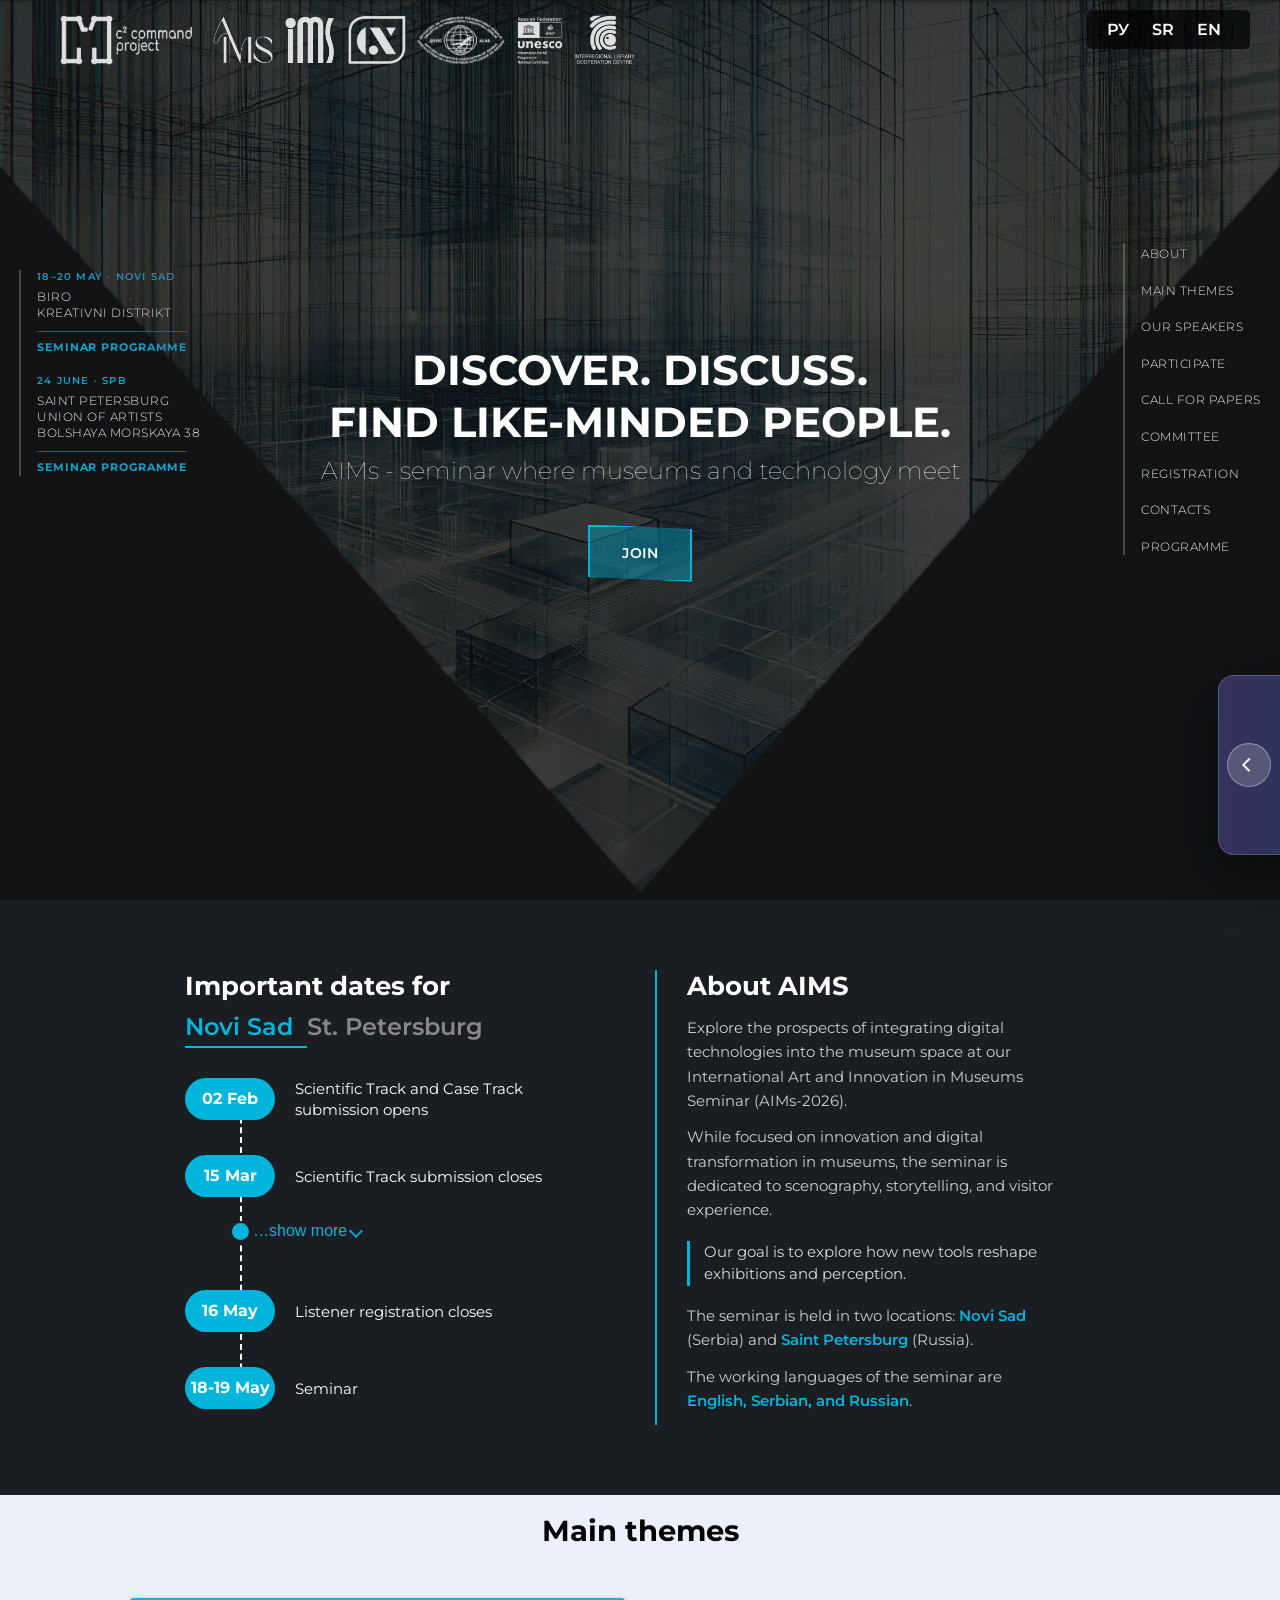
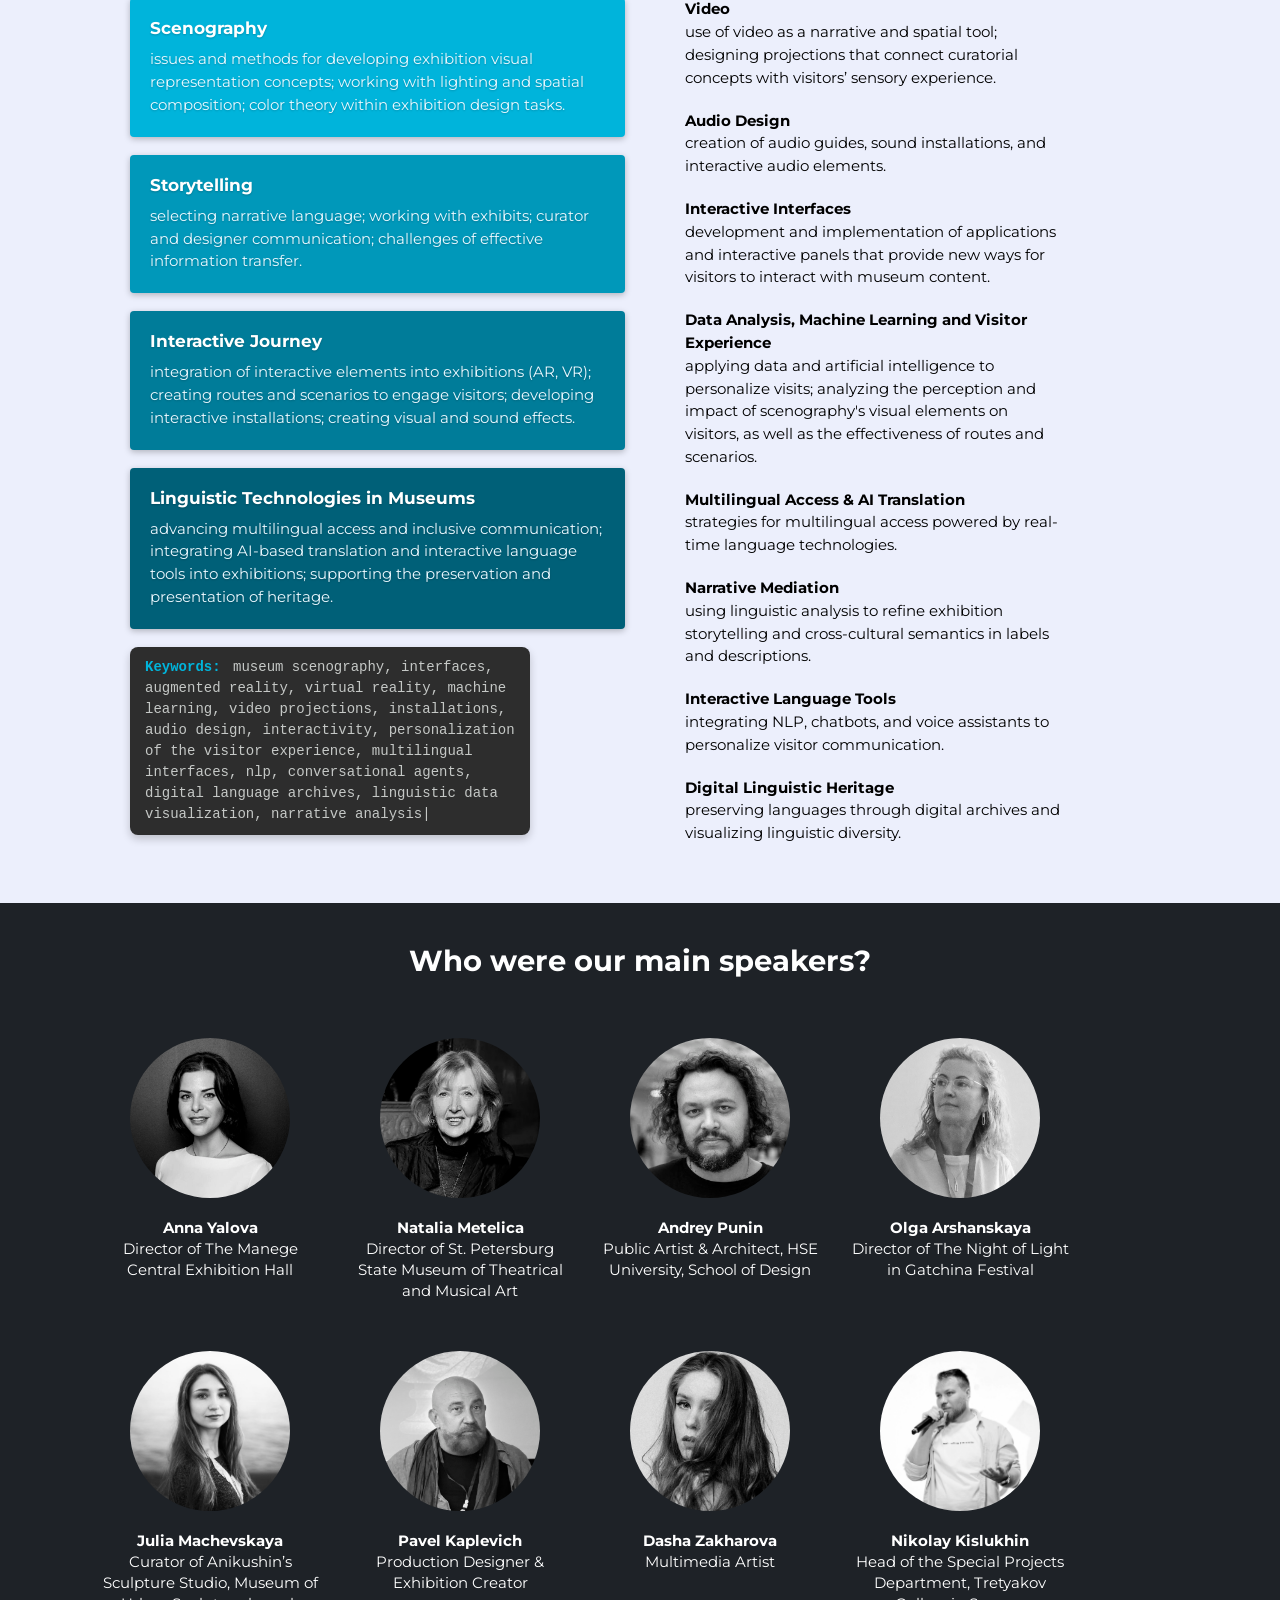
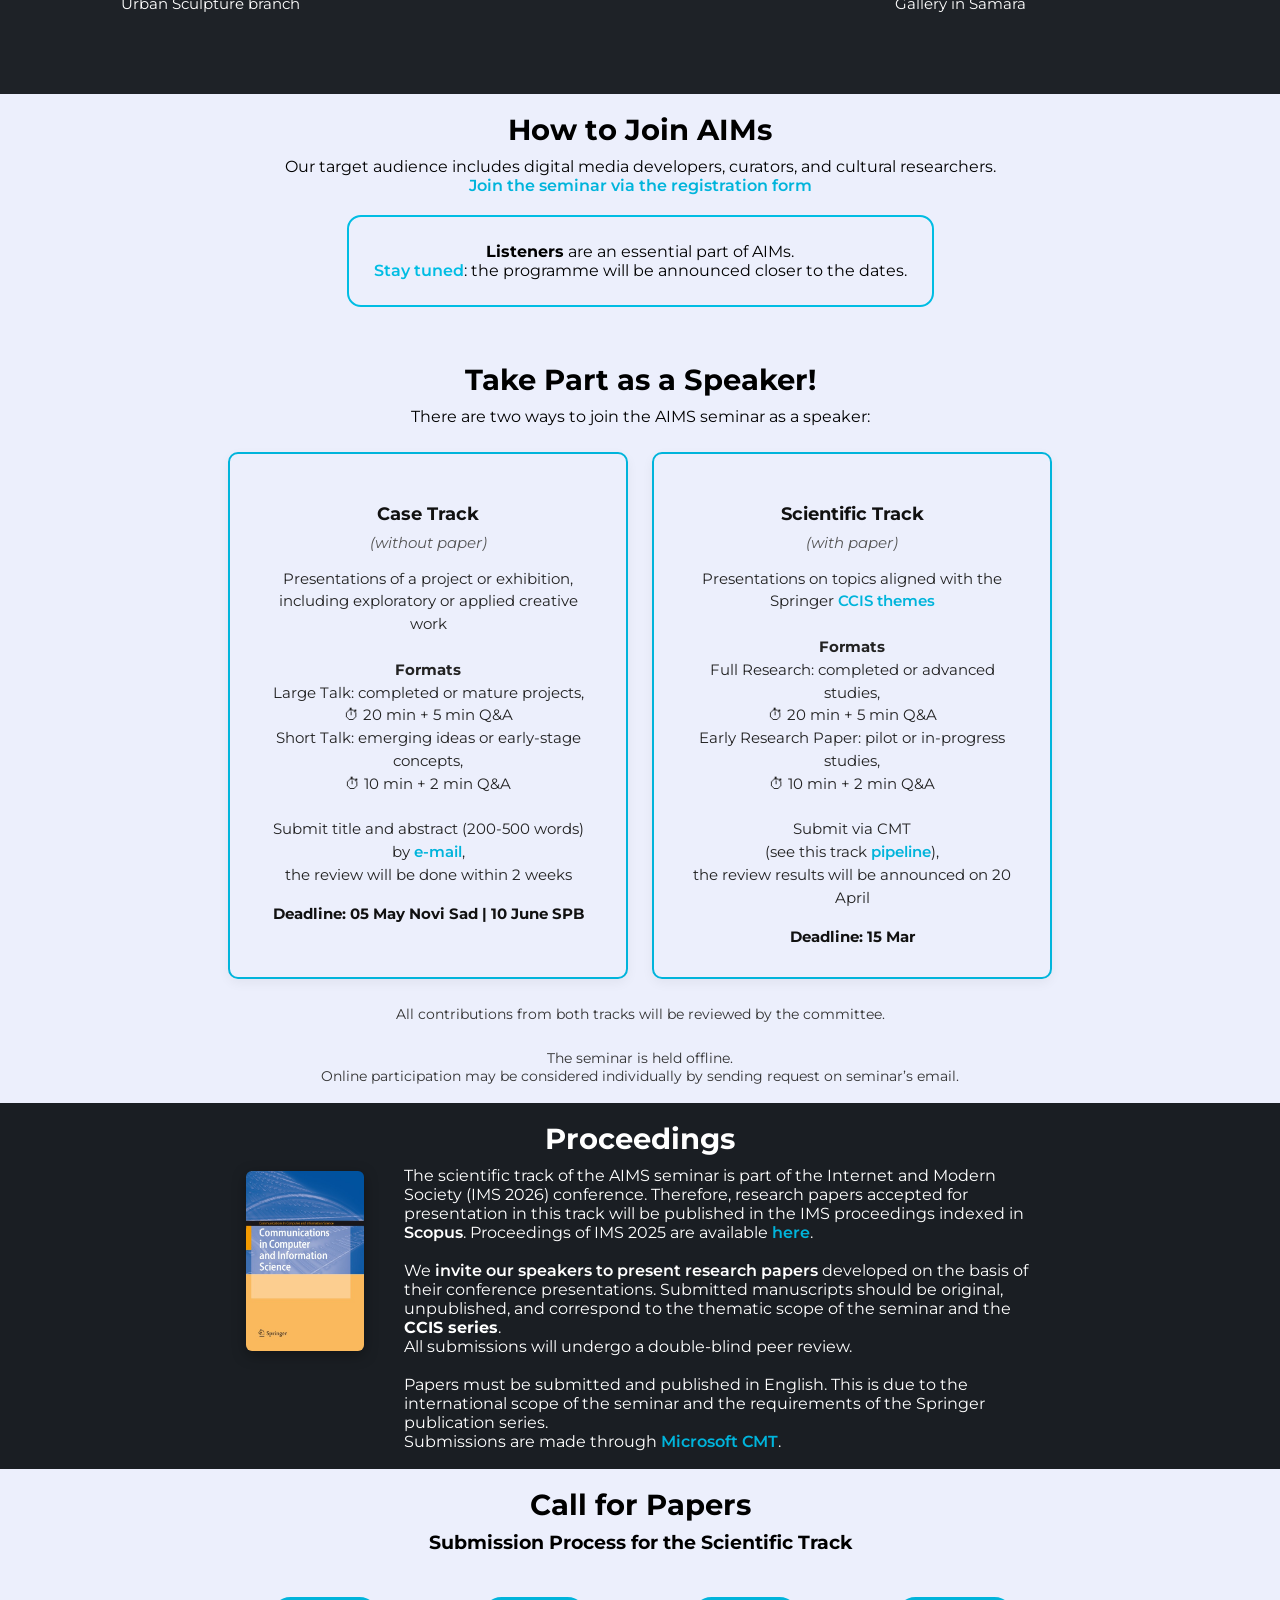
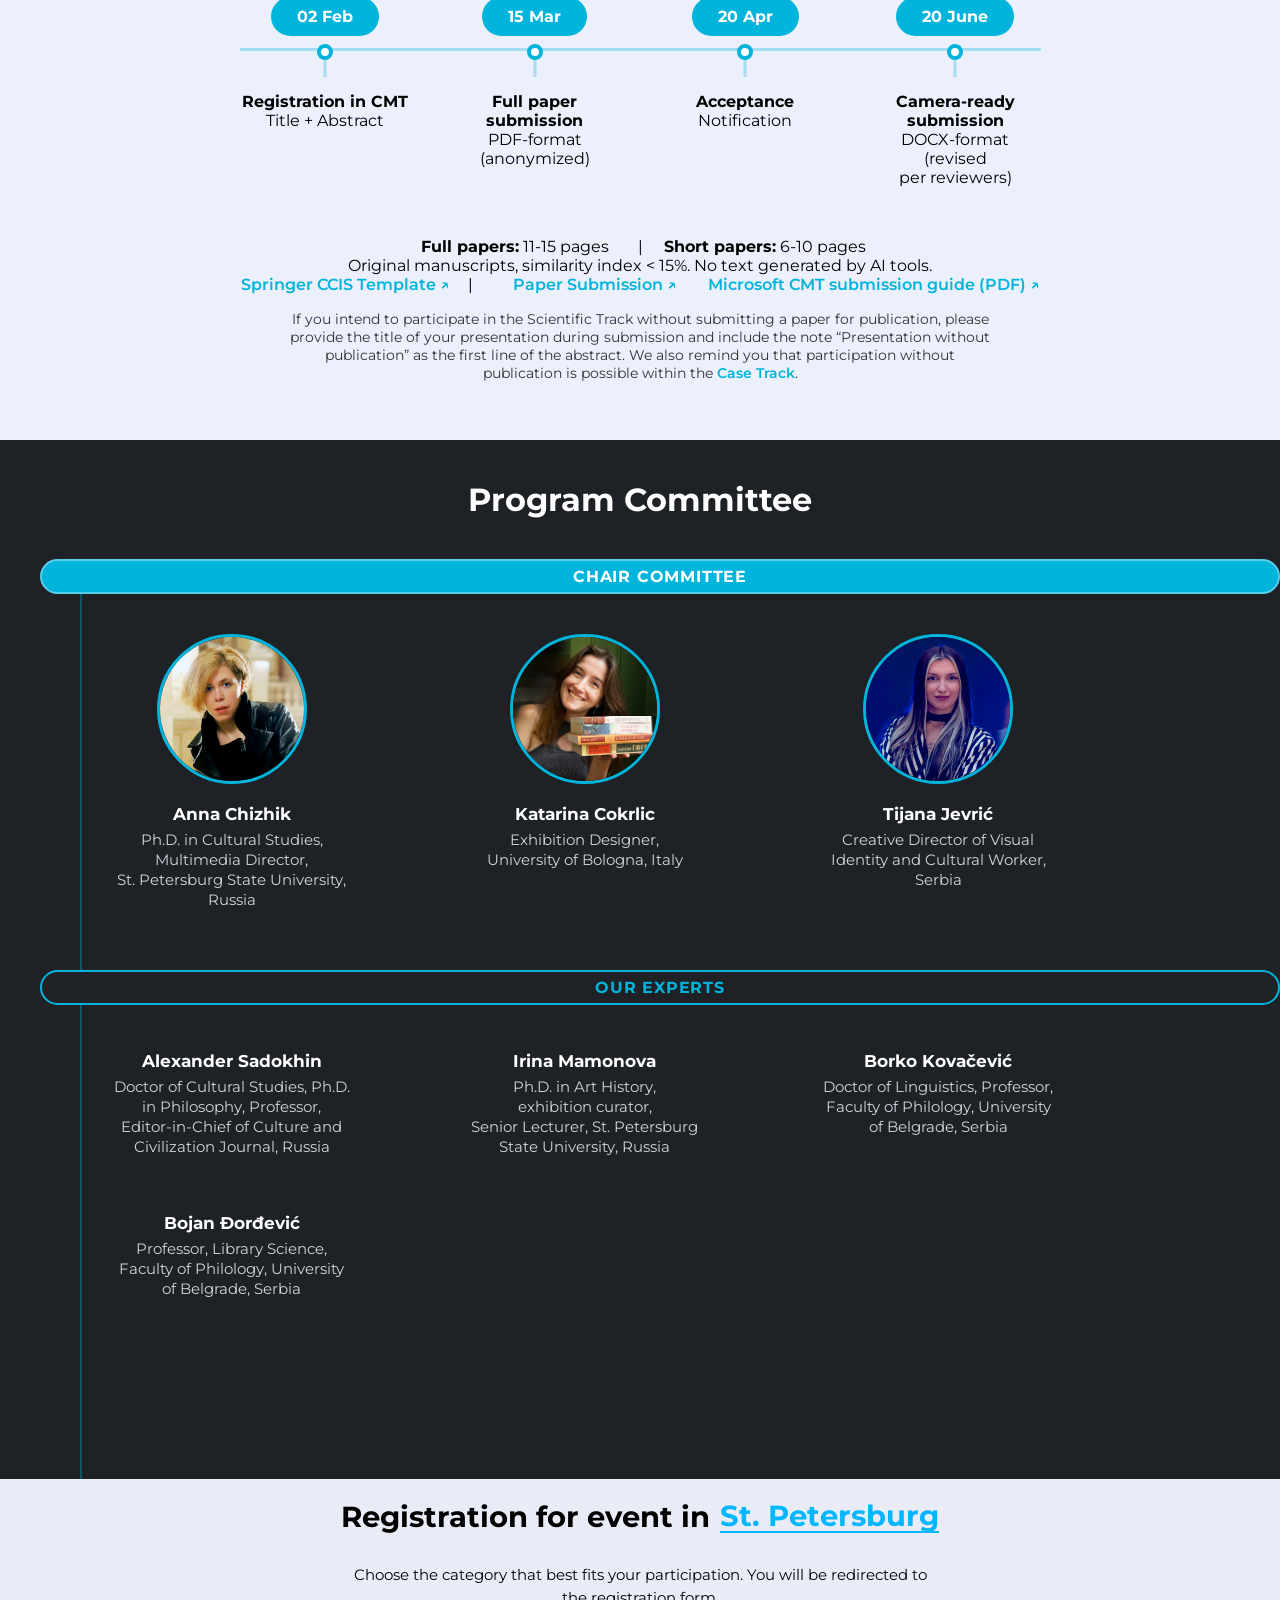
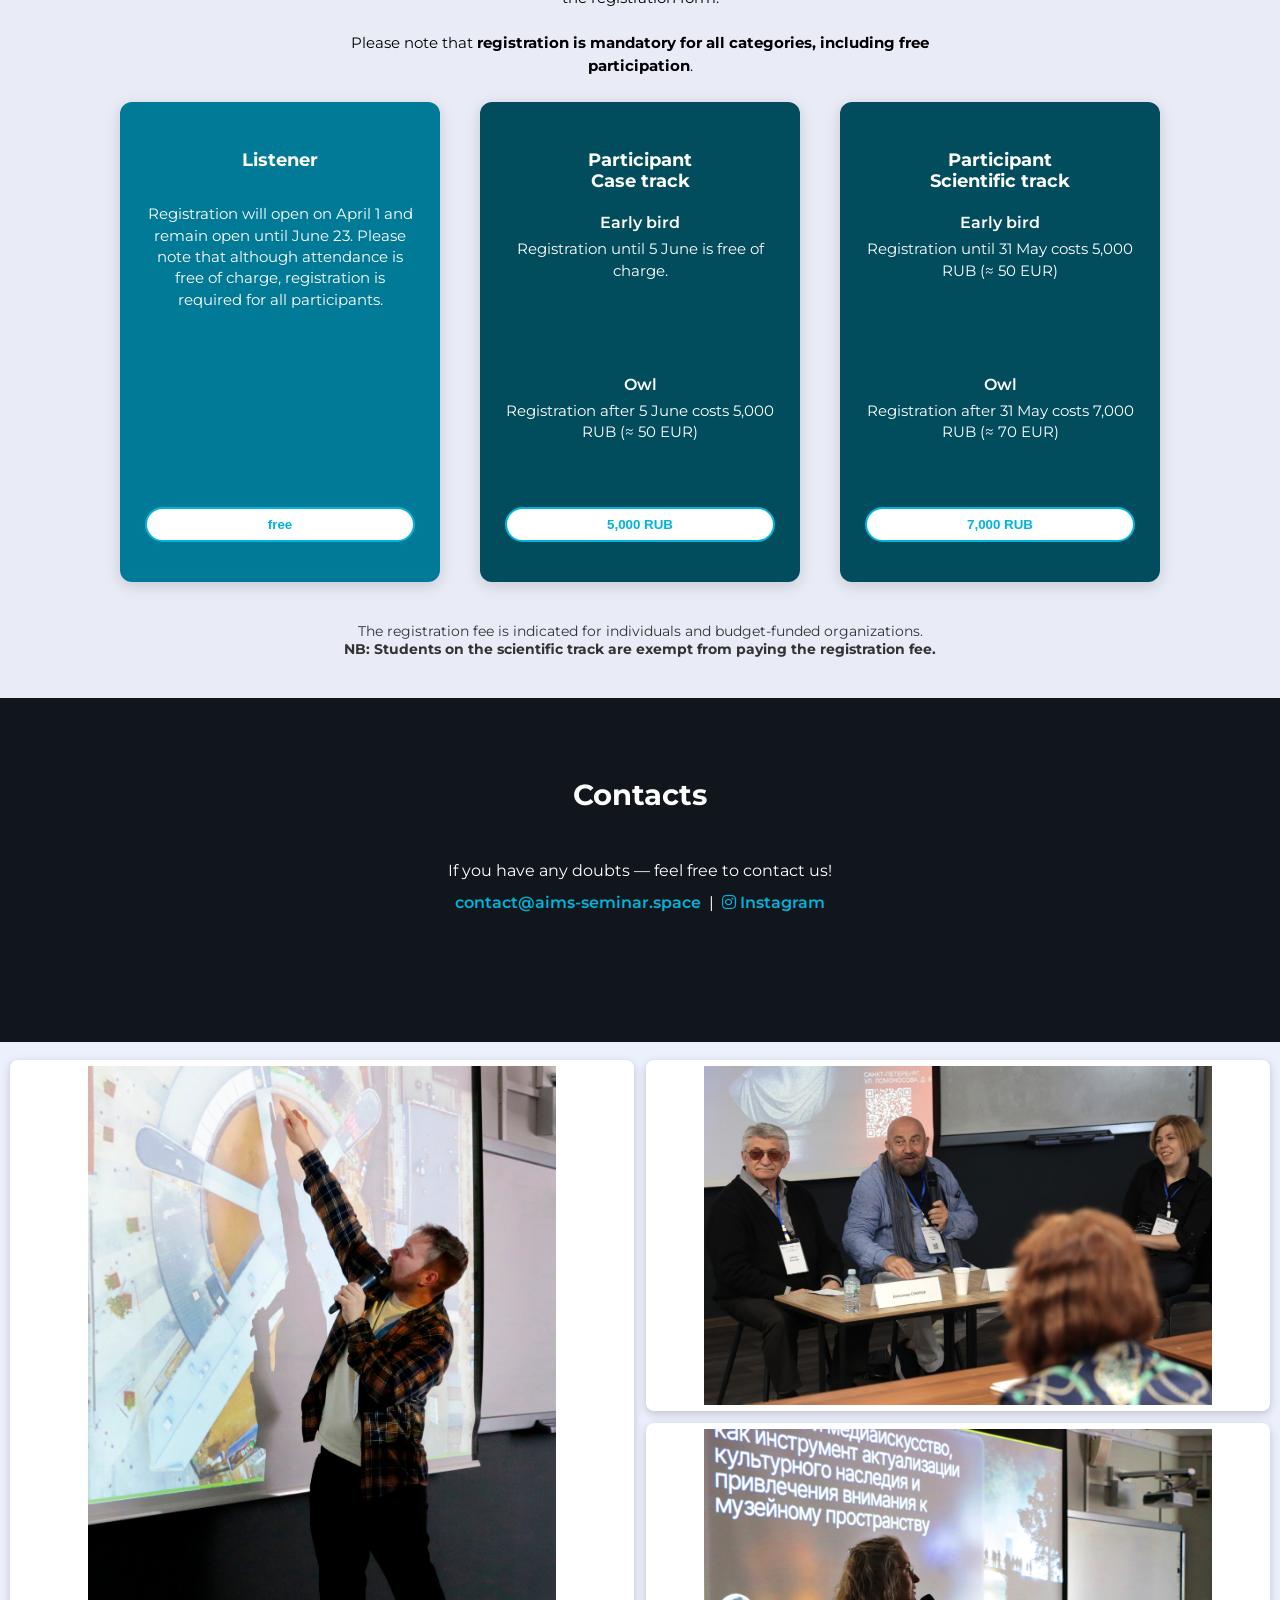
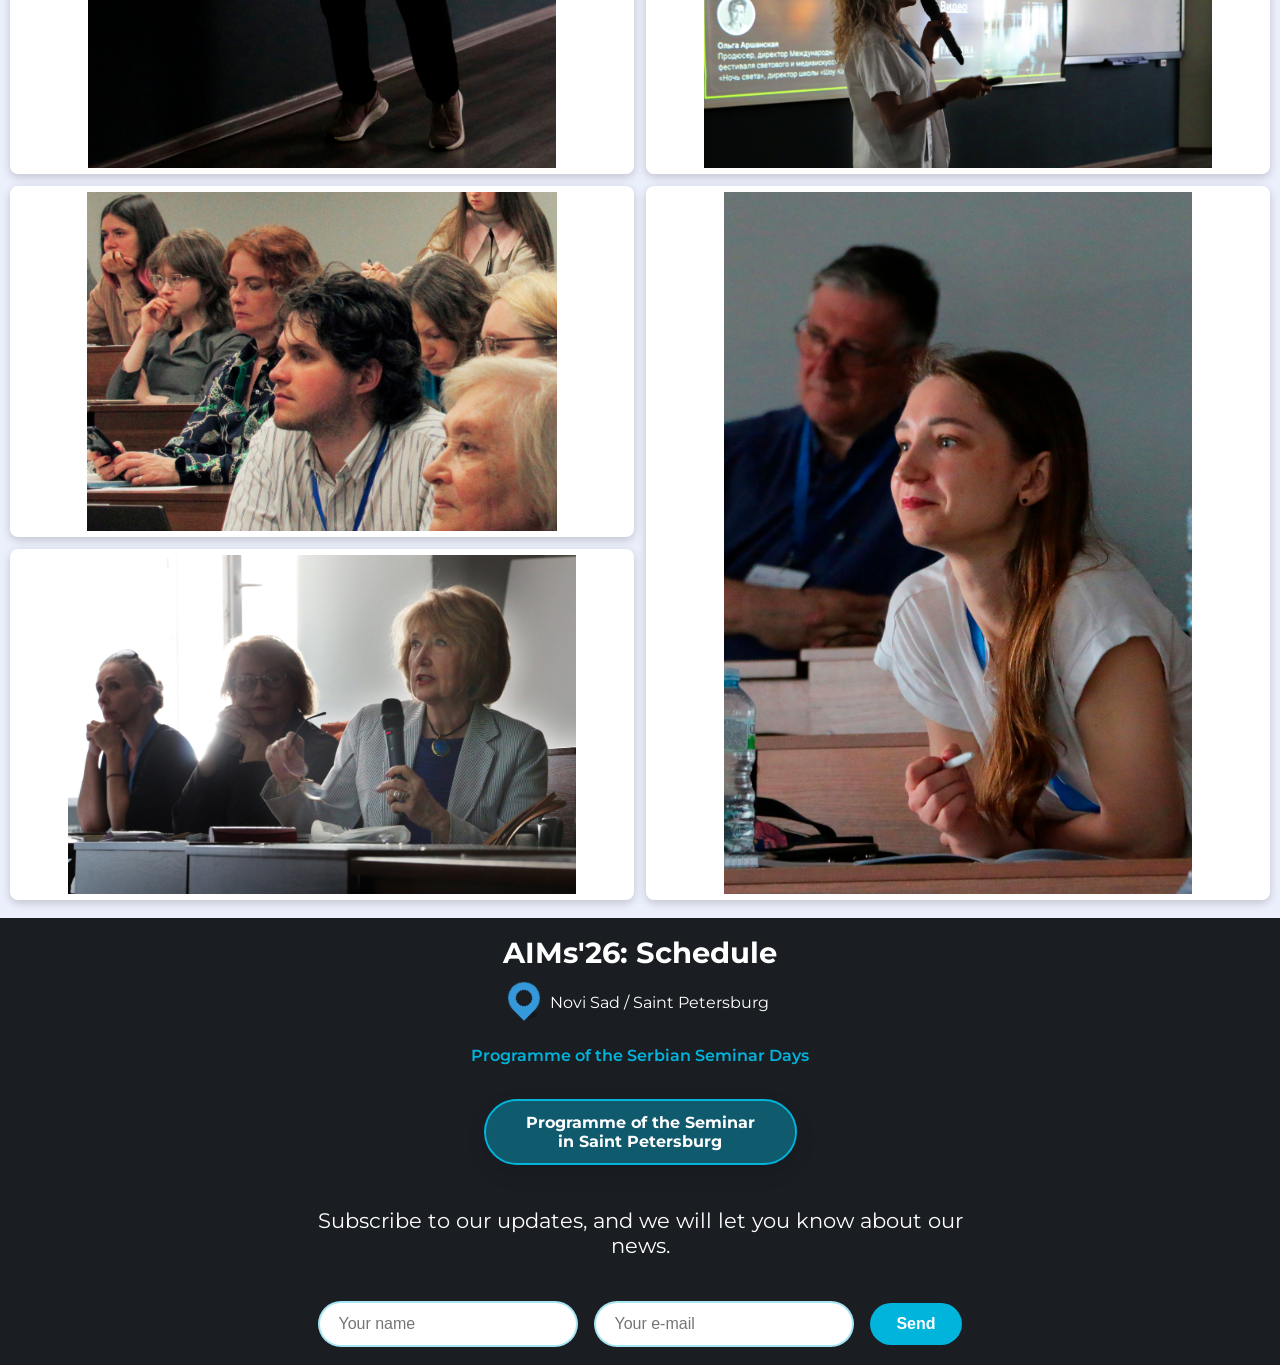
<file: index.html>
<!DOCTYPE html>
<html lang="ru">

<head>
  <meta charset="UTF-8">
  <meta name="viewport" content="width=device-width, initial-scale=1.0">
  <link rel="stylesheet" href="style.css">
  <link rel="stylesheet" href="https://cdnjs.cloudflare.com/ajax/libs/font-awesome/5.15.1/css/all.min.css">

  <meta name="keywords" content="museum, technology" />
  <meta name="author" content="Анна Чижик" />
  <link rel="icon" href="aims.ico" type="image/svg+xml">
  <title>AIMs: Международный семинар Искусство и инновации в музеях</title>
</head>

  

<body class="page">

  <!--всплывающая инфа-->
 <!--попап про продление-->
  <!--
  <aside class="deadline-tab is-collapsed" id="deadlineTab" aria-label="Обновление дедлайна">
    <div class="deadline-tab-panel" role="dialog" aria-modal="false">
      <button
        class="deadline-tab-toggle"
        id="deadlineTabToggle"
        type="button"
        aria-expanded="false"
        aria-label="Развернуть/свернуть"
      >
        <span class="deadline-tab-chevron" aria-hidden="true"></span>
      </button>

      <div class="deadline-tab-title">Дедлайн научного компонента продлён</div>
      <div class="deadline-tab-text">Дорогие коллеги, срок подачи заявок в научную секцию продлен до 2 апреля.</div>
      <a class="deadline-tab-btn" href="#proceedings">Подробнее о треке</a>
    </div>
  </aside>
-->
  <aside class="deadline-tab exhibition-tab is-collapsed" id="deadlineTab" aria-label="Открытие выставки Голоса рек">
      <div class="deadline-tab-panel" role="dialog" aria-modal="false">
        <button
          class="deadline-tab-toggle"
          id="deadlineTabToggle"
          type="button"
          aria-expanded="false"
          aria-label="Развернуть/свернуть"
        >
          <span class="deadline-tab-chevron" aria-hidden="true"></span>
        </button>

        <div class="deadline-tab-title">24 июня: открытие выставки «Голоса рек»</div>
        <div class="deadline-tab-text">
          24 июня после основной программы семинара в 18:00 состоится открытие выставки <strong>«Голоса рек»</strong>.<br>
          Открытие пройдёт по тому же адресу: Санкт-Петербургский Союз художников, Большая Морская, 38, зал "Квадрат".
        </div>
      </div>
    </aside>
  

    
    <div class="cursor"></div>
    <div class="cursor-border"></div>
    <header>
      <div class="logo-group">
        <a href="#" class="c-command"><img src="logo.png"/>
        </a>
        <a href="#about" class="logo">
          <img src="aims_logo.png" alt="AIMs" class="avatar">
        </a>
        <a href="https://ims.itmo.ru/eng/">
          <img src="ims-logo.png" alt="IMS" class="partner-logo">
        </a>
        <a href="https://spbsh.ru">
          <img src="sh.png" alt="SH" class="partner-logo">
        </a>
        <a href="https://dpls-alas.rs/en/index.html">
          <img src="DPLS1.png" alt="DPLS" class="partner-logo">
        </a>
        <a href="https://unesco.ru/activity/ifap/">
          <img src="UNESCO_bw.png" alt="UNESCO IFAP" class="partner-logo">
        </a>
        <a href="http://mcbs.ru/">
          <img src="mcbs_bw.png" alt="Interregional Library Cooperation Centre" class="partner-logo">
        </a>
      </div>
      


      <!-- вертикальное меню --> 
      <nav class="site-nav">
        <div class="menu-wrapper">
          <ul class="underline-menu">
            <li class="active"><a href="#about">О нас</a></li>
            <li><a href="#themes">Главные темы</a></li>
            <li><a href="#speakers-section">Наши докладчики</a></li>
            <li><a href="#take-part">Как учавствовать</a></li>
            <li><a href="#proceedings">Приём статей</a></li>
            <li><a href="#committee">Организаторы</a></li>
            <li><a href="#registration">Регистрация</a></li>
            <li><a href="#contacts">Контакты</a></li>
            <li><a href="#program">Программа</a></li>
          </ul>
        </div>
      </nav>
      <div class="language-switcher">
        <a href="index.html" class="lang " data-lang="ru">РУ</a> | 
        <a href="index-sr.html" class="lang" data-lang="sr">SR</a> | 
        <a href="index-en.html" class="lang" data-lang="en">EN</a> 
      </div>
      
     
  
      
    </header>
    
    <!-- бургер --> 
    <input type="checkbox" id="burger-toggle" />
    <label for="burger-toggle" class="burger-menu">
      <div class="line"></div>
      <div class="line"></div>
      <div class="line"></div>
    </label>
    <div class="overlay"></div>
    
    <nav class="burger-nav">
      <ul>
        <li class="active"><a href="#about">О нас</a></li>
            <li><a href="#themes">Главные темы</a></li>
            <li><a href="#speakers-section">Наши докладчики</a></li>
            <li><a href="#take-part">Как учавствовать</a></li>
            <li><a href="#proceedings">Приём статей</a></li>
            <li><a href="#committee">Организаторы</a></li>
            <li><a href="#registration">Регистрация</a></li>
            <li><a href="#contacts">Контакты</a></li>
            <li><a href="#program">Программа</a></li>
      </ul>
    </nav>

    <div id="registration-info" class="popup hidden">
      <div class="popup-content">
        <span class="popup-close">&times;</span>
        <p>
          Семинар в Нови-Саде состоится <strong>18–19 мая 2026 года</strong>.<br><br>

          <!--

          Ранняя регистрация для докладчиков и слушателей откроется
          <strong>21 апреля 2026 года</strong>.<br><br>

          Стандартная регистрация откроется <strong>3 мая 2026 года</strong>.<br><br>

          <a href="#subscribe-form">Подпишитесь на обновления.</a>
        -->
          В настоящее время открыта ранняя регистрация. Стандартная откроется после её завершения.<br><br>
          <a href="#subscribe-form">Вы можете подписаться на обновления.</a>
        </p>
      </div>
    </div>
    <div id="registration-info-spb" class="popup hidden">
    <div class="popup-content">
      <span class="popup-close">&times;</span>
      <p>
        Семинар в Санкт-Петербурге состоится <strong>24 июня 2026 года</strong>.<br><br>

        <!--
        Ранняя регистрация для докладчиков и слушателей откроется
        <strong>1 апреля 2026 года</strong>.<br><br>
    
        Стандартная регистрация для докладчиков откроется
        <strong>5 июня 2026 года</strong>.-->
        
        
        В настоящее время открыта ранняя регистрация для докладчиков. Стандартная откроется после её завершения.<br><br>
        
        <a href="#subscribe-form">Вы можете подписаться на обновления.</a>
      </p>
      </div>
    </div>


    <main>

      
      
      <!-- Интро -->
      <section class="intro-section" id="home">
        <div class="hero-locations"> 
          <div class="hero-location hero-location-ns">
            <span>18–20 МАЯ · НОВИ-САД</span>
            BIRO<br>
            Kreativni Distrikt

            <a class="hero-location-link" href="program-aims2026.html">
              Программа семинара
            </a>
          </div>

          <div class="hero-location hero-location-spb">
            <span>24 ИЮНЯ · СПБ</span>
            Санкт-Петербургский<br>
            Союз художников<br>
            Большая Морская, 38

            <a class="hero-location-link" href="AIMs-2026_program_spb.html">
              Программа семинара
            </a>
          </div>
        </div>
        <h1>
          Исследуйте. Обсуждайте. <span class="intro-break">Находите единомышленников.</span>
        </h1>
        <h2>АIMs - место где встречаются музеи и цифровые технологии</h2>
        <div class="hero-venues">

        <a
          class="btn btn-ghost btn-gradient"
          href="#registration"
        >
          Регистрация
        </a>
       
      </section>

      <!-- Раздел "О семинаре" -->
      <section class="normal-section " id="about">
        <div class="about-aims-wrapper">
          <div class="important-dates">
          <div class="dates-header">
            <h2 class="section-title light">Важные даты</h2>
            <div class="city-tabs on-new-line">
              <button class="city-tab active" data-city="belgrade">Нови-Сад</button>
              <button class="city-tab" data-city="spb">Санкт-Петербург</button>
            </div>
          </div>


          <!-- Belgrade timeline -->
          <div class="dates-timeline" id="belgrade-timeline" 
          data-more-label="…показать ещё"
          data-hide-label="скрыть">
            <div class="timeline-item" data-key="open_submission">
              <div class="date-bubble">02.02</div>
              <div class="timeline-text">Старт приёма заявок (научная и прикладная секции)</div>
            </div>
            <div class="timeline-item" data-key="close_science">
              <div class="date-bubble">15.03</div>
              <div class="timeline-text">Окончание приёма заявок в научную секцию</div>
            </div>
            <div class="timeline-item" data-key="peer_review">
              <div class="date-bubble">20.04</div>
              <div class="timeline-text">Результаты рецензирования (научная секция)</div>
            </div>
            <div class="timeline-item" data-key="early_reg">
              <div class="date-bubble">21.04</div>
              <div class="timeline-text">Ранняя регистрация для участников<br /> и слушателей</div>
            </div>
            <div class="timeline-item" data-key="close_case">
              <div class="date-bubble">01.05</div>
              <div class="timeline-text">Окончание приёма заявок в прикладную секцию</div>
            </div>
            <div class="timeline-item" data-key="schedule_draft">
              <div class="date-bubble">02.05</div>
              <div class="timeline-text">Предварительная программа семинара</div>
            </div>
            <div class="timeline-item" data-key="regular_reg">
              <div class="date-bubble">03.05</div>
              <div class="timeline-text">Начало общей регистрации</div>
            </div>
            <div class="timeline-item" data-key="schedule_live">
              <div class="date-bubble">12.05</div>
              <div class="timeline-text">Программа семинара</div>
            </div>
            <div class="timeline-item" data-key="close_listener">
              <div class="date-bubble">16.05</div>
              <div class="timeline-text">Окончание регистрации слушателей</div>
            </div>
            <div class="timeline-item" data-key="seminar">
              <div class="date-bubble">18-19.05</div>
              <div class="timeline-text">Семинар</div>
            </div>
          </div>

          <!-- Saint Petersburg timeline -->
          <div class="dates-timeline" id="spb-timeline"
               data-more-label="…показать ещё"
               data-hide-label="скрыть">
            <div class="timeline-item" data-key="open_submission">
              <div class="date-bubble">02.02</div>
              <div class="timeline-text">Старт приёма заявок (научная и прикладная секции)</div>
            </div>
            <div class="timeline-item" data-key="close_science">
              <div class="date-bubble">15.03</div>
              <div class="timeline-text">Окончание приёма заявок в научную секцию</div>
            </div>
            <div class="timeline-item" data-key="early_reg">
              <div class="date-bubble">01.04</div>
              <div class="timeline-text">Ранняя регистрация для участников<br /> и слушателей</div>
            </div>
            <div class="timeline-item" data-key="peer_review">
              <div class="date-bubble">21.04</div>
              <div class="timeline-text">Результаты рецензирования (научная секция)</div>
            </div>
            <div class="timeline-item" data-key="regular_reg">
              <div class="date-bubble">31.05</div>
              <div class="timeline-text">Начало общей регистрации (науч.секция)</div>
            </div>
            <div class="timeline-item" data-key="regular_reg">
              <div class="date-bubble">05.06</div>
              <div class="timeline-text">Начало общей регистрации (прикл.секция)</div>
            </div>
            <div class="timeline-item" data-key="close_case">
              <div class="date-bubble">10.06</div>
              <div class="timeline-text">Окончание приёма заявок в прикладную секцию</div>
            </div>
            <div class="timeline-item" data-key="schedule_live">
              <div class="date-bubble">15.06</div>
              <div class="timeline-text">Программа семинара</div>
            </div>
            <div class="timeline-item" data-key="close_listener">
              <div class="date-bubble">23.06</div>
              <div class="timeline-text">Окончание регистрации слушателей</div>
            </div>
            <div class="timeline-item" data-key="seminar">
              <div class="date-bubble">24.06</div>
              <div class="timeline-text">Семинар</div>
            </div>
          </div>
        </div>
        <div class="about-aims">
          <h2>Об AIMS</h2>
          <p>
            Изучите перспективы интеграции цифровых технологий в музейное пространство на нашем Международном семинаре "Искусство 
            и инновации в музеях" (AIMs-2026).
          </p>
          <p>
            Хотя семинар в первую очередь посвящен мультимедийным и цифровым технологиям в музеях, 
            он также охватывает проблематику сценографии, экспозиционного повествования и зрительского восприятия. 
            
          <p class="goal">Наша цель – исследовать, как новые инструменты трансформируют выставки и их восприятие.</p>
          </p>
          <p>
           Семинар проводится в двух локациях: <b>Нови-Сад</b> (Сербия) и <b>Санкт-Петербург</b> (Россия).
          </p>
          <p>
            Рабочие языки семинара – <b>английский, сербский и русский</b>.
          </p>
        </div>
      </section>

      <!-- Раздел тем --> 
      <section class="normal-section" id="themes">
        <h2 class="section-title dark ">Главные темы</h2>
        <div class="themes-wrapper">
          <div class="themes-left">
            <div class="theme-box">
              <h3>Выставочный дизайн</h3>
              <p>вопросы и методы разработки концепций визуального представления экспозиций; 
                работа с освещением и пространственной композицией; 
                теория цвета в задачах выставочного дизайна.
              </p>
            </div>
            <div class="theme-box">
              <h3>Нарратив экспозиции</h3>
              <p>выбор повествовательного языка; 
                работа с экспонатами; коммуникация между куратором и дизайнером; 
                проблемы эффективной передачи информации.
              </p>
            </div>
            <div class="theme-box">
              <h3>Интерактивное путешествие</h3>
              <p>интеграция интерактивных элементов в выставки (дополненная реальность, виртуальная реальность); 
                создание маршрутов и сценариев для вовлечения посетителей; разработка интерактивных инсталляций; 
                создание визуальных и звуковых эффектов.
              </p>
            </div>
            <div class="theme-box">
              <h3>Лингвистические технологии в музеях</h3>
              <p>
                содействие многоязычному доступу и инклюзивному общению; 
                интеграция перевода на основе ИИ и интерактивных языковых инструментов в выставки; 
                поддержка сохранения и представления культурного наследия.
              </p>
            </div>
            <div class="keywords-block"> 
              <span class="keywords-label">Ключевые слова:</span> 
               выставочный дизайн, инсталляции, аудиодизайн, интерактивность, персонализация пользовательского опыта, 
               видеопроекции, интерфейсы, дополненная реальность, 
               виртуальная реальность, машинное обучение,  
               многоязычные интерфейсы, NLP, разговорные агенты, 
               цифровые языковые архивы, нарративный анализ <span class="blinking-cursor" style="color: #c5c8c6;">|</span>
            </div>
          </div>
          <div class="themes-right">
            <ul>
              <li><strong>Видео</strong><br> 
                использование видео как средства повествования и пространственного восприятия; 
                разработка проекций, связывающих кураторские концепции с сенсорным опытом посетителей.
              </li>
              <li><strong>Аудиодизайн</strong><br>
                создание аудиогидов, звуковых инсталляций и интерактивных аудиоэлементов.
              </li>
              <li><strong>Интерактивные интерфейсы</strong><br>
                разработка и внедрение приложений и интерактивных панелей, 
                предоставляющих посетителям новые способы взаимодействия с содержанием музея.
              </li>
              <li><strong>Анализ данных, машинное обучение и пользовательский опыт</strong><br>
                применение анализа данных и методов машинного обучения для персонализации опыта посетителей.
              </li>
              <li>
                <strong>Многоязычный доступ и перевод с использованием ИИ</strong><br>
                стратегии для обеспечения многоязычного доступа на основе языковых технологий в режиме реального времени.
              </li>

              <li>
                <strong>Нарративная медиация</strong><br>
                использование лингвистического анализа для уточнения повествования на выставках и межкультурной семантики в этикетках и описаниях.
              </li>

              <li>
                <strong>Интерактивные языковые инструменты</strong><br>
                использование NLP в музейных практиках, 
                интеграция чат-ботов и голосовых помощников для персонализации общения с посетителями.
              </li>

              <li>
                <strong>Цифровое лингвистическое наследие</strong><br>
                сохранение языков посредством цифровых архивов и визуализация языкового разнообразия.
              </li>

            </ul>
          </div>
        </div>
      </section>

      <!-- Раздел наши спикеры --> 
      <section class="speakers-section" id="speakers-section">
        <div class="speakers-container">
          <h2 class="section-title">Ключевые докладчики AIMs</h2>
          <div class="speakers-grid">
            <div class="speaker-card" data-img="speaker1">
              <img src="./img/speaker1.jpeg" alt="Anna Yalova" class="speaker-photo">
              <p class="speaker-info">
                <strong>Анна Ялова</strong><br>
                директор Центрального выставочного зала «Манеж»
              </p>
            </div>

            <div class="speaker-card" data-img="speaker2">
              <img src="./img/speaker2.jpg" alt="Natalia Metelica" class="speaker-photo">
              <p class="speaker-info">
                <strong>Наталья Метелица</strong><br>
                директор Санкт-Петербургского государственного музея театрального и музыкального искусства
              </p>
            </div>

            <div class="speaker-card" data-img="speaker6">
              <img src="./img/speaker6.jpg" alt="Andrey Punin" class="speaker-photo">
              <p class="speaker-info">
                <strong>Андрей Пунин</strong><br>
                художник и архитектор, Школа дизайна НИУ ВШЭ
              </p>
            </div>

            <div class="speaker-card" data-img="speaker5">
              <img src="./img/speaker5.jpg" alt="Olga Arshanskaya" class="speaker-photo">
              <p class="speaker-info">
                <strong>Ольга Аршанская</strong><br>
                директор международного фестиваля светового и медиаискусства «Ночь света»
              </p>
            </div>

            <div class="speaker-card" data-img="speaker3">
              <img src="./img/speaker3.jpg" alt="Julia Machevskaya" class="speaker-photo">
              <p class="speaker-info">
                <strong>Юлия Мачевская</strong><br>
                куратор Мастерской М.К. Аникушина, филиал Музея городской скульптуры
              </p>
            </div>

            <div class="speaker-card" data-img="speaker7">
              <img src="./img/speaker7.jpg" alt="Pavel Kaplevich" class="speaker-photo">
              <p class="speaker-info">
                <strong>Павел Каплевич</strong><br>
                художник-постановщик, автор и продюсер выставочных проектов
              </p>
            </div>

            <div class="speaker-card" data-img="speaker4">
              <img src="./img/speaker4.jpg" alt="Dasha Zakharova" class="speaker-photo">
              <p class="speaker-info">
                <strong>Даша Захарова</strong><br>
                Мультимедийный художник
              </p>
            </div>

            <div class="speaker-card" data-img="speaker10">
              <img src="./img/speaker10.jpg" alt="Nikolay Kislukhin" class="speaker-photo">
              <p class="speaker-info">
                <strong>Николай Кислухин</strong><br>
                руководитель отдела специальных проектов Третьяковской галереи в Самаре
              </p>
            </div>
             
          </div>
        </div>
      </section>

    

      <!-- Раздел "прими участие как спикер" --> 
      <section class="normal-section light-background" id="take-part">
        <h2 class="section-title dark">Как присоединиться к семинару</h2>
        <div class="takepart-intro">
          <p>Целевой аудиторией семинара являются кураторы выставок, IT-специалисты, создающие цифровой и мультимедийный контент для музеев, а также искусствоведы и культурологи. <br> 
            <br><a href="#registration">Для участия в семинаре необходимо пройти регистрацию.</a></p>
          <div class="takepart-wrapper">
            <div class="takepart-highlight">
              <p><strong>Слушатели</strong>  являются неотъемлемой частью AIMs.</p>
              <a href="#program">Следите за обновлениями:</a> программа будет опубликована ​​ближе к датам проведения семинара.
            </div>
          </div>
        </div>


        <h2 class="section-title dark">Примите участие в качестве докладчика!</h2>
        <p class="section-subtitle">Предусмотрены два формата участия в семинаре AIMs в качестве докладчика:</p>
        <div class="tracks-container">
          <div class="track-card">
            <h3>Прикладная секция</h3>
            <p class="track-subtitle">(без публикации статьи)</p>
            <p>Доклады о реализованных проектах и выставках, включая экспериментальные и прикладные творческие практики</p>
            <br>
            <p><strong>Форматы докладов</strong></p>
            <p>
              Большая презентация: реализованные проекты и выставки,<br>
              ⏱ 20 мин + 5 мин на вопрос-ответ.<br>
              Короткая презентация: проекты и концепции на ранней стадии,<br>
              ⏱ 10 мин + 2 мин вопрос-ответ.
            </p>
            <br>
            <p>Название и аннотацию доклада (200-500 слов) необходимо отправить 
              на <a href="mailto:contact@aims-seminar.space" class="contact-mail">электронную почту семинара</a>,
              рецензирование занимает не более 2 недель</p>
            <p class="deadline">Окончание приёма заявок: <br>5 мая, Нови-Сад | 10 июня, СПБ</p>
          </div>
          <div class="track-card">
            <h3>Научная секция</h3>
            <p class="track-subtitle">(возможна публикация статьи)</p>
            <p>Доклады секции, претендующие на публикацию, должны соответствовать 
              тематике Springer&nbsp;<a href="https://link.springer.com/series/7899?error=cookies_not_supported&code=1208c622-cdc7-4c1d-96c5-70e245ee843b" target="_blank">CCIS</a></p>
            <br>
            <p><strong>Форматы докладов</strong></p>
            <p>
              Развёрнутый доклад: результаты завершённых исследований,<br>
              ⏱ 20 мин + 5 мин вопрос-ответ<br>
              Короткий доклад: исследования на ранней стадии,<br>
              ⏱ 10 мин + 2 мин вопрос-ответ.
            </p>
            <br>
            <p>Заявку необходимо подать через систему <a href="https://cmt3.research.microsoft.com/ITMOIMS2026/">CMT</a><br> (см. <a href="#proceedings">процедуру</a>), 
            <br />результаты рассмотрения будут опубликованы 20 апреля.
            </p>
            <p class="deadline">Окончание приёма заявок:<br>15 марта</p>
          </div>
        </div>
        <p class="note">Все материалы, представленные по обоим направлениям, будут рассмотрены программным комитетом.</p>
        <p class="note">
          Семинар проводится в очном формате.<br/> 
          Возможность участия в онлайн-формате может быть рассмотрена индивидуально путем отправки запроса на электронный адрес семинара.
        </p>
      </section>

      <!-- Раздел просидингов --> 
      <section class="normal-section dark-background" id="proceedings">
        <h2 class="section-title">Сборник трудов конференции</h2>
        <div class="proceedings-container">
          <div class="proceedings-image">
            <img src="./img/book.jpeg" alt="Communications in Computer and Information Science book cover">
          </div>
          <div class="proceedings-text">
            
            <p>
              Научная секция семинара AIMs является частью конференции «Интернет и современное общество» (IMS 2026). 
              Поэтому доклады, принятые к выступлению в этой секции, будут опубликованы в сборнике материалов конференции IMS, индексируемом в <strong>Scopus</strong>.
              Сборник IMS-2025 доступен <a href="https://link.springer.com/book/10.1007/978-3-032-05144-8">здесь</a>.
            </p>
            <br>
            
            <p>
              Мы <strong>приглашаем докладчиков представить научные статьи</strong>, 
              подготовленные на основе их выступлений на конференции. 
              Представленные рукописи должны быть оригинальными, ранее не опубликованными и соответствовать тематике семинара и <b>серии CCIS</b>.
            </p>
            <p>
              Все материалы проходят процедуру двойного слепого рецензирования.<br>
              <br>
              Статьи принимаются и публикуются на английском языке. Это обусловлено международным статусом семинара и требованиями издательской серии Springer.
              <br>
              Подача материалов осуществляется через систему <a href="https://cmt3.research.microsoft.com/ITMOIMS2026">Microsoft CMT</a>.
            </p>
          </div>
        </div>
      </section>

      <!-- Раздел от презентации к публикации  --> 
      <section class="normal-section light-background" id="publication-timeline">
        <h2 class="section-title dark publication-title">Процесс подачи заявки на научную секцию</h2> 
        <div class="pub-timeline-wrapper">
          <div class="pub-timeline">
            <div class="pub-timeline-step">
              <div class="pub-timeline-date">02.02</div>
              <div class="pub-timeline-dot"></div>
              <p><strong>Регистрация<br>в CMT</strong><br>название + аннотация</p>
            </div>
            <div class="pub-timeline-step">
              <div class="pub-timeline-date">15.03</div>
              <div class="pub-timeline-dot"></div>
              <p><strong>Загрузка<br>статьи</strong><br>PDF-формат<br>(анонимная версия)</p>
            </div>
            <div class="pub-timeline-step">
              <div class="pub-timeline-date">20.04</div>
              <div class="pub-timeline-dot"></div>
              <p><strong>Результаты</strong><br>рецензирования</p>
            </div>
            <div class="pub-timeline-step">
              <div class="pub-timeline-date">20.06</div>
              <div class="pub-timeline-dot"></div>
              <p><strong>Загрузка<br>итоговой версии статьи</strong><br>DOCX-формат<br>(с правками<br> после рецензии)</p>
            </div>
          </div>
          <div class="pub-timeline-info">
            <p class="pub-row">
              <span class="pub-left"><strong>Полные статьи:</strong> 11-15 страниц</span>
              <span class="pub-sep">|</span>
              <span class="pub-right"><strong>Короткие статьи:</strong> 6-10 страниц</span>
            </p>
            
            <p  class="pub-text">Представляемые рукописи должны быть оригинальными (индекс сходства &lt; 15%).<br> 
              Тексты, созданные с использованием инструментов ИИ, не допускаются.
            </p>
            <p class="pub-row">
              <span class="pub-left">
                <a href="/springer_ template.docm" class="pub-timeline-link">Шаблон Springer ↗</a>
              </span>
              <span class="pub-sep">|</span>
              <span class="pub-right">
                <a href="https://cmt3.research.microsoft.com/ITMOIMS2026/" class="pub-timeline-link">Подача статей ↗</a>
              </span>
              <a href="/AIMs-2026_CMT_manual.pdf" class="pub-timeline-link">
                CMT: инструкция (PDF) ↗
              </a>

            </p>
            
            <p class="note">
             Если участие в научной секции планируется без публикации статьи, 
             при подаче заявки необходимо указать название доклада, 
             а в начале аннотации первой строкой добавить пометку: «Доклад без публикации».
             Также напоминаем, что участие без публикации возможно в рамках <a href="#take-part">Прикладной секции</a>.

            </p>
          </div>
        </div>
      </section>



      <!-- Раздел комитета --> 
      <section id="committee">
        <h2>Программный комитет</h2>

        <div class="committee-label-wrapper">
            <div class="committee-tag">Сопредседатили ПК</div>
        </div>

        <div class="committee-grid committee-grid-top">

          <div class="committee-member">
            <img src="./img/Chizhik.jpg" alt="chizhik" class="committee-photo">
            <p class="committee-name">Анна Чижик</p>
            <p class="committee-info">кандидат культурологии, режиссер мультимедийных проектов,
              <br />  доцент, Санкт-Петербургский государственный университет, Россия</p>
          </div>
          <div class="committee-member">
            <img src="./img/Cokrlic.jpg" alt="cokrlic" class="committee-photo">
            <p class="committee-name">Катарина Чокрлич</p>
            <p class="committee-info">дизайнер выставок,<br /> Болонский университет, Италия</p>
          </div>
          <div class="committee-member">
            <img src="./img/Jevrić.jpg" alt="Tijana Jevrić" class="committee-photo">
            <p class="committee-name">Тияна Йеврич</p>
            <p class="committee-info">креативный директор по визуальной идентичности и работник культуры, Сербия</p>
          </div>
        </div>

        <div class="committee-label-wrapper">
            <div class="committee-tag secondary">Наши эксперты</div>
        </div>

        <div class="committee-grid committee-grid-bottom">
          <div class="committee-member no-photo">
            <p class="committee-name">Александр Садохин</p>
            <p class="committee-info">
              доктор культурологии, кандидат философских наук, профессор,<br>
             главный редактор журнала "Культура и цивилизация", Россия
            </p>
          </div>
         
          <div class="committee-member no-photo">
            <p class="committee-name">Ирина Мамонова</p>
            <p class="committee-info">
              кандидат искусствоведения,<br> куратор выставок,<br>
              доцент, Санкт-Петербургский государственный университет, Россия
            </p>
          </div>
          <div class="committee-member no-photo">
            <p class="committee-name">Борко Ковачевич</p>
            <p class="committee-info">
              доктор лингвистических наук, профессор,<br>
              Филологический факультет Белградского университета, Сербия
            </p>
          </div>
          <div class="committee-member no-photo">
            <p class="committee-name">Бойан Джорджевич</p>
            <p class="committee-info">
              профессор библиотечно-информационных наук,<br>
              Филологический факультет Белградского университета, Сербия
            </p>
          </div>
        </div>
        
      </section>
      
      <!-- Раздел регистрации --> 
      <section id="registration">
        <h2>Регистрация на мероприятие в <span class="registration-city">Санкт-Петербурге</span></h2>
        
        <p class="registration-intro">
          Пожалуйста, выберите желаемый формат участия,<br>после чего вы сможете заполнить регистрационную форму.
          <br>
          Обратите внимание,<br> что <strong>регистрация обязательна для всех участников</strong>.
        </p>

        
        <div class="registration-grid" id="registration-grid">

        <!-- St. Petersburg only -->

        <div class="registration-card highlight" data-city="spb">
          <h3>Слушатель</h3><br>

          <p>Регистрация откроется 1 апреля и продлится до 23 июня. 
            Обращаем внимание, что участие является бесплатным, однако регистрация обязательна.</p>
          <button 
            class="registration-btn" 
            type="button"
            onclick="window.open('https://aim-seminar.timepad.ru/event/3881547/#register', '_blank')"
          >
            Бесплатно
          </button>
          <!--
          <button class="registration-btn" data-popup="registration-info-spb">Бесплатно</button>
          -->
        </div>


        <div class="registration-card" data-city="spb">
          <h3>Докладчик<br>Прикладная секция</h3>

          <h4>Ранняя регистрация</h4>
          <p>Регистрация до 5 июня бесплатна.</p>
          <!--
          <button class="registration-btn" data-popup="registration-info-spb">Бесплатно</button>
           -->

          <h4>Стандартная регистрация</h4>
          <p>Регистрация после 5 июня стоит 5000 рублей (≈ 50 евро).</p>
          <button 
            class="registration-btn" 
            type="button"
            onclick="window.open('https://forms.gle/tdHF4rs7KKJ9XLDr8', '_blank')"
          >
            5,000 рублей
          </button>
        </div>

        <div class="registration-card" data-city="spb">
          <h3>Докладчик<br>Научная секция</h3>

          <h4>Ранняя регистрация</h4>
          <p>Регистрация до 31 мая стоит 5000 рублей (≈ 50 евро).</p>
          <!--
          <button class="registration-btn" data-popup="registration-info-spb">5,000 рублей</button>
          -->

          <h4>Стандартная регистрация</h4>
          <p>Регистрация после 31 мая стоит 7000 рублей (≈ 70 евро).</p>
          <button 
            class="registration-btn" 
            type="button"
            onclick="window.open('https://forms.gle/5jQF1zycusL3sZuo8', '_blank')"
          >
            7,000 рублей
          </button>
        </div>

      </div>

      
      <p class="registration-note">
        <p class="note">Размер организационного взноса указан для физических лиц и бюджетных организаций.</p>
        <strong>Важно: студенты и аспиранты, выступающие с докладом на научной секции,<br>освобождаются от уплаты регистрационного взноса.</strong>
      </p>
    </section>

    <!-- Раздел "Контактов" -->  
    <section class="normal-section dark-background" id="contacts">
      <div class="titles">
        <h2 class="section-title">Контакты</h2>
      </div>
      <div class="contact-intro">
        <p>Если у вас возникнут вопросы,<br> будем рады ответить — свяжитесь с нами!</p>
        <p><a href="mailto:contact@aims-seminar.space" class="contact-mail">contact@aims-seminar.space</a>
        &nbsp;|&nbsp;
        <a href="https://www.instagram.com/aims.seminar/" target="_blank" rel="noopener">
          <i class="fab fa-instagram"></i> Instagram
          <span class="insta-note">*</span>
        </a> 
        </p>
      </div>
    </section>

    <section class="normal-section light-background" id="gallery">
      <div class="aims-gallery">
        <figure class="frame v"><img src="7.jpg" alt="Gallery image 1"></figure>
        <figure class="frame h"><img src="1.jpg" alt="Gallery image 2"></figure>
        <figure class="frame h"><img src="5.jpg" alt="Gallery image 3"></figure>
        <figure class="frame h"><img src="2.jpg" alt="Gallery image 4"></figure>
        <figure class="frame h"><img src="4.jpg" alt="Gallery image 5"></figure>
        <figure class="frame v"><img src="6.jpg" alt="Gallery image 6"></figure>
      </div>
    </section>


    <!-- Раздел "Расписание" -->
    <section class="normal-section dark-background" id="program">
      <div class="titles">
       
        <h2 class="section-title">Расписание</h2>
        <div class="place">
          <div class="marker">
            <div class="pin"></div>
            <div class="shadow"></div>
          </div>
          <div class="place-text">Нови-Сад / Санкт-Петербург</div>
        </div>
        <!--
        <p class="subscribe-text">
          Информация о докладчиках и программе семинара 2026 года будет опубликована позднее.
        </p>
     
        <p class="subscribe-text">
          Программа семинара в Нови-Саде уже опубликована.
        </p>
         -->

        <a class="spb-program-button" href="program-aims2026.html">Программа сербских дней семинара</a>
        <a class="registration-main-btn" href="AIMs-2026_program_spb.html">Программа семинара<br>в Санкт-Петербурге</a>
       <p class="note-w">
          Подпишитесь на обновления, и мы уведомим вас о наших новостях.
    
        </p>

        <form 
          id="subscribe-form"
          action="https://formspree.io/f/xgvbkzdb"
          method="POST"
          class="subscribe-row"
        >
          <input type="text" name="name" placeholder="Ваше имя" required>
          <input type="email" name="email" placeholder="Ваш e-mail" required>
          <button type="submit">Подписаться</button>
        </form>

        <!-- POPUP -->
        <div id="subscribe-popup" class="popup hidden">
          <div class="popup-content">
            <p>Поздравляем! Вы успешно подписались на рассылку.</p>
            <span class="popup-close">&times;</span>
          </div>
        </div>
    </section>

    
    
  
  </main>

  


  
  <script src="https://code.jquery.com/jquery-3.6.0.min.js"></script>
  <script src="script.js"></script>
</body>
</html>
</file>
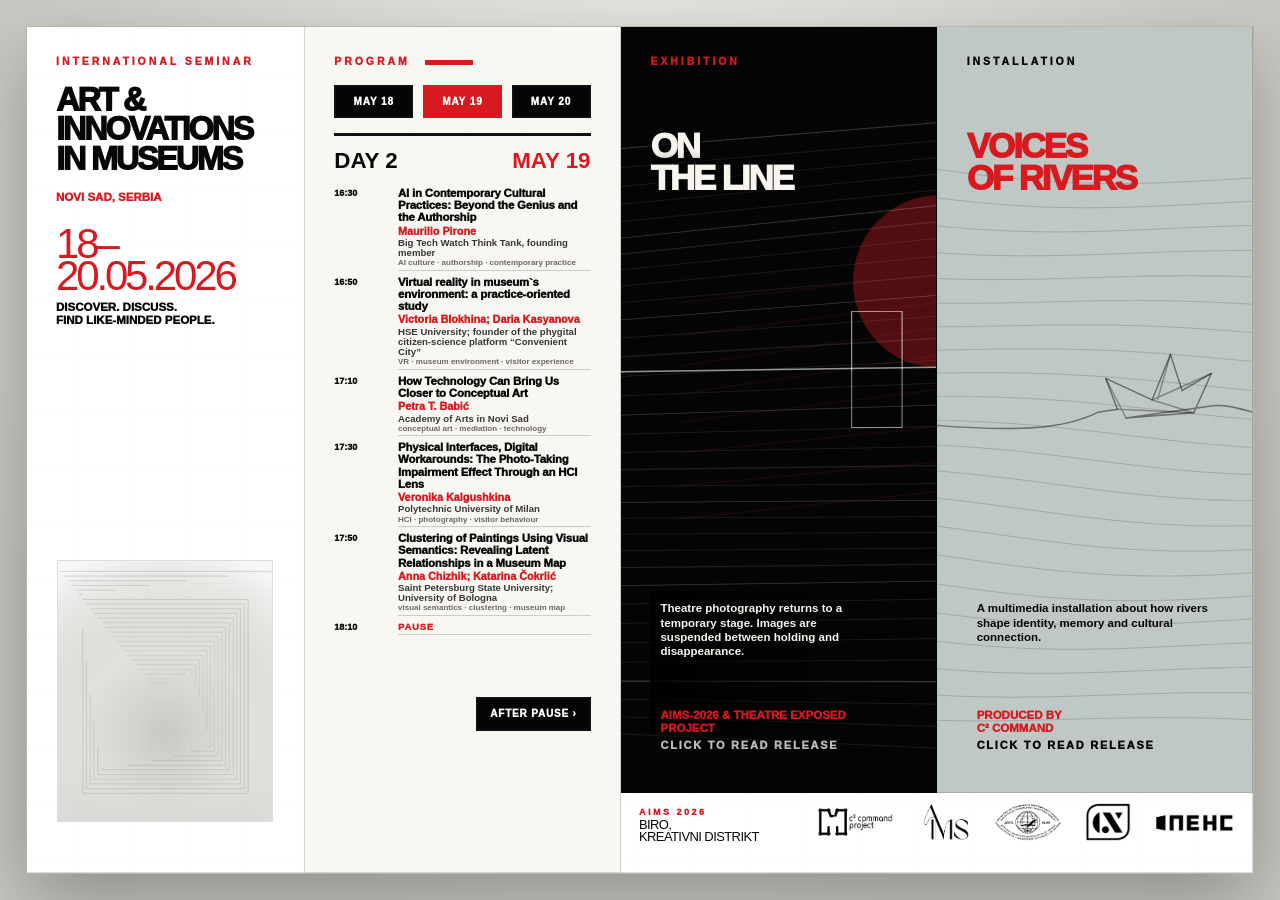
<file: draft_program-aims2026.html>
<!doctype html>
<html lang="en">
<head>
<meta charset="utf-8"/>
<meta name="viewport" content="width=device-width,initial-scale=1"/>
<title>AIMs 2026 | Interactive Digital Booklet</title>
<style>
:root {
  --red:#d71920;
  --ink:#070707;
  --paper:#f4f2ea;
  --paper2:#fbfaf5;
  --muted:#716f68;
  --fold:rgba(0,0,0,.13);
}
*{box-sizing:border-box}
html,body{margin:0;min-height:100%;font-family:Arial,Helvetica,sans-serif;background:#cfcfca;color:var(--ink)}
body{overflow:hidden}
button{font:inherit;color:inherit}
.stage{
  width:100vw;height:100vh;padding:clamp(10px,2vw,26px);
  display:grid;place-items:center;
  background:radial-gradient(circle at 50% 25%,#f1f1ed 0,#c6c5bf 78%);
}
.booklet{
  position:relative;
  width:min(1600px,calc(100vw - clamp(20px,4vw,52px)));
  height:min(880px,calc(100vh - clamp(20px,4vw,52px)));
  min-height:660px;
  background:var(--paper);
  display:grid;
  grid-template-columns:.92fr 1.02fr 1.08fr 1.08fr;
  grid-template-rows:1fr 1fr;
  overflow:hidden;
  box-shadow:0 26px 70px rgba(0,0,0,.28);
  border:1px solid #b8b5ad;
}
.booklet::before{
  content:"";position:absolute;inset:0;z-index:4;pointer-events:none;
  background-image:radial-gradient(rgba(0,0,0,.28) .8px,transparent 1px);
  background-size:7px 7px;opacity:.105;mix-blend-mode:multiply;
}
.booklet::after{
  content:"";position:absolute;inset:0;z-index:5;pointer-events:none;
  background:
    linear-gradient(90deg, transparent 24.75%,var(--fold) 25%,transparent 25.45%,
      transparent 49.75%,rgba(0,0,0,.16) 50%,transparent 50.45%,
      transparent 74.75%,var(--fold) 75%,transparent 75.45%);
}
.panel{
  position:relative;overflow:hidden;padding:clamp(22px,2.3vw,38px);
  border-right:1px solid rgba(0,0,0,.17);
  border-bottom:1px solid rgba(0,0,0,.15);
  background:var(--paper2);
}
.panel>*{position:relative;z-index:2}
.dark{background:#050505;color:#f7f5ee}
.canvas{position:absolute;inset:0;width:100%;height:100%;z-index:0;display:block}
.kicker{
  font-weight:950;font-size:clamp(10px,.82vw,13px);
  letter-spacing:.28em;text-transform:uppercase;color:var(--red);
  margin-bottom:clamp(10px,1.4vw,20px);
}
.rule{display:inline-block;width:48px;height:5px;background:var(--red);vertical-align:middle;margin-left:10px}
.title{
  margin:0;
  font-family:"Arial Black",Arial,sans-serif;font-weight:950;
  font-size:clamp(40px,3.25vw,64px);
  line-height:.9;letter-spacing:-.065em;text-transform:uppercase;
}
.title.sm{font-size:clamp(31px,2.75vw,52px)}
.title.xs{font-size:clamp(23px,2.1vw,40px);line-height:.92}
.meta{font-weight:950;text-transform:uppercase;font-size:clamp(11px,.9vw,14px);line-height:1.1}
.red{color:var(--red)}
p{margin:0 0 9px;font-weight:800;font-size:clamp(11px,.9vw,14px);line-height:1.24}
.tiny{font-weight:950;font-size:10px;line-height:1.15;text-transform:uppercase;letter-spacing:.06em}
.cover{grid-row:1/3;background:#fff}
.cover .title{font-size:clamp(32px,2.72vw,50px);max-width:96%;letter-spacing:-.072em}
.cover .date{
  margin:clamp(14px,2vw,24px) 0 8px;
  color:var(--red);
  font-family:"Arial Black",Arial,sans-serif;font-size:clamp(38px,3.45vw,64px);
  line-height:.78;letter-spacing:-.075em;
}
.cover .tagline{margin-top:8px;max-width:220px}
.squareBox{
  position:absolute;left:clamp(26px,2.4vw,40px);right:clamp(26px,2.4vw,40px);bottom:clamp(50px,5.3vh,78px);
  height:31%;min-height:165px;border:1px solid #ddd;background:#f5f5f2;overflow:hidden;
}
.coverMiniLogos{
  position:absolute;left:clamp(28px,2.5vw,42px);bottom:clamp(18px,2.2vh,30px);
  display:flex;align-items:flex-end;gap:22px;color:#111;
}
.coverMiniLogos .aims{font-family:Georgia,serif;font-size:30px;line-height:.8}
.coverMiniLogos .c2{font-weight:950;font-size:11px;line-height:.9;text-transform:lowercase}
.program{grid-column:2;grid-row:1/3;background:#f8f7f2}
.day{display:grid;grid-template-columns:74px 1fr;gap:8px 14px;margin:12px 0 17px;padding-top:12px;border-top:3px solid #111}
.day h3{grid-column:1/-1;margin:0 0 2px;font-family:"Arial Black",Arial,sans-serif;font-size:clamp(17px,1.28vw,22px);line-height:.9;text-transform:uppercase;display:flex;justify-content:space-between;gap:12px}
.time,.item{font-weight:950;font-size:clamp(10px,.78vw,12px);text-transform:uppercase}
.item{border-bottom:1px solid #c9c4bb;padding-bottom:3px}
.programNote{position:absolute;left:clamp(22px,2.3vw,38px);right:clamp(22px,2.3vw,38px);bottom:clamp(22px,2.3vw,38px)}

.expect{grid-column:3;grid-row:1;background:#fff}
.expectList{display:grid;gap:clamp(10px,1.7vh,18px);margin-top:clamp(14px,2.6vh,28px)}
.expectItem{display:grid;grid-template-columns:48px 1fr;align-items:start;gap:12px}
.expectItem::before{content:"";width:48px;height:5px;background:var(--red);margin-top:.6em}
.expectItem span{font-family:"Arial Black",Arial,sans-serif;font-size:clamp(16px,1.42vw,27px);line-height:.96;letter-spacing:-.04em;text-transform:uppercase}

.installation{grid-column:4;grid-row:1;cursor:pointer}
.installation .title{margin-top:clamp(26px,5.8vh,58px);text-shadow:none;color:#050505}
.installation .releaseText{position:absolute;left:clamp(24px,2.3vw,38px);right:clamp(22px,2.3vw,38px);bottom:clamp(14px,1.6vw,24px);background:linear-gradient(90deg,rgba(191,200,196,.95),rgba(191,200,196,.68),transparent);padding:8px 8px 0 0;text-shadow:none;color:#050505}
.installation::after{content:none}

.exhibition{grid-column:3;grid-row:2;cursor:pointer}
.exhibition .title{margin-top:clamp(42px,9vh,92px);text-shadow:0 0 14px rgba(0,0,0,.95)}
.exhibition .releaseText{position:absolute;left:clamp(24px,2.3vw,38px);right:clamp(24px,2.3vw,38px);bottom:clamp(20px,2.3vw,38px);background:linear-gradient(90deg,rgba(0,0,0,.82),rgba(0,0,0,.38),transparent);padding:8px 8px 0 0;text-shadow:0 0 10px rgba(0,0,0,.98)}
.exhibition::after{content:none}
.photoFrame{display:none}.photoFrame.f2{right:10%;top:26%;width:18%;height:21%}

.venue{grid-column:4;grid-row:2;background:#fff}
.venue .placeTop{position:absolute;left:clamp(26px,2.4vw,40px);right:clamp(26px,2.4vw,40px);top:clamp(24px,2.4vw,38px)}
.venue .city{font-family:"Arial Black",Arial,sans-serif;font-size:clamp(40px,3.4vw,62px);line-height:.9;letter-spacing:-.06em;text-transform:uppercase;margin:18px 0 18px}
.venue .loc{font-family:"Arial Black",Arial,sans-serif;font-size:clamp(20px,1.8vw,34px);line-height:.9;letter-spacing:-.045em;text-transform:uppercase;margin-bottom:6px}
.logoStrip{
  position:absolute;left:clamp(20px,1.9vw,32px);right:clamp(20px,1.9vw,32px);bottom:clamp(22px,2.5vh,34px);
  height:clamp(44px,5.8vh,62px);background:#0b0b0b;overflow:hidden;border:1px solid #222;
  display:flex;align-items:center;justify-content:center;padding:6px 20px;
}
.logoRow{display:flex;align-items:center;justify-content:center;gap:clamp(10px,1.25vw,18px);width:100%;height:100%}
.logoRow img{max-height:100%;max-width:23%;object-fit:contain;filter:grayscale(1) contrast(1.15) brightness(1.12)}
.logoFallback{color:#fff;font-family:Georgia,serif;font-size:22px;letter-spacing:.12em;opacity:.9}
.footer{position:absolute;left:clamp(26px,2.4vw,40px);right:clamp(26px,2.4vw,40px);bottom:clamp(18px,2.3vh,30px)}

.tab{position:absolute;top:0;bottom:0;width:20px;background:var(--red);z-index:6;opacity:.96;mix-blend-mode:multiply}
.tab.t1{left:24.15%} .tab.t2{left:74.9%}

.releaseModal{
  position:fixed;inset:0;background:rgba(0,0,0,.72);z-index:100;
  display:none;align-items:center;justify-content:center;padding:24px;
}
.releaseModal.open{display:flex}
.modalCard{
  width:min(760px,calc(100vw - 40px));max-height:min(760px,calc(100vh - 40px));
  overflow:auto;background:#f8f6ee;color:#080808;border:2px solid #111;
  box-shadow:18px 18px 0 rgba(215,25,32,.85);padding:34px 38px;
}
.modalCard h2{font-family:"Arial Black",Arial,sans-serif;font-size:44px;line-height:.9;letter-spacing:-.06em;text-transform:uppercase;margin:0 0 18px}
.modalCard p{font-size:15px;line-height:1.45;font-weight:650;text-transform:none;white-space:pre-line}
.closeBtn{
  position:sticky;top:0;float:right;margin:-16px -16px 12px 16px;
  border:0;background:#050505;color:#fff;padding:10px 13px;cursor:pointer;
  font-weight:950;text-transform:uppercase;letter-spacing:.1em;
}
.clickHint{font-weight:950;letter-spacing:.16em;text-transform:uppercase;color:#bbb;font-size:11px;margin-top:8px}
.projectMeta{font-weight:950;text-transform:uppercase;color:var(--red);font-size:clamp(11px,.9vw,14px);line-height:1.08;margin-top:8px}

.mobilePager{display:none}

@media(max-width:1100px){
  body{overflow:auto}
  .stage{height:auto;min-height:100vh;padding:0;background:#d3d2cc;display:block}
  .booklet{
    width:100%;height:auto;min-height:0;display:block;border:0;box-shadow:none;background:#d3d2cc;overflow:visible;
  }
  .booklet::before,.booklet::after,.tab{display:none}
  .panel{
    min-height:100svh;border:0;border-bottom:1px solid #bcb7ad;padding:32px 24px;
    display:block;
  }
  .expect{min-height:auto;padding-bottom:46px}
  .expectList{margin-top:24px;gap:18px}
  .venue{min-height:auto;padding-bottom:36px}
  .cover .title{font-size:clamp(38px,12vw,70px)}
  .cover .date{font-size:clamp(48px,14vw,86px)}
  .squareBox{left:24px;right:24px;bottom:76px;height:30%;min-height:190px}
  .programNote{position:relative;left:auto;right:auto;bottom:auto;margin-top:22px}
  .day{grid-template-columns:62px 1fr}
  .time,.item{font-size:12px}
  .expectList{gap:26px;margin-top:36px}
  .expectItem span{font-size:clamp(24px,7.4vw,42px)}
  .installation .title,.exhibition .title{margin-top:16vh;font-size:clamp(44px,14vw,78px)}
  .installation .releaseText,.exhibition .releaseText{position:absolute;left:clamp(24px,2.3vw,38px);right:clamp(24px,2.3vw,38px);bottom:clamp(20px,2.3vw,38px);background:linear-gradient(90deg,rgba(0,0,0,.82),rgba(0,0,0,.38),transparent);padding:8px 8px 0 0;text-shadow:0 0 10px rgba(0,0,0,.98)}
  .venue .placeTop,.footer{position:relative;left:auto;right:auto;top:auto;bottom:auto}
  .venue .city{font-size:clamp(48px,15vw,88px)}
  .venue .loc{font-size:clamp(24px,8vw,44px)}
  .logoStrip{position:relative;left:auto;right:auto;bottom:auto;margin:26px 0 0;height:58px}
  .mobilePager{display:none!important}
}

.mobileHint{display:none}
@media(max-width:1100px){
  .mobileHint{
    display:block;position:fixed;right:12px;bottom:12px;z-index:90;
    background:#050505;color:#fff;padding:8px 10px;
    font-weight:950;font-size:10px;letter-spacing:.12em;text-transform:uppercase;
  }
}

.mobileHint{display:none}
@media(max-width:1100px){
  .mobileHint{
    display:block;position:fixed;right:12px;bottom:12px;z-index:90;
    background:#050505;color:#fff;padding:8px 10px;
    font-weight:950;font-size:10px;letter-spacing:.12em;text-transform:uppercase;
  }
  .expect{min-height:auto;padding-bottom:46px}
  .expectList{margin-top:24px;gap:18px}
}

/* v15 overrides */
.booklet{grid-template-columns:.92fr 1.02fr 1.08fr 1.08fr!important}
.tab.t1,.tab.t2{display:none!important}
.program{border-left:18px solid var(--red);padding-left:clamp(22px,2.3vw,38px)!important}
.exhibition{grid-column:3!important;grid-row:1/3!important;min-height:100%!important;padding-right:clamp(22px,2.3vw,38px)!important}
.installation{grid-column:4!important;grid-row:1!important;min-height:0!important}
.venue{grid-column:4!important;grid-row:2!important}
.exhibition .title{margin-top:clamp(86px,18vh,160px)!important}
.exhibition .releaseText{bottom:clamp(26px,3vh,44px)!important}
.installation .title{margin-top:clamp(32px,6.5vh,68px)!important}
.installation .releaseText{bottom:clamp(18px,2.2vh,30px)!important}
@media(max-width:1100px){
  .booklet{display:flex!important;flex-direction:column!important}
  .program{border-left:0!important;padding-left:24px!important}
  .cover{order:1}.program{order:2}.installation{order:3}.exhibition{order:4}.venue{order:5}
  .exhibition{grid-column:auto!important;grid-row:auto!important;min-height:100svh!important}
  .installation{grid-column:auto!important;grid-row:auto!important;min-height:100svh!important}
}


/* v17 layout: two long exhibition panels + shared bottom location strip */
.booklet{
  grid-template-columns:.92fr 1.02fr 1.08fr 1.08fr!important;
  grid-template-rows:3fr 1fr!important;
}
.exhibition{
  grid-column:3!important;
  grid-row:1!important;
  min-height:0!important;
  padding-right:clamp(22px,2.3vw,38px)!important;
}
.installation{
  grid-column:4!important;
  grid-row:1!important;
  min-height:0!important;
}
.venue{
  grid-column:3/5!important;
  grid-row:2!important;
  z-index:2!important;
  display:grid!important;
  grid-template-columns:1fr 1fr!important;
  gap:clamp(18px,2vw,34px)!important;
  align-items:center!important;
  padding:clamp(18px,2vw,30px)!important;
}
.venue .placeTop{
  position:relative!important;
  left:auto!important;right:auto!important;top:auto!important;
}
.venue .city{
  font-size:clamp(28px,2.35vw,44px)!important;
  margin:0 0 8px!important;
}
.venue .loc{
  font-size:clamp(15px,1.18vw,22px)!important;
  margin:0 0 4px!important;
}
.logoStrip{
  position:relative!important;
  left:auto!important;right:auto!important;bottom:auto!important;
  height:clamp(44px,6vh,64px)!important;
  margin:0!important;
}
.footer{display:none!important}
.exhibition .title{
  margin-top:clamp(46px,8vh,90px)!important;
}
.installation .title{
  margin-top:clamp(42px,7vh,82px)!important;
}
.exhibition .releaseText,
.installation .releaseText{
  bottom:clamp(18px,2.2vh,32px)!important;
}
@media(max-width:1100px){
  .booklet{
    grid-template-rows:none!important;
    display:flex!important;
    flex-direction:column!important;
  }
  .cover{order:1}
  .program{order:2}
  .installation{order:3}
  .exhibition{order:4}
  .venue{
    order:5;
    grid-column:auto!important;
    grid-row:auto!important;
    display:block!important;
    min-height:auto!important;
    padding:32px 24px 38px!important;
  }
  .logoStrip{
    height:58px!important;
    margin-top:24px!important;
  }
}


/* v18 fixes */
.booklet{
  grid-template-columns:.88fr 1fr 1fr 1fr!important;
  grid-template-rows:3fr 1fr!important;
}
.program,.exhibition,.installation{width:auto!important}
.tab,.tab.t1,.tab.t2{display:none!important}
.program{
  border-left:0!important;
  padding-left:clamp(22px,2.3vw,38px)!important;
}
.exhibition{
  grid-column:3!important;
  grid-row:1!important;
  min-height:0!important;
}
.installation{
  grid-column:4!important;
  grid-row:1!important;
  min-height:0!important;
}
.venue{
  grid-column:3/5!important;
  grid-row:2!important;
  display:grid!important;
  grid-template-columns:1fr 1fr!important;
  gap:clamp(18px,2vw,34px)!important;
  align-items:center!important;
  padding:clamp(18px,2vw,30px)!important;
  box-shadow:none!important;
}
.booklet:after{
  background:
    linear-gradient(90deg,
      transparent 21.75%,rgba(0,0,0,.11) 22%,transparent 22.35%,
      transparent 46.5%,rgba(0,0,0,.13) 46.75%,transparent 47.1%,
      transparent 71.5%,rgba(0,0,0,.11) 71.75%,transparent 72.1%)!important;
}
.exhibition::after{
  content:""!important;
  position:absolute!important;
  right:-10%!important;
  top:22%!important;
  width:min(23vw,260px)!important;
  height:min(23vw,260px)!important;
  border-radius:50%!important;
  background:rgba(215,25,32,.38)!important;
  z-index:1!important;
  mix-blend-mode:screen!important;
  pointer-events:none!important;
}
.exhibition .title{margin-top:clamp(48px,8vh,92px)!important}
.installation .title{margin-top:clamp(42px,7vh,82px)!important}
.venue .placeTop{
  position:relative!important;
  left:auto!important;right:auto!important;top:auto!important;
}
.venue .city{font-size:clamp(28px,2.35vw,44px)!important;margin:0 0 8px!important}
.venue .loc{font-size:clamp(15px,1.18vw,22px)!important;margin:0 0 4px!important}
.logoStrip{
  position:relative!important;
  left:auto!important;right:auto!important;bottom:auto!important;
  height:clamp(44px,6vh,64px)!important;
  margin:0!important;
}
.footer{display:none!important}
@media(max-width:1100px){
  .booklet{display:flex!important;flex-direction:column!important}
  .cover{order:1}.program{order:2}.installation{order:3}.exhibition{order:4}.venue{order:5}
  .installation,.exhibition{min-height:100svh!important;grid-column:auto!important;grid-row:auto!important}
  .venue{
    grid-column:auto!important;grid-row:auto!important;
    display:block!important;min-height:auto!important;
    padding:32px 24px 38px!important;
  }
  .logoStrip{height:58px!important;margin-top:24px!important}
  .booklet:after{display:none!important}
}


/* v19 fixes */
.booklet{
  grid-template-columns:.88fr 1fr 1fr 1fr!important;
  grid-template-rows:3fr 1fr!important;
}
.booklet:after{display:none!important}
.tab,.tab.t1,.tab.t2{display:none!important}

/* keep both exhibition panels black on all sizes and keep titles visible */
.installation,
.installation.dark{
  background:#050505!important;
  color:#f7f5ee!important;
}
.installation .title{
  color:#f7f5ee!important;
  margin-top:clamp(34px,6.2vh,70px)!important;
  text-shadow:0 0 14px rgba(0,0,0,.95)!important;
}
.installation .releaseText{
  background:linear-gradient(90deg,rgba(0,0,0,.78),rgba(0,0,0,.36),transparent)!important;
  color:#f7f5ee!important;
  text-shadow:0 0 10px rgba(0,0,0,.98)!important;
  bottom:clamp(16px,2vh,30px)!important;
}
.exhibition .title{
  margin-top:clamp(44px,7vh,82px)!important;
}
.exhibition .releaseText{
  bottom:clamp(16px,2vh,30px)!important;
}

/* flat, compact location/partners strip */
.venue{
  grid-column:3/5!important;
  grid-row:2!important;
  display:grid!important;
  grid-template-columns:auto 1fr!important;
  gap:clamp(16px,2vw,28px)!important;
  align-items:center!important;
  min-height:0!important;
  padding:clamp(12px,1.45vw,20px) clamp(18px,2vw,28px)!important;
  box-shadow:none!important;
}
.venue .placeTop{
  position:relative!important;
  left:auto!important;right:auto!important;top:auto!important;
}
.venue .city{display:none!important}
.venue .kicker{margin-bottom:8px!important}
.venue .loc{
  font-size:clamp(18px,1.45vw,26px)!important;
  margin:0 0 4px!important;
  line-height:.92!important;
}
.venue .meta{
  font-size:clamp(10px,.72vw,12px)!important;
}
.logoStrip{
  position:relative!important;
  left:auto!important;right:auto!important;bottom:auto!important;
  height:clamp(38px,5vh,54px)!important;
  margin:0!important;
  padding:5px 10px!important;
}
.logoRow{
  justify-content:flex-end!important;
  gap:clamp(12px,1.6vw,24px)!important;
}
.logoRow img{
  max-height:100%!important;
  max-width:22%!important;
}
.footer{display:none!important}

@media(max-width:1100px){
  .booklet{
    display:flex!important;
    flex-direction:column!important;
    grid-template-rows:none!important;
  }
  .booklet:after{display:none!important}
  .cover{order:1}
  .program{order:2}
  .installation{order:3}
  .exhibition{order:4}
  .venue{order:5}
  .installation,.exhibition{
    min-height:100svh!important;
    grid-column:auto!important;
    grid-row:auto!important;
  }
  .installation .title,.exhibition .title{
    margin-top:clamp(52px,12vh,96px)!important;
  }
  .venue{
    display:block!important;
    min-height:auto!important;
    padding:24px 24px 28px!important;
  }
  .logoStrip{
    height:54px!important;
    margin-top:20px!important;
  }
  .logoRow{justify-content:center!important}
}


/* v20 requested fixes */
html,body{overflow-x:hidden!important}
.stage{overflow-x:hidden!important}
.booklet{grid-template-columns:.98fr 1fr 1fr 1fr!important}
.cover .title{font-size:clamp(30px,2.55vw,48px)!important;max-width:92%!important}
.cover .date{font-size:clamp(36px,3.28vw,60px)!important}
.logoStrip{background:#fff!important;border:1px solid rgba(0,0,0,.12)!important}
.logoRow img{filter:grayscale(1) invert(1) contrast(1.2)!important;mix-blend-mode:multiply!important}
.mobileHint{
  min-width:34px!important;height:34px!important;display:none;align-items:center!important;justify-content:center!important;
  padding:0!important;font-size:22px!important;line-height:1!important;letter-spacing:0!important;
}
.cardBack{position:absolute;inset:0;z-index:8;display:none;padding:clamp(24px,2.3vw,38px);overflow:auto}
.installation .cardBack,.exhibition .cardBack{background:#050505;color:#f7f5ee}
.flipped > canvas,.flipped > .kicker,.flipped > .title,.flipped > .releaseText{visibility:hidden}
.flipped .cardBack{display:block}
.cardBack .title{margin-top:clamp(16px,3vh,34px)!important}
.cardBack p{max-width:92%;font-size:clamp(11px,.82vw,14px);line-height:1.28}
.cardBack .clickHint{position:absolute;left:clamp(24px,2.3vw,38px);bottom:clamp(18px,2.2vh,30px)}
@media(max-width:1100px){
  html,body{width:100%!important;max-width:100%!important;overflow-x:hidden!important}
  .stage{width:100%!important;overflow-x:hidden!important}
  .booklet{width:100%!important;max-width:100%!important;overflow-x:hidden!important}
  .panel{width:100%!important;max-width:100%!important;overflow:hidden!important}
  .cover .title{font-size:clamp(36px,11vw,64px)!important;max-width:100%!important}
  .cover .date{font-size:clamp(46px,13vw,82px)!important;max-width:100%!important}
  .squareBox{position:relative!important;left:auto!important;right:auto!important;bottom:auto!important;width:100%!important;height:32vh!important;min-height:190px!important;margin-top:26px!important}
  .cover{min-height:auto!important;padding-bottom:38px!important}
  .mobileHint{display:flex!important}
  .mobilePager{display:none!important}
  .logoStrip{background:#fff!important}
  .exhibition .releaseText{right:80px!important}
  .cardBack{padding:32px 24px}
  .cardBack p{font-size:14px;line-height:1.34;max-width:100%}
}


/* v21 final refinements */
@media(max-width:1100px){
  .program{
    min-height:auto!important;
    padding-bottom:34px!important;
  }
  .program .day:last-of-type{margin-bottom:0!important}
}

/* align short descriptions in installation/exhibition */
.installation .releaseText,
.exhibition .releaseText{
  top:auto!important;
  bottom:clamp(18px,2.2vh,30px)!important;
  min-height:122px!important;
}
.installation .releaseText{
  background:rgba(255,255,255,.05)!important;
  backdrop-filter:blur(7px)!important;
  -webkit-backdrop-filter:blur(7px)!important;
  padding:10px 10px 4px!important;
  border:1px solid rgba(255,255,255,.08)!important;
}
.exhibition .releaseText{
  padding:10px 10px 4px!important;
}

/* location and partners: flatter, less air, no frame around partners */
.booklet{
  grid-template-rows:3.35fr .65fr!important;
}
.venue{
  padding:clamp(8px,.9vw,14px) clamp(16px,1.5vw,22px)!important;
  gap:clamp(12px,1.4vw,22px)!important;
}
.venue .kicker{margin-bottom:4px!important}
.venue .loc{
  font-size:clamp(14px,1.05vw,20px)!important;
  line-height:.95!important;
}
.venue .meta{font-size:clamp(9px,.64vw,11px)!important}
.logoStrip{
  border:0!important;
  background:transparent!important;
  height:clamp(34px,4.5vh,48px)!important;
  padding:0!important;
}
.logoRow img{
  filter:grayscale(1) invert(1) contrast(1.2)!important;
  mix-blend-mode:multiply!important;
}
.logoRow{gap:clamp(10px,1.2vw,18px)!important}

/* flip-card releases: keep much more text in a controlled scroll */
.releaseFull{
  padding:clamp(20px,2vw,32px)!important;
}
.releaseFull .title{
  margin-top:clamp(10px,1.8vh,24px)!important;
  font-size:clamp(28px,2.35vw,46px)!important;
}
.releaseScroll{
  max-height:calc(100% - 155px);
  overflow:auto;
  padding-right:8px;
  margin-top:12px;
}
.releaseScroll p{
  font-size:clamp(10px,.72vw,13px)!important;
  line-height:1.26!important;
  font-weight:650!important;
  max-width:96%!important;
  margin-bottom:8px!important;
}
.releaseFull .projectMeta{
  position:absolute;
  left:clamp(20px,2vw,32px);
  right:clamp(20px,2vw,32px);
  bottom:36px;
}
.releaseFull .clickHint{
  bottom:14px!important;
}
@media(max-width:1100px){
  .booklet{grid-template-rows:none!important}
  .venue{padding:18px 24px 24px!important}
  .logoStrip{height:44px!important;margin-top:14px!important}
  .installation .releaseText,
  .exhibition .releaseText{
    min-height:118px!important;
  }
  .releaseScroll{
    max-height:calc(100% - 180px);
  }
  .releaseScroll p{
    font-size:13px!important;
    line-height:1.3!important;
  }
}


/* v24 stable rollback/final fixes */
html,body{overflow-x:hidden!important}
.stage{overflow-x:hidden!important}

/* desktop composition */
.booklet{
  grid-template-columns:.88fr 1fr 1fr 1fr!important;
  grid-template-rows:3.35fr .65fr!important;
}
.booklet:after{display:none!important}
.tab,.tab.t1,.tab.t2{display:none!important}

.cover .title{
  font-size:clamp(30px,2.55vw,48px)!important;
  max-width:92%!important;
}
.cover .date{
  font-size:clamp(36px,3.28vw,60px)!important;
}

/* Program */
.program{
  grid-column:2!important;
  grid-row:1/3!important;
  border-left:0!important;
  padding-left:clamp(22px,2.3vw,38px)!important;
}
.programNote{display:none!important}

/* exhibitions */
#voices{
  grid-column:4!important;
  grid-row:1!important;
}
#line{
  grid-column:3!important;
  grid-row:1!important;
}
#voices,#line{
  min-height:0!important;
  overflow:hidden!important;
}

/* location strip */
.venue{
  grid-column:3/5!important;
  grid-row:2!important;
  display:grid!important;
  grid-template-columns:auto 1fr!important;
  gap:clamp(12px,1.5vw,22px)!important;
  align-items:center!important;
  min-height:0!important;
  padding:clamp(8px,.9vw,14px) clamp(16px,1.5vw,22px)!important;
  box-shadow:none!important;
}
.venue .placeTop{
  position:relative!important;
  left:auto!important;right:auto!important;top:auto!important;
}
.venue .city{display:none!important}
.venue .kicker{margin-bottom:4px!important}
.venue .loc{
  font-size:clamp(14px,1.05vw,20px)!important;
  line-height:.95!important;
  margin:0 0 3px!important;
}
.venue .meta{font-size:clamp(9px,.64vw,11px)!important}
.logoStrip{
  position:relative!important;
  left:auto!important;right:auto!important;bottom:auto!important;
  height:clamp(34px,4.5vh,48px)!important;
  margin:0!important;
  padding:0!important;
  background:transparent!important;
  border:0!important;
}
.logoRow{
  justify-content:flex-end!important;
  gap:clamp(10px,1.2vw,18px)!important;
}
.logoRow img{
  max-height:100%!important;
  max-width:22%!important;
  object-fit:contain!important;
  filter:grayscale(1) invert(1) contrast(1.2)!important;
  mix-blend-mode:multiply!important;
}
.footer{display:none!important}

/* Voices front: grey river panel on every size */
#voices:not(.flipped),
#voices:not(.flipped).dark{
  background:#bfc8c4!important;
  color:#050505!important;
}
#voices:not(.flipped) .kicker,
#voices:not(.flipped) .title,
#voices:not(.flipped) .releaseText,
#voices:not(.flipped) .projectMeta,
#voices:not(.flipped) .clickHint{
  color:#050505!important;
  text-shadow:none!important;
  visibility:visible!important;
}
#voices:not(.flipped) .title{
  margin-top:clamp(42px,7vh,82px)!important;
}
#voices:not(.flipped) .releaseText{
  background:transparent!important;
  border:0!important;
  box-shadow:none!important;
  backdrop-filter:none!important;
  -webkit-backdrop-filter:none!important;
}
#voices:not(.flipped) canvas{
  visibility:visible!important;
  opacity:1!important;
}

/* On the Line front */
#line:not(.flipped){
  background:#050505!important;
  color:#f7f5ee!important;
  position:relative!important;
}
#line:not(.flipped)::after{
  content:""!important;
  position:absolute!important;
  right:clamp(-70px,-4.5vw,-34px)!important;
  top:clamp(96px,20%,180px)!important;
  width:clamp(150px,16vw,230px)!important;
  height:clamp(150px,16vw,230px)!important;
  border-radius:50%!important;
  background:rgba(215,25,32,.42)!important;
  z-index:1!important;
  mix-blend-mode:screen!important;
  pointer-events:none!important;
}
#line:not(.flipped) .kicker,
#line:not(.flipped) .title,
#line:not(.flipped) .releaseText{
  position:relative!important;
  z-index:3!important;
}
#line:not(.flipped) .title{
  margin-top:clamp(44px,7vh,82px)!important;
}
#line:not(.flipped) .releaseText{
  background:linear-gradient(90deg,rgba(0,0,0,.72),rgba(0,0,0,.34),transparent)!important;
  bottom:clamp(18px,2.2vh,30px)!important;
}

/* align card-front descriptions */
#voices:not(.flipped) .releaseText,
#line:not(.flipped) .releaseText{
  height:132px!important;
  min-height:132px!important;
  display:flex!important;
  flex-direction:column!important;
  justify-content:flex-start!important;
  padding:10px 10px 4px!important;
}
#voices:not(.flipped) .releaseText > p:first-child,
#line:not(.flipped) .releaseText > p:first-child{
  min-height:42px!important;
  margin-bottom:8px!important;
}
#voices:not(.flipped) .cardBack,
#line:not(.flipped) .cardBack{display:none!important}

/* Flip side */
#voices.flipped,
#line.flipped{
  background:#050505!important;
  color:#f7f5ee!important;
  overflow:hidden!important;
}
.flipped > canvas,
.flipped > .kicker,
.flipped > .title,
.flipped > .releaseText{
  visibility:hidden!important;
}
.flipped .cardBack{
  display:flex!important;
  flex-direction:column!important;
  position:absolute!important;
  inset:0!important;
  background:#050505!important;
  color:#f7f5ee!important;
  padding:clamp(20px,2vw,32px)!important;
  overflow:hidden!important;
  z-index:10!important;
}
.cardBack .title{
  color:#f7f5ee!important;
  visibility:visible!important;
  margin-top:clamp(10px,1.8vh,24px)!important;
  font-size:clamp(28px,2.35vw,46px)!important;
}
.releaseScroll{
  flex:1 1 auto!important;
  min-height:0!important;
  overflow-y:auto!important;
  overflow-x:hidden!important;
  padding-right:10px!important;
  margin-top:12px!important;
  scrollbar-width:thin!important;
  scrollbar-color:rgba(215,25,32,.8) rgba(255,255,255,.08)!important;
}
.releaseScroll::-webkit-scrollbar{width:7px!important}
.releaseScroll::-webkit-scrollbar-track{
  background:rgba(255,255,255,.08)!important;
  border-radius:999px!important;
}
.releaseScroll::-webkit-scrollbar-thumb{
  background:linear-gradient(180deg,rgba(215,25,32,.25),rgba(215,25,32,.95),rgba(215,25,32,.25))!important;
  border-radius:999px!important;
}
.releaseScroll p{
  font-size:clamp(10px,.72vw,13px)!important;
  line-height:1.26!important;
  font-weight:650!important;
  max-width:96%!important;
  margin-bottom:8px!important;
}
.releaseFull .projectMeta{
  position:relative!important;
  bottom:auto!important;
  left:auto!important;
  right:auto!important;
  background:#050505!important;
  padding-top:6px!important;
  margin-top:8px!important;
}
.releaseFull .clickHint{
  position:relative!important;
  bottom:auto!important;
  left:auto!important;
  background:#050505!important;
  padding-top:4px!important;
  margin-top:4px!important;
}

/* Mobile */
@media(max-width:1100px){
  .stage,.booklet,.panel{
    max-width:100%!important;
    overflow-x:hidden!important;
  }
  .booklet{
    display:flex!important;
    flex-direction:column!important;
    grid-template-rows:none!important;
    width:100%!important;
  }
  .cover{order:1}
  .program{order:2}
  #voices{order:3}
  #line{order:4}
  .venue{order:5}

  .program{
    min-height:auto!important;
    grid-column:auto!important;
    grid-row:auto!important;
    padding-bottom:34px!important;
    border-left:0!important;
    padding-left:24px!important;
  }
  #voices,#line{
    grid-column:auto!important;
    grid-row:auto!important;
    min-height:100svh!important;
    width:100%!important;
    max-width:100%!important;
    padding:32px 24px!important;
  }
  #voices:not(.flipped){
    background:#bfc8c4!important;
    color:#050505!important;
  }
  #voices:not(.flipped) .title,
  #line:not(.flipped) .title{
    margin-top:clamp(52px,12vh,96px)!important;
    font-size:clamp(44px,14vw,78px)!important;
    line-height:.88!important;
  }
  #voices:not(.flipped) .releaseText,
  #line:not(.flipped) .releaseText{
    height:150px!important;
    min-height:150px!important;
    bottom:34px!important;
    left:24px!important;
    right:24px!important;
  }
  #line:not(.flipped) .releaseText{
    right:92px!important;
  }
  #line:not(.flipped)::after{
    right:clamp(-58px,-14vw,-28px)!important;
    top:clamp(155px,23%,245px)!important;
    width:clamp(136px,36vw,190px)!important;
    height:clamp(136px,36vw,190px)!important;
  }
  .venue{
    grid-column:auto!important;
    grid-row:auto!important;
    display:block!important;
    min-height:auto!important;
    padding:18px 24px 24px!important;
  }
  .logoStrip{
    height:44px!important;
    margin-top:14px!important;
  }
  .logoRow{justify-content:center!important}

  .releaseScroll p{
    font-size:13px!important;
    line-height:1.3!important;
  }
  .flipped .cardBack{
    padding:32px 24px!important;
  }
}

/* Light arrow with context-aware color */
.mobileHint{
  background:transparent!important;
  border:0!important;
  box-shadow:none!important;
  text-shadow:none!important;
  opacity:.82!important;
  font-size:19px!important;
  font-weight:400!important;
  color:#fff!important;
}
.mobileHint.darkArrow{color:#050505!important}
.mobileHint.lightArrow{color:#fff!important}
.mobileHint::before{content:"⌄";font-weight:400}
.mobileHint.atBottom::before{content:"⌃"}


/* v25 composition fix */
#line:not(.flipped)::after{
  right:clamp(-105px,-7vw,-58px)!important;
  top:clamp(112px,22%,190px)!important;
  width:clamp(135px,13.5vw,205px)!important;
  height:clamp(135px,13.5vw,205px)!important;
  opacity:.9!important;
}
#line:not(.flipped) .releaseText,
#voices:not(.flipped) .releaseText{
  bottom:clamp(54px,7.8vh,86px)!important;
  height:132px!important;
  min-height:132px!important;
}
#line:not(.flipped) .releaseText{
  max-width:72%!important;
  right:auto!important;
  left:clamp(24px,2.3vw,38px)!important;
  background:linear-gradient(90deg,rgba(0,0,0,.78),rgba(0,0,0,.42),transparent)!important;
}
#voices:not(.flipped) .releaseText{
  left:clamp(24px,2.3vw,38px)!important;
  right:clamp(24px,2.3vw,38px)!important;
}
#voices:not(.flipped) .projectMeta{
  color:var(--red)!important;
}
@media(max-width:1100px){
  #line:not(.flipped) .releaseText,
  #voices:not(.flipped) .releaseText{
    bottom:34px!important;
    height:150px!important;
    min-height:150px!important;
  }
  #line:not(.flipped) .releaseText{
    max-width:calc(100% - 116px)!important;
    right:auto!important;
  }
  #line:not(.flipped)::after{
    right:clamp(-76px,-18vw,-42px)!important;
    top:clamp(165px,24%,250px)!important;
    width:clamp(120px,32vw,168px)!important;
    height:clamp(120px,32vw,168px)!important;
  }
}


/* v26: final placement correction */

/* Put On the Line front text to the same lower level as Voices */
#line:not(.flipped) .releaseText{
  position:absolute!important;
  left:clamp(24px,2.3vw,38px)!important;
  right:auto!important;
  top:auto!important;
  bottom:clamp(54px,7.8vh,86px)!important;
  max-width:68%!important;
  height:132px!important;
  min-height:132px!important;
  display:flex!important;
  flex-direction:column!important;
  justify-content:flex-start!important;
  background:linear-gradient(90deg,rgba(0,0,0,.78),rgba(0,0,0,.38),transparent)!important;
  padding:10px 10px 4px!important;
  z-index:4!important;
}

/* Keep the title clear and separate from the description */
#line:not(.flipped) .title{
  margin-top:clamp(44px,7vh,82px)!important;
  max-width:72%!important;
  z-index:4!important;
}

/* Move the red circle and rectangle to the right so they do not invade text */
#line:not(.flipped)::after{
  right:clamp(-105px,-7vw,-58px)!important;
  top:clamp(112px,22%,190px)!important;
  width:clamp(135px,13.5vw,205px)!important;
  height:clamp(135px,13.5vw,205px)!important;
  opacity:.86!important;
}

/* Keep Voices and On the Line card-front descriptions aligned */
#voices:not(.flipped) .releaseText{
  position:absolute!important;
  top:auto!important;
  bottom:clamp(54px,7.8vh,86px)!important;
  height:132px!important;
  min-height:132px!important;
}

/* Mobile: preserve the same internal composition as desktop, only scaled */
@media(max-width:1100px){
  #voices:not(.flipped),
  #line:not(.flipped){
    min-height:100svh!important;
    padding:32px 24px!important;
  }

  #voices:not(.flipped) .title,
  #line:not(.flipped) .title{
    margin-top:clamp(52px,12vh,96px)!important;
    font-size:clamp(44px,14vw,78px)!important;
    line-height:.88!important;
    max-width:76%!important;
  }

  #voices:not(.flipped) .releaseText,
  #line:not(.flipped) .releaseText{
    position:absolute!important;
    top:auto!important;
    bottom:34px!important;
    left:24px!important;
    height:150px!important;
    min-height:150px!important;
    max-width:none!important;
    width:auto!important;
  }

  #voices:not(.flipped) .releaseText{
    right:24px!important;
  }

  #line:not(.flipped) .releaseText{
    right:96px!important;
    background:linear-gradient(90deg,rgba(0,0,0,.78),rgba(0,0,0,.38),transparent)!important;
  }

  #line:not(.flipped)::after{
    right:clamp(-76px,-18vw,-42px)!important;
    top:clamp(155px,23%,245px)!important;
    width:clamp(120px,32vw,168px)!important;
    height:clamp(120px,32vw,168px)!important;
  }
}


/* v27: align card front typography and tighten bottom venue strip */

/* give more vertical height to exhibition/installation, less to venue */
.booklet{
  grid-template-rows:3.7fr .3fr!important;
}

/* make venue flatter and remove excessive bottom air */
.venue{
  padding:clamp(6px,.72vw,10px) clamp(16px,1.4vw,22px)!important;
  gap:clamp(10px,1.2vw,18px)!important;
}
.venue .kicker{
  margin-bottom:2px!important;
  font-size:clamp(9px,.68vw,11px)!important;
}
.venue .loc{
  font-size:clamp(13px,.95vw,18px)!important;
  line-height:.92!important;
  margin:0 0 2px!important;
}
.venue .meta{
  font-size:clamp(8px,.58vw,10px)!important;
}
.logoStrip{
  height:clamp(30px,3.8vh,42px)!important;
}

/* front descriptions: same vertical rhythm for both cards */
#line:not(.flipped) .releaseText,
#voices:not(.flipped) .releaseText{
  bottom:clamp(34px,5.2vh,58px)!important;
  height:148px!important;
  min-height:148px!important;
  display:grid!important;
  grid-template-rows:auto auto auto!important;
  align-content:start!important;
  row-gap:12px!important;
  padding:10px 10px 4px!important;
}

#line:not(.flipped) .releaseText > p:first-child,
#voices:not(.flipped) .releaseText > p:first-child{
  min-height:54px!important;
  margin:0!important;
}

#line:not(.flipped) .projectMeta,
#voices:not(.flipped) .projectMeta{
  margin:0!important;
  padding:0!important;
  line-height:1.08!important;
  align-self:start!important;
}

#line:not(.flipped) .clickHint,
#voices:not(.flipped) .clickHint{
  margin:0!important;
  padding:0!important;
  align-self:start!important;
  line-height:1.1!important;
}

/* On the Line: keep red project text below white description, no overlap */
#line:not(.flipped) .releaseText{
  max-width:72%!important;
  background:linear-gradient(90deg,rgba(0,0,0,.78),rgba(0,0,0,.36),transparent)!important;
}

/* Mobile: keep the same card composition logic, just scaled */
@media(max-width:1100px){
  .booklet{
    grid-template-rows:none!important;
  }
  #voices:not(.flipped),
  #line:not(.flipped){
    min-height:100svh!important;
    padding:32px 24px!important;
  }

  #voices:not(.flipped) .title,
  #line:not(.flipped) .title{
    margin-top:clamp(52px,12vh,96px)!important;
    font-size:clamp(44px,14vw,78px)!important;
    line-height:.88!important;
    max-width:76%!important;
  }

  #voices:not(.flipped) .releaseText,
  #line:not(.flipped) .releaseText{
    bottom:34px!important;
    height:170px!important;
    min-height:170px!important;
    display:grid!important;
    grid-template-rows:auto auto auto!important;
    row-gap:12px!important;
    align-content:start!important;
  }

  #voices:not(.flipped) .releaseText{
    left:24px!important;
    right:24px!important;
  }

  #line:not(.flipped) .releaseText{
    left:24px!important;
    right:96px!important;
    max-width:none!important;
  }

  #voices:not(.flipped) .releaseText > p:first-child,
  #line:not(.flipped) .releaseText > p:first-child{
    min-height:66px!important;
    margin:0!important;
  }

  #voices:not(.flipped) .projectMeta,
  #line:not(.flipped) .projectMeta,
  #voices:not(.flipped) .clickHint,
  #line:not(.flipped) .clickHint{
    margin:0!important;
  }

  .venue{
    padding:14px 24px 18px!important;
  }
  .logoStrip{
    height:38px!important;
    margin-top:10px!important;
  }
}


/* v28: mobile card fronts must match desktop composition */
@media(max-width:1100px){
  #voices:not(.flipped){
    background:#bfc8c4!important;
    color:#050505!important;
    min-height:100svh!important;
    position:relative!important;
    overflow:hidden!important;
    padding:32px 24px!important;
  }

  #voices:not(.flipped) canvas{
    visibility:visible!important;
    opacity:1!important;
    z-index:0!important;
  }

  #voices:not(.flipped) .kicker{
    display:block!important;
    visibility:visible!important;
    position:relative!important;
    z-index:3!important;
    color:#050505!important;
    text-shadow:none!important;
    margin-bottom:0!important;
  }

  #voices:not(.flipped) .title{
    display:block!important;
    visibility:visible!important;
    position:relative!important;
    z-index:3!important;
    color:#050505!important;
    text-shadow:none!important;
    margin-top:clamp(52px,12vh,96px)!important;
    font-size:clamp(44px,14vw,78px)!important;
    line-height:.88!important;
    max-width:86%!important;
  }

  #voices:not(.flipped) .releaseText{
    display:grid!important;
    visibility:visible!important;
    position:absolute!important;
    z-index:3!important;
    left:24px!important;
    right:24px!important;
    bottom:34px!important;
    height:170px!important;
    min-height:170px!important;
    grid-template-rows:auto auto auto!important;
    row-gap:12px!important;
    align-content:start!important;
    background:transparent!important;
    border:0!important;
    box-shadow:none!important;
    backdrop-filter:none!important;
    -webkit-backdrop-filter:none!important;
    color:#050505!important;
    text-shadow:none!important;
    padding:10px 10px 4px!important;
  }

  #voices:not(.flipped) .releaseText p,
  #voices:not(.flipped) .projectMeta,
  #voices:not(.flipped) .clickHint{
    color:#050505!important;
    text-shadow:none!important;
    visibility:visible!important;
    margin:0!important;
  }

  #voices:not(.flipped) .projectMeta{
    color:var(--red)!important;
  }

  #voices:not(.flipped) .releaseText > p:first-child{
    min-height:66px!important;
  }

  #line:not(.flipped){
    min-height:100svh!important;
    position:relative!important;
    overflow:hidden!important;
    padding:32px 24px!important;
  }

  #line:not(.flipped) .kicker,
  #line:not(.flipped) .title,
  #line:not(.flipped) .releaseText{
    visibility:visible!important;
    display:block!important;
    z-index:3!important;
  }

  #line:not(.flipped) .title{
    margin-top:clamp(52px,12vh,96px)!important;
    font-size:clamp(44px,14vw,78px)!important;
    line-height:.88!important;
    max-width:76%!important;
  }

  #line:not(.flipped) .releaseText{
    position:absolute!important;
    left:24px!important;
    right:96px!important;
    bottom:34px!important;
    height:170px!important;
    min-height:170px!important;
    display:grid!important;
    grid-template-rows:auto auto auto!important;
    row-gap:12px!important;
    align-content:start!important;
    padding:10px 10px 4px!important;
  }
}

/* desktop: keep descriptions aligned and visible */
#voices:not(.flipped) .projectMeta{
  color:var(--red)!important;
}

#voices:not(.flipped) .releaseText,
#line:not(.flipped) .releaseText{
  bottom:clamp(34px,5.2vh,58px)!important;
}

/* smaller bottom strip, more room for cards */
.booklet{
  grid-template-rows:3.7fr .3fr!important;
}
.venue{
  padding:clamp(6px,.72vw,10px) clamp(16px,1.4vw,22px)!important;
}
.logoStrip{
  height:clamp(30px,3.8vh,42px)!important;
}


/* v29 hard mobile/front fix */
#voices:not(.flipped){
  background:#bfc8c4!important;
  color:#050505!important;
}
#voices:not(.flipped) canvas#river{
  display:block!important;
  visibility:visible!important;
  opacity:1!important;
}
#voices:not(.flipped) > .kicker,
#voices:not(.flipped) > .title,
#voices:not(.flipped) > .releaseText{
  display:block!important;
  visibility:visible!important;
  opacity:1!important;
  color:#050505!important;
  text-shadow:none!important;
}
#voices:not(.flipped) > .title{
  position:relative!important;
  z-index:4!important;
}
#voices:not(.flipped) > .releaseText{
  position:absolute!important;
  z-index:4!important;
  background:transparent!important;
  border:0!important;
  box-shadow:none!important;
  backdrop-filter:none!important;
  -webkit-backdrop-filter:none!important;
}
#voices:not(.flipped) .projectMeta{
  color:var(--red)!important;
}
#line:not(.flipped) canvas#lineCanvas{
  display:block!important;
  visibility:visible!important;
  opacity:1!important;
}
@media(max-width:1100px){
  .booklet{display:flex!important;flex-direction:column!important}
  #voices{order:3!important}
  #line{order:4!important}
  #voices:not(.flipped){
    min-height:100svh!important;
    background:#bfc8c4!important;
    padding:32px 24px!important;
  }
  #voices:not(.flipped) > .kicker{
    margin-bottom:0!important;
  }
  #voices:not(.flipped) > .title{
    margin-top:clamp(52px,12vh,96px)!important;
    font-size:clamp(44px,14vw,78px)!important;
    line-height:.88!important;
    max-width:86%!important;
  }
  #voices:not(.flipped) > .releaseText{
    left:24px!important;
    right:24px!important;
    bottom:34px!important;
    height:170px!important;
    min-height:170px!important;
    display:grid!important;
    grid-template-rows:auto auto auto!important;
    row-gap:12px!important;
    align-content:start!important;
  }
  #line:not(.flipped){
    min-height:100svh!important;
    padding:32px 24px!important;
  }
}


/* v30 final alignment and mobile composition */

/* Voices title red on front */
#voices:not(.flipped) > .title{
  color:var(--red)!important;
}

/* Both front cards: one common text grid, lifted slightly */
#line:not(.flipped) .releaseText,
#voices:not(.flipped) .releaseText{
  bottom:clamp(46px,6.5vh,74px)!important;
  height:142px!important;
  min-height:142px!important;
  display:grid!important;
  grid-template-rows:minmax(54px,auto) 26px 22px!important;
  row-gap:10px!important;
  align-content:start!important;
  padding:10px 10px 4px!important;
}
#line:not(.flipped) .releaseText > p:first-child,
#voices:not(.flipped) .releaseText > p:first-child{
  min-height:54px!important;
  margin:0!important;
}
#line:not(.flipped) .projectMeta,
#voices:not(.flipped) .projectMeta{
  color:var(--red)!important;
  margin:0!important;
  padding:0!important;
  line-height:1.08!important;
  align-self:start!important;
}
#line:not(.flipped) .clickHint,
#voices:not(.flipped) .clickHint{
  margin:0!important;
  padding:0!important;
  line-height:1.1!important;
  align-self:start!important;
}

/* keep On the Line text away from circle/rectangle */
#line:not(.flipped) .releaseText{
  max-width:70%!important;
  right:auto!important;
}

/* Venue strip: add bottom padding so logos/address are not cut */
.venue{
  padding-top:clamp(7px,.75vw,12px)!important;
  padding-bottom:clamp(12px,1.2vw,20px)!important;
}
.logoStrip{
  padding-bottom:2px!important;
}

/* Voices flip back uses the same river-colour system, not black */
#voices.flipped{
  background:#bfc8c4!important;
  color:#050505!important;
}
#voices.flipped .cardBack{
  background:#bfc8c4!important;
  color:#050505!important;
}
#voices.flipped .cardBack .title{
  color:var(--red)!important;
}
#voices.flipped .releaseScroll,
#voices.flipped .releaseScroll p,
#voices.flipped .projectMeta,
#voices.flipped .clickHint{
  color:#050505!important;
}
#voices.flipped .releaseFull .projectMeta,
#voices.flipped .releaseFull .clickHint{
  background:#bfc8c4!important;
}
#voices.flipped .releaseScroll{
  scrollbar-color:rgba(215,25,32,.8) rgba(0,0,0,.10)!important;
}
#voices.flipped .releaseScroll::-webkit-scrollbar-track{
  background:rgba(0,0,0,.10)!important;
}

/* Mobile: preserve desktop card composition, only scaled */
@media(max-width:1100px){
  #voices:not(.flipped),
  #line:not(.flipped){
    min-height:100svh!important;
    padding:32px 24px!important;
    position:relative!important;
    overflow:hidden!important;
  }

  #voices:not(.flipped){
    background:#bfc8c4!important;
    color:#050505!important;
  }

  #voices:not(.flipped) > .kicker,
  #line:not(.flipped) > .kicker{
    position:relative!important;
    z-index:4!important;
    display:block!important;
    visibility:visible!important;
  }

  #voices:not(.flipped) > .title,
  #line:not(.flipped) > .title{
    position:relative!important;
    z-index:4!important;
    display:block!important;
    visibility:visible!important;
    margin-top:clamp(52px,12vh,96px)!important;
    font-size:clamp(44px,14vw,78px)!important;
    line-height:.88!important;
    max-width:78%!important;
  }

  #voices:not(.flipped) > .title{
    color:var(--red)!important;
    text-shadow:none!important;
  }

  #voices:not(.flipped) > .releaseText,
  #line:not(.flipped) > .releaseText{
    position:absolute!important;
    z-index:4!important;
    left:24px!important;
    bottom:40px!important;
    height:170px!important;
    min-height:170px!important;
    display:grid!important;
    grid-template-rows:minmax(66px,auto) 28px 24px!important;
    row-gap:12px!important;
    align-content:start!important;
    padding:10px 10px 4px!important;
  }

  #voices:not(.flipped) > .releaseText{
    right:24px!important;
    background:transparent!important;
    color:#050505!important;
  }

  #line:not(.flipped) > .releaseText{
    right:96px!important;
    max-width:none!important;
    background:linear-gradient(90deg,rgba(0,0,0,.78),rgba(0,0,0,.38),transparent)!important;
  }

  #voices:not(.flipped) .releaseText > p:first-child,
  #line:not(.flipped) .releaseText > p:first-child{
    min-height:66px!important;
    margin:0!important;
  }

  #voices:not(.flipped) .projectMeta,
  #line:not(.flipped) .projectMeta{
    color:var(--red)!important;
    margin:0!important;
  }

  #voices:not(.flipped) .clickHint,
  #line:not(.flipped) .clickHint{
    margin:0!important;
  }

  #line:not(.flipped)::after{
    right:clamp(-76px,-18vw,-42px)!important;
    top:clamp(155px,23%,245px)!important;
    width:clamp(120px,32vw,168px)!important;
    height:clamp(120px,32vw,168px)!important;
  }

  .venue{
    padding-bottom:24px!important;
  }

  /* flip back on mobile */
  #voices.flipped .cardBack{
    background:#bfc8c4!important;
    color:#050505!important;
  }
}


/* v31: circle motion, mobile rectangle, voices flip shadows, venue padding */

/* subtle motion for red circle on On the Line */
#line:not(.flipped)::after{
  animation: lineCircleDrift 7.5s ease-in-out infinite alternate!important;
  will-change:transform!important;
}
@keyframes lineCircleDrift{
  0%{transform:translate3d(0,0,0) scale(1)}
  50%{transform:translate3d(-10px,6px,0) scale(1.025)}
  100%{transform:translate3d(8px,-4px,0) scale(.985)}
}

/* Voices release back: no shadows, no glow, no black remnants */
#voices.flipped,
#voices.flipped .cardBack,
#voices.flipped .cardBack *,
#voices.flipped .releaseScroll,
#voices.flipped .releaseScroll p,
#voices.flipped .projectMeta,
#voices.flipped .clickHint{
  text-shadow:none!important;
  box-shadow:none!important;
  filter:none!important;
}
#voices.flipped .releaseFull .projectMeta,
#voices.flipped .releaseFull .clickHint{
  background:#bfc8c4!important;
}

/* Venue strip: more bottom breathing room */
.venue{
  padding-bottom:clamp(18px,1.7vw,28px)!important;
}
.logoStrip{
  margin-bottom:4px!important;
}

/* Mobile: keep rectangle farther right and away from text */
@media(max-width:1100px){
  #line:not(.flipped)::after{
    right:clamp(-88px,-22vw,-52px)!important;
    top:clamp(160px,23%,245px)!important;
  }
  .venue{
    padding-bottom:30px!important;
  }
  .logoStrip{
    margin-bottom:6px!important;
  }
}


/* v32: mobile On the Line geometry + front text baseline + bottom strip */

/* Make front meta rows visually comparable after the <br> on Voices */
#voices:not(.flipped) .releaseText,
#line:not(.flipped) .releaseText{
  grid-template-rows:minmax(54px,auto) 38px 22px!important;
  row-gap:8px!important;
}
#voices:not(.flipped) .projectMeta,
#line:not(.flipped) .projectMeta{
  line-height:1.05!important;
}

/* Bottom venue strip: more safe padding at the bottom */
.booklet{
  grid-template-rows:3.62fr .38fr!important;
}
.venue{
  padding-top:clamp(8px,.8vw,12px)!important;
  padding-bottom:clamp(22px,2vw,34px)!important;
}
.logoStrip{
  margin-bottom:8px!important;
  height:clamp(32px,4.2vh,46px)!important;
}

/* Mobile: bigger circle and rectangle visually attached to the main line */
@media(max-width:1100px){
  #line:not(.flipped)::after{
    right:clamp(-96px,-23vw,-62px)!important;
    top:clamp(148px,22%,238px)!important;
    width:clamp(170px,48vw,240px)!important;
    height:clamp(170px,48vw,240px)!important;
  }

  #voices:not(.flipped) .releaseText,
  #line:not(.flipped) .releaseText{
    grid-template-rows:minmax(66px,auto) 40px 24px!important;
    row-gap:10px!important;
  }

  .venue{
    padding-bottom:34px!important;
  }
  .logoStrip{
    margin-bottom:10px!important;
  }
}


/* v33: program day slider */
.programSlider{
  position:relative;
  overflow:hidden;
  min-height:clamp(280px,47vh,470px);
}
.dayTabs{
  display:flex;
  gap:clamp(8px,1vw,14px);
  margin:clamp(12px,1.5vh,18px) 0 clamp(12px,1.7vh,22px);
  position:relative;
  z-index:8;
}
.dayTab{
  appearance:none;
  border:2px solid #111;
  background:#050505;
  color:#fff;
  padding:clamp(8px,.8vw,12px) clamp(10px,1.15vw,18px);
  font-weight:950;
  text-transform:uppercase;
  letter-spacing:.08em;
  font-size:clamp(9px,.72vw,12px);
  line-height:1;
  cursor:pointer;
  transition:background .18s ease,color .18s ease,border-color .18s ease,transform .18s ease;
  white-space:nowrap;
}
.dayTab.active{
  background:var(--red);
  border-color:var(--red);
  color:#fff;
}
.dayTab:focus-visible{
  outline:3px solid rgba(215,25,32,.45);
  outline-offset:3px;
}
.slideDay{
  position:absolute!important;
  inset:0 0 auto 0!important;
  opacity:0;
  transform:translateX(22px);
  pointer-events:none;
  transition:opacity .28s ease,transform .28s ease;
  margin:0!important;
}
.slideDay.active{
  position:relative!important;
  opacity:1;
  transform:translateX(0);
  pointer-events:auto;
}
.program .day{
  padding-top:clamp(12px,1.6vh,18px)!important;
}
.program .day h3{
  font-size:clamp(22px,1.75vw,31px)!important;
  margin-bottom:clamp(8px,1.2vh,14px)!important;
}
.program .time,
.program .item{
  font-size:clamp(11px,.86vw,14px)!important;
}
@media(max-width:1100px){
  .dayTabs{
    display:grid;
    grid-template-columns:1fr;
    gap:10px;
    margin:22px 0 20px;
  }
  .dayTab{
    width:100%;
    text-align:left;
    padding:13px 15px;
    font-size:13px;
  }
  .programSlider{
    min-height:auto;
  }
  .slideDay{
    min-height:0;
  }
}


/* v34: make desktop day tabs fit in one row */
.dayTabs{
  display:grid!important;
  grid-template-columns:repeat(3,1fr)!important;
  gap:clamp(7px,.75vw,12px)!important;
}
.dayTab{
  width:100%!important;
  text-align:center!important;
  padding:clamp(8px,.75vw,11px) clamp(6px,.8vw,12px)!important;
  font-size:clamp(10px,.74vw,12px)!important;
  letter-spacing:.09em!important;
}
@media(max-width:1100px){
  .dayTabs{
    display:grid!important;
    grid-template-columns:1fr!important;
  }
  .dayTab{
    text-align:left!important;
    font-size:13px!important;
    padding:13px 15px!important;
  }
}


/* v35 subtle kinetic details */
@media (prefers-reduced-motion: reduce){
  #line:not(.flipped)::after{
    animation:none!important;
  }
}



/* v36: detailed AIMs programme, mobile-safe */
.programSlider{
  min-height:clamp(460px,66vh,720px)!important;
}
.program .day{
  grid-template-columns:clamp(48px,4.2vw,68px) 1fr!important;
  gap:clamp(6px,.7vw,10px) clamp(8px,.9vw,13px)!important;
  border-top:3px solid #111!important;
}
.program .time{
  font-size:clamp(9px,.66vw,11px)!important;
  line-height:1.08!important;
  white-space:nowrap!important;
  padding-top:2px!important;
}
.program .item{
  text-transform:none!important;
  font-size:clamp(9.5px,.69vw,12px)!important;
  line-height:1.16!important;
  padding-bottom:clamp(5px,.65vh,8px)!important;
  border-bottom:1px solid rgba(0,0,0,.18)!important;
}
.program .talkTitle,
.program .talkSpeaker,
.program .talkMeta,
.program .talkCat{
  display:block!important;
}
.program .talkTitle{
  font-weight:950!important;
  letter-spacing:-.015em!important;
}
.program .talkSpeaker{
  margin-top:2px!important;
  font-weight:950!important;
  color:var(--red)!important;
}
.program .talkMeta{
  margin-top:1px!important;
  font-weight:750!important;
  color:#38362f!important;
}
.program .talkCat{
  margin-top:3px!important;
  font-size:clamp(8px,.58vw,10px)!important;
  font-weight:950!important;
  letter-spacing:.08em!important;
  text-transform:uppercase!important;
  color:#050505!important;
}
.program .pause{
  font-weight:950!important;
  text-transform:uppercase!important;
  letter-spacing:.08em!important;
  color:var(--red)!important;
}
.program .freeDay{
  background:rgba(215,25,32,.055)!important;
  padding:8px 9px!important;
  border-left:4px solid var(--red)!important;
}
@media(max-width:1100px){
  .programSlider{
    min-height:auto!important;
  }
  .program .day{
    grid-template-columns:58px 1fr!important;
    gap:8px 10px!important;
  }
  .program .time{
    font-size:11px!important;
  }
  .program .item{
    font-size:12px!important;
    line-height:1.22!important;
    overflow-wrap:anywhere!important;
  }
  .program .talkTitle{
    font-size:13px!important;
  }
  .program .talkMeta{
    font-size:11.5px!important;
  }
  .program .talkCat{
    font-size:9px!important;
  }
}



/* v37 requested programme refinements */
.program .time .mode{
  display:block!important;
  margin-top:3px!important;
  font-size:clamp(7.5px,.52vw,9px)!important;
  line-height:1!important;
  letter-spacing:.08em!important;
  text-transform:uppercase!important;
  color:var(--red)!important;
}
.program .talkKeywords{
  display:block!important;
  margin-top:3px!important;
  font-size:clamp(8px,.56vw,9.5px)!important;
  line-height:1.12!important;
  font-weight:850!important;
  color:#6a675f!important;
}
.program .talkCat{
  color:#050505!important;
}
.programBottomTabs{display:none}
@media(min-width:1101px){
  .programSlider{
    max-height:calc(100% - 112px)!important;
    min-height:0!important;
    overflow-y:auto!important;
    overflow-x:hidden!important;
    padding-right:7px!important;
    scrollbar-width:thin!important;
    scrollbar-color:rgba(215,25,32,.8) rgba(0,0,0,.08)!important;
  }
  .programSlider::-webkit-scrollbar{width:7px!important}
  .programSlider::-webkit-scrollbar-track{background:rgba(0,0,0,.08)!important;border-radius:999px!important}
  .programSlider::-webkit-scrollbar-thumb{background:rgba(215,25,32,.85)!important;border-radius:999px!important}
  .program .day{padding-bottom:18px!important}
}
@media(max-width:1100px){
  .programBottomTabs{
    display:grid!important;
    grid-template-columns:repeat(3,1fr)!important;
    gap:7px!important;
    margin-top:18px!important;
  }
  .programBottomTabs .dayTab{
    padding:9px 8px!important;
    font-size:10px!important;
    text-align:center!important;
    letter-spacing:.06em!important;
  }
  .program .time .mode{font-size:9px!important}
  .program .talkKeywords{font-size:10px!important;line-height:1.18!important}
}




/* v39: programme paging instead of desktop scroll, mobile fixes */
.programSlider{
  overflow:hidden!important;
  max-height:none!important;
  min-height:clamp(440px,62vh,690px)!important;
  padding-right:0!important;
}
.programDayPage.active{display:contents!important}
.programDayPage:not(.active){display:none!important}
.programPageNav{
  display:flex;
  align-items:center;
  justify-content:flex-end;
  gap:10px;
  margin-top:8px;
  position:relative;
  z-index:9;
}
.programArrow{
  appearance:none;
  width:34px;
  height:34px;
  border:2px solid #111;
  background:#050505;
  color:#fff;
  font-weight:950;
  font-size:24px;
  line-height:1;
  cursor:pointer;
}
.programArrow:disabled{
  opacity:.35;
  cursor:default;
}
.programPageIndicator{
  min-width:38px;
  text-align:center;
  font-weight:950;
  font-size:10px;
  letter-spacing:.12em;
  color:#050505;
}
.sessionHeader{
  grid-column:1/-1;
  margin:3px 0 7px;
  padding:7px 8px;
  background:#050505;
  color:#fff;
  font-weight:950;
  font-size:clamp(9px,.68vw,12px);
  line-height:1.12;
  text-transform:uppercase;
  letter-spacing:.04em;
}
.program .time .mode{
  white-space:normal!important;
}
@media(min-width:1101px){
  .programSlider{
    overflow:hidden!important;
    max-height:none!important;
    scrollbar-width:none!important;
  }
  .programSlider::-webkit-scrollbar{display:none!important}
}
@media(max-width:1100px){
  .programSlider{min-height:auto!important;overflow:visible!important}
  .programDayPage,
  .programDayPage.active,
  .programDayPage:not(.active){display:contents!important}
  .programPageNav{display:none!important}
  .program .freeDay{
    padding:12px 12px!important;
    border-left-width:3px!important;
    overflow-wrap:normal!important;
    word-break:normal!important;
  }
  .program .freeDay .talkTitle{font-size:14px!important;line-height:1.08!important}
  .program .freeDay .talkMeta{font-size:11px!important;line-height:1.18!important}
  .program .freeDay .talkCat{font-size:9px!important;line-height:1.05!important}
  .sessionHeader{font-size:11px!important;line-height:1.15!important;margin:4px 0 8px!important}
}


/* v40: compact programme pages and clearer page navigation */
.program .item{padding-bottom:4px!important}
.program .talkTitle{font-size:clamp(10.5px,.72vw,13px)!important;line-height:1.08!important}
.program .talkSpeaker{font-size:clamp(10px,.66vw,12px)!important;line-height:1.08!important}
.program .talkMeta{font-size:clamp(9px,.60vw,11px)!important;line-height:1.08!important}
.program .talkKeywords{font-size:clamp(7.8px,.52vw,9px)!important;line-height:1.08!important;margin-top:2px!important}
.program .day{gap:6px 12px!important}
.program .time{font-size:clamp(9px,.62vw,11px)!important;line-height:1.05!important}
.program .time .mode{font-size:clamp(7px,.48vw,8.4px)!important;line-height:1.02!important}
.programPageNav{justify-content:flex-end!important;gap:8px!important;margin-top:10px!important}
.programArrow{width:auto!important;min-width:34px!important;height:34px!important;padding:0 10px!important;font-size:11px!important;letter-spacing:.08em!important;text-transform:uppercase!important}
.programPageIndicator{min-width:0!important;font-size:10px!important;text-transform:uppercase!important;letter-spacing:.08em!important;color:var(--red)!important}
.programPageNav:has(.programPrev:not(:disabled)) .programPageIndicator{color:#050505!important}
.programArrow:disabled{display:none!important}
@media(max-width:1100px){
  .program .talkTitle{font-size:13px!important;line-height:1.12!important}
  .program .talkSpeaker{font-size:12px!important}
  .program .talkMeta{font-size:11px!important}
  .program .talkKeywords{font-size:10px!important}
  .programPageNav{display:none!important}
}



/* v41: day 20 fits in one page; minimal pause pager */
.program .slideDay[data-day-panel="2"] .day{gap:5px 10px!important}
.program .slideDay[data-day-panel="2"] .sessionHeader{margin:2px 0 5px!important;padding:6px 8px!important;font-size:clamp(8.4px,.58vw,10.4px)!important;line-height:1.05!important}
.program .slideDay[data-day-panel="2"] .item{padding-bottom:3px!important}
.program .slideDay[data-day-panel="2"] .talkSpeaker{font-size:clamp(9px,.58vw,10.5px)!important}
.program .slideDay[data-day-panel="2"] .talkMeta{font-size:clamp(8px,.52vw,9.5px)!important}
.program .slideDay[data-day-panel="2"] .talkCat{font-size:clamp(7.5px,.48vw,8.4px)!important;color:#6a675f!important}
.program .slideDay[data-day-panel="2"] .time{font-size:clamp(8.8px,.58vw,10px)!important}
.program .slideDay[data-day-panel="2"] .freeDay{border-left-width:3px!important;padding:6px 8px!important}
.programPageIndicator{display:none!important}
.programArrow{min-width:34px!important;width:34px!important;padding:0!important;font-size:0!important;letter-spacing:0!important}
.programPrev::before{content:"‹";font-size:24px!important;line-height:1!important}
.programNext::before{content:"›";font-size:24px!important;line-height:1!important}
@media(max-width:1100px){
  .program .slideDay[data-day-panel="2"] .sessionHeader{font-size:10px!important}
  .program .slideDay[data-day-panel="2"] .talkSpeaker{font-size:12px!important}
  .program .slideDay[data-day-panel="2"] .talkMeta{font-size:11px!important}
}



/* v42: readable desktop programme, explicit pause navigation, online label commented */
@media(min-width:1101px){
  .program .talkTitle{font-size:clamp(11.8px,.82vw,14.5px)!important;line-height:1.1!important}
  .program .talkSpeaker{font-size:clamp(11.2px,.74vw,13px)!important;line-height:1.08!important}
  .program .talkMeta{font-size:clamp(10px,.66vw,12px)!important;line-height:1.08!important}
  .program .talkKeywords{font-size:clamp(8.6px,.56vw,10px)!important;line-height:1.1!important}
  .program .time{font-size:clamp(9.8px,.66vw,11.6px)!important;line-height:1.05!important}
  .program .day{gap:7px 12px!important}
}
.programArrow{
  width:auto!important;
  min-width:0!important;
  height:34px!important;
  padding:0 12px!important;
  font-size:10px!important;
  line-height:1!important;
  letter-spacing:.08em!important;
  text-transform:uppercase!important;
  white-space:nowrap!important;
}
.programPrev::before,.programNext::before{content:none!important}
.programPageNav{justify-content:flex-end!important;gap:8px!important}


/* v43: fit May 19 page navigation and enlarge May 20 speakers */
@media(min-width:1101px){
  /* May 19 needs to fit the pause navigation below the first half */
  .program .slideDay[data-day-panel="1"] .talkTitle{
    font-size:clamp(10.6px,.72vw,12.8px)!important;
    line-height:1.06!important;
  }
  .program .slideDay[data-day-panel="1"] .talkSpeaker{
    font-size:clamp(10.2px,.66vw,11.8px)!important;
    line-height:1.05!important;
  }
  .program .slideDay[data-day-panel="1"] .talkMeta{
    font-size:clamp(9px,.58vw,10.4px)!important;
    line-height:1.05!important;
  }
  .program .slideDay[data-day-panel="1"] .talkKeywords{
    font-size:clamp(7.6px,.49vw,8.6px)!important;
    line-height:1.05!important;
    margin-top:1px!important;
  }
  .program .slideDay[data-day-panel="1"] .day,
  .program .slideDay[data-day-panel="1"]{
    gap:5px 10px!important;
  }
  .program .slideDay[data-day-panel="1"] .item{
    padding-bottom:2px!important;
  }
  .program .slideDay[data-day-panel="1"] .time{
    font-size:clamp(9px,.58vw,10.4px)!important;
    line-height:1!important;
  }
  .programPageNav{
    margin-top:6px!important;
  }

  /* May 20 has fewer details, so speakers can be larger */
  .program .slideDay[data-day-panel="2"] .sessionHeader{
    font-size:clamp(10px,.7vw,12.4px)!important;
    line-height:1.08!important;
    padding:7px 9px!important;
  }
  .program .slideDay[data-day-panel="2"] .talkSpeaker{
    font-size:clamp(12px,.82vw,14.4px)!important;
    line-height:1.12!important;
  }
  .program .slideDay[data-day-panel="2"] .talkMeta{
    font-size:clamp(10.2px,.68vw,12.2px)!important;
    line-height:1.12!important;
  }
  .program .slideDay[data-day-panel="2"] .time{
    font-size:clamp(10px,.68vw,11.8px)!important;
  }
}

@media(max-width:1100px){
  .program .slideDay[data-day-panel="2"] .talkSpeaker{font-size:14px!important;line-height:1.15!important}
  .program .slideDay[data-day-panel="2"] .talkMeta{font-size:12px!important;line-height:1.15!important}
}


/* v44: mobile jump alignment, stronger desktop programme, compact partner logos */
@media(min-width:1101px){
  .program .slideDay[data-day-panel="1"] .talkTitle{
    font-size:clamp(11.4px,.78vw,13.6px)!important;
    line-height:1.075!important;
  }
  .program .slideDay[data-day-panel="1"] .talkSpeaker{
    font-size:clamp(10.8px,.70vw,12.4px)!important;
    line-height:1.06!important;
  }
  .program .slideDay[data-day-panel="1"] .talkMeta{
    font-size:clamp(9.6px,.62vw,11.1px)!important;
    line-height:1.055!important;
  }
  .program .slideDay[data-day-panel="1"] .talkKeywords{
    font-size:clamp(8px,.52vw,9.2px)!important;
    line-height:1.055!important;
    margin-top:1px!important;
  }
  .program .slideDay[data-day-panel="1"] .item{padding-bottom:2px!important}

  .program .slideDay[data-day-panel="2"] .sessionHeader{
    font-size:clamp(11.5px,.82vw,14.2px)!important;
    line-height:1.08!important;
    padding:8px 10px!important;
  }
  .program .slideDay[data-day-panel="2"] .talkSpeaker{
    font-size:clamp(13.4px,.92vw,16px)!important;
    line-height:1.12!important;
  }
  .program .slideDay[data-day-panel="2"] .talkMeta{
    font-size:clamp(11.4px,.76vw,13.2px)!important;
    line-height:1.12!important;
  }
  .program .slideDay[data-day-panel="2"] .time{
    font-size:clamp(10.8px,.72vw,12.4px)!important;
  }
}

/* partner logos: restored from first version, adapted only for the added OPENS logo */
.logoStrip{
  position:relative!important;
  left:auto!important;
  right:auto!important;
  bottom:auto!important;
  height:clamp(32px,4.2vh,46px)!important;
  margin:0 0 8px 0!important;
  padding:0!important;
  background:transparent!important;
  border:0!important;
  overflow:hidden!important;
  display:flex!important;
  align-items:center!important;
  justify-content:center!important;
}
.logoRow{
  display:flex!important;
  align-items:center!important;
  justify-content:flex-end!important;
  gap:clamp(8px,1vw,16px)!important;
  width:100%!important;
  height:100%!important;
  margin:0!important;
  flex-wrap:nowrap!important;
}
.logoRow img.partner-logo{
  display:block!important;
  flex:0 1 18%!important;
  max-width:18%!important;
  max-height:100%!important;
  width:auto!important;
  height:auto!important;
  object-fit:contain!important;
  filter:grayscale(1) invert(1) contrast(1.2)!important;
  mix-blend-mode:multiply!important;
  opacity:1!important;
  transform:none!important;
}
@media(max-width:1100px){
  .logoStrip{
    height:38px!important;
    margin-top:10px!important;
    margin-bottom:10px!important;
    overflow:visible!important;
  }
  .logoRow{
    justify-content:center!important;
    gap:clamp(8px,2.2vw,13px)!important;
    width:100%!important;
    flex-wrap:nowrap!important;
  }
  .logoRow img.partner-logo{
    flex:0 1 18%!important;
    max-width:18%!important;
    max-height:100%!important;
  }
}


/* logo section compact alignment fix: keep first-version style, but group logos to the right */
.venue{
  grid-template-columns:auto minmax(0,1fr)!important;
  column-gap:clamp(44px,5.4vw,86px)!important;
}
.logoStrip{
  justify-content:flex-end!important;
  overflow:visible!important;
}
.logoRow{
  width:auto!important;
  max-width:min(650px,100%)!important;
  margin-left:auto!important;
  justify-content:flex-end!important;
  gap:clamp(18px,1.9vw,32px)!important;
  flex-wrap:nowrap!important;
}
.logoRow img.partner-logo{
  flex:0 0 auto!important;
  max-width:clamp(58px,6.2vw,112px)!important;
  max-height:clamp(28px,4.2vh,44px)!important;
  width:auto!important;
  height:auto!important;
  object-fit:contain!important;
}
@media(max-width:1100px){
  .venue{
    display:block!important;
  }
  .logoStrip{
    justify-content:center!important;
    overflow:visible!important;
  }
  .logoRow{
    width:100%!important;
    max-width:100%!important;
    margin-left:0!important;
    justify-content:center!important;
    gap:clamp(8px,2.3vw,14px)!important;
  }
  .logoRow img.partner-logo{
    flex:0 1 auto!important;
    max-width:16.5vw!important;
    max-height:38px!important;
  }
}

</style>
</head>
<body>
<div class="stage">
  <main class="booklet" id="booklet">
    <section class="panel cover page" id="cover">
      <div class="kicker">International seminar</div>
      <h1 class="title">Art &<br>Innovations<br>in Museums</h1>
      <div class="meta red" style="margin-top:18px">Novi Sad, Serbia</div>
      <div class="date">18–<br>20.05.2026</div>
      <div class="meta tagline">Discover. Discuss.<br>Find like-minded people.</div>
      <div class="squareBox"><canvas class="canvas" id="square"></canvas></div>
      
    </section>

    <section class="panel program page" id="program">
      <div class="kicker">Program <span class="rule"></span></div>
      <div class="dayTabs" role="tablist" aria-label="Program days">
        <button class="dayTab" type="button" data-day="0" aria-label="Day 1, May 18">May 18</button>
        <button class="dayTab active" type="button" data-day="1" aria-label="Day 2, May 19">May 19</button>
        <button class="dayTab" type="button" data-day="2" aria-label="Day 3, May 20">May 20</button>
      </div>
      <div class="programSlider">
        <div class="day slideDay" data-day-panel="0">
          <h3><span>Day 1</span><span class="red">May 18</span></h3>
          <div class="programDayPage active" data-page="0">
            <div class="time">from 17:00</div>
            <div class="item freeDay">
              <span class="talkTitle">Find us at BIRO</span>
              <span class="talkMeta">Pick up the programme, meet the AIMs team, visit the exhibition space and get oriented before the working days.</span>
              <span class="talkCat">Informal programme</span>
            </div>
          </div>
        </div>

        <div class="day slideDay active" data-day-panel="1">
          <h3><span>Day 2</span><span class="red">May 19</span></h3>
          <div class="programDayPage active" data-page="0">
            <div class="time">16:30<!-- <span class="mode">live online participation</span> --></div>
            <div class="item talk online">
              <span class="talkTitle">AI in Contemporary Cultural Practices: Beyond the Genius and the Authorship</span>
              <span class="talkSpeaker">Maurilio Pirone</span>
              <span class="talkMeta">Big Tech Watch Think Tank, founding member</span>
              <span class="talkKeywords">AI culture · authorship · contemporary practice</span>
            </div>
            <div class="time">16:50<!-- <span class="mode">live online participation</span> --></div>
            <div class="item talk online">
              <span class="talkTitle">Virtual reality in museum`s environment: a practice-oriented study</span>
              <span class="talkSpeaker">Victoria Blokhina; Daria Kasyanova</span>
              <span class="talkMeta">HSE University; founder of the phygital citizen-science platform “Convenient City”</span>
              <span class="talkKeywords">VR · museum environment · visitor experience</span>
            </div>
            <div class="time">17:10</div>
            <div class="item talk offline">
              <span class="talkTitle">How Technology Can Bring Us Closer to Conceptual Art</span>
              <span class="talkSpeaker">Petra T. Babić</span>
              <span class="talkMeta">Academy of Arts in Novi Sad</span>
              <span class="talkKeywords">conceptual art · mediation · technology</span>
            </div>
            <div class="time">17:30<!-- <span class="mode">live online participation</span> --></div>
            <div class="item talk online">
              <span class="talkTitle">Physical Interfaces, Digital Workarounds: The Photo-Taking Impairment Effect Through an HCI Lens</span>
              <span class="talkSpeaker">Veronika Kalgushkina</span>
              <span class="talkMeta">Polytechnic University of Milan</span>
              <span class="talkKeywords">HCI · photography · visitor behaviour</span>
            </div>
            <div class="time">17:50</div>
            <div class="item talk offline">
              <span class="talkTitle">Clustering of Paintings Using Visual Semantics: Revealing Latent Relationships in a Museum Map</span>
              <span class="talkSpeaker">Anna Chizhik; Katarina Čokrlić</span>
              <span class="talkMeta">Saint Petersburg State University; University of Bologna</span>
              <span class="talkKeywords">visual semantics · clustering · museum map</span>
            </div>
            <div class="time">18:10</div><div class="item pause">Pause</div>
          </div>
          
          <div class="programDayPage" data-page="1">
            <div class="sessionHeader compactHeader">
              Speaker session: Cultural Mediation, Storytelling and Visual Literacy<br>
              / Session Chair: Katarina Čokrlić
            </div>
            <div class="time">18:30<!-- <span class="mode">live online participation</span> --></div>
            <div class="item talk online">
              <span class="talkTitle">From Object to Dataset: Museums, AI, and the Crisis of Material Authenticity</span>
              <span class="talkSpeaker">Ksenia Psarev</span>
              <span class="talkMeta">University of Vienna</span>
              <span class="talkKeywords">datasets · authenticity · AI mediation</span>
            </div>
            <div class="time">18:50<!-- <span class="mode">live online participation</span> --></div>
            <div class="item talk online">
              <span class="talkTitle">From Co-Creation to Exhibition Space: Supporting Interdisciplinary art+science Projects<br>* Case Study: Resonant Memories Project</span>
              <span class="talkSpeaker">Jovana Jankov</span>
              <span class="talkMeta">The Center for the Promotion of Science</span>
              <span class="talkKeywords">science communication · public engagement · technology</span>
            </div>
            <div class="time">19:10</div>
            <div class="item talk offline">
              <span class="talkTitle">QR priče: storytelling kao jezik turizma. Primer Karlovačke bogoslovije</span>
              <span class="talkSpeaker">Slobodan Roksandić</span>
              <span class="talkMeta">Actor and communication specialist, Association for the Development and Advancement of Public Speaking Culture “Izražajnost”</span>
              <span class="talkKeywords">QR storytelling · tourism · heritage narrative</span>
            </div>
            <div class="time">19:30</div>
            <div class="item talk offline">
              <span class="talkTitle">Is a picture worth a thousand words? Developing students’ narrative strategies through a photo-based EFL task</span>
              <span class="talkSpeaker">Jana Živanović</span>
              <span class="talkMeta">Faculty of Media and Communications, Singidunum University</span>
              <span class="talkKeywords">visual literacy · EFL · narrative strategies</span>
            </div>
          </div>
        </div>

        <div class="day slideDay" data-day-panel="2">
          <h3><span>Day 3</span><span class="red">May 20</span></h3>
          <div class="programDayPage active" data-page="0">
            <div class="sessionHeader">Speaker session: contemporary practices · exhibition practice<br>/ Session Chair: Tijana Jevrić</div>
            <div class="time">16:00</div>
            <div class="item talk offline">
              <span class="talkTitle">Konstelacije: Dokument kao medij</span>
              <span class="talkSpeaker">Danica Bićanić</span>
              <span class="talkMeta">PhD in Art, Visual artist and editor of the visual arts programme, SKC Novi Sad</span>
            </div>
            <div class="time">16:20</div>
            <div class="item talk offline">
              <span class="talkTitle">Izložba “Upotreba čoveka” – studija slučaja</span>
              <span class="talkSpeaker">Mina Aleksić</span>
              <span class="talkMeta">Artistic Director, Novi Sad European Capital of Culture Foundation</span>
            </div>
            <div class="time">16:40</div>
            <div class="item talk offline">
              <span class="talkTitle">Nova produkcija i istraživačko-umetničke prakse</span>
              <span class="talkSpeaker">Goran Despotovski</span>
              <span class="talkMeta">PhD in Art, Multimedia artist and full professor, Academy of Arts in Novi Sad</span>
            </div>
            <div class="time">17:00</div>
            <div class="item talk offline">
              <span class="talkTitle">Virtuelni prostor kao emotivni prostor</span>
              <span class="talkSpeaker">Tijana Jevrić</span>
              <span class="talkMeta">Visual artist, creative coordinator</span>
            </div>
            <div class="time">17:20</div><div class="item pause">Pause</div>
          </div>
          <div class="programDayPage" data-page="1">
            <div class="sessionHeader compactHeader">Speaker session: Stage, Image, Viewer. Theatre Practices in Dialogue with the AIMs Seminar  <br>/ Session Chair: Ivana Janošev </div>
            <div class="time">17:50</div>
            <div class="item talk offline compactTalk">
              <span class="talkTitle">Tehnologija kao partner i prepreka u pozorišnoj scenografiji</span>
              <span class="talkSpeaker">Ivana Janošev</span>
              <span class="talkMeta">Theatre director</span>
            </div>
            <div class="time">18:20</div>
            <div class="item talk offline compactTalk">
              <span class="talkTitle">Space as an experience</span>
              <span class="talkSpeaker">Miljena Vučković</span>
              <span class="talkMeta">Founder, Agora Agency</span>
            </div>
            <div class="time">18:40</div>
            <div class="item talk offline compactTalk">
              <span class="talkTitle">Tehnonostalgija</span>
              <span class="talkSpeaker">Konstantinos Petrović</span>
              <span class="talkMeta">Association "Graphic Network"</span>
            </div>
            <div class="time">19:00</div><div class="item pause">Pause before vernissage</div>
            <div class="time">19:30</div>
            <div class="item freeDay compactTalk">
              <span class="talkTitle">Exhibition vernissage</span>
              <span class="talkMeta">Opening of “Voices of Rivers” and “On the Line”, with informal gathering.</span>
              <span class="talkCat">Exhibition opening</span>
            </div>
          </div>
        </div>
      </div>
      <div class="programPageNav" aria-label="Program page navigation">
        <button class="programArrow programPrev" type="button" data-page-dir="prev" aria-label="Previous programme page">‹ before pause</button>
        <span class="programPageIndicator">1 / 2</span>
        <button class="programArrow programNext" type="button" data-page-dir="next" aria-label="Next programme page">after pause ›</button>
      </div>
      <div class="programBottomTabs" role="tablist" aria-label="Program days duplicate navigation">
        <button class="dayTab" type="button" data-day="0" aria-label="Day 1, May 18">May 18</button>
        <button class="dayTab active" type="button" data-day="1" aria-label="Day 2, May 19">May 19</button>
        <button class="dayTab" type="button" data-day="2" aria-label="Day 3, May 20">May 20</button>
      </div>
    </section>

    <section class="panel dark installation page" id="voices" data-release="voices" tabindex="0" role="button" aria-label="Open Voices of Rivers release">
      <canvas class="canvas" id="river"></canvas>
      <div class="kicker">Installation</div>
      <h2 class="title sm">Voices<br>of Rivers</h2>
      <div class="releaseText">
        <p>A multimedia installation about how rivers shape identity, memory and cultural connection.</p><br>
        <p class="projectMeta">Produced by<br>c² Command</p>
        <div class="clickHint">click to read release</div>
      </div>
    
      
      <div class="cardBack releaseFull">
        <div class="kicker">Release</div>
        <h2 class="title sm">Voices<br>of Rivers</h2>
        <div class="releaseScroll">
          <p>Exhibition
May 18–20, 2026
Novi Sad, Serbia, BIRO, Kreativni Distrikt</p><p>Vernissage
May 20, opening time to be announced</p><p>The project started from a personal encounter of photographer Anna Frantsuzova, one of the authors of the installation. More precisely, in a conversation that she had with a ninety-year-old man from Serbia, who said that if you get into a boat in his town, you can reach Saint Petersburg, the city where she is from. This simple phrase made her think that continuous water path is not just geographic. It was a way to think about how places, histories, and lives are connected.</p><p>This remark led to the main question of the project: how does a river shape the way people think and feel in different cultural contexts. Reflecting on her own long connection with the Neva, Anna came to a simple idea. A river can become a kind of anchor through which a person builds both personal and collective identity, through memory, everyday life, and culture.</p><p>The project is designed as research. For the author, who works in academia, it is important to use a method that is almost impossible in science. This method is a lived experience. The relation to the river is not analyzed from a distance. It is seen through sound, image, memory, personal stories, and physical objects. And the viewer becomes part of this research, instead of observing a finished result, they enter it themselves.</p><p>The co-authors of the project are Katarina Čokrlić and Tijana Jevrić. This collaboration of three authors brings together different methods, perspectives, and ways of experiencing the river. It also connects different locations and cultural backgrounds.</p><p>The installation is not offering any conclusions, it is rather an environment, which viewer enters as a participant. The space invites associations, memories, and personal reflections.</p><p>The project consists of three main layers: photography, sound, and video.</p><p>Analog photography fixes a moment as something unique and unrepeatable. It keeps the viewer in the present, in a specific moment of experience. It shows how fragile memory is and how closely it is tied to personal perception. These images of rivers and cities form a subjective map of a city by the river.</p><p>Sound and video are doing quite the opposite. Recorded sound of the rivers, made in everyday surroundings, same as video are shifting perception towards the flow of time. They move the viewer beyond a single moment into duration, into a space where past and future can coexist. The river is felt not as a point, but as a process.</p><p>Another layer includes personal stories and small physical objects. Short texts connected to specific places by the water, along with items such as stones, grains, or pieces of fabric, they bring traces of human presence into the space. These elements act as markers of memory and show how individual experience becomes part of a larger context.</p><p>The final form of the project is not fixed in advance. It comes together during installation. So we invite you to be part of it and experience Danube and Neva with us.</p><p>Produced by C² Command in collaboration with Tijana Jevrić, presented as part of the AIMs 2026 program.</p>
        </div>
        <p class="projectMeta">Produced by c² Command</p>
        <div class="clickHint">click to return</div>
      </div>
    </section>

    <section class="panel dark exhibition page" id="line" data-release="line" tabindex="0" role="button" aria-label="Open On the Line release">
      <canvas class="canvas" id="lineCanvas"></canvas>
      <div class="kicker">Exhibition</div>
      <h2 class="title sm">On<br>the Line</h2>
      <div class="releaseText">
        <p>Theatre photography returns to a temporary stage. Images are suspended between holding and disappearance.</p><br>
        <p class="meta red">AIMs-2026 & Theatre Exposed project</p>
        <div class="clickHint">click to read release</div>
      </div>
    
      
      <div class="cardBack releaseFull">
        <div class="kicker">Release</div>
        <h2 class="title sm">On<br>the Line</h2>
        <div class="releaseScroll">
          <p>Exhibition
May 18–20, 2026
Novi Sad, Serbia, BIRO, Kreativni Distrikt</p><p>Vernissage
May 20, opening time to be announced</p><p>Theatre is an art that exists in the moment. It emerges and disappears like drawings in the sand, inevitably washed away by the wave of time.</p><p>Theatrical photography is an attempt to resist this. A theatre photographer captures a moment, extends its life, and brings into the image their own perspective, point of view, and relationship to what unfolds on stage. What emerges is an image that is no longer identical to the performance, yet retains its tension, gesture, and atmosphere.</p><p>The exhibition space is constructed as a set of symbolic theatrical boards: a wooden structure defines the boundary of the stage. The images captured by photographers return to the space of theatrical ritual. Within this exhibition, photography once again enters a state of temporality. The photographs are not fixed, but held only for a time, like a pause, like a suspended gesture. The viewer moves through this space as through a performance: sequentially, in time, assembling individual frames into a single experience.</p><p>Thus, photography returns to the logic of theatre from which it emerges. What matters is not the image as an object, but the moment of encountering it.</p><p>However, in the end, this logic is deliberately disrupted. The photographs can be taken away by visitors and with this, the exhibition itself disappears. The stage dissolves, and the moments leave its boundaries, continuing to exist in another context, in memory, in personal experience, outside the shared space.</p><p>The title On the Line captures this condition: the image exists on the line between holding and disappearance, between the stage and what lies beyond it.</p><p>The project is realized in collaboration between the International Art and Innovation in Museums Seminar (AIMs-2026) and the International Theatre Photography Competition THEATRE EXPOSED.</p>
        </div>
        <p class="projectMeta">AIMs-2026 & Theatre Exposed project</p>
        <div class="clickHint">click to return</div>
      </div>
    </section>

    <section class="panel venue page" id="venue">
      <div class="placeTop">
        <div class="kicker">AIMs 2026</div>
        <div class="loc">BIRO,<br>Kreativni Distrikt</div>
        
      </div>
      <div class="logoStrip">
        <div class="logoRow">
          <img
              src="./logo.png"
              alt="c2-command"
              class="partner-logo"
            />
          <img src="./aims_logo.png" alt="AIMs" class="partner-logo" />  
          <img src="./DPLS1.png" alt="Association for Applied Linguistics of Serbia" class="partner-logo" />
          <img src="./sh.png" alt="SH" class="partner-logo" />
          <img src="./OPENS-logo.png" alt="OPENS" class="partner-logo" />
          </div>
      </div>
   
      </section>

    <div class="tab t1"></div>
  </main>
</div>

<nav class="mobilePager" aria-label="Booklet sections">
  <a href="#cover" class="active"></a><a href="#program"></a><a href="#voices"></a><a href="#line"></a><a href="#venue"></a>
</nav><div class="mobileHint" id="mobileHint" aria-hidden="true"></div><div class="mobileHint" id="mobileHint" aria-hidden="true"></div>

<div class="releaseModal" id="modal" aria-hidden="true">
  <article class="modalCard">
    <button class="closeBtn" id="closeModal">close</button>
    <h2 id="modalTitle"></h2>
    <p id="modalText"></p>
  </article>
</div>

<script>
const releases = {
  voices: { title: "Voices of Rivers", text: "VOICES OF RIVERS\n\nExhibition\nMay 18\u201320, 2026\nNovi Sad, Serbia, BIRO, Kreativni Distrikt\n\nVernissage\nMay 20, opening time to be announced\n\nThe project started from a personal encounter of photographer Anna Frantsuzova, one of the authors of the installation. In a conversation with a ninety-year-old man from Serbia, he said that if you get into a boat in his town, you can reach Saint Petersburg, the city where she is from. This simple phrase made her think that a continuous water path is not only geographic. It became a way to think about how places, histories and lives are connected.\n\nThis remark led to the main question of the project: how does a river shape the way people think and feel in different cultural contexts. Reflecting on her own long connection with the Neva, Anna came to a simple idea. A river can become an anchor through which a person builds both personal and collective identity, through memory, everyday life and culture.\n\nThe project is designed as research. The relation to the river is not analyzed from a distance. It is seen through sound, image, memory, personal stories and physical objects. The viewer becomes part of this research, instead of observing a finished result.\n\nThe co-authors of the project are Katarina \u010cokrli\u0107 and Tijana Jevri\u0107. The installation brings together photography, sound, video, personal stories and small physical objects. It invites associations, memories and personal reflections.\n\nProduced by C\u00b2 Command in collaboration with Tijana Jevri\u0107, presented as part of the AIMs 2026 program." },
  line: { title: "On the Line", text: "ON THE LINE\n\nExhibition\nMay 18\u201320, 2026\nNovi Sad, Serbia, BIRO, Kreativni Distrikt\n\nVernissage\nMay 20, opening time to be announced\n\nTheatre is an art that exists in the moment. It emerges and disappears like drawings in the sand, washed away by the wave of time.\n\nTheatrical photography is an attempt to resist this. A theatre photographer captures a moment, extends its life, and brings into the image their own perspective, point of view and relationship to what unfolds on stage. The image is no longer identical to the performance, yet it retains its tension, gesture and atmosphere.\n\nThe exhibition space is constructed as a set of symbolic theatrical boards. A wooden structure defines the boundary of the stage. The images captured by photographers return to the space of theatrical ritual. Within this exhibition, photography once again enters a state of temporality. The photographs are not fixed, but held only for a time, like a pause, like a suspended gesture.\n\nThe viewer moves through this space as through a performance: sequentially, in time, assembling individual frames into a single experience. In the end, this logic is deliberately disrupted. The photographs can be taken away by visitors and the exhibition itself disappears.\n\nThe title On the Line captures this condition: the image exists on the line between holding and disappearance, between the stage and what lies beyond it.\n\nThe project is realized in collaboration between AIMs-2026 and the International Theatre Photography Competition THEATRE EXPOSED." }
};

const DPR = Math.min(window.devicePixelRatio || 1, 2);
function fit(c) {
  const r = c.getBoundingClientRect();
  c.width = Math.max(1, r.width * DPR);
  c.height = Math.max(1, r.height * DPR);
  const ctx = c.getContext("2d");
  ctx.setTransform(DPR,0,0,DPR,0,0);
  return [ctx, r.width, r.height];
}

function square() {
  const c = document.getElementById("square");
  let t = 0;

  function drawPartialRect(ctx,x,y,w,h,p){
    const len=2*(w+h), target=p*len;
    ctx.beginPath(); ctx.moveTo(x,y);
    let d=target;
    if(d<=w){ ctx.lineTo(x+d,y); }
    else{
      ctx.lineTo(x+w,y); d-=w;
      if(d<=h){ ctx.lineTo(x+w,y+d); }
      else{
        ctx.lineTo(x+w,y+h); d-=h;
        if(d<=w){ ctx.lineTo(x+w-d,y+h); }
        else{ ctx.lineTo(x,y+h); d-=w; ctx.lineTo(x,y+h-d); }
      }
    }
    ctx.stroke();
  }

  function draw() {
    const [ctx,w,h] = fit(c);
    t += 0.012;
    ctx.clearRect(0,0,w,h);
    ctx.fillStyle = "#ecebe7";
    ctx.fillRect(0,0,w,h);

    const bg = ctx.createRadialGradient(w*.5,h*.66,8,w*.5,h*.66,Math.max(w,h)*.72);
    bg.addColorStop(0,"rgba(100,100,100,.24)");
    bg.addColorStop(.42,"rgba(165,165,165,.15)");
    bg.addColorStop(1,"rgba(255,255,255,.56)");
    ctx.fillStyle = bg;
    ctx.fillRect(0,0,w,h);

    for(let i=0;i<25;i++){
      const p=i/24;
      const ww=w*(.14+p*.84);
      const hh=h*(.10+p*.86);
      const x0=w/2-ww/2;
      const y0=h*.52-hh/2;
      const progress=(t*.52+i*.045)%1;
      ctx.strokeStyle=`rgba(85,85,85,${0.09+p*.12})`;
      ctx.lineWidth=1;
      drawPartialRect(ctx,x0,y0,ww,hh,progress);
    }

    const fg = ctx.createLinearGradient(0,h*.70,0,h);
    fg.addColorStop(0,"rgba(255,255,255,0)");
    fg.addColorStop(1,"rgba(130,130,130,.07)");
    ctx.fillStyle=fg;
    ctx.fillRect(0,h*.70,w,h*.30);

    requestAnimationFrame(draw);
  }
  draw();
}

function river() {
  const c = document.getElementById("river");
  let t = 0;

  function drawBoat(ctx, w, h, cx, cy, s, col, rot=0) {
    ctx.save();
    ctx.translate(cx, cy);
    ctx.rotate(rot);
    ctx.translate(-cx, -cy);
    ctx.strokeStyle = col;
    ctx.lineWidth = 1.45;
    ctx.lineCap = "round";
    ctx.lineJoin = "round";

    // Continuous wave line: left river line folds into a paper boat and exits right.
    ctx.beginPath();
    ctx.moveTo(-40, cy + s*.25);
    ctx.bezierCurveTo(cx-s*1.60, cy+s*.42, cx-s*1.08, cy+s*.30, cx-s*.72, cy+s*.12);

    // left wall, bottom hull, sail, right wing, and outgoing waterline
    ctx.lineTo(cx-s*.47, cy+s*.08);
    ctx.lineTo(cx-s*.62, cy-s*.31);
    ctx.lineTo(cx-s*.03, cy-s*.04);
    ctx.lineTo(cx+s*.20, cy-s*.62);
    ctx.lineTo(cx+s*.35, cy-s*.16);
    ctx.lineTo(cx+s*.72, cy-s*.38);
    ctx.lineTo(cx+s*.50, cy+s*.12);
    ctx.lineTo(cx-s*.36, cy+s*.19);
    ctx.lineTo(cx+s*.74, cy+s*.03);
    ctx.bezierCurveTo(cx+s*1.05, cy+s*.00, w+5, cy+s*.17, w+42, cy+s*.22);
    ctx.stroke();

    // restrained internal folds
    ctx.globalAlpha = .72;
    ctx.beginPath();
    ctx.moveTo(cx-s*.62, cy-s*.31);
    ctx.lineTo(cx-s*.36, cy+s*.19);
    ctx.moveTo(cx-s*.03, cy-s*.04);
    ctx.lineTo(cx+s*.50, cy+s*.12);
    ctx.moveTo(cx-s*.03, cy-s*.04);
    ctx.lineTo(cx+s*.72, cy-s*.38);
    ctx.moveTo(cx+s*.20, cy-s*.62);
    ctx.lineTo(cx+s*.04, cy-s*.05);
    ctx.moveTo(cx-s*.47, cy+s*.08);
    ctx.lineTo(cx+s*.50, cy+s*.12);
    ctx.stroke();
    ctx.restore();
  }

  function draw() {
    const [ctx,w,h] = fit(c);
    t += 0.01;
    ctx.clearRect(0,0,w,h);

    ctx.fillStyle = "#bfc8c4";
    ctx.fillRect(0,0,w,h);

    const waveCol = "rgba(0,0,0,.15)";
    const boatCol = "rgba(0,0,0,.46)";

    for(let j=0;j<22;j++){
      ctx.beginPath();
      const yBase = h*(.18 + j*.034);
      for(let x=-20;x<=w+20;x+=7){
        const y = yBase
          + Math.sin(x*.010 + t*1.35 + j*.38)*8
          + Math.sin(x*.004 + t*.50)*16;
        if(x===-20) ctx.moveTo(x,y); else ctx.lineTo(x,y);
      }
      ctx.strokeStyle = waveCol;
      ctx.lineWidth = 1;
      ctx.stroke();
    }

    drawBoat(ctx, w, h, w*.69, h*.49 + Math.sin(t*1.7)*2.8, Math.min(92, w*.25), boatCol, Math.sin(t*1.15)*0.018);
    requestAnimationFrame(draw);
  }
  draw();
}

function lineCanvas() {
  const c = document.getElementById("lineCanvas");
  let t=0;
  function draw() {
    const [ctx,w,h]=fit(c);
    t += 0.006;
    ctx.clearRect(0,0,w,h);
    ctx.fillStyle="#050505";
    ctx.fillRect(0,0,w,h);

    ctx.globalCompositeOperation="screen";

    for(let i=0;i<34;i++) {
      const y1 = h*(.16+i*.023) + Math.sin(t*1.2+i*.45)*4;
      const y2 = h*(.11+i*.025) + Math.cos(t+i*.35)*10;
      ctx.beginPath();
      ctx.moveTo(-20, y1);
      ctx.lineTo(w+20, y2);
      ctx.strokeStyle = i%5===0 ? "rgba(255,255,255,.20)" : "rgba(255,255,255,.10)";
      ctx.lineWidth = i%6===0 ? 1.2 : .75;
      ctx.stroke();
    }

    for(let i=0;i<8;i++) {
      const y1 = h*(.36+i*.04) + Math.sin(t+i)*3;
      const y2 = h*(.31+i*.041) + Math.cos(t*.8+i)*7;
      ctx.beginPath();
      ctx.moveTo(w*.18, y1);
      ctx.lineTo(w+30, y2);
      ctx.strokeStyle = "rgba(215,25,32,.12)";
      ctx.lineWidth = 1;
      ctx.stroke();
    }

    const mainY = h*.45 + Math.sin(t)*2.5;
    ctx.beginPath();
    ctx.moveTo(0, mainY);
    ctx.lineTo(w, mainY - 7 + Math.cos(t)*2.5);
    ctx.strokeStyle="rgba(255,255,255,.58)";
    ctx.lineWidth=1.55;
    ctx.stroke();

    const rectW = Math.min(innerWidth < 1101 ? 54 : 58, w*.16);
    const rectH = Math.min(innerWidth < 1101 ? 106 : 116, h*.20);
    const rectX = (innerWidth < 1101 ? w*.79 : w*.73) + Math.sin(t*1.15)*3.5;
    const rectY = mainY - rectH*.54 + Math.cos(t*1.05)*2.4;
    ctx.strokeStyle = "rgba(255,255,255,.55)";
    ctx.lineWidth = 1;
    ctx.strokeRect(rectX, rectY, rectW, rectH);

    ctx.beginPath();
    ctx.moveTo(rectX, mainY);
    ctx.lineTo(rectX, rectY);
    ctx.moveTo(rectX + rectW, mainY - 2);
    ctx.lineTo(rectX + rectW, rectY);
    ctx.strokeStyle = "rgba(255,255,255,.25)";
    ctx.stroke();

    ctx.globalCompositeOperation="source-over";
    requestAnimationFrame(draw);
  }
  draw();
}

function setupModal() {
  document.querySelectorAll("[data-release]").forEach(el=>{
    const toggle = (e) => {
      e.preventDefault();
      el.classList.toggle("flipped");
    };
    el.addEventListener("click", toggle);
    el.addEventListener("keydown", e=>{
      if(e.key==="Enter"||e.key===" "){
        e.preventDefault();
        el.classList.toggle("flipped");
      }
    });
  });
}

function setupMobilePager(){
  const links=[...document.querySelectorAll(".mobilePager a")];
  if(!links.length) return;
  const obs=new IntersectionObserver(entries=>{
    entries.forEach(en=>{
      if(en.isIntersecting){
        links.forEach(a=>a.classList.toggle("active", a.getAttribute("href")==="#"+en.target.id));
      }
    });
  },{threshold:.55});
  document.querySelectorAll(".page").forEach(p=>obs.observe(p));
}

function setupScrollArrow(){
  const hint = document.getElementById("mobileHint");
  if(!hint) return;

  const sections = [...document.querySelectorAll(".page")];

  const update = () => {
    const nearBottom = window.innerHeight + window.scrollY >= document.documentElement.scrollHeight - 80;
    hint.classList.toggle("atBottom", nearBottom);

    let active = null;
    let best = Infinity;
    for(const section of sections){
      const r = section.getBoundingClientRect();
      const visible = r.bottom > 0 && r.top < window.innerHeight;
      const dist = Math.abs(r.top);
      if(visible && dist < best){
        best = dist;
        active = section;
      }
    }

    const lightBackground =
      active &&
      (active.id === "cover" || active.id === "program" || active.id === "venue" ||
       (active.id === "voices" && !active.classList.contains("flipped")));

    hint.classList.toggle("darkArrow", !!lightBackground);
    hint.classList.toggle("lightArrow", !lightBackground);
  };

  window.addEventListener("scroll", update, {passive:true});
  window.addEventListener("resize", update);
  update();
}


function setupProgramSlider(){
  const program = document.getElementById("program");
  if(!program) return;
  const tabs = [...program.querySelectorAll(".dayTab")];
  const panels = [...program.querySelectorAll(".slideDay")];
  const slider = program.querySelector(".programSlider");
  const pageNav = program.querySelector(".programPageNav");
  const pageIndicator = program.querySelector(".programPageIndicator");
  const pageButtons = [...program.querySelectorAll(".programArrow")];
  let currentDay = "1";
  const pageState = {"0":0,"1":0,"2":0};

  const scrollProgramTop = () => {
    if(!window.matchMedia("(max-width: 1100px)").matches) return;
    const activePanel = program.querySelector('.slideDay.active');
    const dayTitle = activePanel ? (activePanel.querySelector('h3') || activePanel) : program;
    const y = dayTitle.getBoundingClientRect().top + window.scrollY - 8;
    window.scrollTo({top:y, behavior:"smooth"});
  };

  const getPages = (day) => {
    const panel = panels.find((p) => p.dataset.dayPanel === String(day));
    return panel ? [...panel.querySelectorAll(".programDayPage")] : [];
  };

  const setPage = (day, page) => {
    const pages = getPages(day);
    if(!pages.length) return;
    const next = Math.max(0, Math.min(page, pages.length - 1));
    pageState[day] = next;
    pages.forEach((p, index) => p.classList.toggle("active", index === next));
    if(pageIndicator){
      if(pages.length <= 1){
        pageIndicator.textContent = "";
      } else if(currentDay === "2"){
        pageIndicator.textContent = "";
      } else if(currentDay === "1"){
        pageIndicator.textContent = "";
      } else {
        pageIndicator.textContent = "";
      }
    }
    if(pageNav) pageNav.style.visibility = pages.length > 1 ? "visible" : "hidden";
    pageButtons.forEach((button) => {
      const dir = button.dataset.pageDir;
      button.disabled = (dir === "prev" && next === 0) || (dir === "next" && next === pages.length - 1);
      button.textContent = dir === "prev" ? "‹ before pause" : "after pause ›";
    });
    if(slider) slider.scrollTop = 0;
  };

  const setDay = (day, shouldScroll=false) => {
    const key = String(day);
    currentDay = key;
    tabs.forEach((tab) => {
      const active = tab.dataset.day === key;
      tab.classList.toggle("active", active);
      tab.setAttribute("aria-selected", active ? "true" : "false");
    });
    panels.forEach((panel) => {
      const active = panel.dataset.dayPanel === key;
      panel.classList.toggle("active", active);
      panel.toggleAttribute("hidden", !active);
    });
    if(slider) slider.scrollTop = 0;
    setPage(key, pageState[key] || 0);
    if(shouldScroll) window.requestAnimationFrame(scrollProgramTop);
  };

  tabs.forEach((tab) => {
    tab.setAttribute("role", "tab");
    tab.setAttribute("aria-selected", tab.dataset.day === "1" ? "true" : "false");
    tab.addEventListener("click", (e) => {
      e.stopPropagation();
      setDay(tab.dataset.day || "1", true);
    });
  });

  pageButtons.forEach((button) => {
    button.addEventListener("click", (e) => {
      e.stopPropagation();
      const pages = getPages(currentDay);
      const delta = button.dataset.pageDir === "next" ? 1 : -1;
      setPage(currentDay, (pageState[currentDay] || 0) + delta);
      window.requestAnimationFrame(scrollProgramTop);
    });
  });

  panels.forEach((panel) => {
    panel.setAttribute("role", "tabpanel");
    if(panel.dataset.dayPanel !== "1") panel.setAttribute("hidden", "");
  });

  setDay(1, false);
}

window.addEventListener("load", ()=>{ setupProgramSlider();  setupScrollArrow();  square(); river(); lineCanvas(); setupModal(); setupMobilePager(); });
</script>
</body>
</html>
</file>
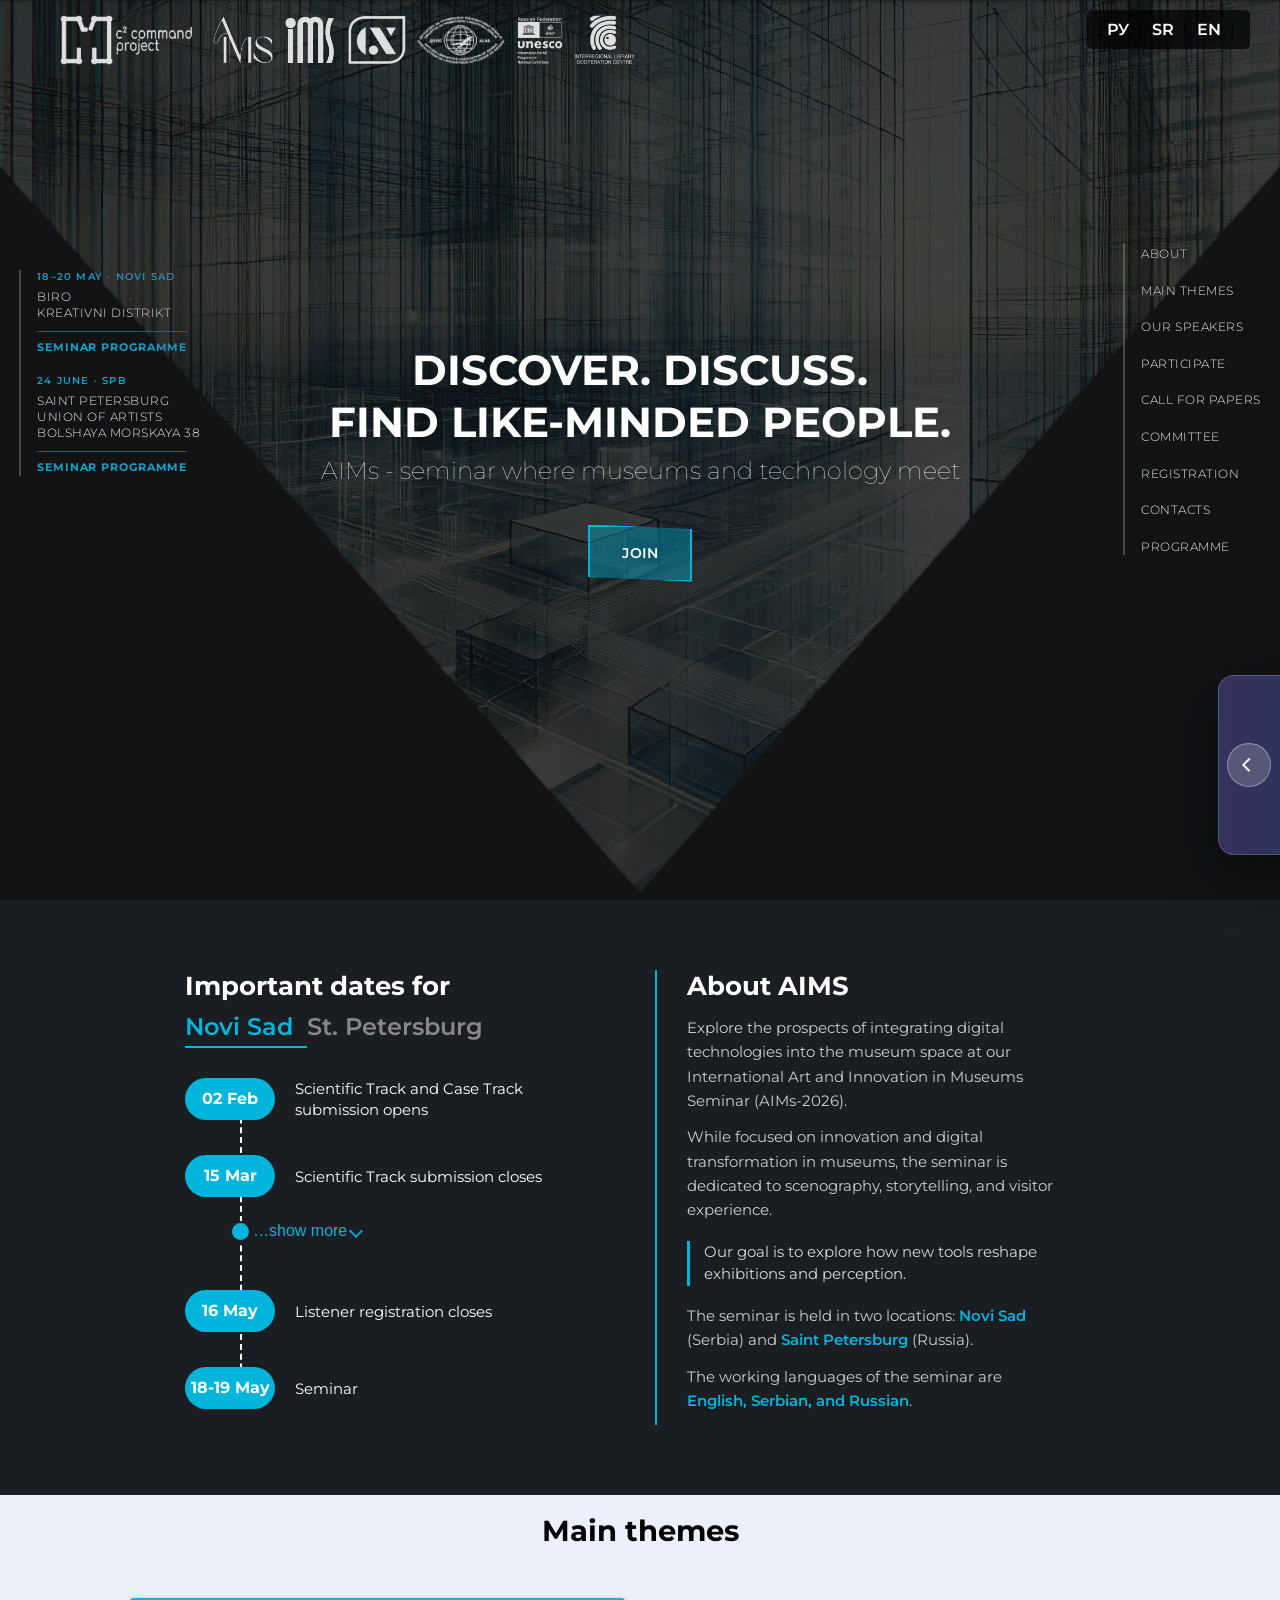
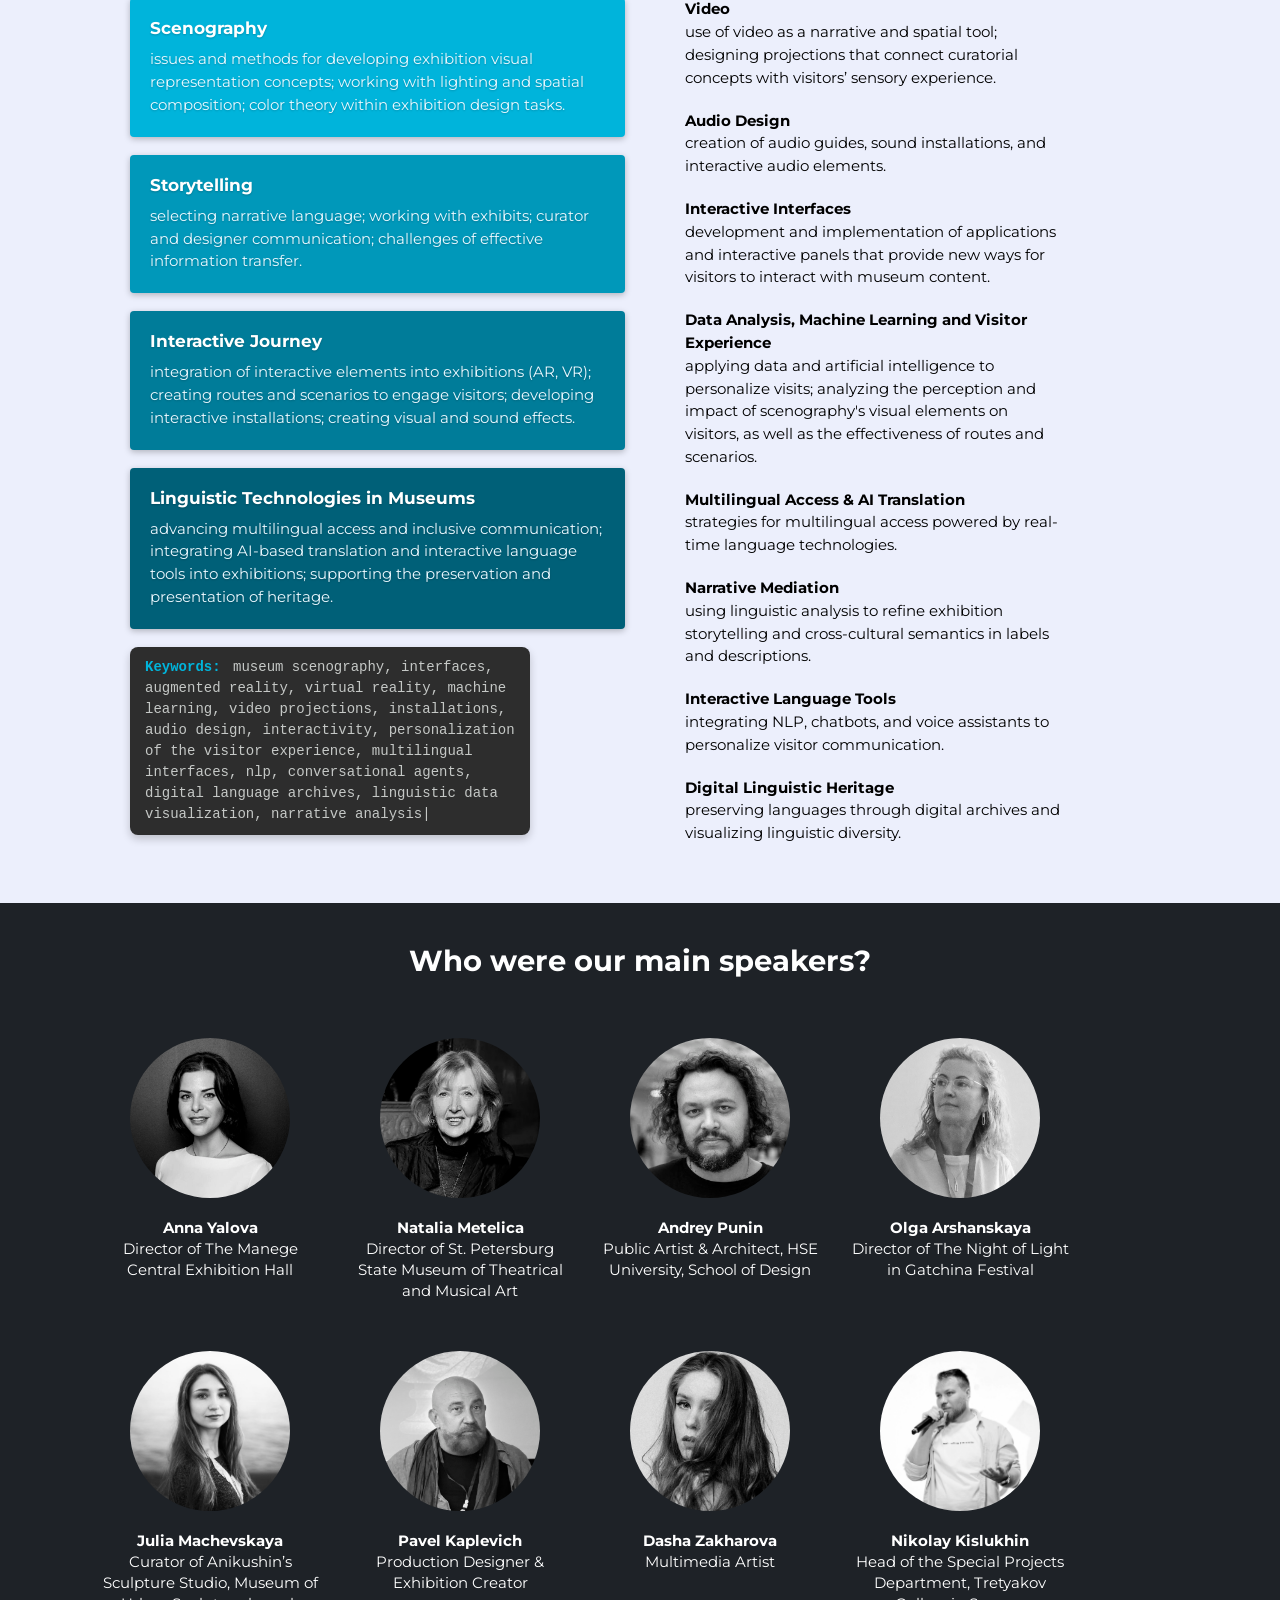
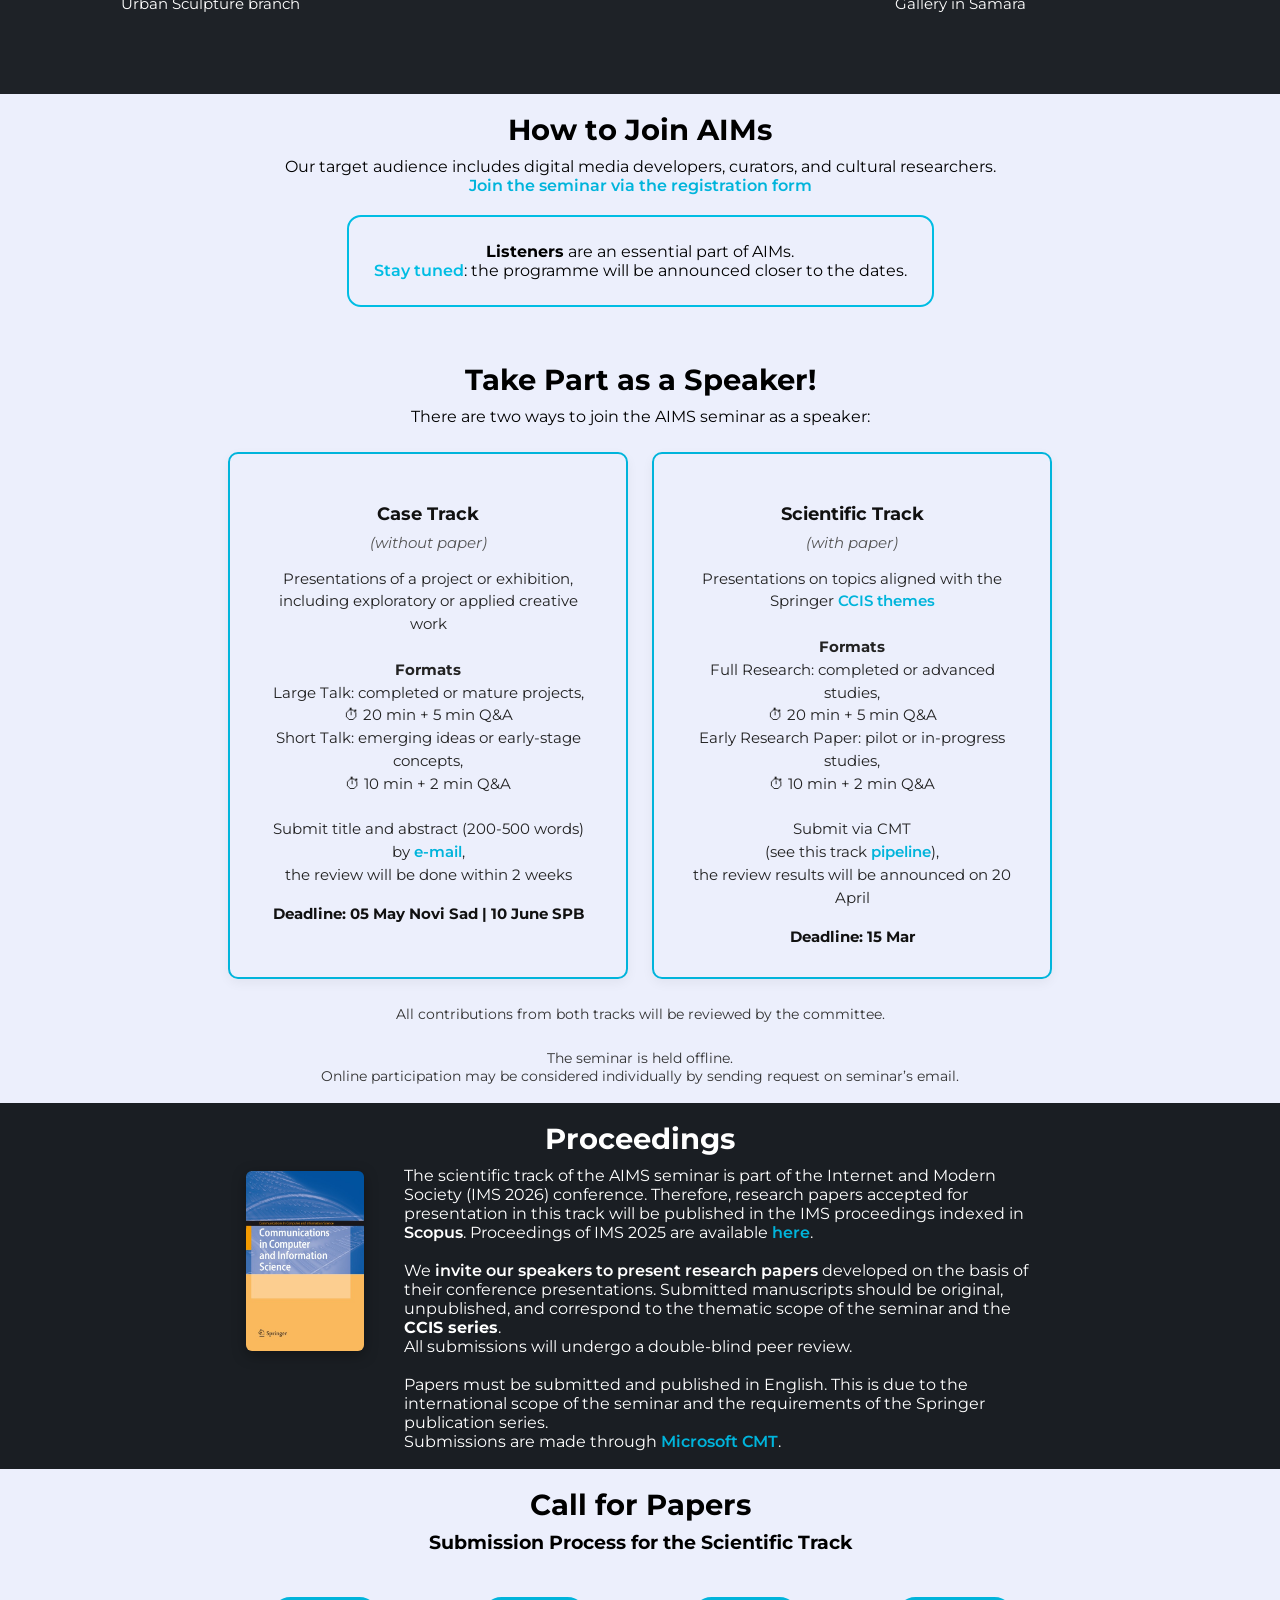
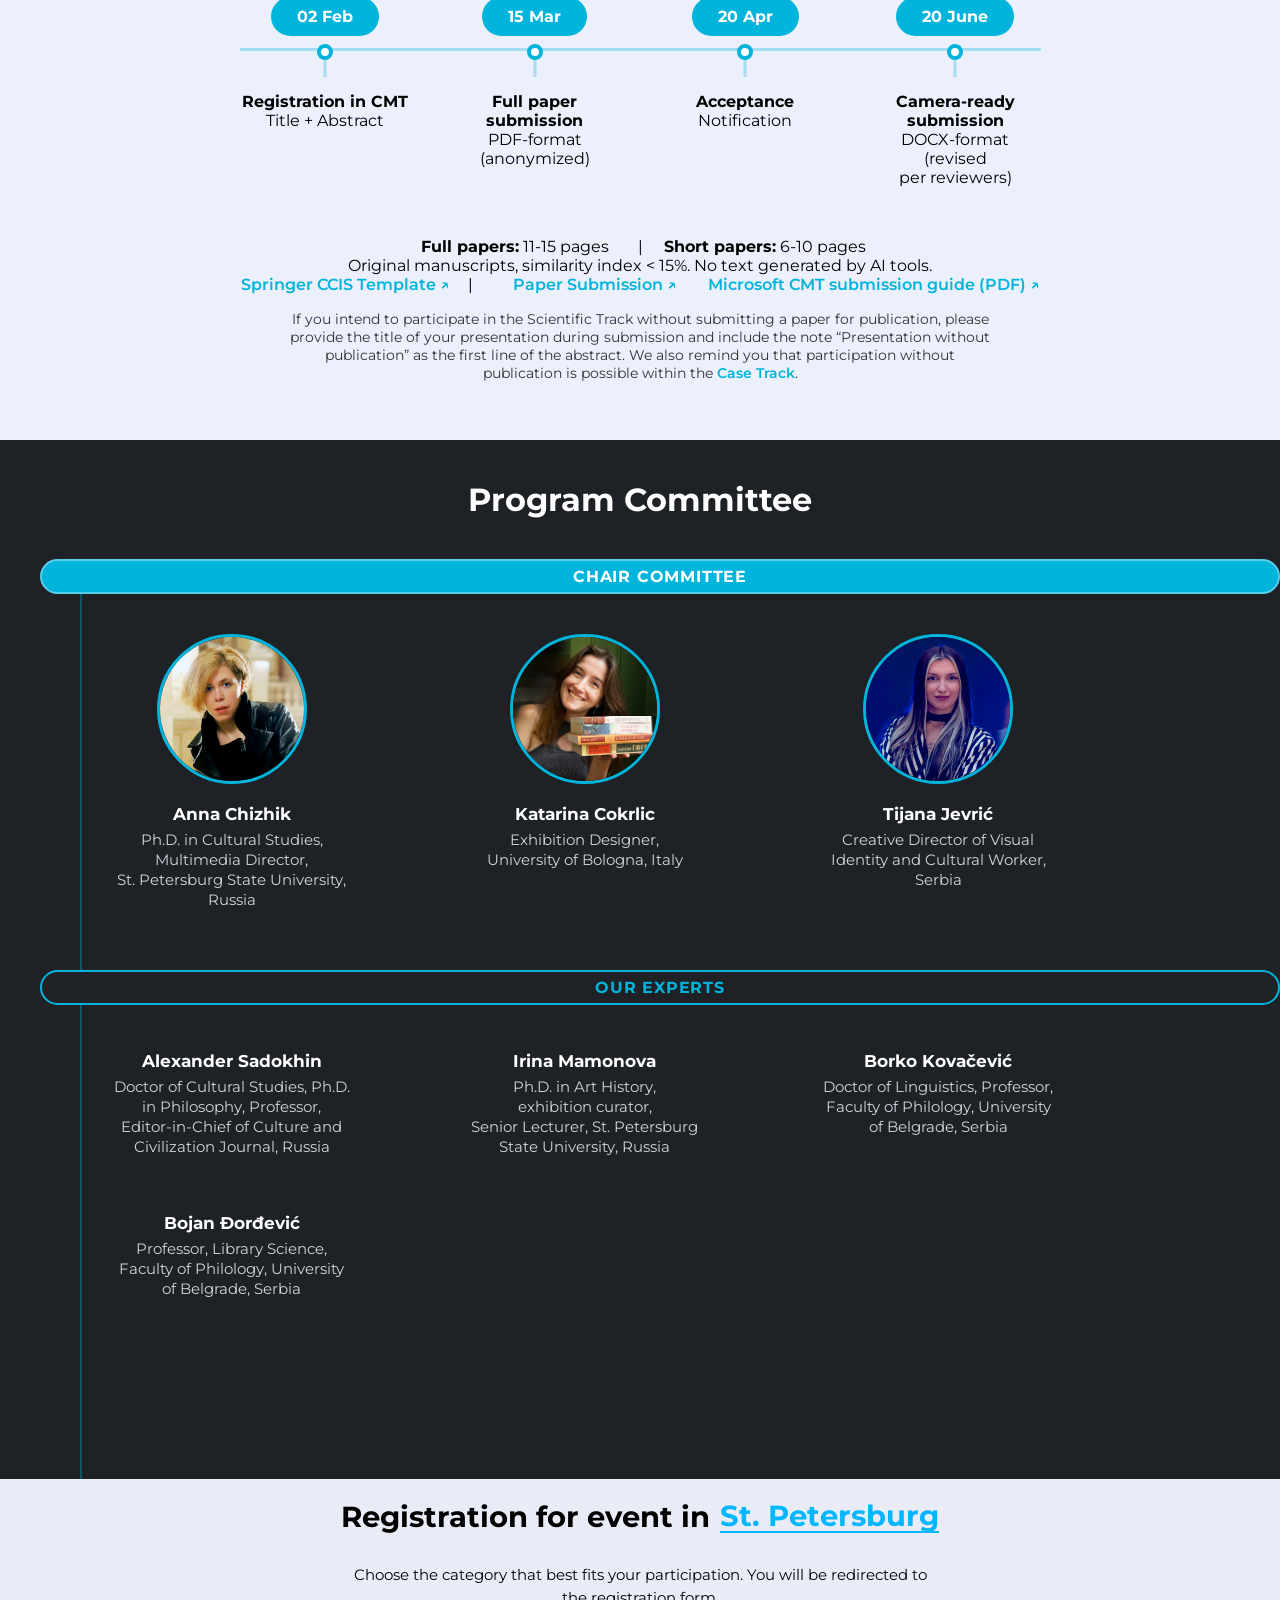
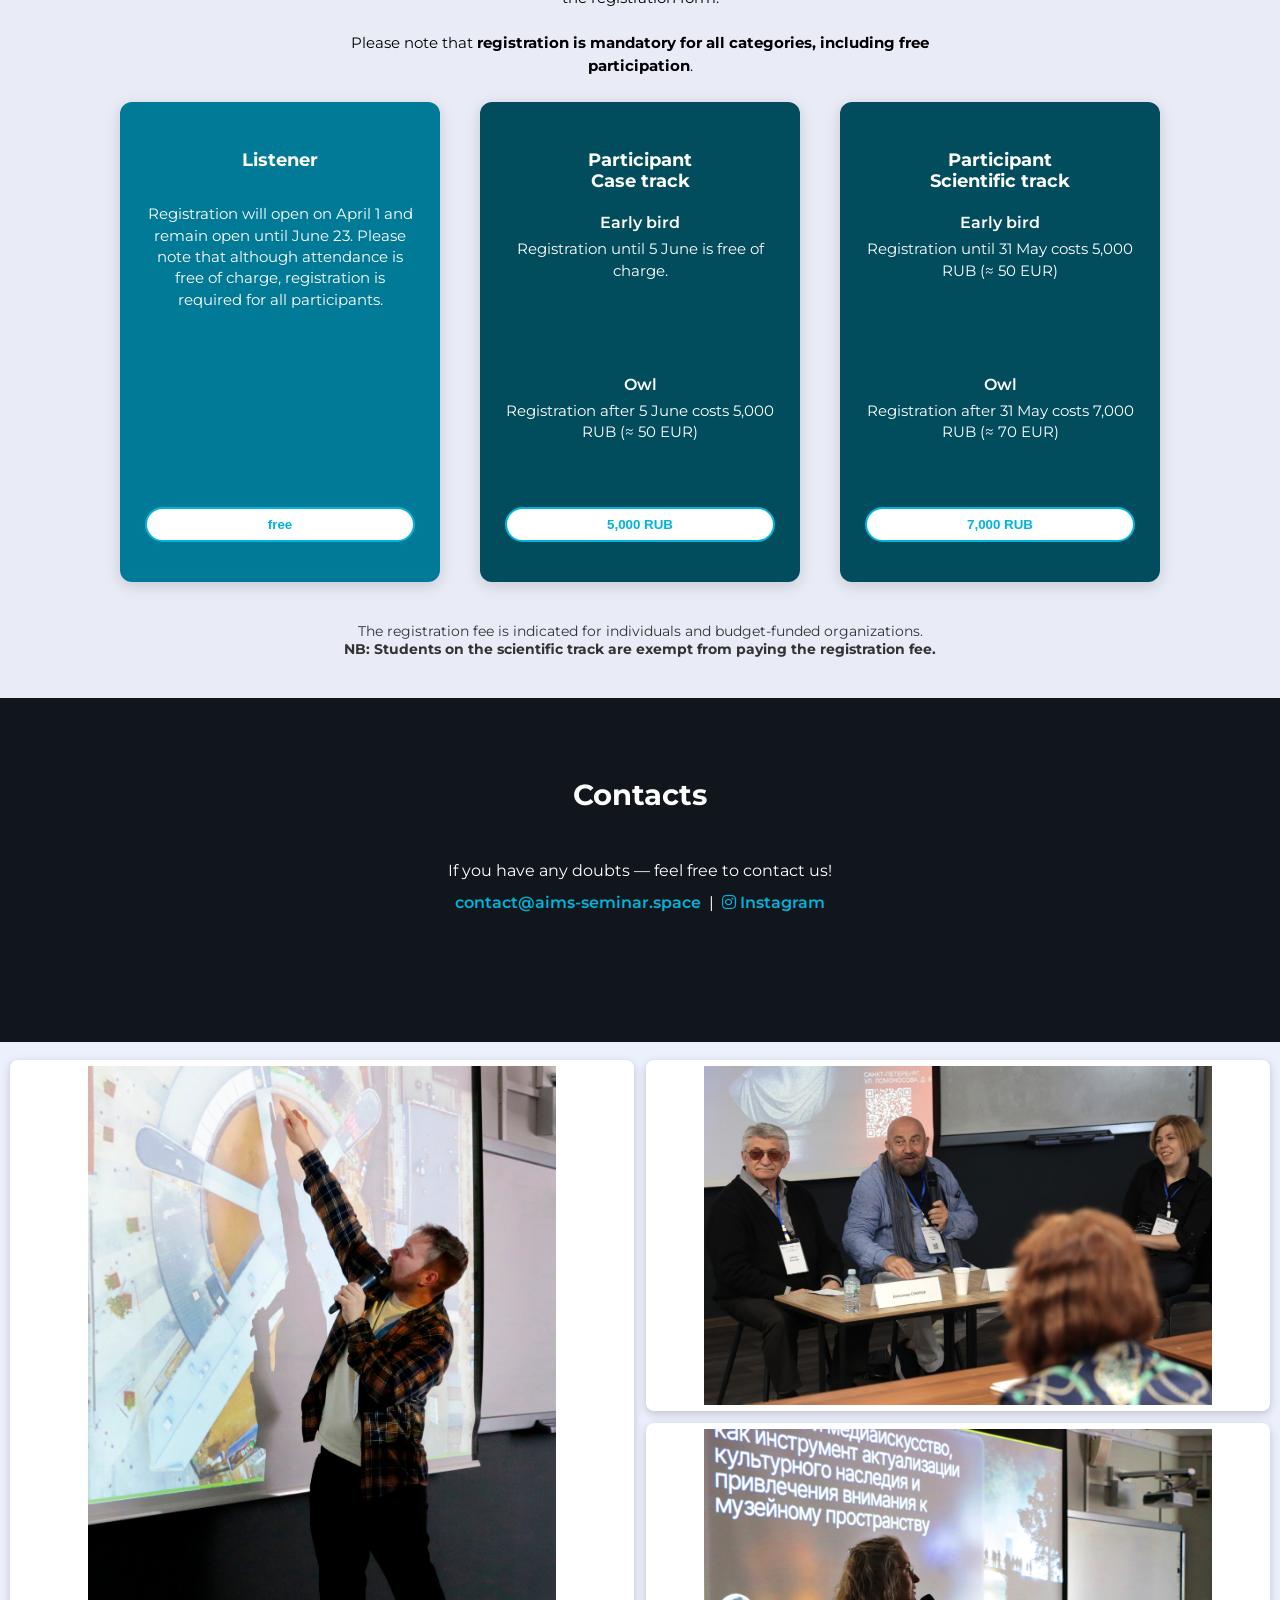
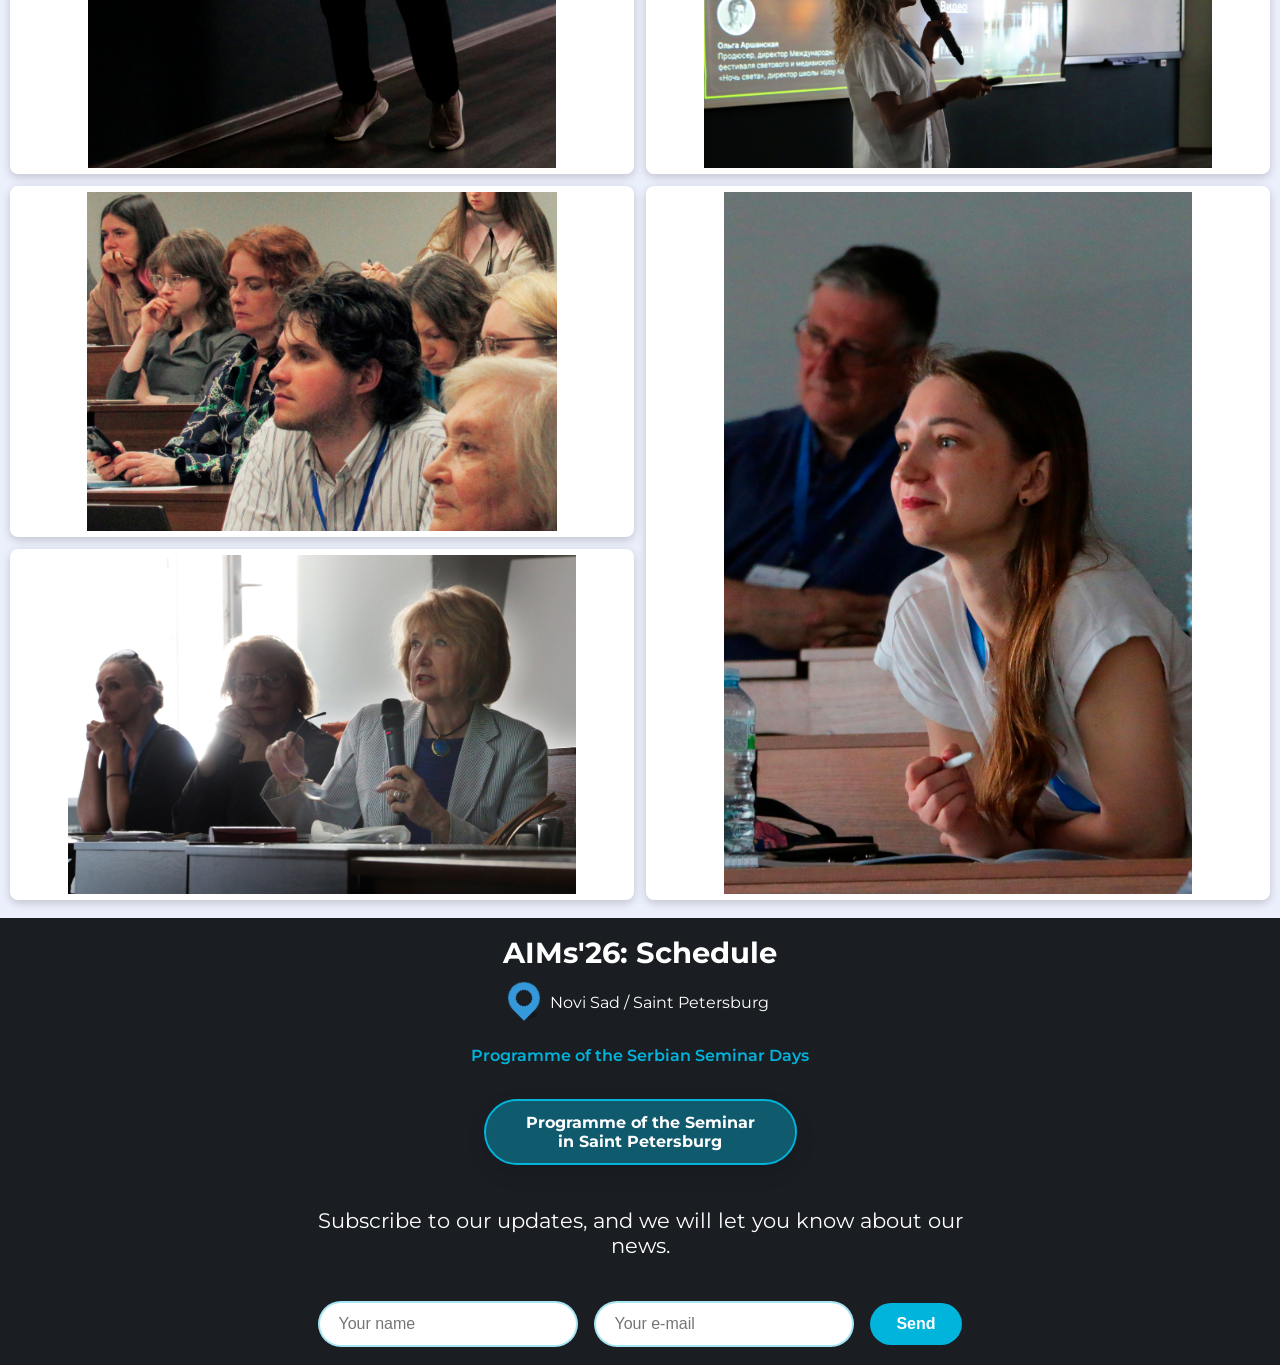
<file: index-en.html>
<!DOCTYPE html>
<html lang="ru">

<head>
  <meta charset="UTF-8">
  <meta name="viewport" content="width=device-width, initial-scale=1.0">
  <link rel="stylesheet" href="style.css">
  <link rel="stylesheet" href="https://cdnjs.cloudflare.com/ajax/libs/font-awesome/5.15.1/css/all.min.css">

  <meta name="keywords" content="museum, technology" />
  <meta name="author" content="Анна Чижик" />
  <link rel="icon" href="aims.ico" type="image/svg+xml">
  <title>AIMs seminar: art and innovations in museums</title>
</head>

<body class="page">

  <!--попап про продление-->
  <!--
  
  <aside class="deadline-tab is-collapsed" id="deadlineTab" aria-label="Deadline update">
      <div class="deadline-tab-panel" role="dialog" aria-modal="false">
        <button
          class="deadline-tab-toggle"
          id="deadlineTabToggle"
          type="button"
          aria-expanded="false"
          aria-label="Expand/collapse"
        >
          <span class="deadline-tab-chevron" aria-hidden="true"></span>
        </button>

        <div class="deadline-tab-title">Scientific Track Deadline Extended</div>
        <div class="deadline-tab-text">Dear colleagues, the submission deadline for the Scientific Track has been extended until April 2.</div>
        <a class="deadline-tab-btn" href="#proceedings">Learn more about the track</a>
      </div>
    </aside>
  -->

<aside class="deadline-tab exhibition-tab is-collapsed" id="deadlineTab" aria-label="Voices of Rivers exhibition opening">
      <div class="deadline-tab-panel" role="dialog" aria-modal="false">
        <button
          class="deadline-tab-toggle"
          id="deadlineTabToggle"
          type="button"
          aria-expanded="false"
          aria-label="Expand/collapse"
        >
          <span class="deadline-tab-chevron" aria-hidden="true"></span>
        </button>

        <div class="deadline-tab-title">June 24: Voices of Rivers exhibition opening</div>
        <div class="deadline-tab-text">
          On 24 June, after the seminar talks, the <strong>Voices of Rivers</strong> exhibition will open at 18:00.<br>
          The opening will take place at the same venue: Saint Petersburg Union of Artists, Bolshaya Morskaya 38.
        </div>
      </div>
    </aside>

    
    <div class="cursor"></div>
    <div class="cursor-border"></div>
    <header>
      <!--
      <a href="#about" class="logo"><img src="aims_logo.png" alt="AIMs 2026" class="avatar"></a>
      <a href="#" class="c-command"><img src="logo.png"/>
      </a>
    -->
      <div class="logo-group">
        <a href="#" class="c-command"><img src="logo.png"/>
        </a>
        <a href="#about" class="logo">
          <img src="aims_logo.png" alt="AIMs" class="avatar">
        </a>
        <a href="https://ims.itmo.ru/eng/">
          <img src="ims-logo.png" alt="IMS" class="partner-logo">
        </a>
        <a href="https://spbsh.ru">
          <img src="sh.png" alt="SH" class="partner-logo">
        </a>
        <a href="https://dpls-alas.rs/en/index.html">
          <img src="DPLS1.png" alt="DPLS" class="partner-logo">
        </a>
        <a href="https://unesco.ru/activity/ifap/">
          <img src="UNESCO_bw.png" alt="UNESCO IFAP" class="partner-logo">
        </a>
        <a href="http://mcbs.ru/">
          <img src="mcbs_bw.png" alt="Interregional Library Cooperation Centre" class="partner-logo">
        </a>
      </div>
      


      <!-- вертикальное меню --> 
      <nav class="site-nav">
        <div class="menu-wrapper">
          <ul class="underline-menu">
            <li class="active"><a href="#about">ABOUT</a></li>
            <li><a href="#themes">MAIN THEMES</a></li>
            <li><a href="#speakers-section">OUR SPEAKERS</a></li>
            <li><a href="#take-part">PARTICIPATE</a></li>
            <li><a href="#proceedings">CALL FOR PAPERS</a></li>
            <li><a href="#committee">COMMITTEE</a></li>
            <li><a href="#registration">REGISTRATION</a></li>
            <li><a href="#contacts">CONTACTS</a></li>
            <li><a href="#program">PROGRAMME</a></li>
          </ul>
        </div>
      </nav>
      <div class="language-switcher">
        <a href="index.html" class="lang " data-lang="ru">РУ</a> | 
        <a href="index-sr.html" class="lang" data-lang="sr">SR</a> | 
        <a href="index-en.html" class="lang" data-lang="en">EN</a> |
      </div>
      
     
  
      
    </header>
    
    <!-- бургер --> 
    <input type="checkbox" id="burger-toggle" />
    <label for="burger-toggle" class="burger-menu">
      <div class="line"></div>
      <div class="line"></div>
      <div class="line"></div>
    </label>
    <div class="overlay"></div>
    
    <nav class="burger-nav">
      <ul>
        <li class="active"><a href="#about">ABOUT</a></li>
        <li><a href="#themes">MAIN THEMES</a></li>
        <li><a href="#speakers-section">OUR SPEAKERS</a></li>
        <li><a href="#take-part">PARTICIPATE</a></li>
        <li><a href="#proceedings">CALL FOR PAPERS</a></li>
        <li><a href="#committee">COMMITTEE</a></li>
        <li><a href="#registration">REGISTRATION</a></li>
        <li><a href="#contacts">CONTACTS</a></li>
        <li><a href="#program">PROGRAMME</a></li>
      </ul>
    </nav>

    <div id="registration-info" class="popup hidden">
        <div class="popup-content">
          <span class="popup-close">&times;</span>
          <p>
            The seminar in Novi Sad will take place on <strong>18-19 May 2026</strong>.<br><br>
            <!--
            Early registration for participants and listeners will open on
            <strong>21 April 2026</strong>.<br><br>

            Regular registration opens on <strong>3 May 2026</strong>.<br><br>

            <a href="#subscribe-form">Stay tuned for updates.</a>
          -->
             Early registration is currently open.
            Regular registration will open after it closes. <br><br>

            <a href="#subscribe-form">Stay tuned for updates.</a>
          </p>
        </div>
    </div>
    <div id="registration-info-spb" class="popup hidden">
        <div class="popup-content">
          <span class="popup-close">&times;</span>
          <p>
            The seminar in Saint Petersburg will take place on <strong>24 June 2026</strong>.<br><br>
            <!--
            Early registration for participants and listeners will open on
            <strong>01 April 2026</strong>.<br><br>

            Regular registration for participants opens on
            <strong>05 June 2026</strong>.<br><br>

            Listener registration details will be announced later.<br><br>
            -->
            Early registration for speakers is currently open.
            Regular registration will open after it closes. <br><br>

            <a href="#subscribe-form">Stay tuned for updates.</a>
          </p>
        </div>
      </div>


    <main>

      
      
      <!-- Интро -->
      <section class="intro-section" id="home">
        <div class="hero-locations"> 
          <div class="hero-location hero-location-ns">
            <span>18–20 MAY · NOVI SAD</span>
            BIRO<br>
            Kreativni Distrikt

            <a class="hero-location-link" href="program-aims2026.html">
              Seminar Programme
            </a>
          </div>

          <div class="hero-location hero-location-spb">
            <span>24 JUNE · SPB</span>
            Saint Petersburg<br>
            Union of Artists<br>
            Bolshaya Morskaya 38

            <a class="hero-location-link" href="AIMs-2026_program_spb.html">
              Seminar Programme
            </a>
          </div>
        </div>
        <h1>
          Discover. Discuss. <span class="intro-break">Find like-minded people.</span>
        </h1>
        <h2>AIMs - seminar where museums and technology meet</h2>
        <a
          class="btn btn-ghost btn-gradient"
          href="#registration"
        >
          JOIN
        </a>
      </section>

      <!-- Раздел "О семинаре" -->
      <section class="normal-section " id="about">
        <div class="about-aims-wrapper">
          <div class="important-dates">
          <div class="dates-header">
            <h2 class="section-title light">Important dates for</h2>
            <div class="city-tabs on-new-line">
              <button class="city-tab active" data-city="belgrade">Novi Sad</button>
              <button class="city-tab" data-city="spb">St. Petersburg</button>
            </div>
          </div>


          <!-- Belgrade timeline -->
          <div class="dates-timeline" id="belgrade-timeline"
                  data-more-label="…show more"
                  data-hide-label="hide">
            <div class="timeline-item" data-key="open_submission">
              <div class="date-bubble">02 Feb</div>
              <div class="timeline-text">Scientific Track and Case Track submission opens</div>
            </div>
            <div class="timeline-item" data-key="close_science">
              <div class="date-bubble">15 Mar</div>
              <div class="timeline-text">Scientific Track submission closes</div>
            </div>
            <div class="timeline-item" data-key="peer_review">
              <div class="date-bubble">20 Apr</div>
              <div class="timeline-text">Peer-review results (Scientific Track)</div>
            </div>
            <div class="timeline-item" data-key="early_reg">
              <div class="date-bubble">21 Apr</div>
              <div class="timeline-text">Early registration for participants<br /> and listeners</div>
            </div>
            <div class="timeline-item" data-key="close_case">
              <div class="date-bubble">1 May</div>
              <div class="timeline-text">Case Track submission closes</div>
            </div>
            <div class="timeline-item" data-key="schedule_draft">
              <div class="date-bubble">2 May</div>
              <div class="timeline-text">Preliminary seminar programme</div>
            </div>
            <div class="timeline-item" data-key="regular_reg">
              <div class="date-bubble">3 May</div>
              <div class="timeline-text">Regular registration opens</div>
            </div>
            <div class="timeline-item" data-key="schedule_live">
              <div class="date-bubble">12 May</div>
              <div class="timeline-text">Seminar programme</div>
            </div>
            <div class="timeline-item" data-key="close_listener">
              <div class="date-bubble">16 May</div>
              <div class="timeline-text">Listener registration closes</div>
            </div>
            <div class="timeline-item" data-key="seminar">
              <div class="date-bubble">18-19 May</div>
              <div class="timeline-text">Seminar</div>
            </div>
          </div>

          <!-- Saint Petersburg timeline -->
          <div class="dates-timeline" id="spb-timeline"
                  data-more-label="…show more"
                  data-hide-label="hide">
            <div class="timeline-item" data-key="open_submission">
              <div class="date-bubble">02 Feb</div>
              <div class="timeline-text">Scientific Track and Case Track submission opens</div>
            </div>
            <div class="timeline-item" data-key="close_science">
              <div class="date-bubble">15 Mar</div>
              <div class="timeline-text">Scientific Track submission closes</div>
            </div>
            <div class="timeline-item" data-key="early_reg">
              <div class="date-bubble">01 Apr</div>
              <div class="timeline-text">Early registration for participants<br /> and listeners</div>
            </div>
            <div class="timeline-item" data-key="peer_review">
              <div class="date-bubble">21 Apr</div>
              <div class="timeline-text">Peer-review results (Scientific Track)</div>
            </div>
            <div class="timeline-item" data-key="regular_reg">
              <div class="date-bubble">31 May</div>
              <div class="timeline-text">Regular registration opens (Scientific Track)</div>
            </div>
            <div class="timeline-item" data-key="regular_reg">
              <div class="date-bubble">05 Jun</div>
              <div class="timeline-text">Regular registration opens (Case Track)</div>
            </div>
          
            <div class="timeline-item" data-key="close_case">
              <div class="date-bubble">10 Jun</div>
              <div class="timeline-text">Case Track submission closes</div>
            </div>
            <div class="timeline-item" data-key="schedule_live">
              <div class="date-bubble">15 Jun</div>
              <div class="timeline-text">Seminar programme; Regular registration opens for listeners</div>
            </div>
            <div class="timeline-item" data-key="close_listener">
              <div class="date-bubble">23 Jun</div>
              <div class="timeline-text">Listener registration closes</div>
            </div>
            <div class="timeline-item" data-key="seminar">
              <div class="date-bubble">24 Jun</div>
              <div class="timeline-text">Seminar</div>
            </div>
          </div>
        </div>
        <div class="about-aims">
          <h2>About AIMS</h2>
          <p>
            Explore the prospects of integrating digital technologies into the 
            museum space at our International Art and Innovation in Museums Seminar (AIMs-2026).
          </p>
          <p>
            While focused on innovation and digital transformation in museums,
            the seminar is dedicated to scenography, storytelling, and visitor
            experience. <p class="goal">Our goal is to explore how new tools reshape exhibitions
            and perception.</p>
          </p>
          <p>
            The seminar is held in two locations: <b>Novi Sad</b> (Serbia) and <b>Saint
            Petersburg</b> (Russia).
          </p>
          <p>
            The working languages of the seminar are <b>English, Serbian, and Russian</b>.
          </p>
        </div>
      </section>

      <!-- Раздел тем --> 
      <section class="normal-section" id="themes">
        <h2 class="section-title dark ">Main themes</h2>
        <div class="themes-wrapper">
          <div class="themes-left">
            <div class="theme-box">
              <h3>Scenography</h3>
              <p>issues and methods for developing exhibition visual representation concepts; working with lighting and spatial composition; color theory within exhibition design tasks.
              </p>
            </div>
            <div class="theme-box">
              <h3>Storytelling</h3>
              <p>selecting narrative language; working with exhibits; curator and designer communication; challenges of effective information transfer.
              </p>
            </div>
            <div class="theme-box">
              <h3>Interactive Journey</h3>
              <p>integration of interactive elements into exhibitions (AR, VR); creating routes and scenarios to engage visitors; developing interactive installations; creating visual and sound effects.
              </p>
            </div>
            <div class="theme-box">
              <h3>Linguistic Technologies in Museums</h3>
              <p>
                advancing multilingual access and inclusive communication; integrating AI-based translation and interactive language tools into exhibitions; supporting the preservation and presentation of heritage.
              </p>
            </div>
            <div class="keywords-block"> 
              <span class="keywords-label">Keywords:</span> 
              museum scenography, interfaces, augmented reality, virtual reality, machine learning, video projections, 
              installations, audio design, interactivity, personalization of the visitor experience, 
              multilingual interfaces, nlp, conversational agents, digital language archives, linguistic data visualization, narrative analysis<span class="blinking-cursor" style="color: #c5c8c6;">|</span>
            </div>
          </div>
          <div class="themes-right">
            <ul>
              <li><strong>Video</strong><br> 
                use of video as a narrative and spatial tool; designing projections that connect curatorial concepts with visitors’ sensory experience.
              </li>
              <li><strong>Audio Design</strong><br>
                creation of audio guides, sound installations, and interactive audio elements.
              </li>
              <li><strong>Interactive Interfaces</strong><br>
                development and implementation of applications and interactive panels that provide new ways for visitors to interact with museum content.
              </li>
              <li><strong>Data Analysis, Machine Learning and Visitor Experience</strong><br>
                applying data and artificial intelligence to personalize visits; analyzing the perception and impact of scenography's visual elements on visitors, as well as the effectiveness
                of routes and scenarios.
              </li>
              <li>
                <strong>Multilingual Access & AI Translation</strong><br>
                strategies for multilingual access powered by real-time language technologies.
              </li>

              <li>
                <strong>Narrative Mediation</strong><br>
                using linguistic analysis to refine exhibition storytelling and cross-cultural semantics in labels and descriptions.
              </li>

              <li>
                <strong>Interactive Language Tools</strong><br>
                integrating NLP, chatbots, and voice assistants to personalize visitor communication.
              </li>

              <li>
                <strong>Digital Linguistic Heritage</strong><br>
                preserving languages through digital archives and visualizing linguistic diversity.
              </li>

            </ul>
          </div>
        </div>
      </section>

      <!-- Раздел наши спикеры --> 
      <section class="speakers-section" id="speakers-section">
        <div class="speakers-container">
          <h2 class="section-title">Who were our main speakers?</h2>
          <div class="speakers-grid">
            <div class="speaker-card" data-img="speaker1">
              <img src="./img/speaker1.jpeg" alt="Anna Yalova" class="speaker-photo">
              <p class="speaker-info">
                <strong>Anna Yalova</strong><br>
                Director of The Manege Central Exhibition Hall
              </p>
            </div>

            <div class="speaker-card" data-img="speaker2">
              <img src="./img/speaker2.jpg" alt="Natalia Metelica" class="speaker-photo">
              <p class="speaker-info">
                <strong>Natalia Metelica</strong><br>
                Director of St. Petersburg State Museum of Theatrical and Musical Art
              </p>
            </div>

            <div class="speaker-card" data-img="speaker6">
              <img src="./img/speaker6.jpg" alt="Andrey Punin" class="speaker-photo">
              <p class="speaker-info">
                <strong>Andrey Punin</strong><br>
                Public Artist & Architect, HSE University, School of Design
              </p>
            </div>

            <div class="speaker-card" data-img="speaker5">
              <img src="./img/speaker5.jpg" alt="Olga Arshanskaya" class="speaker-photo">
              <p class="speaker-info">
                <strong>Olga Arshanskaya</strong><br>
                Director of The Night of Light in Gatchina Festival
              </p>
            </div>

            <div class="speaker-card" data-img="speaker3">
              <img src="./img/speaker3.jpg" alt="Julia Machevskaya" class="speaker-photo">
              <p class="speaker-info">
                <strong>Julia Machevskaya</strong><br>
                Curator of Anikushin’s Sculpture Studio, Museum of Urban Sculpture branch
              </p>
            </div>

            <div class="speaker-card" data-img="speaker7">
              <img src="./img/speaker7.jpg" alt="Pavel Kaplevich" class="speaker-photo">
              <p class="speaker-info">
                <strong>Pavel Kaplevich</strong><br>
                Production Designer & Exhibition Creator
              </p>
            </div>

            <div class="speaker-card" data-img="speaker4">
              <img src="./img/speaker4.jpg" alt="Dasha Zakharova" class="speaker-photo">
              <p class="speaker-info">
                <strong>Dasha Zakharova</strong><br>
                Multimedia Artist
              </p>
            </div>

            <div class="speaker-card" data-img="speaker10">
              <img src="./img/speaker10.jpg" alt="Nikolay Kislukhin" class="speaker-photo">
              <p class="speaker-info">
                <strong>Nikolay Kislukhin</strong><br>
                Head of the Special Projects Department, Tretyakov Gallery in Samara
              </p>
            </div>
             
          </div>
        </div>
      </section>

    

      <!-- Раздел "прими участие как спикер" --> 
      <section class="normal-section light-background" id="take-part">
        <h2 class="section-title dark">How to Join AIMs</h2>
        <div class="takepart-intro">
          <p>Our target audience includes digital media developers, curators, and cultural researchers. <br> 
            <a href="#registration">Join the seminar via the registration form</a></p>
          <div class="takepart-wrapper">
            <div class="takepart-highlight">
              <p><strong>Listeners</strong> are an essential part of AIMs.</p>
              <a href="#program">Stay tuned</a>: the programme will be announced closer to the dates.
            </div>
          </div>
        </div>


        <h2 class="section-title dark">Take Part as a Speaker!</h2>
        <p class="section-subtitle">There are two ways to join the AIMS seminar as a speaker:</p>
        <div class="tracks-container">
          <div class="track-card">
            <h3>Case Track</h3>
            <p class="track-subtitle">(without paper)</p>
            <p>Presentations of a project or exhibition, including exploratory or applied creative work</p>
            <br>
            <p><strong>Formats</strong></p>
            <p>
              Large Talk: completed or mature projects,<br>
              ⏱ 20 min + 5 min Q&amp;A<br>
              Short Talk: emerging ideas or early-stage concepts,<br>
              ⏱ 10 min + 2 min Q&amp;A
            </p>
            <br>
            <p>Submit title and abstract (200-500 words)<br> by <a href="mailto:contact@aims-seminar.space" class="contact-mail">e-mail</a>,
            <br> 
            the review will be done within 2 weeks</p>
            <p class="deadline">Deadline: 05 May Novi Sad | 10 June SPB</p>
          </div>
          <div class="track-card">
            <h3>Scientific Track</h3>
            <p class="track-subtitle">(with paper)</p>
            <p>Presentations on topics aligned with the Springer <a href="https://link.springer.com/series/7899?error=cookies_not_supported&code=1208c622-cdc7-4c1d-96c5-70e245ee843b" target="_blank">CCIS themes</a></p>
            <br>
            <p><strong>Formats</strong></p>
            <p>
              Full Research: completed or advanced studies,<br>
              ⏱ 20 min + 5 min Q&amp;A<br>
              Early Research Paper: pilot or in-progress studies,<br>
              ⏱ 10 min + 2 min Q&amp;A
            </p>
            <br>
            <p>Submit via CMT<br> (see this track <a href="#proceedings">pipeline</a>), 
            <br />the review results will be announced on 20 April
            </p>
            <p class="deadline">Deadline: 15 Mar</p>
          </div>
        </div>
        <p class="note">All contributions from both tracks will be reviewed by the committee.</p>
        <p class="note">
          The seminar is held offline. <br/> Online participation may be considered individually by sending request on seminar’s email.
        </p>
      </section>

      <!-- Раздел просидингов --> 
      <section class="normal-section dark-background" id="proceedings">
        <h2 class="section-title">Proceedings</h2>
        <div class="proceedings-container">
          <div class="proceedings-image">
            <img src="./img/book.jpeg" alt="Communications in Computer and Information Science book cover">
          </div>
          <div class="proceedings-text">
            <!--
            <p>
              The scientific track of the AIMS seminar implies the publication of selected papers in the
              <a href="https://link.springer.com/series/7899">Communications in Computer and Information Science (CCIS)</a> series published by Springer,
              indexed in <strong>Scopus (Q3)</strong>.
            </p>
          -->
            <p>
              The scientific track of the AIMS seminar is part of the Internet and Modern Society (IMS 2026) conference. 
              Therefore, research papers accepted for presentation in this track will be 
              published in the IMS proceedings indexed in <strong>Scopus</strong>. Proceedings of IMS 2025 are available <a href="https://link.springer.com/book/10.1007/978-3-032-05144-8">here</a>.
            </p>
            <br>
            
            <p>
              We <strong>invite our speakers to present research papers</strong> developed on the basis of their
              conference presentations. Submitted manuscripts should be original, unpublished, and correspond to the
              thematic scope of the seminar and the <b>CCIS series</b>.
            </p>
            <p>
              All submissions will undergo a double-blind peer review.<br>
              <br>
              Papers must be submitted and published in English. 
              This is due to the international scope of the seminar and the requirements of the Springer publication series.
              <br>
              Submissions are made through <a href="https://cmt3.research.microsoft.com/ITMOIMS2026">Microsoft CMT</a>.
            </p>
          </div>
        </div>
      </section>

      <!-- Раздел от презентации к публикации  --> 
      <section class="normal-section light-background" id="publication-timeline">
        <h2 class="section-title dark publication-title">Call for Papers</h2> <h3> Submission Process for the Scientific Track</h3>
        <div class="pub-timeline-wrapper">
          <div class="pub-timeline">
            <div class="pub-timeline-step">
              <div class="pub-timeline-date">02 Feb</div>
              <div class="pub-timeline-dot"></div>
              <p><strong>Registration in CMT</strong><br>Title + Abstract</p>
            </div>
            <div class="pub-timeline-step">
              <div class="pub-timeline-date">15 Mar</div>
              <div class="pub-timeline-dot"></div>
              <p><strong>Full paper submission</strong><br>PDF-format<br>(anonymized)</p>
            </div>
            <div class="pub-timeline-step">
              <div class="pub-timeline-date">20 Apr</div>
              <div class="pub-timeline-dot"></div>
              <p><strong>Acceptance</strong><br>Notification</p>
            </div>
            <div class="pub-timeline-step">
              <div class="pub-timeline-date">20 June</div>
              <div class="pub-timeline-dot"></div>
              <p><strong>Camera-ready submission</strong><br>DOCX-format<br>(revised <br>per reviewers)</p>
            </div>
          </div>
          <div class="pub-timeline-info">
  <p class="pub-row">
    <span class="pub-left"><strong>Full papers:</strong> 11-15 pages</span>
    <span class="pub-sep">|</span>
    <span class="pub-right"><strong>Short papers:</strong> 6-10 pages</span>
  </p>

  <p  class="pub-text">Original manuscripts, similarity index &lt; 15%. No text generated by AI tools.</p>

  <p class="pub-row">
    <span class="pub-left">
      <a href="/springer_ template.docm" class="pub-timeline-link">Springer CCIS Template ↗</a>
    </span>
    <span class="pub-sep">|</span>
    <span class="pub-right">
      <a href="https://cmt3.research.microsoft.com/ITMOIMS2026/" class="pub-timeline-link">Paper Submission ↗</a>
    </span>
    <a href="/AIMs-2026_CMT_manual.pdf" class="pub-timeline-link">
      Microsoft CMT submission guide (PDF) ↗
    </a>

  </p>
  <p class="note">
    If you intend to participate in the Scientific Track without submitting a paper for publication, 
    please provide the title of your presentation during submission and include the note 
    “Presentation without publication” as the first line of the abstract. 
    We also remind you that participation without publication is possible within the <a href="#take-part">Case Track</a>.
  </p>
</div>
        </div>
      </section>

      <!-- Раздел комитета --> 
      <section id="committee">
        <h2>Program Committee</h2>

        <div class="committee-label-wrapper">
            <div class="committee-tag">CHAIR COMMITTEE</div>
        </div>

        <div class="committee-grid committee-grid-top">

          <div class="committee-member">
            <img src="./img/Chizhik.jpg" alt="chizhik" class="committee-photo">
            <p class="committee-name">Anna Chizhik</p>
            <p class="committee-info">Ph.D. in Cultural Studies, Multimedia Director,<br /> St. Petersburg State University, Russia</p>
          </div>
          <div class="committee-member">
            <img src="./img/Cokrlic.jpg" alt="cokrlic" class="committee-photo">
            <p class="committee-name">Katarina Cokrlic</p>
            <p class="committee-info">Exhibition Designer,<br /> University of Bologna, Italy</p>
          </div>
          <div class="committee-member">
            <img src="./img/Jevrić.jpg" alt="Tijana Jevrić" class="committee-photo">
            <p class="committee-name">Tijana Jevrić</p>
            <p class="committee-info">Creative Director of Visual Identity and Cultural Worker, Serbia</p>
          </div>
        </div>

        <div class="committee-label-wrapper">
            <div class="committee-tag secondary">OUR EXPERTS</div>
        </div>

        <div class="committee-grid committee-grid-bottom">
          <div class="committee-member no-photo">
            <p class="committee-name">Alexander Sadokhin</p>
            <p class="committee-info">
              Doctor of Cultural Studies, Ph.D. in Philosophy, Professor,<br>
              Editor-in-Chief of Culture and Civilization Journal, Russia
            </p>
          </div>
          <div class="committee-member no-photo">
            <p class="committee-name">Irina Mamonova</p>
            <p class="committee-info">
              Ph.D. in Art History,<br> exhibition curator,<br>
              Senior Lecturer, St. Petersburg State University, Russia
            </p>
          </div>
          <div class="committee-member no-photo">
            <p class="committee-name">Borko Kovačević</p>
            <p class="committee-info">
              Doctor of Linguistics, Professor,<br>
              Faculty of Philology, University of Belgrade, Serbia
            </p>
          </div>
          <div class="committee-member no-photo">
            <p class="committee-name">Bojan Đorđević</p>
            <p class="committee-info">
              Professor, Library Science,<br>
              Faculty of Philology, University of Belgrade, Serbia
            </p>
          </div>
        </div>
        
      </section>
      
      <!-- Раздел регистрации --> 
      <section id="registration">
        <h2>Registration for event in <span class="registration-city">St. Petersburg</span></h2>

        <p class="registration-intro">
          Choose the category that best fits your participation.
          You will be redirected to the registration form.
          <br><br>
          Please note that <strong>registration is mandatory for all categories, including free participation</strong>.
        </p>


        <div class="registration-grid" id="registration-grid">

        <!-- St. Petersburg only -->

        <div class="registration-card highlight" data-city="spb">
          <h3>Listener</h3><br>

          <p>Registration will open on April 1 and remain open until June 23. Please note that although attendance is free of charge, registration is required for all participants.</p>
          <button 
            class="registration-btn" 
            type="button"
            onclick="window.open('https://aim-seminar.timepad.ru/event/3881547/#register', '_blank')"
          >
            free
          </button>
        </div>


        <div class="registration-card" data-city="spb">
          <h3>Participant<br>Case track</h3>

          <h4>Early bird</h4>
          <p>Registration until 5 June is free of charge.</p>
          <h4>Owl</h4>
          <p>Registration after 5 June costs 5,000 RUB (≈ 50 EUR)</p>
          <button 
            class="registration-btn" 
            type="button"
            onclick="window.open('https://forms.gle/tdHF4rs7KKJ9XLDr8', '_blank')"
          >
            5,000 RUB
          </button>
        </div>

        <div class="registration-card" data-city="spb">
          <h3>Participant<br>Scientific track</h3>

          <h4>Early bird</h4>
          <p>Registration until 31 May costs 5,000 RUB (≈ 50 EUR)</p>
          <h4>Owl</h4>
          <p>Registration after 31 May costs 7,000 RUB (≈ 70 EUR)</p>
          <button 
            class="registration-btn" 
            type="button"
            onclick="window.open('https://forms.gle/5jQF1zycusL3sZuo8', '_blank')"
          >
            7,000 RUB
          </button>
        </div>

      </div>


      <p class="registration-note">
        <span class="note">The registration fee is indicated for individuals and budget-funded organizations.</span><br>
        <strong>NB: Students on the scientific track are exempt from paying the registration fee.</strong>
      </p>
    </section>

    <!-- Раздел "Контактов" -->  
    <section class="normal-section dark-background" id="contacts">
      <div class="titles">
        <h2 class="section-title">Contacts</h2>
      </div>
      <div class="contact-intro">
        <p>If you have any doubts — feel free to contact us!</p>
        <p><a href="mailto:contact@aims-seminar.space" class="contact-mail">contact@aims-seminar.space</a>
        &nbsp;|&nbsp;
        <a href="https://www.instagram.com/aims.seminar/" target="_blank" rel="noopener">
          <i class="fab fa-instagram"></i> Instagram
        </a>
              
        </p>
      

      </div>
    </section>

    <section class="normal-section light-background" id="gallery">
      <div class="aims-gallery">
        <figure class="frame v"><img src="7.jpg" alt="Gallery image 1"></figure>
        <figure class="frame h"><img src="1.jpg" alt="Gallery image 2"></figure>
        <figure class="frame h"><img src="5.jpg" alt="Gallery image 3"></figure>
        <figure class="frame h"><img src="2.jpg" alt="Gallery image 4"></figure>
        <figure class="frame h"><img src="4.jpg" alt="Gallery image 5"></figure>
        <figure class="frame v"><img src="6.jpg" alt="Gallery image 6"></figure>
      </div>
    </section>


    <!-- Раздел "Расписание" -->
    <section class="normal-section dark-background" id="program">
      <div class="titles">
       
        <h2 class="section-title">AIMs'26: Schedule</h2>
        <div class="place">
          <div class="marker">
            <div class="pin"></div>
            <div class="shadow"></div>
          </div>
          <div class="place-text">Novi Sad / Saint Petersburg</div>
        </div>
        <!--
        <p class="subscribe-text">
          The 2026 speakers and seminar schedule will be announced later.
        </p>
      -->
        <!-- EN -->
        <a class="spb-program-button" href="program-aims2026.html">Programme of the Serbian Seminar Days</a>
        <a class="registration-main-btn" href="AIMs-2026_program_spb.html">Programme of the Seminar<br>in Saint Petersburg</a>
       <p class="note-w">
          <!--Subscribe to our updates — we will email you as soon as the speakers and the 2026 schedule are announced.-->
          Subscribe to our updates, and we will let you know about our news.
    
        </p>

        <form 
          id="subscribe-form"
          action="https://formspree.io/f/xgvbkzdb"
          method="POST"
          class="subscribe-row"
        >
          <input type="text" name="name" placeholder="Your name" required>
          <input type="email" name="email" placeholder="Your e-mail" required>
          <button type="submit">Send</button>
        </form>

        <!-- POPUP -->
        <div id="subscribe-popup" class="popup hidden">
          <div class="popup-content">
            <p>Congratulations! You are successfully subscribed to newsletter.</p>
            <span class="popup-close">&times;</span>
          </div>
        </div>
    </section>

    
    
  
  </main>

  


  
  <script src="https://code.jquery.com/jquery-3.6.0.min.js"></script>
  <script src="script.js"></script>
</body>
</html>
</file>
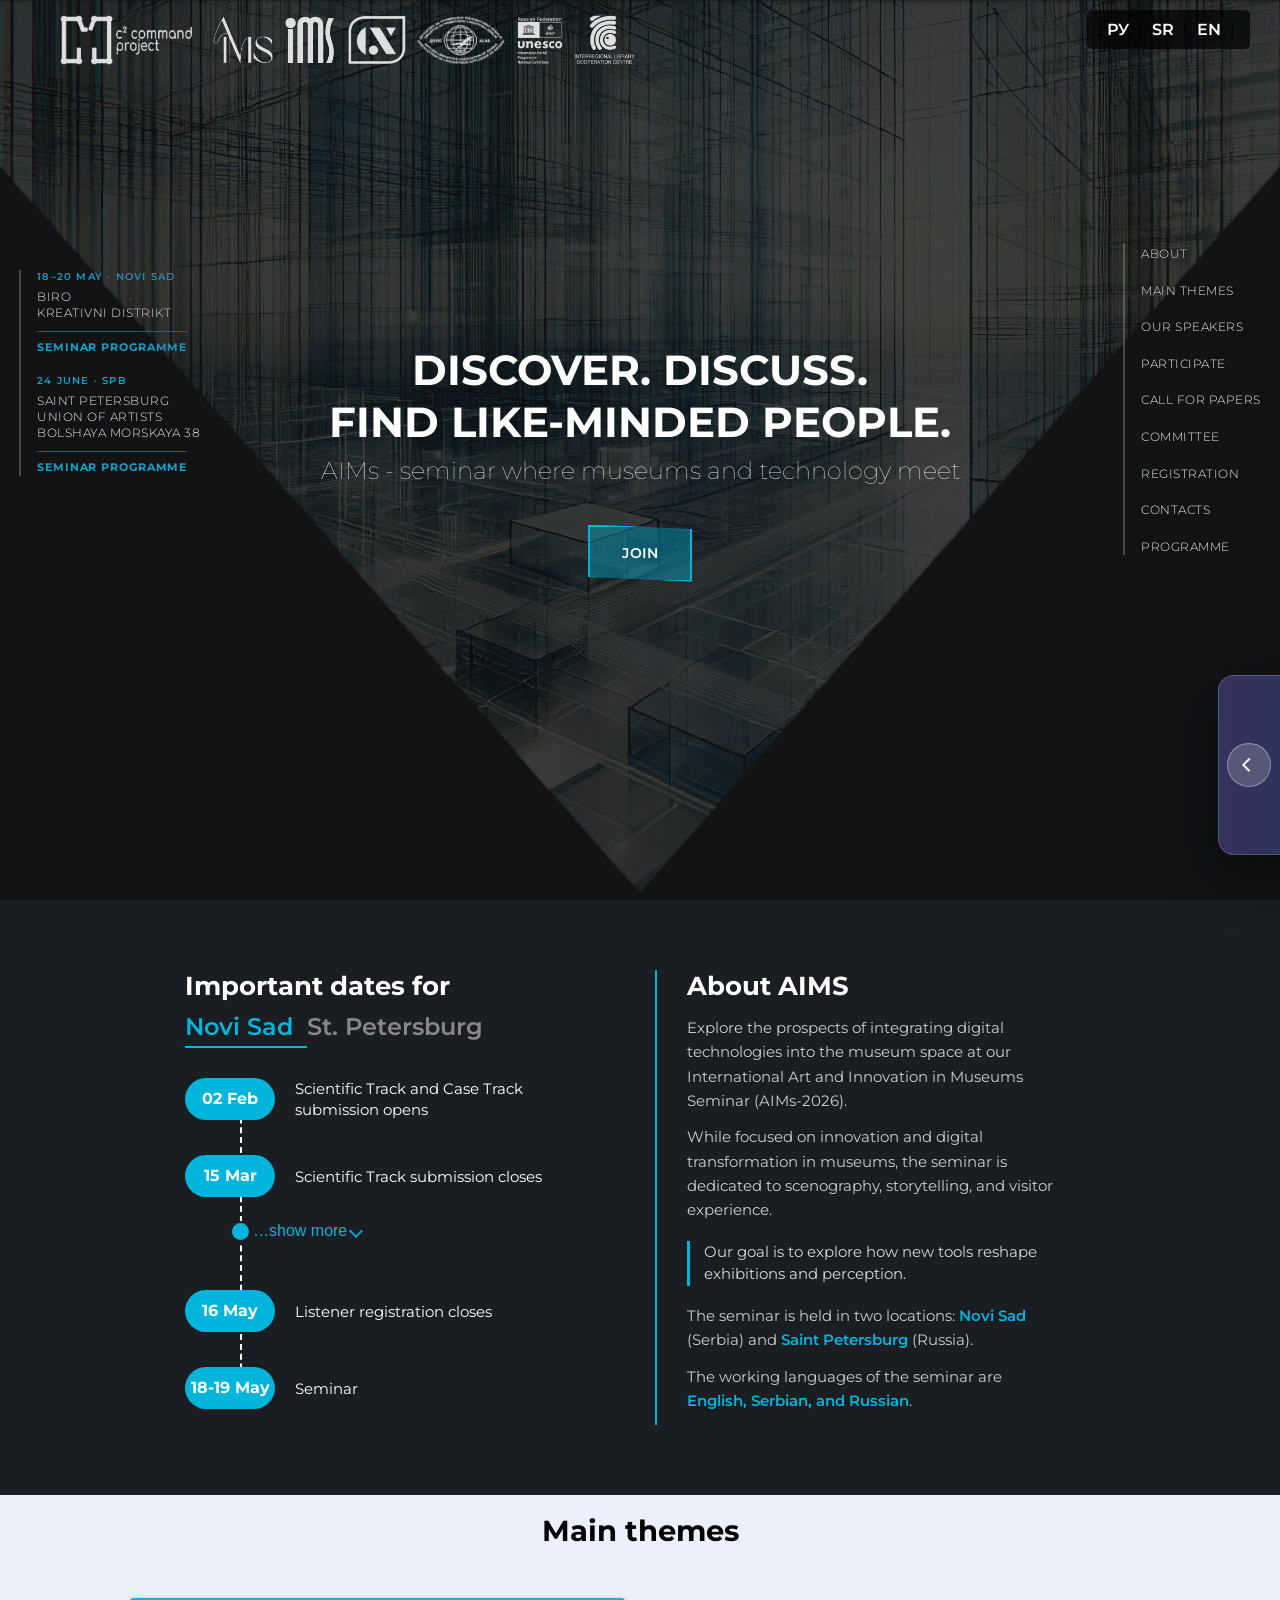
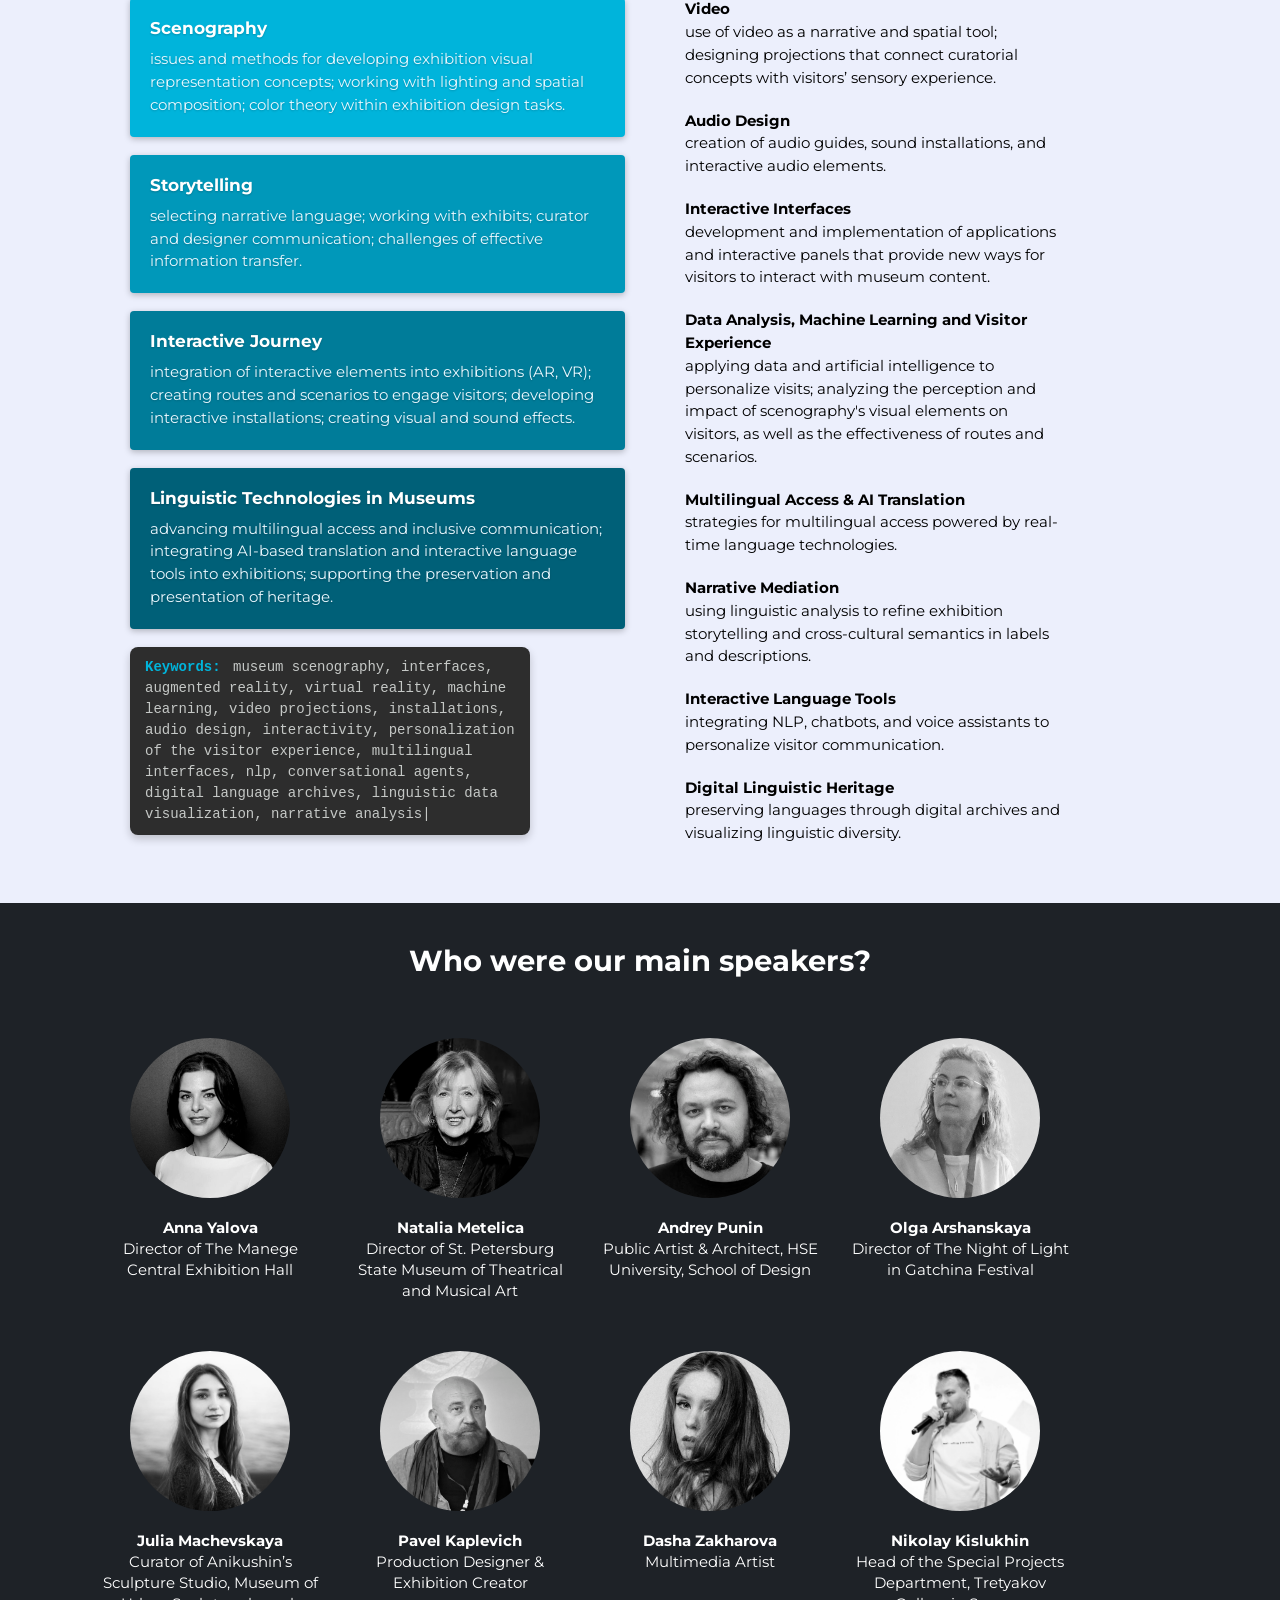
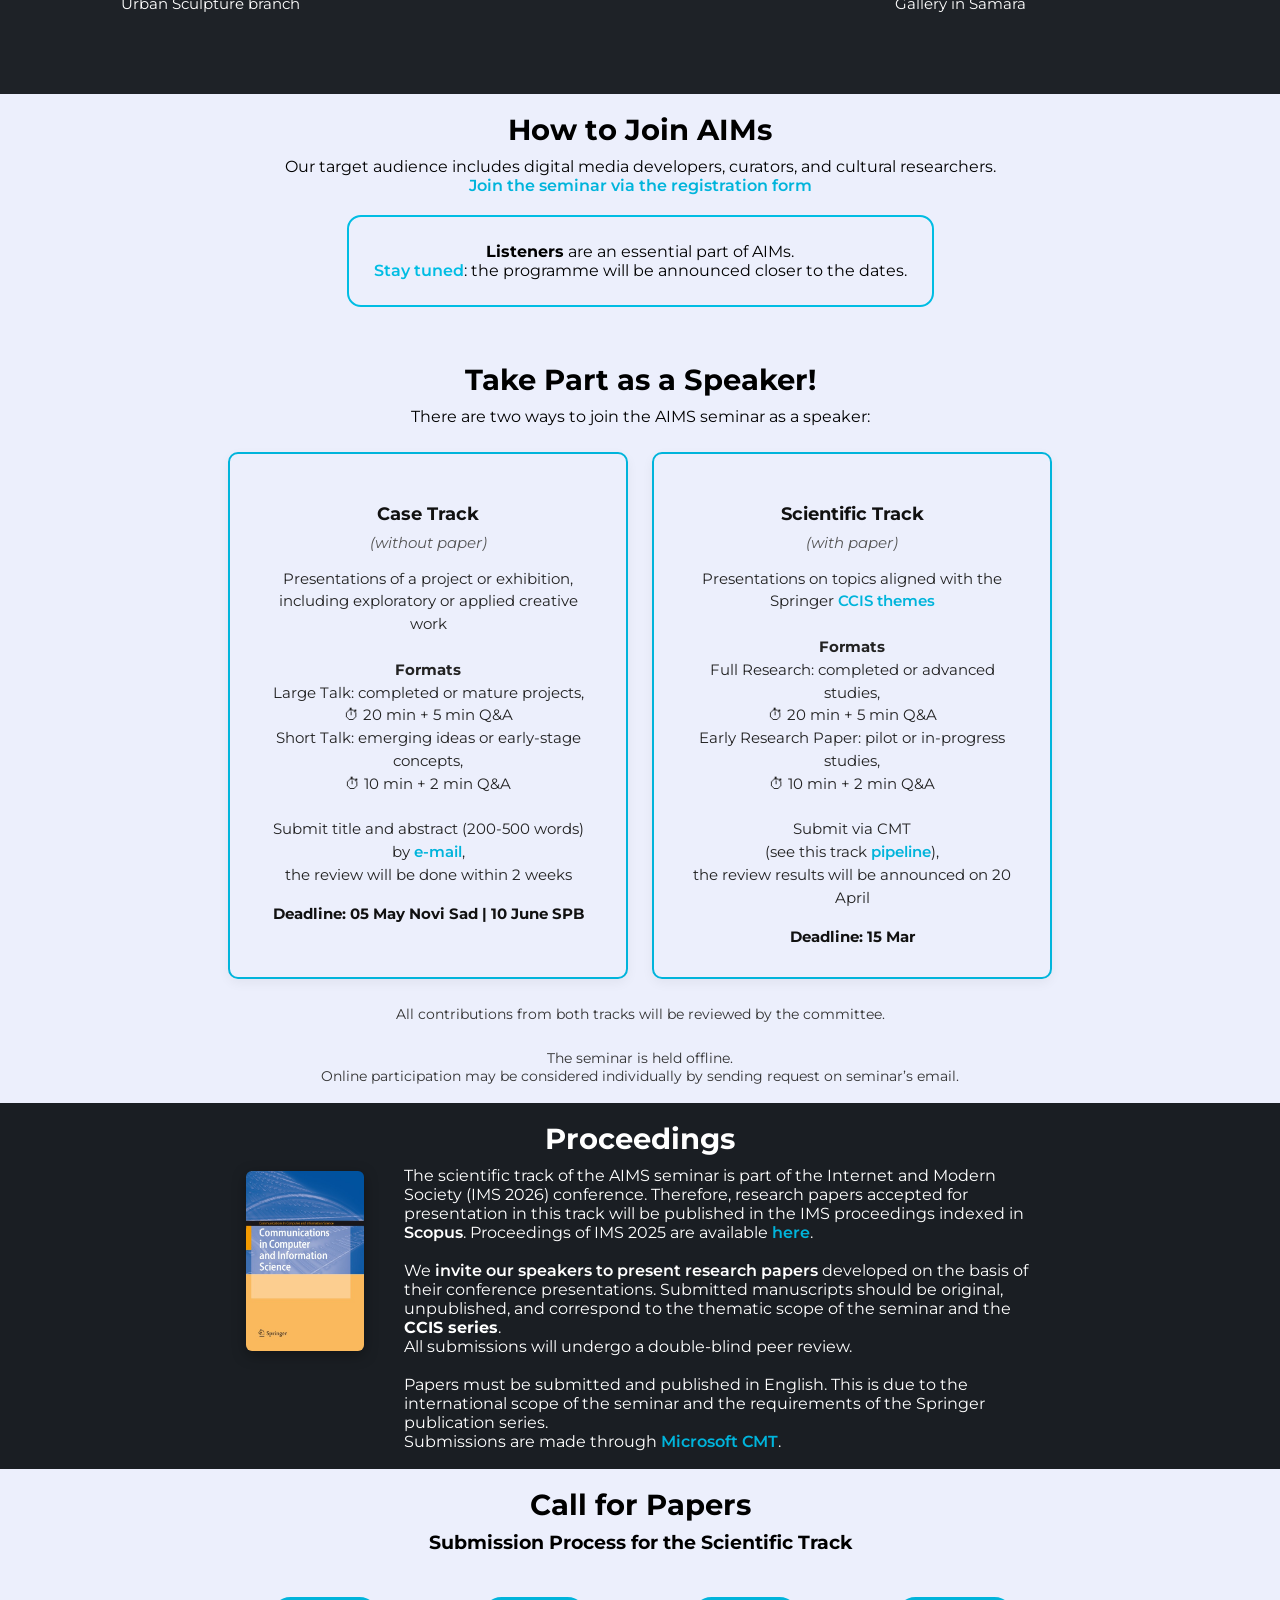
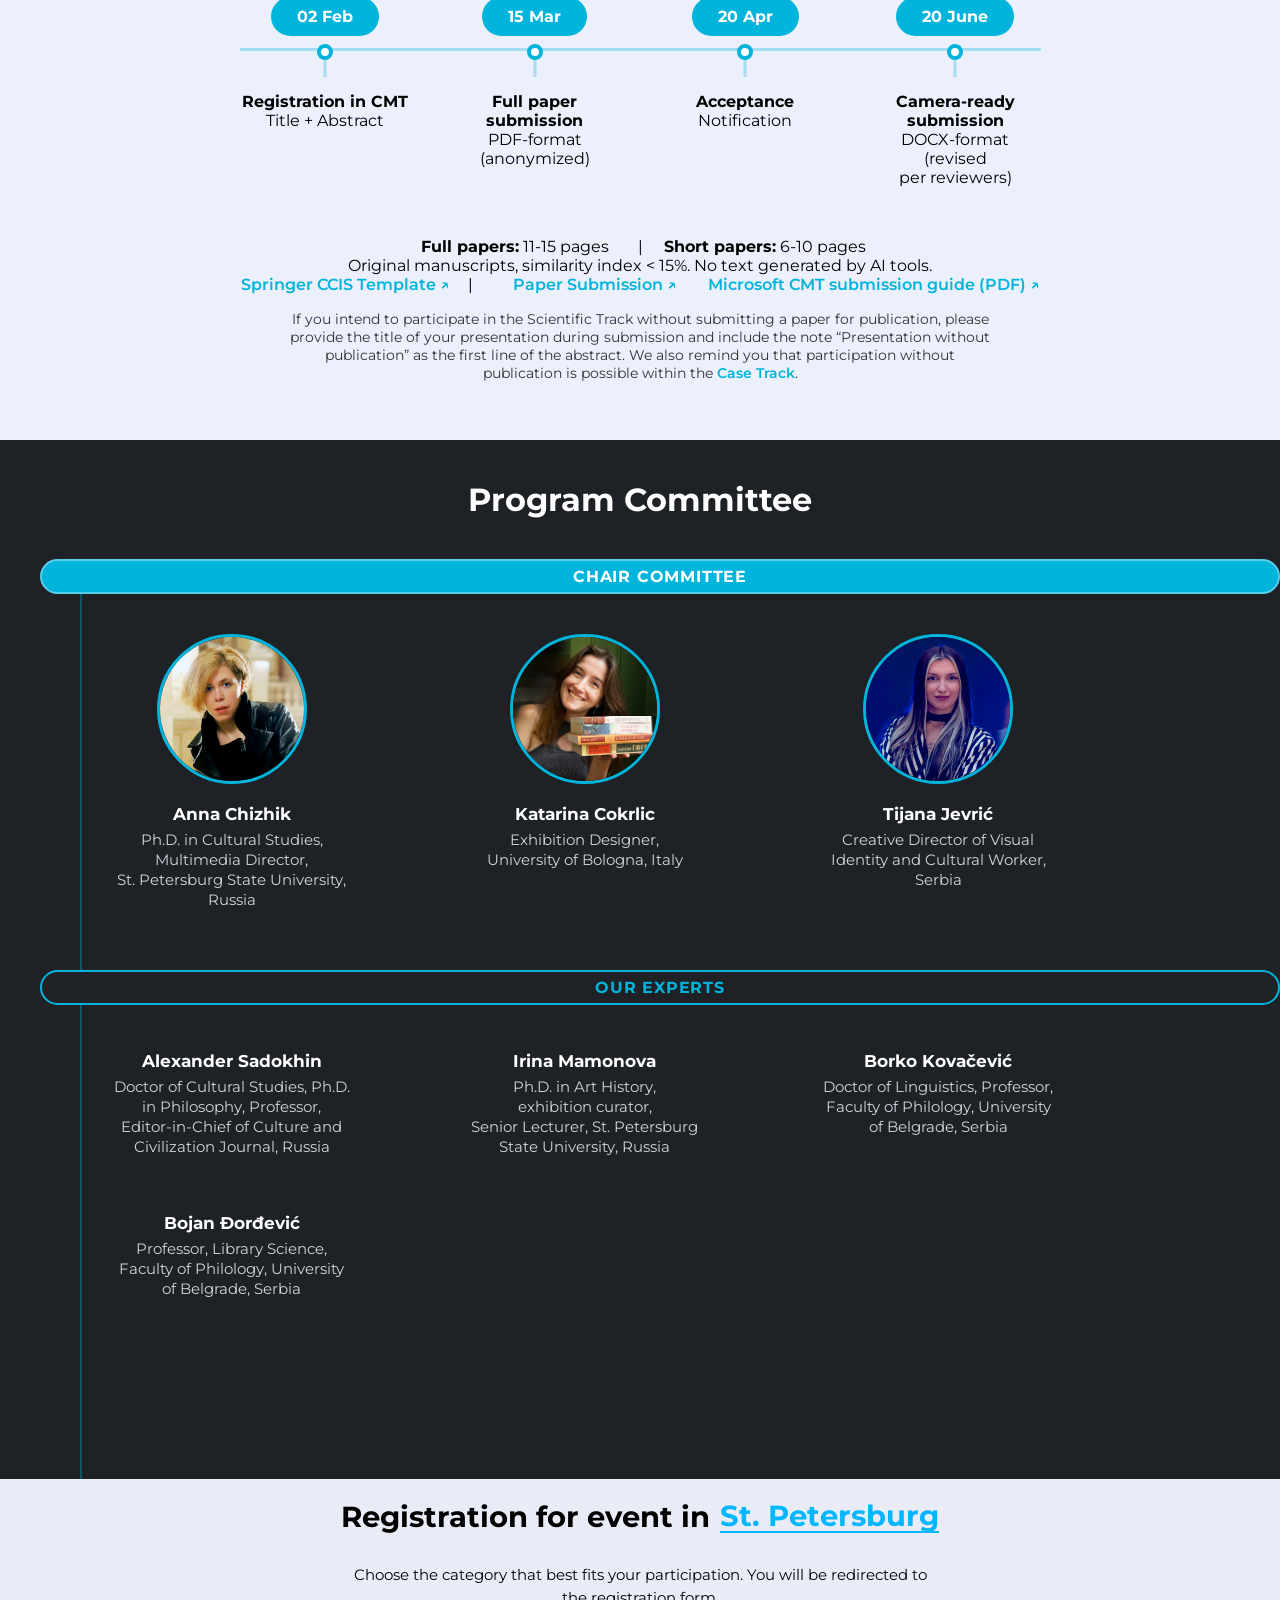
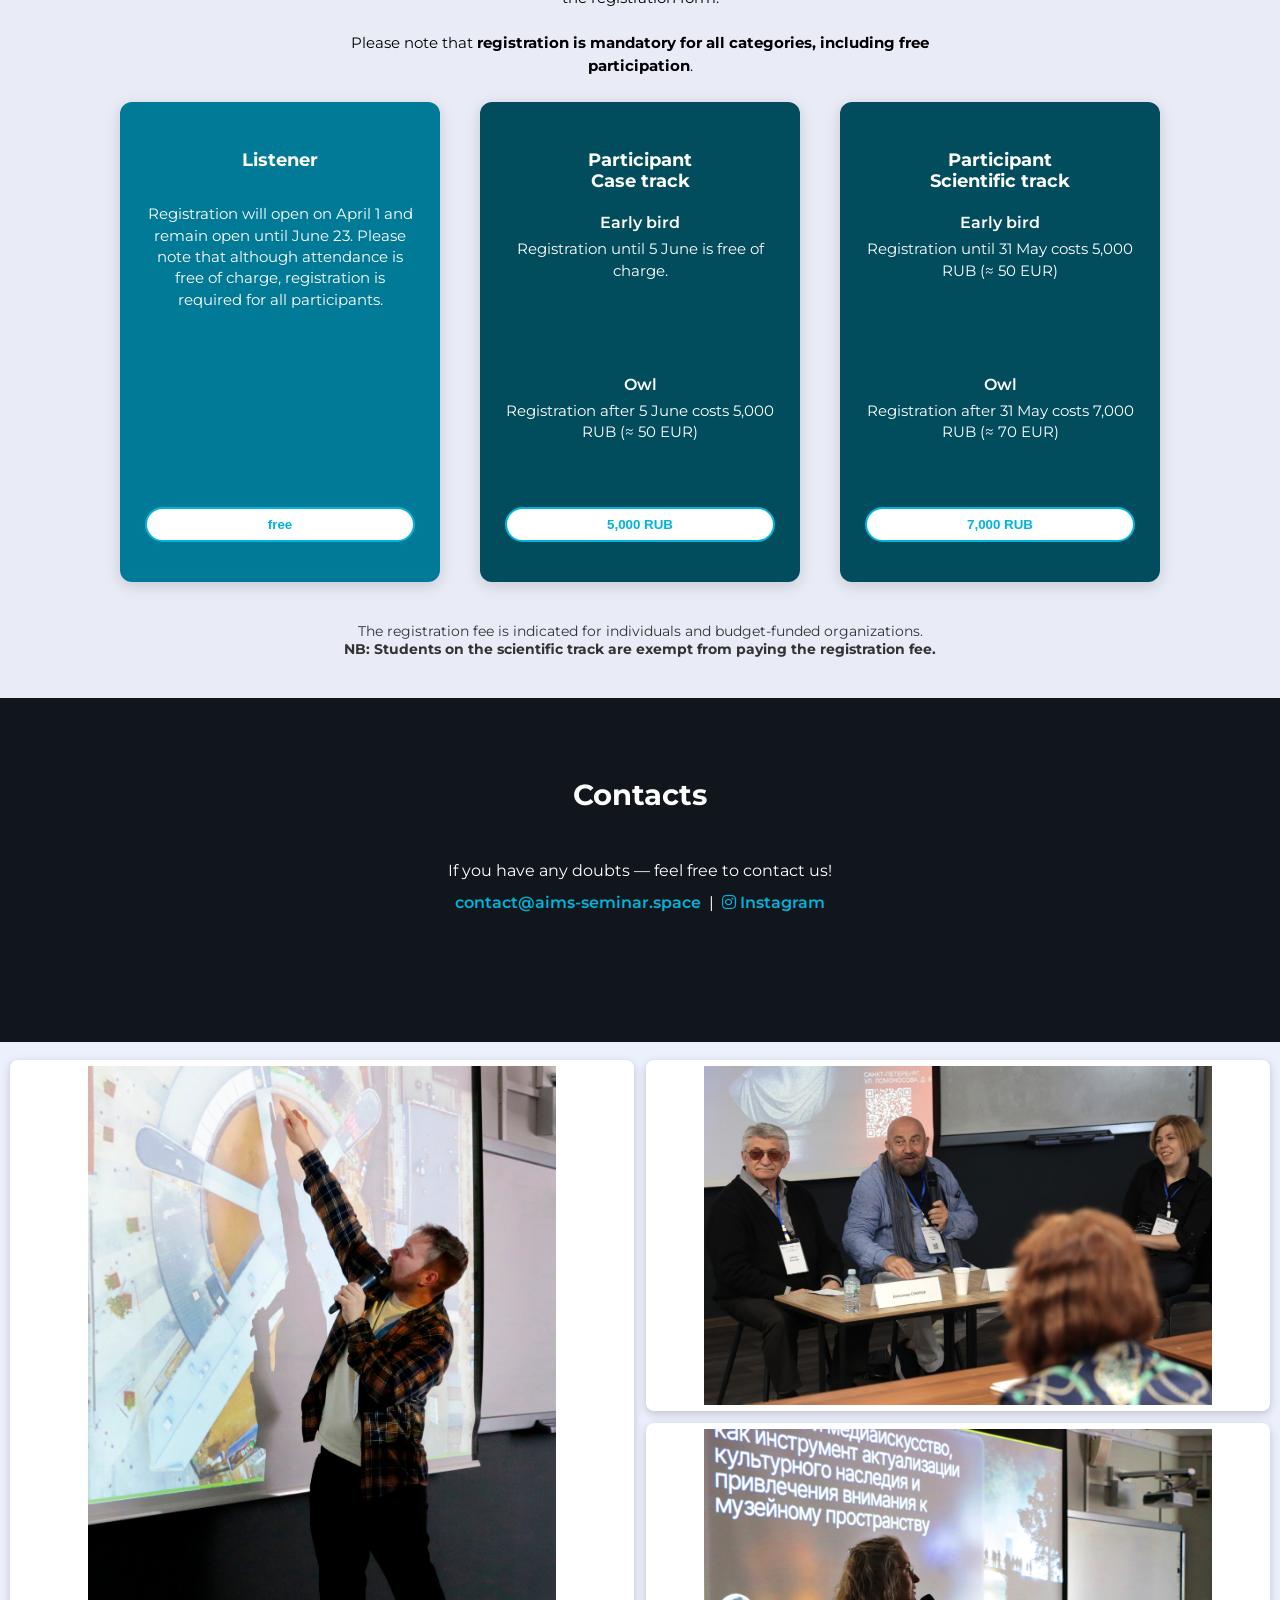
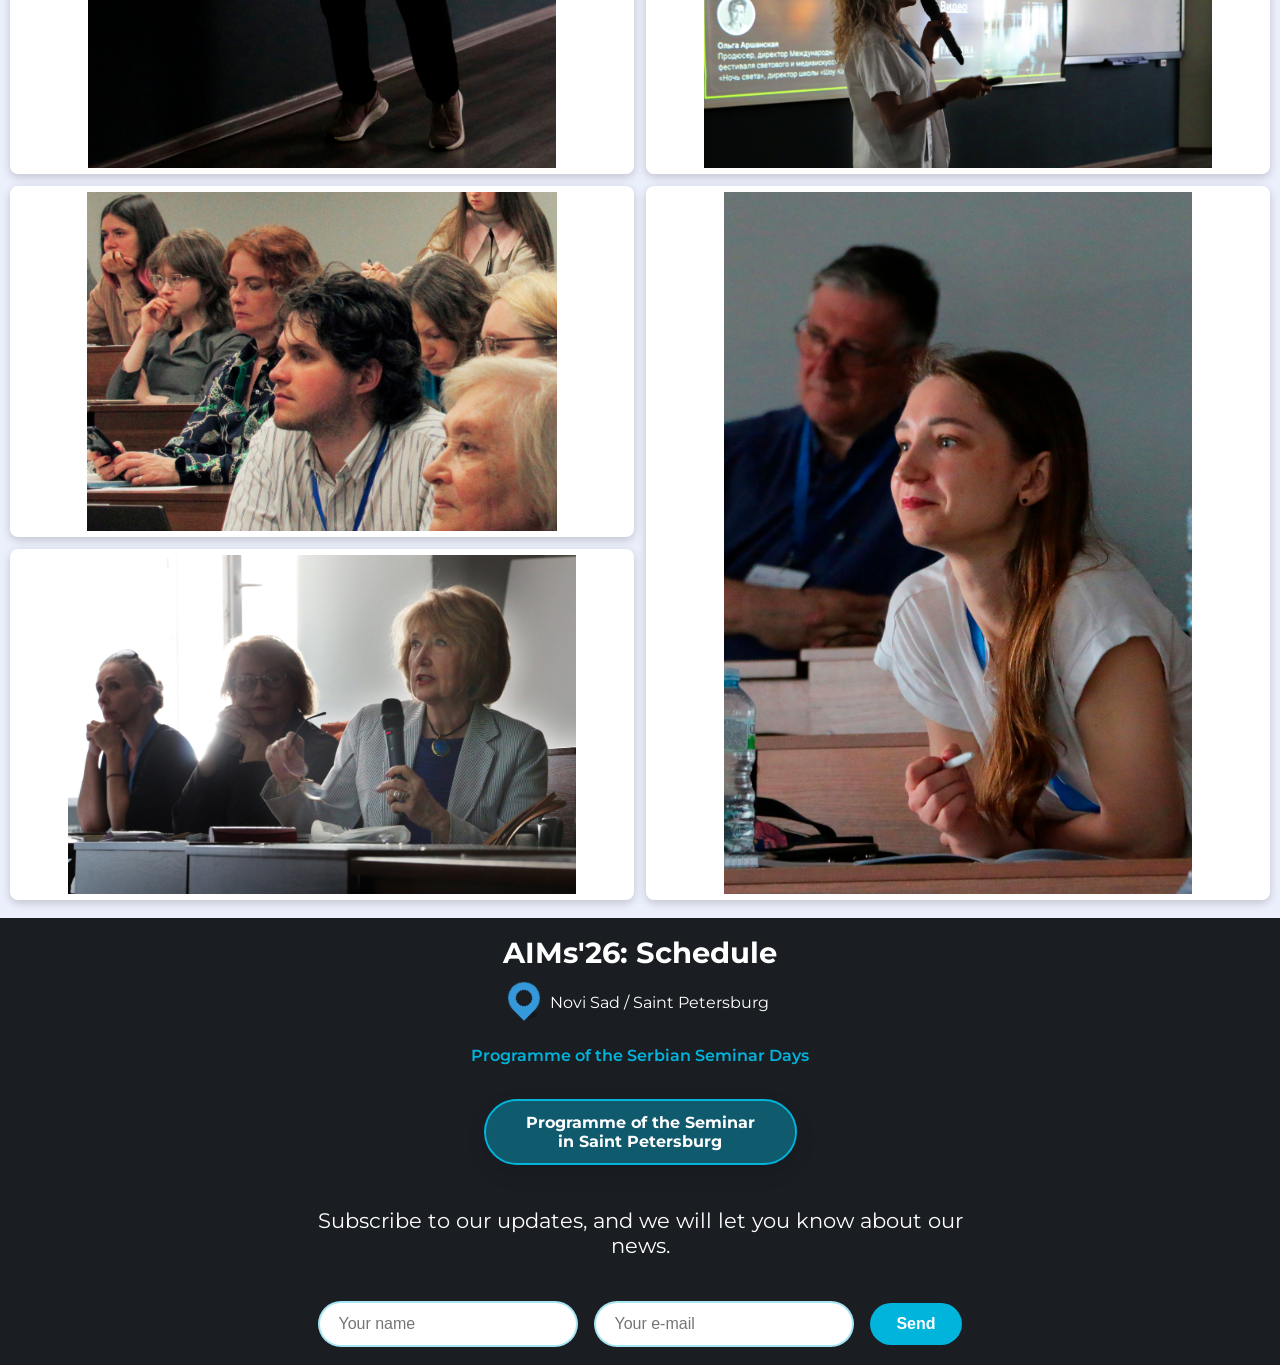
<file: index-sr.html>
<!DOCTYPE html>
<html lang="sr">

<head>
  <meta charset="UTF-8">
  <meta name="viewport" content="width=device-width, initial-scale=1.0">
  <link rel="stylesheet" href="style.css">
  <link rel="stylesheet" href="https://cdnjs.cloudflare.com/ajax/libs/font-awesome/5.15.1/css/all.min.css">

  <meta name="keywords" content="museum, technology" />
  <meta name="author" content="Анна Чижик" />
  <link rel="icon" href="aims.ico" type="image/svg+xml">
  <title>AIMs seminar: umetnost i inovacije u muzejima</title>
</head>

<body class="page">

  <!--попап про продление-->
  <!--
  <aside class="deadline-tab is-collapsed" id="deadlineTab" aria-label="Produženje roka">
      <div class="deadline-tab-panel" role="dialog" aria-modal="false">
        <button
          class="deadline-tab-toggle"
          id="deadlineTabToggle"
          type="button"
          aria-expanded="false"
          aria-label="Proširi/sakrij"
        >
          <span class="deadline-tab-chevron" aria-hidden="true"></span>
        </button>

        <div class="deadline-tab-title">Produžen rok za Naučni segment</div>
        <div class="deadline-tab-text">Drage koleginice i kolege, rok za prijavu za Naučni segment je produžen do 2. aprila</div>
        <a class="deadline-tab-btn" href="#proceedings">Saznajte više o segmentu</a>
      </div>
    </aside>

  -->

<aside class="deadline-tab exhibition-tab is-collapsed" id="deadlineTab" aria-label="Otvaranje izložbe Voices of Rivers">
  <div class="deadline-tab-panel" role="dialog" aria-modal="false">
    <button
      class="deadline-tab-toggle"
      id="deadlineTabToggle"
      type="button"
      aria-expanded="false"
      aria-label="Proširi/sakrij"
    >
      <span class="deadline-tab-chevron" aria-hidden="true"></span>
    </button>

    <div class="deadline-tab-title">24. jun: otvaranje izložbe Voices of Rivers</div>
    <div class="deadline-tab-text">
      Dana 24. juna, nakon seminarskih izlaganja, u 18:00 biće otvorena izložba <strong>Voices of Rivers</strong>.<br>
      Otvaranje će se održati na istoj adresi: Savez umetnika Sankt Peterburga, Boljšaja Morskaja 38.
    </div>
  </div>
</aside>
  

    
    <div class="cursor"></div>
    <div class="cursor-border"></div>
    <header>
      <div class="logo-group">
        <a href="#" class="c-command"><img src="logo.png"/>
        </a>
        <a href="#about" class="logo">
          <img src="aims_logo.png" alt="AIMs" class="avatar">
        </a>
        <a href="https://ims.itmo.ru/eng/">
          <img src="ims-logo.png" alt="IMS" class="partner-logo">
        </a>
        <a href="https://spbsh.ru">
          <img src="sh.png" alt="SH" class="partner-logo">
        </a>
        <a href="https://dpls-alas.rs/en/index.html">
          <img src="DPLS1.png" alt="DPLS" class="partner-logo">
        </a>
        <a href="https://unesco.ru/activity/ifap/">
          <img src="UNESCO_bw.png" alt="UNESCO IFAP" class="partner-logo">
        </a>
        <a href="http://mcbs.ru/">
          <img src="mcbs_bw.png" alt="Interregional Library Cooperation Centre" class="partner-logo">
        </a>
      </div>
      


      <!-- вертикальное меню --> 
      <nav class="site-nav">
        <div class="menu-wrapper">
          <ul class="underline-menu">
            <li class="active"><a href="#about">O NAMA</a></li>
            <li><a href="#themes">GLAVNE TEME</a></li>
            <li><a href="#speakers-section">NAŠI SPIKERI</a></li>
            <li><a href="#take-part">KAKO UČESTVOVATI</a></li>
            <li><a href="#proceedings">POZIV ZA RADOVE</a></li>
            <li><a href="#committee">Organizatori</a></li>
            <li><a href="#registration">PRIJAVA</a></li>
            <li><a href="#contacts">KONTAKTI</a></li>
            <li><a href="#program">PROGRAM</a></li>
          </ul>
        </div>
      </nav>
      <div class="language-switcher">
        <a href="index.html" class="lang " data-lang="ru">РУ</a> | 
        <a href="index-sr.html" class="lang" data-lang="sr">SR</a> | 
        <a href="index-en.html" class="lang" data-lang="en">EN</a> 
      </div>
      
     
  
      
    </header>
    
    <!-- бургер --> 
    <input type="checkbox" id="burger-toggle" />
    <label for="burger-toggle" class="burger-menu">
      <div class="line"></div>
      <div class="line"></div>
      <div class="line"></div>
    </label>
    <div class="overlay"></div>
    
    <nav class="burger-nav">
      <ul>
        
        <li class="active"><a href="#about">O NAMA</a></li>
            <li><a href="#themes">GLAVNE TEME</a></li>
            <li><a href="#speakers-section">NAŠI SPIKERI</a></li>
            <li><a href="#take-part">KAKO UČESTVOVATI</a></li>
            <li><a href="#proceedings">POZIV ZA RADOVE</a></li>
            <li><a href="#committee">Organizatori</a></li>
            <li><a href="#registration">PRIJAVA</a></li>
            <li><a href="#contacts">KONTAKTI</a></li>
            <li><a href="#program">PROGRAM</a></li>
      </ul>
    </nav>

    <div id="registration-info" class="popup hidden">
      <div class="popup-content">
        <span class="popup-close">&times;</span>
        <p>
          Seminar u Novom Sadu održaće se <strong>18–19. maja 2026. godine</strong>.<br><br>
          <!--
          Ranoranilac (rana registracija) za govornike i slušaoce otvara se
          <strong>21. aprila 2026. godine</strong>.<br><br>

          Sovica (standardna registracija) otvara se <strong>3. maja 2026. godine</strong>.<br><br>

          <a href="#subscribe-form">Prijavite se za novosti.</a>
        -->
          Rana registracija je trenutno otvorena.
          Standardna registracija će biti otvorena nakon njenog završetka.

          <br><br>

          <a href="#subscribe-form">Prijavite se za novosti.</a>
        </p>
      </div>
    </div>

    <div id="registration-info-spb" class="popup hidden">
      <div class="popup-content">
        <span class="popup-close">&times;</span>
        <p>
          Seminar u Sankt Peterburgu održaće se <strong>24. juna 2026. godine</strong>.<br><br>
          <!--
          Ranoranilac (rana registracija) za govornike i slušaoce otvara se
          <strong>1. aprila 2026. godine</strong>.<br><br>

          Sovica (standardna registracija) za govornike otvara se
          <strong>5. juna 2026. godine</strong>.<br><br>

          Informacije o registraciji slušalaca biće objavljene naknadno.<br><br>
          -->

          Rana registracija za govornike je trenutno otvorena.
          Standardna registracija će biti otvorena nakon njenog završetka.

          <br><br>

          <a href="#subscribe-form">Prijavite se za novosti.</a>
        </p>
      </div>
    </div>


    <main>

      
      
      <!-- Интро -->
      <section class="intro-section" id="home">
        <div class="hero-locations"> 
          <div class="hero-location hero-location-ns">
            <span>18–20 MAJ · NOVI SAD</span>
            BIRO<br>
            Kreativni Distrikt

            <a class="hero-location-link" href="program-aims2026.html">
              Program seminara
            </a>
          </div>

          <div class="hero-location hero-location-spb">
            <span>24 JUN · SPB</span>
            Savez umetnika<br>
            Sankt Peterburga<br>
            Boljšaja Morskaja 38

            <a class="hero-location-link" href="AIMs-2026_program_spb.html">
              Program seminara
            </a>
          </div>
        </div>
        <h1>
          Istržujte. Pričajte. <span class="intro-break">Pronalazite istomišljenike.</span>
        </h1>
        <h2>
          АIMs - seminar gde se muzeji i savremene tehnologije susreću
        </h2>
        <a
          class="btn btn-ghost btn-gradient"
          href="#registration"
        >
          PRIDRUŽI SE
        </a>
      </section>

      <!-- Раздел "О семинаре" -->
      <section class="normal-section " id="about">
        <div class="about-aims-wrapper">
          <div class="important-dates">
          <div class="dates-header">
            <h2 class="section-title light">Važni datumi</h2>
            <div class="city-tabs on-new-line">
              <button class="city-tab active" data-city="belgrade">Novi Sad</button>
              <button class="city-tab" data-city="spb">Sankt Peterburg</button>
            </div>
          </div>


          <!-- Belgrade timeline -->
          <div class="dates-timeline" id="belgrade-timeline" 
          data-more-label="…prikaži više"
          data-hide-label="prikaži manje">
            <div class="timeline-item" data-key="open_submission">
              <div class="date-bubble">02.02</div>
              <div class="timeline-text">Otvorene su prijave za naučni i primenjeni segment</div>
            </div>
            <div class="timeline-item" data-key="close_science">
              <div class="date-bubble">15.03</div>
              <div class="timeline-text">Rok za prijavu za naučni segment</div>
            </div>
            <div class="timeline-item" data-key="peer_review">
              <div class="date-bubble">20.04</div>
              <div class="timeline-text">Rezultati recenzije (naučni segment)</div>
            </div>
            <div class="timeline-item" data-key="early_reg">
              <div class="date-bubble">21.04</div>
              <div class="timeline-text">Rana registracija za učesnike i slušaoce</div>
            </div>
            <div class="timeline-item" data-key="close_case">
              <div class="date-bubble">01.05</div>
              <div class="timeline-text">Rok za prijavu na primenjeni segment</div>
            </div>
            <div class="timeline-item" data-key="schedule_draft">
              <div class="date-bubble">02.05</div>
              <div class="timeline-text">Preliminarni program seminara</div>
            </div>
            <div class="timeline-item" data-key="regular_reg">
              <div class="date-bubble">03.05</div>
              <div class="timeline-text">Otvara se redovna registracija</div>
            </div>
            <div class="timeline-item" data-key="schedule_live">
              <div class="date-bubble">12.05</div>
              <div class="timeline-text">Program seminara</div>
            </div>
            <div class="timeline-item" data-key="close_listener">
              <div class="date-bubble">16.05</div>
              <div class="timeline-text">Rok za prijavu slušalaca</div>
            </div>
            <div class="timeline-item" data-key="seminar">
              <div class="date-bubble">18-19.05</div>
              <div class="timeline-text">Seminar</div>
            </div>
          </div>

          <!-- Saint Petersburg timeline -->
          <div class="dates-timeline" id="spb-timeline"
                data-more-label="…prikaži više"
                data-hide-label="prikaži manje">
            <div class="timeline-item" data-key="open_submission">
              <div class="date-bubble">02.02</div>
              <div class="timeline-text">Otvorene su prijave za naučni i primenjeni segment</div>
            </div>
            <div class="timeline-item" data-key="close_science">
              <div class="date-bubble">15.03</div>
              <div class="timeline-text">Rok za prijavu za naučni segment</div>
            </div>
            <div class="timeline-item" data-key="early_reg">
              <div class="date-bubble">01.04</div>
              <div class="timeline-text">Rana registracija za učesnike i slušaoce</div>
            </div>
            <div class="timeline-item" data-key="peer_review">
              <div class="date-bubble">21.04</div>
              <div class="timeline-text">Rezultati recenzije (naučni segment)</div>
            </div>
            <div class="timeline-item" data-key="regular_reg">
              <div class="date-bubble">31.05</div>
              <div class="timeline-text">Otvara se redovna registracija (Naučni segment)</div>
            </div>
            
            <div class="timeline-item" data-key="regular_reg">
              <div class="date-bubble">05.06</div>
              <div class="timeline-text">Otvara se redovna registracija (Primenjeni segment)</div>
            </div>
            <div class="timeline-item" data-key="close_case">
              <div class="date-bubble">10.06</div>
              <div class="timeline-text">Rok za prijavu na primenjeni segment</div>
            </div>
            <div class="timeline-item" data-key="schedule_live">
              <div class="date-bubble">15.06</div>
              <div class="timeline-text">Program seminara</div>
            </div>
            <div class="timeline-item" data-key="close_listener">
              <div class="date-bubble">23.06</div>
              <div class="timeline-text">Rok za prijavu slušalaca</div>
            </div>
            <div class="timeline-item" data-key="seminar">
              <div class="date-bubble">24.06</div>
              <div class="timeline-text">Seminar</div>
            </div>
          </div>
        </div>
        <div class="about-aims">





          <h2>O AIMs</h2>
          <p>
            Istražite perspektive integracije digitalnih tehnologija u muzejski prostor 
            na našem međunarodnom seminaru „Umetnost i inovacije u muzejima“ (AIMs-2026).
          </p>
          <p>
            Iako je fokus seminara na multimedijalnim i digitalnim teehnologijama u muzejima, program obuhvata i scenografiju, pripovedanje unutar izložbenog prostora i doživljaj publike.
          <p class="goal">Naš cilj je da istražimo kako novi alati transformišu izložbe i njihov doživljaj.</p>
          </p>
          <p>
           Seminar se održava na dve lokacije: <b>Novi Sad</b> (Srbija) i <b>Sankt Peterburg</b> (Rusija).
          </p>
          <p>
            Radni jezici seminara su <b>engleski, srpski i ruski</b>.
          </p>
        </div>
      </section>

      <!-- Раздел тем --> 
      <section class="normal-section" id="themes">
        <h2 class="section-title dark ">Glavne teme</h2>
        <div class="themes-wrapper">
          <div class="themes-left">
            <div class="theme-box">
              <h3>Izložbeni dizajn</h3>
              <p>problemi i metode razvoja koncepata vizuelnog predstavljanja izložbi; 
                 rad sa osvetljenjem i prostornom kompozicijom; teorija boja u okviru zadataka dizajna izložbi.
              </p>
            </div>
            <div class="theme-box">
              <h3>Izložbeno pripovedanje</h3>
              <p>izbor stila za pripovedanje; rad sa eksponatima; komunikacija između kustosa i dizajnera; izazovi efikasnog prenosa informacija.
              </p>
            </div>
            <div class="theme-box">
              <h3>Interaktivno iskustvo 
              </h3>
              <p>implementacija interaktivnih elemenata u izložbe (AR, VR); 
                osmišljavanje ruta i scenarija za uključivanje publike; razvoj interaktivnih instalacija; kreiranje vizuelnih i zvučnih efekata.
              </p>
            </div>
            <div class="theme-box">
              <h3>Lingvističke tehnologije u muzejima</h3>
              <p>
                unapređenje višejezičnog pristupa i inkluzivne komunikacije; 
                integracija prevodilačkih alata zasnovanih na veštačkoj inteligenciji i interaktivnih jezičkih tehnologija u izložbe; 
                podrška očuvanju i predstavljanju kulturnog nasleđa.
              </p>
            </div>
            <div class="keywords-block"> 
              <span class="keywords-label">Ključne reči:</span> 
               izložbeni dizajn, instalacije, audio dizajn, interaktivnost, personalizacija korisničkog iskustva, 
               video projekcije, interfejsi, proširena stvarnost (AR), virtuelna stvarnost (VR), 
               mašinsko učenje, višejezični interfejsi, NLP, konverzacioni agenti, 
               digitalne jezičke arhive, narativna analiza <span class="blinking-cursor" style="color: #c5c8c6;">|</span>
            </div>
          </div>
          <div class="themes-right">
            <ul>
              <li><strong>Video</strong><br> 
                korišćenje videa kao sredstva za pripovedanje i prostornu percepciju; 
                razvoj projekcija koje povezuju kustoske koncepte sa senzornim iskustvom publike.
              </li>
              <li><strong>Audio dizajn</strong><br>
                kreiranje audio vodiča, zvučnih instalacija i interaktivnih audio elemenata.
              </li>
              <li><strong>Interaktivni interfejsi</strong><br>
                razvoj i implementacija aplikacija i interaktivnih panela koji omogućavaju nove načine interakcije sa muzejskim sadržajem.
              </li>
              <li><strong>Analiza podataka, mašinsko učenje i korisničko iskustvo</strong><br>
                primena analize podataka i metoda mašinskog učenja za personalizaciju iskustva posetilaca.
              </li>
              <li>
                <strong>Višejezični pristup i prevođenje zasnovano na veštačkoj inteligenciji</strong><br>
                strategije za obezbeđivanje višejezičnog pristupa zasnovane na jezičkim tehnologijama u realnom vremenu.
              </li>

              <li>
                <strong>Medijacija</strong><br>
                korišćenje lingvističke analize za preciziranje izložbenog narativa i međukulturne semantike u muzejskim etiketama i opisima.
              </li>

              <li>
                <strong>Interaktivni jezički alati</strong><br>
                primena obrade prirodnog jezika (OPJ) u muzejskim praksama; 
                integracija četbotova i glasovnih asistenata za personalizaciju komunikacije sa posetiocima.
              </li>

              <li>
                <strong>Digitalno jezičko nasleđe</strong><br>
                očuvanje jezika putem digitalnih arhiva i vizuelizacija jezičke raznolikosti.
              </li>

            </ul>
          </div>
        </div>
      </section>

      <!-- Раздел наши спикеры --> 
      <section class="speakers-section" id="speakers-section">
        <div class="speakers-container">
          <h2 class="section-title">Ključni govornici AIMs</h2>
          <div class="speakers-grid">
            <div class="speaker-card" data-img="speaker1">
              <img src="./img/speaker1.jpeg" alt="Anna Yalova" class="speaker-photo">
              <p class="speaker-info">
                <strong>Anna Jalova</strong><br>
                Direktorka Centralne izložbene dvorane "Manjež"
              </p>
            </div>

            <div class="speaker-card" data-img="speaker2">
              <img src="./img/speaker2.jpg" alt="Natalia Metelica" class="speaker-photo">
              <p class="speaker-info">
                <strong>Natalija Metelica</strong><br>
                direktorka Državnog muzeja pozorišne i muzičke umetnosti u Sankt Peterburgu
              </p>
            </div>

            <div class="speaker-card" data-img="speaker6">
              <img src="./img/speaker6.jpg" alt="Andrey Punin" class="speaker-photo">
              <p class="speaker-info">
                <strong>Andrej Punin</strong><br>
                public art umetnik i arhitekta, Škola dizajna, Univerzitet HSE
              </p>
            </div>

            <div class="speaker-card" data-img="speaker5">
              <img src="./img/speaker5.jpg" alt="Olga Arshanskaya" class="speaker-photo">
              <p class="speaker-info">
                <strong>Olga Aršanskaja</strong><br>
                direktorka festivala "Noć svetlosti u Gačini"
              </p>
            </div>

            <div class="speaker-card" data-img="speaker3">
              <img src="./img/speaker3.jpg" alt="Julia Machevskaya" class="speaker-photo">
              <p class="speaker-info">
                <strong>Julija Mačevskaja</strong><br>
                kustos Vajarskog ateljea Anikušina, ogranka Muzeja urbane skulpture
              </p>
            </div>

            <div class="speaker-card" data-img="speaker7">
              <img src="./img/speaker7.jpg" alt="Pavel Kaplevich" class="speaker-photo">
              <p class="speaker-info">
                <strong>Pavel Kaplevič</strong><br>
                scenograf i organizator izložbi
              </p>
            </div>

            <div class="speaker-card" data-img="speaker4">
              <img src="./img/speaker4.jpg" alt="Dasha Zakharova" class="speaker-photo">
              <p class="speaker-info">
                <strong>Daša Zaharova</strong><br>
                multimedijalna umetnica
              </p>
            </div>

            <div class="speaker-card" data-img="speaker10">
              <img src="./img/speaker10.jpg" alt="Nikolay Kislukhin" class="speaker-photo">
              <p class="speaker-info">
                <strong>Nikolaj Kisluhin</strong><br>
                šef Odeljenja za specijalne projekte Tretjakovske galerije u Samari
              </p>
            </div>
             
          </div>
        </div>
      </section>

    

      <!-- Раздел "прими участие как спикер" --> 
      <section class="normal-section light-background" id="take-part">
        <h2 class="section-title dark">Kako se pridružiti AIMs-u</h2>
        <div class="takepart-intro">
          <p>Ciljna publika seminara su kustosi izložbi, IT stručnjaci koji kreiraju digitalni i multimedijalni sadržaj za muzeje, kao i istoričari umetnosti i kulturolozi. <br> 
            <br><a href="#registration">Kako bi učestvovali u seminaru potrebno je popuniti prijavu.</a></p>
          <div class="takepart-wrapper">
            <div class="takepart-highlight">
              <p><strong>Slušaoci</strong> su ključni deo AIMs-a</p>
              <a href="#program">Ostanimo na vezi:</a> program seminara će biti objavljen bliže datumu održavanja.
            </div>
          </div>
        </div>


        <h2 class="section-title dark">Učestvujte kao govornik!</h2>
        <p class="section-subtitle">Postoje dva načina da se pridružite AIMs u ulozi govornika:</p>
        <div class="tracks-container">
          <div class="track-card">
            <h3>Primenjeni segment</h3>
            <p class="track-subtitle">(bez objavljivanja rada)</p>
            <p>Izlaganja o realizovanim projektima i izložbama, sa fokusom na istraživačke i primenjene kreativne prakse</p>
            <br>
            <p><strong>Struktura izlaganja</strong></p>
            <p>
              Duža prezentacija: realizovani projekti i izložbe,<br>
              ⏱ 20 minuta + 5 minuta za pitanja i odgovore.<br>
              Kraća prezentacija: rani projekti i koncepti,<br>
              ⏱ 10 minuta + 2 minuta za pitanja i odgovore.
            </p>
            <br>
            <p>Naslov i apstrakt izlaganja (200–500 reči) potrebno je poslati 
              na <a href="mailto:contact@aims-seminar.space" class="contact-mail">e-mail seminara</a>,
              odluka o učešću će biti saopštena u roku od najviše 2 nedelje.
            </p>

            <p class="deadline">
              Rok za prijavu: <br>
              5. maj, Novi Sad | 10. jun, Sankt Peterburg
            </p>
          </div>
          <div class="track-card">
            <h3>Naučni segment</h3>
            <p class="track-subtitle">(uz mogućnost objavljivanja rada)</p>

            <p>Izlaganja koja konkurišu za objavljivanje moraju biti usklađena sa tematikom <a href="https://link.springer.com/series/7899?error=cookies_not_supported&code=1208c622-cdc7-4c1d-96c5-70e245ee843b" target="_blank">Springer&nbsp;CCIS-a</a></p>
            <br>

            <p><strong>Struktura izlaganja</strong></p>
            <p>
              Duže izlaganje: rezultati završenih istraživanja,<br>
              ⏱ 20 minuta + 5 minuta za pitanja i odgovore<br>
              Kraće izlaganje: istraživanja u ranoj fazi,<br>
              ⏱ 10 minuta + 2 minuta za pitanja i odgovore.
            </p>
            <br>

            <p>Prijava se podnosi putem sistema <a href="https://cmt3.research.microsoft.com/ITMOIMS2026/">CMT</a><br>
            (videti <a href="#proceedings">proceduru</a>), 
            <br />rezultati recenzije biće objavljeni <br>20. aprila.
            </p>

            <p class="deadline">Rok za prijavu:<br>15. mart</p>
          </div>
        </div>
        <p class="note">
          Sve prijave sa oba segmenta biće razmotrene od strane Programskog odbora.
        </p>
        <p class="note">
          Seminar se održava uživo.<br/>
          Mogućnost onlajn učešća razmatra se pojedinačno putem slanja zahteva na e-mail adresu seminara.
        </p>
      </section>

      <!-- Раздел просидингов --> 
      <section class="normal-section dark-background" id="proceedings">
        <h2 class="section-title">Zbornik radova konferencije</h2>
        <div class="proceedings-container">
          <div class="proceedings-image">
            <img src="./img/book.jpeg" alt="Communications in Computer and Information Science book cover">
          </div>
          <div class="proceedings-text">
            
            <p>
              Naučni segment seminara AIMs deo je konferencije „Internet i moderno društvo“ (IMS 2026).
              Stoga će izlaganja prihvaćena za prezentaciju u okviru ovog segmenta biti objavljena u zborniku radova konferencije IMS, indeksiranom u <strong>Scopus-u</strong>.
              Zbornik IMS 2025 dostupan je <a href="https://link.springer.com/book/10.1007/978-3-032-05144-8">ovde</a>.
            </p>
            <br>
            
            <p>
              <strong>Pozivamo govornike da dostave istraživačke radove</strong>
              zasnovane na njihovim izlaganjima na seminaru.
              Dostavljeni rukopisi moraju biti originalni, prethodno neobjavljeni i usklađeni sa tematikom seminara i <b>serijom CCIS</b>.
            </p>
            <p>
              Svi radovi prolaze proceduru dvostruke slepe recenzije.<br>
              <br>
              Radovi se podnose i objavljuju na engleskom jeziku, u skladu sa međunarodnim statusom seminara i zahtevima izdavačke serije Springer.
              <br>
              Podnošenje radova vrši se putem sistema <a href="https://cmt3.research.microsoft.com/ITMOIMS2026">Microsoft CMT</a>.
            </p>
          </div>
        </div>
      </section>

      <!-- Раздел от презентации к публикации  --> 
      <section class="normal-section light-background" id="publication-timeline">
        <h2 class="section-title dark publication-title">Poziv za radove</h2><h3>Proces prijave za Naučni segment</h3>
        <div class="pub-timeline-wrapper">
          <div class="pub-timeline">
            <div class="pub-timeline-step">
            <div class="pub-timeline-date">02.02</div>
            <div class="pub-timeline-dot"></div>
            <p><strong>Registracija<br>u CMT-u</strong><br>naslov + apstrakt</p>
          </div>

          <div class="pub-timeline-step">
            <div class="pub-timeline-date">15.03</div>
            <div class="pub-timeline-dot"></div>
            <p><strong>Podnošenje<br>rada</strong><br>PDF format<br>(anonimna verzija)</p>
          </div>

          <div class="pub-timeline-step">
            <div class="pub-timeline-date">20.04</div>
            <div class="pub-timeline-dot"></div>
            <p><strong>Rezultati</strong><br>recenzije</p>
          </div>

          <div class="pub-timeline-step">
            <div class="pub-timeline-date">20.06</div>
            <div class="pub-timeline-dot"></div>
            <p><strong>Podnošenje<br>konačne verzije rada</strong><br>DOCX format<br>(sa unetim ispravkama<br>nakon recenzije)</p>
          </div>
          </div>
          <div class="pub-timeline-info">
            <p class="pub-row">
              <span class="pub-left"><strong>Duži radovi:</strong> 11-15 strana</span>
              <span class="pub-sep">|</span>
              <span class="pub-right"><strong>Kraći radovi:</strong> 6–10 strana</span>
            </p>

            <p class="pub-text">
              Dostavljeni rukopisi moraju biti originalni (indeks sličnosti &lt; 15%).<br>
              Tekstovi generisani uz pomoć AI alata nisu dozvoljeni.
            </p>

            <p class="pub-row">
              <span class="pub-left">
                <a href="/springer_ template.docm" class="pub-timeline-link">Springer CCIS šablon ↗</a>
              </span>
              <span class="pub-sep">|</span>
              <span class="pub-right">
                <a href="https://cmt3.research.microsoft.com/ITMOIMS2026/" class="pub-timeline-link">Podnošenje rada ↗</a>
              </span>
              <a href="/AIMs-2026_CMT_manual.pdf" class="pub-timeline-link">
                CMT: uputstvo (PDF) ↗
              </a>
            </p>

            <p class="note">
              Ukoliko nameravate da učestvujete u Naučnom segmentu bez podnošenja rada za objavljivanje, 
              molimo vas da prilikom prijave navedete naslov izlaganja i da u prvom redu apstrakta dodate 
              napomenu „Izlaganje bez objavljivanja rada“. 
              Podsećamo takođe da je učešće bez objavljivanja rada moguće i u okviru <a href="#take-part">Primenjenog segmenta</a>. 
            </p>

            
          </div>
        </div>
      </section>



      <!-- Раздел комитета --> 
      <section id="committee">
        <h2>Programski odbor</h2>

        <div class="committee-label-wrapper">
          <div class="committee-tag">Kopredsedavajući programskog odbora</div>
        </div>

        <div class="committee-grid committee-grid-top">

          <div class="committee-member">
            <img src="./img/Chizhik.jpg" alt="Ana Čižik" class="committee-photo">
            <p class="committee-name">Ana Čižik</p>
            <p class="committee-info">
              kandidatkinja kulturologije, rediteljka multimedijalnih projekata,<br>
              docentkinja, Sankt Peterburški državni univerzitet, Rusija
            </p>
          </div>

          <div class="committee-member">
            <img src="./img/Cokrlic.jpg" alt="Katarina Čokrlić" class="committee-photo">
            <p class="committee-name">Katarina Čokrlić</p>
            <p class="committee-info">
              dizajnerka izložbi,<br>
              Univerzitet u Bolonji, Italija
            </p>
          </div>

          <div class="committee-member">
            <img src="./img/Jevrić.jpg" alt="Tijana Jevrić" class="committee-photo">
            <p class="committee-name">Tijana Jevrić</p>
            <p class="committee-info">
              kreativna direktorka za vizuelni identitet i kulturna radnica, Srbija
            </p>
          </div>

        </div>

        <div class="committee-label-wrapper">
          <div class="committee-tag secondary">Članovi programskog odbora</div>
        </div>

        <div class="committee-grid committee-grid-bottom">

          <div class="committee-member no-photo">
            <p class="committee-name">Aleksandar Sadohin</p>
            <p class="committee-info">
              doktor kulturologije, kandidat filozofskih nauka, profesor,<br>
              glavni urednik časopisa „Kultura i civilizacija“, Rusija
            </p>
          </div>

          <div class="committee-member no-photo">
            <p class="committee-name">Irina Mamonova</p>
            <p class="committee-info">
              kandidatkinja istorije umetnosti,<br>
              kustoskinja izložbi,<br>
              docentkinja, Sankt Peterburški državni univerzitet, Rusija
            </p>
          </div>

          <div class="committee-member no-photo">
            <p class="committee-name">Borko Kovačević</p>
            <p class="committee-info">
              prof. dr, redovni profesor,<br>
              Filološki fakultet Univerziteta u Beogradu, Srbija
            </p>
          </div>

          <div class="committee-member no-photo">
            <p class="committee-name">Bojan Đorđević</p>
            <p class="committee-info">
              prof. dr, redovni profesor,<br>
              Filološki fakultet Univerziteta u Beogradu, Srbija
            </p>
          </div>

        </div>
        
      </section>
      
      <!-- Раздел регистрации --> 
      <section id="registration">
        <h2>Registracija za događaj u <span class="registration-city">Sankt Peterburgu</span></h2>

        <p class="registration-intro">
          Molimo vas da odaberete tip učešća,<br>
          nakon čega ćete biti preusmereni na formular za registraciju.
          <br>
          Imajte u vidu da je <strong>registracija obavezna za sve učesnike</strong>.
        </p>


        <div class="registration-grid" id="registration-grid">

        <!-- St. Petersburg only -->

        <div class="registration-card highlight" data-city="spb">
          <h3>Slušalac</h3><br>

          <p>Registracija se otvara 1. aprila i traje do 23. juna.
            Imajte u vidu da je učešće besplatno, ali je registracija obavezna.</p>
          <button 
            class="registration-btn" 
            type="button"
            onclick="window.open('https://aim-seminar.timepad.ru/event/3881547/#register', '_blank')"
          >
            Besplatno
          </button>
        </div>

        <div class="registration-card" data-city="spb">
          <h3>Govornik<br>Primenjeni segment</h3>

          <h4>Rana registracija</h4>
          <p>Registracija do 5. juna je besplatna.</p>
          <h4>Standardna registracija</h4>
          <p>Registracija nakon 5. juna iznosi 5.000 rubalja (≈ 50 eur).</p>
          <button 
            class="registration-btn" 
            type="button"
            onclick="window.open('https://forms.gle/tdHF4rs7KKJ9XLDr8', '_blank')"
          >
            5.000 rubalja
          </button>
        </div>

        <div class="registration-card" data-city="spb">
          <h3>Govornik<br>Naučni segment</h3>

          <h4>Rana registracija</h4>
          <p>Registracija do 31. maja iznosi 5.000 rubalja (≈ 50 eur).</p>
          <h4>Standardna registracija</h4>
          <p>Registracija nakon 31. maja iznosi 7.000 rubalja (≈ 70 eur).</p>
          <button 
            class="registration-btn" 
            type="button"
            onclick="window.open('https://forms.gle/5jQF1zycusL3sZuo8', '_blank')"
          >
            7.000 rubalja
          </button>
        </div>

      </div>


      <p class="registration-note">
        <span class="note">Visina kotizacije navedena je za fizička lica i budžetske organizacije.</span><br>
        <strong>Napomena: Studenti učesnici naučnog smera su oslobođeni plaćanja kotizacije.</strong>
      </p>
    </section>

    <!-- Раздел "Контактов" -->  
    <section class="normal-section dark-background" id="contacts">
      <div class="titles">
        <h2 class="section-title">Kontakti</h2>
      </div>
      <div class="contact-intro">
        <p>Ako imate bilo kakvih nedoumica, slobodno nas kontaktirajte. Uvek smo tu za vas!</p>
        <p><a href="mailto:contact@aims-seminar.space" class="contact-mail">contact@aims-seminar.space</a>
        &nbsp;|&nbsp;
        <a href="https://www.instagram.com/aims.seminar/" target="_blank" rel="noopener">
          <i class="fab fa-instagram"></i> Instagram
        
        </a> 
        </p>
      </div>
    </section>

    <section class="normal-section light-background" id="gallery">
      <div class="aims-gallery">
        <figure class="frame v"><img src="7.jpg" alt="Gallery image 1"></figure>
        <figure class="frame h"><img src="1.jpg" alt="Gallery image 2"></figure>
        <figure class="frame h"><img src="5.jpg" alt="Gallery image 3"></figure>
        <figure class="frame h"><img src="2.jpg" alt="Gallery image 4"></figure>
        <figure class="frame h"><img src="4.jpg" alt="Gallery image 5"></figure>
        <figure class="frame v"><img src="6.jpg" alt="Gallery image 6"></figure>
      </div>
    </section>


    <!-- Раздел "Расписание" -->
    <section class="normal-section dark-background" id="program">
      <div class="titles">
       
        <h2 class="section-title">AIMs'26: Program</h2>
        <div class="place">
          <div class="marker">
            <div class="pin"></div>
            <div class="shadow"></div>
          </div>
          <div class="place-text">Novi Sad / Sankt Peterburg</div>
        </div>
        <!--
        <p class="subscribe-text">
          Lista spikera i raspored seminara za 2026. godinu će biti objavljeni naknadno.
        </p>
      -->

       <a class="spb-program-button" href="program-aims2026.html">Program srpskih dana seminara</a>
       <a class="registration-main-btn" href="AIMs-2026_program_spb.html">Program seminara <br>u Sankt Peterburgu</a>
        
      



       <p class="note-w">
         Prijavite se za obaveštenja i obavestićemo vas o našim novostima.
        </p>

        <form 
          id="subscribe-form"
          action="https://formspree.io/f/xgvbkzdb"
          method="POST"
          class="subscribe-row"
        >
          <input type="text" name="name" placeholder="Vaše ime" required>
          <input type="email" name="email" placeholder="Vaš e-mail" required>
          <button type="submit">Pošalji</button>
        </form>

        <!-- POPUP -->
        <div id="subscribe-popup" class="popup hidden">
          <div class="popup-content">
            <p>Čestitamo! Usprešno ste se prijavili za newsletter! Bićemo na vezi!</p>
            <span class="popup-close">&times;</span>
          </div>
        </div>
    </section>

    
    
  
  </main>

  


  
  <script src="https://code.jquery.com/jquery-3.6.0.min.js"></script>
  <script src="script.js"></script>
</body>
</html>
</file>
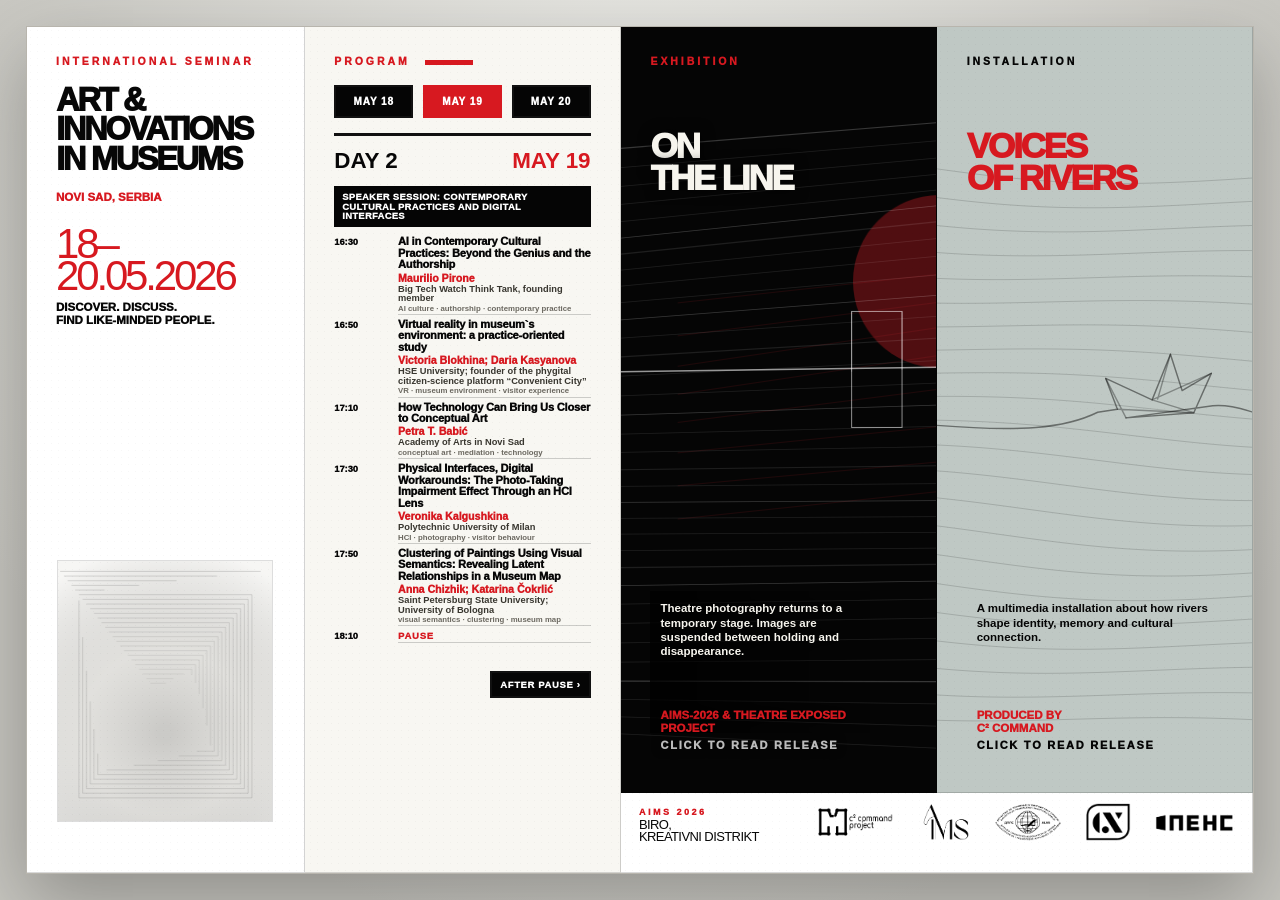
<file: program-aims2026.html>
<!doctype html>
<html lang="en">
<head>
<meta charset="utf-8"/>
<meta name="viewport" content="width=device-width,initial-scale=1"/>
<title>AIMs 2026 | Interactive Digital Booklet</title>
<style>
:root {
  --red:#d71920;
  --ink:#070707;
  --paper:#f4f2ea;
  --paper2:#fbfaf5;
  --muted:#716f68;
  --fold:rgba(0,0,0,.13);
}
*{box-sizing:border-box}
html,body{margin:0;min-height:100%;font-family:Arial,Helvetica,sans-serif;background:#cfcfca;color:var(--ink)}
body{overflow:hidden}
button{font:inherit;color:inherit}
.stage{
  width:100vw;height:100vh;padding:clamp(10px,2vw,26px);
  display:grid;place-items:center;
  background:radial-gradient(circle at 50% 25%,#f1f1ed 0,#c6c5bf 78%);
}
.booklet{
  position:relative;
  width:min(1600px,calc(100vw - clamp(20px,4vw,52px)));
  height:min(880px,calc(100vh - clamp(20px,4vw,52px)));
  min-height:660px;
  background:var(--paper);
  display:grid;
  grid-template-columns:.92fr 1.02fr 1.08fr 1.08fr;
  grid-template-rows:1fr 1fr;
  overflow:hidden;
  box-shadow:0 26px 70px rgba(0,0,0,.28);
  border:1px solid #b8b5ad;
}
.booklet::before{
  content:"";position:absolute;inset:0;z-index:4;pointer-events:none;
  background-image:radial-gradient(rgba(0,0,0,.28) .8px,transparent 1px);
  background-size:7px 7px;opacity:.105;mix-blend-mode:multiply;
}
.booklet::after{
  content:"";position:absolute;inset:0;z-index:5;pointer-events:none;
  background:
    linear-gradient(90deg, transparent 24.75%,var(--fold) 25%,transparent 25.45%,
      transparent 49.75%,rgba(0,0,0,.16) 50%,transparent 50.45%,
      transparent 74.75%,var(--fold) 75%,transparent 75.45%);
}
.panel{
  position:relative;overflow:hidden;padding:clamp(22px,2.3vw,38px);
  border-right:1px solid rgba(0,0,0,.17);
  border-bottom:1px solid rgba(0,0,0,.15);
  background:var(--paper2);
}
.panel>*{position:relative;z-index:2}
.dark{background:#050505;color:#f7f5ee}
.canvas{position:absolute;inset:0;width:100%;height:100%;z-index:0;display:block}
.kicker{
  font-weight:950;font-size:clamp(10px,.82vw,13px);
  letter-spacing:.28em;text-transform:uppercase;color:var(--red);
  margin-bottom:clamp(10px,1.4vw,20px);
}
.rule{display:inline-block;width:48px;height:5px;background:var(--red);vertical-align:middle;margin-left:10px}
.title{
  margin:0;
  font-family:"Arial Black",Arial,sans-serif;font-weight:950;
  font-size:clamp(40px,3.25vw,64px);
  line-height:.9;letter-spacing:-.065em;text-transform:uppercase;
}
.title.sm{font-size:clamp(31px,2.75vw,52px)}
.title.xs{font-size:clamp(23px,2.1vw,40px);line-height:.92}
.meta{font-weight:950;text-transform:uppercase;font-size:clamp(11px,.9vw,14px);line-height:1.1}
.red{color:var(--red)}
p{margin:0 0 9px;font-weight:800;font-size:clamp(11px,.9vw,14px);line-height:1.24}
.tiny{font-weight:950;font-size:10px;line-height:1.15;text-transform:uppercase;letter-spacing:.06em}
.cover{grid-row:1/3;background:#fff}
.cover .title{font-size:clamp(32px,2.72vw,50px);max-width:96%;letter-spacing:-.072em}
.cover .date{
  margin:clamp(14px,2vw,24px) 0 8px;
  color:var(--red);
  font-family:"Arial Black",Arial,sans-serif;font-size:clamp(38px,3.45vw,64px);
  line-height:.78;letter-spacing:-.075em;
}
.cover .tagline{margin-top:8px;max-width:220px}
.squareBox{
  position:absolute;left:clamp(26px,2.4vw,40px);right:clamp(26px,2.4vw,40px);bottom:clamp(50px,5.3vh,78px);
  height:31%;min-height:165px;border:1px solid #ddd;background:#f5f5f2;overflow:hidden;
}
.coverMiniLogos{
  position:absolute;left:clamp(28px,2.5vw,42px);bottom:clamp(18px,2.2vh,30px);
  display:flex;align-items:flex-end;gap:22px;color:#111;
}
.coverMiniLogos .aims{font-family:Georgia,serif;font-size:30px;line-height:.8}
.coverMiniLogos .c2{font-weight:950;font-size:11px;line-height:.9;text-transform:lowercase}
.program{grid-column:2;grid-row:1/3;background:#f8f7f2}
.day{display:grid;grid-template-columns:74px 1fr;gap:8px 14px;margin:12px 0 17px;padding-top:12px;border-top:3px solid #111}
.day h3{grid-column:1/-1;margin:0 0 2px;font-family:"Arial Black",Arial,sans-serif;font-size:clamp(17px,1.28vw,22px);line-height:.9;text-transform:uppercase;display:flex;justify-content:space-between;gap:12px}
.time,.item{font-weight:950;font-size:clamp(10px,.78vw,12px);text-transform:uppercase}
.item{border-bottom:1px solid #c9c4bb;padding-bottom:3px}
.programNote{position:absolute;left:clamp(22px,2.3vw,38px);right:clamp(22px,2.3vw,38px);bottom:clamp(22px,2.3vw,38px)}

.expect{grid-column:3;grid-row:1;background:#fff}
.expectList{display:grid;gap:clamp(10px,1.7vh,18px);margin-top:clamp(14px,2.6vh,28px)}
.expectItem{display:grid;grid-template-columns:48px 1fr;align-items:start;gap:12px}
.expectItem::before{content:"";width:48px;height:5px;background:var(--red);margin-top:.6em}
.expectItem span{font-family:"Arial Black",Arial,sans-serif;font-size:clamp(16px,1.42vw,27px);line-height:.96;letter-spacing:-.04em;text-transform:uppercase}

.installation{grid-column:4;grid-row:1;cursor:pointer}
.installation .title{margin-top:clamp(26px,5.8vh,58px);text-shadow:none;color:#050505}
.installation .releaseText{position:absolute;left:clamp(24px,2.3vw,38px);right:clamp(22px,2.3vw,38px);bottom:clamp(14px,1.6vw,24px);background:linear-gradient(90deg,rgba(191,200,196,.95),rgba(191,200,196,.68),transparent);padding:8px 8px 0 0;text-shadow:none;color:#050505}
.installation::after{content:none}

.exhibition{grid-column:3;grid-row:2;cursor:pointer}
.exhibition .title{margin-top:clamp(42px,9vh,92px);text-shadow:0 0 14px rgba(0,0,0,.95)}
.exhibition .releaseText{position:absolute;left:clamp(24px,2.3vw,38px);right:clamp(24px,2.3vw,38px);bottom:clamp(20px,2.3vw,38px);background:linear-gradient(90deg,rgba(0,0,0,.82),rgba(0,0,0,.38),transparent);padding:8px 8px 0 0;text-shadow:0 0 10px rgba(0,0,0,.98)}
.exhibition::after{content:none}
.photoFrame{display:none}.photoFrame.f2{right:10%;top:26%;width:18%;height:21%}

.venue{grid-column:4;grid-row:2;background:#fff}
.venue .placeTop{position:absolute;left:clamp(26px,2.4vw,40px);right:clamp(26px,2.4vw,40px);top:clamp(24px,2.4vw,38px)}
.venue .city{font-family:"Arial Black",Arial,sans-serif;font-size:clamp(40px,3.4vw,62px);line-height:.9;letter-spacing:-.06em;text-transform:uppercase;margin:18px 0 18px}
.venue .loc{font-family:"Arial Black",Arial,sans-serif;font-size:clamp(20px,1.8vw,34px);line-height:.9;letter-spacing:-.045em;text-transform:uppercase;margin-bottom:6px}
.logoStrip{
  position:absolute;left:clamp(20px,1.9vw,32px);right:clamp(20px,1.9vw,32px);bottom:clamp(22px,2.5vh,34px);
  height:clamp(44px,5.8vh,62px);background:#0b0b0b;overflow:hidden;border:1px solid #222;
  display:flex;align-items:center;justify-content:center;padding:6px 20px;
}
.logoRow{display:flex;align-items:center;justify-content:center;gap:clamp(10px,1.25vw,18px);width:100%;height:100%}
.logoRow img{max-height:100%;max-width:23%;object-fit:contain;filter:grayscale(1) contrast(1.15) brightness(1.12)}
.logoFallback{color:#fff;font-family:Georgia,serif;font-size:22px;letter-spacing:.12em;opacity:.9}
.footer{position:absolute;left:clamp(26px,2.4vw,40px);right:clamp(26px,2.4vw,40px);bottom:clamp(18px,2.3vh,30px)}

.tab{position:absolute;top:0;bottom:0;width:20px;background:var(--red);z-index:6;opacity:.96;mix-blend-mode:multiply}
.tab.t1{left:24.15%} .tab.t2{left:74.9%}

.releaseModal{
  position:fixed;inset:0;background:rgba(0,0,0,.72);z-index:100;
  display:none;align-items:center;justify-content:center;padding:24px;
}
.releaseModal.open{display:flex}
.modalCard{
  width:min(760px,calc(100vw - 40px));max-height:min(760px,calc(100vh - 40px));
  overflow:auto;background:#f8f6ee;color:#080808;border:2px solid #111;
  box-shadow:18px 18px 0 rgba(215,25,32,.85);padding:34px 38px;
}
.modalCard h2{font-family:"Arial Black",Arial,sans-serif;font-size:44px;line-height:.9;letter-spacing:-.06em;text-transform:uppercase;margin:0 0 18px}
.modalCard p{font-size:15px;line-height:1.45;font-weight:650;text-transform:none;white-space:pre-line}
.closeBtn{
  position:sticky;top:0;float:right;margin:-16px -16px 12px 16px;
  border:0;background:#050505;color:#fff;padding:10px 13px;cursor:pointer;
  font-weight:950;text-transform:uppercase;letter-spacing:.1em;
}
.clickHint{font-weight:950;letter-spacing:.16em;text-transform:uppercase;color:#bbb;font-size:11px;margin-top:8px}
.projectMeta{font-weight:950;text-transform:uppercase;color:var(--red);font-size:clamp(11px,.9vw,14px);line-height:1.08;margin-top:8px}

.mobilePager{display:none}

@media(max-width:1100px){
  body{overflow:auto}
  .stage{height:auto;min-height:100vh;padding:0;background:#d3d2cc;display:block}
  .booklet{
    width:100%;height:auto;min-height:0;display:block;border:0;box-shadow:none;background:#d3d2cc;overflow:visible;
  }
  .booklet::before,.booklet::after,.tab{display:none}
  .panel{
    min-height:100svh;border:0;border-bottom:1px solid #bcb7ad;padding:32px 24px;
    display:block;
  }
  .expect{min-height:auto;padding-bottom:46px}
  .expectList{margin-top:24px;gap:18px}
  .venue{min-height:auto;padding-bottom:36px}
  .cover .title{font-size:clamp(38px,12vw,70px)}
  .cover .date{font-size:clamp(48px,14vw,86px)}
  .squareBox{left:24px;right:24px;bottom:76px;height:30%;min-height:190px}
  .programNote{position:relative;left:auto;right:auto;bottom:auto;margin-top:22px}
  .day{grid-template-columns:62px 1fr}
  .time,.item{font-size:12px}
  .expectList{gap:26px;margin-top:36px}
  .expectItem span{font-size:clamp(24px,7.4vw,42px)}
  .installation .title,.exhibition .title{margin-top:16vh;font-size:clamp(44px,14vw,78px)}
  .installation .releaseText,.exhibition .releaseText{position:absolute;left:clamp(24px,2.3vw,38px);right:clamp(24px,2.3vw,38px);bottom:clamp(20px,2.3vw,38px);background:linear-gradient(90deg,rgba(0,0,0,.82),rgba(0,0,0,.38),transparent);padding:8px 8px 0 0;text-shadow:0 0 10px rgba(0,0,0,.98)}
  .venue .placeTop,.footer{position:relative;left:auto;right:auto;top:auto;bottom:auto}
  .venue .city{font-size:clamp(48px,15vw,88px)}
  .venue .loc{font-size:clamp(24px,8vw,44px)}
  .logoStrip{position:relative;left:auto;right:auto;bottom:auto;margin:26px 0 0;height:58px}
  .mobilePager{display:none!important}
}

.mobileHint{display:none}
@media(max-width:1100px){
  .mobileHint{
    display:block;position:fixed;right:12px;bottom:12px;z-index:90;
    background:#050505;color:#fff;padding:8px 10px;
    font-weight:950;font-size:10px;letter-spacing:.12em;text-transform:uppercase;
  }
}

.mobileHint{display:none}
@media(max-width:1100px){
  .mobileHint{
    display:block;position:fixed;right:12px;bottom:12px;z-index:90;
    background:#050505;color:#fff;padding:8px 10px;
    font-weight:950;font-size:10px;letter-spacing:.12em;text-transform:uppercase;
  }
  .expect{min-height:auto;padding-bottom:46px}
  .expectList{margin-top:24px;gap:18px}
}

/* v15 overrides */
.booklet{grid-template-columns:.92fr 1.02fr 1.08fr 1.08fr!important}
.tab.t1,.tab.t2{display:none!important}
.program{border-left:18px solid var(--red);padding-left:clamp(22px,2.3vw,38px)!important}
.exhibition{grid-column:3!important;grid-row:1/3!important;min-height:100%!important;padding-right:clamp(22px,2.3vw,38px)!important}
.installation{grid-column:4!important;grid-row:1!important;min-height:0!important}
.venue{grid-column:4!important;grid-row:2!important}
.exhibition .title{margin-top:clamp(86px,18vh,160px)!important}
.exhibition .releaseText{bottom:clamp(26px,3vh,44px)!important}
.installation .title{margin-top:clamp(32px,6.5vh,68px)!important}
.installation .releaseText{bottom:clamp(18px,2.2vh,30px)!important}
@media(max-width:1100px){
  .booklet{display:flex!important;flex-direction:column!important}
  .program{border-left:0!important;padding-left:24px!important}
  .cover{order:1}.program{order:2}.installation{order:3}.exhibition{order:4}.venue{order:5}
  .exhibition{grid-column:auto!important;grid-row:auto!important;min-height:100svh!important}
  .installation{grid-column:auto!important;grid-row:auto!important;min-height:100svh!important}
}


/* v17 layout: two long exhibition panels + shared bottom location strip */
.booklet{
  grid-template-columns:.92fr 1.02fr 1.08fr 1.08fr!important;
  grid-template-rows:3fr 1fr!important;
}
.exhibition{
  grid-column:3!important;
  grid-row:1!important;
  min-height:0!important;
  padding-right:clamp(22px,2.3vw,38px)!important;
}
.installation{
  grid-column:4!important;
  grid-row:1!important;
  min-height:0!important;
}
.venue{
  grid-column:3/5!important;
  grid-row:2!important;
  z-index:2!important;
  display:grid!important;
  grid-template-columns:1fr 1fr!important;
  gap:clamp(18px,2vw,34px)!important;
  align-items:center!important;
  padding:clamp(18px,2vw,30px)!important;
}
.venue .placeTop{
  position:relative!important;
  left:auto!important;right:auto!important;top:auto!important;
}
.venue .city{
  font-size:clamp(28px,2.35vw,44px)!important;
  margin:0 0 8px!important;
}
.venue .loc{
  font-size:clamp(15px,1.18vw,22px)!important;
  margin:0 0 4px!important;
}
.logoStrip{
  position:relative!important;
  left:auto!important;right:auto!important;bottom:auto!important;
  height:clamp(44px,6vh,64px)!important;
  margin:0!important;
}
.footer{display:none!important}
.exhibition .title{
  margin-top:clamp(46px,8vh,90px)!important;
}
.installation .title{
  margin-top:clamp(42px,7vh,82px)!important;
}
.exhibition .releaseText,
.installation .releaseText{
  bottom:clamp(18px,2.2vh,32px)!important;
}
@media(max-width:1100px){
  .booklet{
    grid-template-rows:none!important;
    display:flex!important;
    flex-direction:column!important;
  }
  .cover{order:1}
  .program{order:2}
  .installation{order:3}
  .exhibition{order:4}
  .venue{
    order:5;
    grid-column:auto!important;
    grid-row:auto!important;
    display:block!important;
    min-height:auto!important;
    padding:32px 24px 38px!important;
  }
  .logoStrip{
    height:58px!important;
    margin-top:24px!important;
  }
}


/* v18 fixes */
.booklet{
  grid-template-columns:.88fr 1fr 1fr 1fr!important;
  grid-template-rows:3fr 1fr!important;
}
.program,.exhibition,.installation{width:auto!important}
.tab,.tab.t1,.tab.t2{display:none!important}
.program{
  border-left:0!important;
  padding-left:clamp(22px,2.3vw,38px)!important;
}
.exhibition{
  grid-column:3!important;
  grid-row:1!important;
  min-height:0!important;
}
.installation{
  grid-column:4!important;
  grid-row:1!important;
  min-height:0!important;
}
.venue{
  grid-column:3/5!important;
  grid-row:2!important;
  display:grid!important;
  grid-template-columns:1fr 1fr!important;
  gap:clamp(18px,2vw,34px)!important;
  align-items:center!important;
  padding:clamp(18px,2vw,30px)!important;
  box-shadow:none!important;
}
.booklet:after{
  background:
    linear-gradient(90deg,
      transparent 21.75%,rgba(0,0,0,.11) 22%,transparent 22.35%,
      transparent 46.5%,rgba(0,0,0,.13) 46.75%,transparent 47.1%,
      transparent 71.5%,rgba(0,0,0,.11) 71.75%,transparent 72.1%)!important;
}
.exhibition::after{
  content:""!important;
  position:absolute!important;
  right:-10%!important;
  top:22%!important;
  width:min(23vw,260px)!important;
  height:min(23vw,260px)!important;
  border-radius:50%!important;
  background:rgba(215,25,32,.38)!important;
  z-index:1!important;
  mix-blend-mode:screen!important;
  pointer-events:none!important;
}
.exhibition .title{margin-top:clamp(48px,8vh,92px)!important}
.installation .title{margin-top:clamp(42px,7vh,82px)!important}
.venue .placeTop{
  position:relative!important;
  left:auto!important;right:auto!important;top:auto!important;
}
.venue .city{font-size:clamp(28px,2.35vw,44px)!important;margin:0 0 8px!important}
.venue .loc{font-size:clamp(15px,1.18vw,22px)!important;margin:0 0 4px!important}
.logoStrip{
  position:relative!important;
  left:auto!important;right:auto!important;bottom:auto!important;
  height:clamp(44px,6vh,64px)!important;
  margin:0!important;
}
.footer{display:none!important}
@media(max-width:1100px){
  .booklet{display:flex!important;flex-direction:column!important}
  .cover{order:1}.program{order:2}.installation{order:3}.exhibition{order:4}.venue{order:5}
  .installation,.exhibition{min-height:100svh!important;grid-column:auto!important;grid-row:auto!important}
  .venue{
    grid-column:auto!important;grid-row:auto!important;
    display:block!important;min-height:auto!important;
    padding:32px 24px 38px!important;
  }
  .logoStrip{height:58px!important;margin-top:24px!important}
  .booklet:after{display:none!important}
}


/* v19 fixes */
.booklet{
  grid-template-columns:.88fr 1fr 1fr 1fr!important;
  grid-template-rows:3fr 1fr!important;
}
.booklet:after{display:none!important}
.tab,.tab.t1,.tab.t2{display:none!important}

/* keep both exhibition panels black on all sizes and keep titles visible */
.installation,
.installation.dark{
  background:#050505!important;
  color:#f7f5ee!important;
}
.installation .title{
  color:#f7f5ee!important;
  margin-top:clamp(34px,6.2vh,70px)!important;
  text-shadow:0 0 14px rgba(0,0,0,.95)!important;
}
.installation .releaseText{
  background:linear-gradient(90deg,rgba(0,0,0,.78),rgba(0,0,0,.36),transparent)!important;
  color:#f7f5ee!important;
  text-shadow:0 0 10px rgba(0,0,0,.98)!important;
  bottom:clamp(16px,2vh,30px)!important;
}
.exhibition .title{
  margin-top:clamp(44px,7vh,82px)!important;
}
.exhibition .releaseText{
  bottom:clamp(16px,2vh,30px)!important;
}

/* flat, compact location/partners strip */
.venue{
  grid-column:3/5!important;
  grid-row:2!important;
  display:grid!important;
  grid-template-columns:auto 1fr!important;
  gap:clamp(16px,2vw,28px)!important;
  align-items:center!important;
  min-height:0!important;
  padding:clamp(12px,1.45vw,20px) clamp(18px,2vw,28px)!important;
  box-shadow:none!important;
}
.venue .placeTop{
  position:relative!important;
  left:auto!important;right:auto!important;top:auto!important;
}
.venue .city{display:none!important}
.venue .kicker{margin-bottom:8px!important}
.venue .loc{
  font-size:clamp(18px,1.45vw,26px)!important;
  margin:0 0 4px!important;
  line-height:.92!important;
}
.venue .meta{
  font-size:clamp(10px,.72vw,12px)!important;
}
.logoStrip{
  position:relative!important;
  left:auto!important;right:auto!important;bottom:auto!important;
  height:clamp(38px,5vh,54px)!important;
  margin:0!important;
  padding:5px 10px!important;
}
.logoRow{
  justify-content:flex-end!important;
  gap:clamp(12px,1.6vw,24px)!important;
}
.logoRow img{
  max-height:100%!important;
  max-width:22%!important;
}
.footer{display:none!important}

@media(max-width:1100px){
  .booklet{
    display:flex!important;
    flex-direction:column!important;
    grid-template-rows:none!important;
  }
  .booklet:after{display:none!important}
  .cover{order:1}
  .program{order:2}
  .installation{order:3}
  .exhibition{order:4}
  .venue{order:5}
  .installation,.exhibition{
    min-height:100svh!important;
    grid-column:auto!important;
    grid-row:auto!important;
  }
  .installation .title,.exhibition .title{
    margin-top:clamp(52px,12vh,96px)!important;
  }
  .venue{
    display:block!important;
    min-height:auto!important;
    padding:24px 24px 28px!important;
  }
  .logoStrip{
    height:54px!important;
    margin-top:20px!important;
  }
  .logoRow{justify-content:center!important}
}


/* v20 requested fixes */
html,body{overflow-x:hidden!important}
.stage{overflow-x:hidden!important}
.booklet{grid-template-columns:.98fr 1fr 1fr 1fr!important}
.cover .title{font-size:clamp(30px,2.55vw,48px)!important;max-width:92%!important}
.cover .date{font-size:clamp(36px,3.28vw,60px)!important}
.logoStrip{background:#fff!important;border:1px solid rgba(0,0,0,.12)!important}
.logoRow img{filter:grayscale(1) invert(1) contrast(1.2)!important;mix-blend-mode:multiply!important}
.mobileHint{
  min-width:34px!important;height:34px!important;display:none;align-items:center!important;justify-content:center!important;
  padding:0!important;font-size:22px!important;line-height:1!important;letter-spacing:0!important;
}
.cardBack{position:absolute;inset:0;z-index:8;display:none;padding:clamp(24px,2.3vw,38px);overflow:auto}
.installation .cardBack,.exhibition .cardBack{background:#050505;color:#f7f5ee}
.flipped > canvas,.flipped > .kicker,.flipped > .title,.flipped > .releaseText{visibility:hidden}
.flipped .cardBack{display:block}
.cardBack .title{margin-top:clamp(16px,3vh,34px)!important}
.cardBack p{max-width:92%;font-size:clamp(11px,.82vw,14px);line-height:1.28}
.cardBack .clickHint{position:absolute;left:clamp(24px,2.3vw,38px);bottom:clamp(18px,2.2vh,30px)}
@media(max-width:1100px){
  html,body{width:100%!important;max-width:100%!important;overflow-x:hidden!important}
  .stage{width:100%!important;overflow-x:hidden!important}
  .booklet{width:100%!important;max-width:100%!important;overflow-x:hidden!important}
  .panel{width:100%!important;max-width:100%!important;overflow:hidden!important}
  .cover .title{font-size:clamp(36px,11vw,64px)!important;max-width:100%!important}
  .cover .date{font-size:clamp(46px,13vw,82px)!important;max-width:100%!important}
  .squareBox{position:relative!important;left:auto!important;right:auto!important;bottom:auto!important;width:100%!important;height:32vh!important;min-height:190px!important;margin-top:26px!important}
  .cover{min-height:auto!important;padding-bottom:38px!important}
  .mobileHint{display:flex!important}
  .mobilePager{display:none!important}
  .logoStrip{background:#fff!important}
  .exhibition .releaseText{right:80px!important}
  .cardBack{padding:32px 24px}
  .cardBack p{font-size:14px;line-height:1.34;max-width:100%}
}


/* v21 final refinements */
@media(max-width:1100px){
  .program{
    min-height:auto!important;
    padding-bottom:34px!important;
  }
  .program .day:last-of-type{margin-bottom:0!important}
}

/* align short descriptions in installation/exhibition */
.installation .releaseText,
.exhibition .releaseText{
  top:auto!important;
  bottom:clamp(18px,2.2vh,30px)!important;
  min-height:122px!important;
}
.installation .releaseText{
  background:rgba(255,255,255,.05)!important;
  backdrop-filter:blur(7px)!important;
  -webkit-backdrop-filter:blur(7px)!important;
  padding:10px 10px 4px!important;
  border:1px solid rgba(255,255,255,.08)!important;
}
.exhibition .releaseText{
  padding:10px 10px 4px!important;
}

/* location and partners: flatter, less air, no frame around partners */
.booklet{
  grid-template-rows:3.35fr .65fr!important;
}
.venue{
  padding:clamp(8px,.9vw,14px) clamp(16px,1.5vw,22px)!important;
  gap:clamp(12px,1.4vw,22px)!important;
}
.venue .kicker{margin-bottom:4px!important}
.venue .loc{
  font-size:clamp(14px,1.05vw,20px)!important;
  line-height:.95!important;
}
.venue .meta{font-size:clamp(9px,.64vw,11px)!important}
.logoStrip{
  border:0!important;
  background:transparent!important;
  height:clamp(34px,4.5vh,48px)!important;
  padding:0!important;
}
.logoRow img{
  filter:grayscale(1) invert(1) contrast(1.2)!important;
  mix-blend-mode:multiply!important;
}
.logoRow{gap:clamp(10px,1.2vw,18px)!important}

/* flip-card releases: keep much more text in a controlled scroll */
.releaseFull{
  padding:clamp(20px,2vw,32px)!important;
}
.releaseFull .title{
  margin-top:clamp(10px,1.8vh,24px)!important;
  font-size:clamp(28px,2.35vw,46px)!important;
}
.releaseScroll{
  max-height:calc(100% - 155px);
  overflow:auto;
  padding-right:8px;
  margin-top:12px;
}
.releaseScroll p{
  font-size:clamp(10px,.72vw,13px)!important;
  line-height:1.26!important;
  font-weight:650!important;
  max-width:96%!important;
  margin-bottom:8px!important;
}
.releaseFull .projectMeta{
  position:absolute;
  left:clamp(20px,2vw,32px);
  right:clamp(20px,2vw,32px);
  bottom:36px;
}
.releaseFull .clickHint{
  bottom:14px!important;
}
@media(max-width:1100px){
  .booklet{grid-template-rows:none!important}
  .venue{padding:18px 24px 24px!important}
  .logoStrip{height:44px!important;margin-top:14px!important}
  .installation .releaseText,
  .exhibition .releaseText{
    min-height:118px!important;
  }
  .releaseScroll{
    max-height:calc(100% - 180px);
  }
  .releaseScroll p{
    font-size:13px!important;
    line-height:1.3!important;
  }
}


/* v24 stable rollback/final fixes */
html,body{overflow-x:hidden!important}
.stage{overflow-x:hidden!important}

/* desktop composition */
.booklet{
  grid-template-columns:.88fr 1fr 1fr 1fr!important;
  grid-template-rows:3.35fr .65fr!important;
}
.booklet:after{display:none!important}
.tab,.tab.t1,.tab.t2{display:none!important}

.cover .title{
  font-size:clamp(30px,2.55vw,48px)!important;
  max-width:92%!important;
}
.cover .date{
  font-size:clamp(36px,3.28vw,60px)!important;
}

/* Program */
.program{
  grid-column:2!important;
  grid-row:1/3!important;
  border-left:0!important;
  padding-left:clamp(22px,2.3vw,38px)!important;
}
.programNote{display:none!important}

/* exhibitions */
#voices{
  grid-column:4!important;
  grid-row:1!important;
}
#line{
  grid-column:3!important;
  grid-row:1!important;
}
#voices,#line{
  min-height:0!important;
  overflow:hidden!important;
}

/* location strip */
.venue{
  grid-column:3/5!important;
  grid-row:2!important;
  display:grid!important;
  grid-template-columns:auto 1fr!important;
  gap:clamp(12px,1.5vw,22px)!important;
  align-items:center!important;
  min-height:0!important;
  padding:clamp(8px,.9vw,14px) clamp(16px,1.5vw,22px)!important;
  box-shadow:none!important;
}
.venue .placeTop{
  position:relative!important;
  left:auto!important;right:auto!important;top:auto!important;
}
.venue .city{display:none!important}
.venue .kicker{margin-bottom:4px!important}
.venue .loc{
  font-size:clamp(14px,1.05vw,20px)!important;
  line-height:.95!important;
  margin:0 0 3px!important;
}
.venue .meta{font-size:clamp(9px,.64vw,11px)!important}
.logoStrip{
  position:relative!important;
  left:auto!important;right:auto!important;bottom:auto!important;
  height:clamp(34px,4.5vh,48px)!important;
  margin:0!important;
  padding:0!important;
  background:transparent!important;
  border:0!important;
}
.logoRow{
  justify-content:flex-end!important;
  gap:clamp(10px,1.2vw,18px)!important;
}
.logoRow img{
  max-height:100%!important;
  max-width:22%!important;
  object-fit:contain!important;
  filter:grayscale(1) invert(1) contrast(1.2)!important;
  mix-blend-mode:multiply!important;
}
.footer{display:none!important}

/* Voices front: grey river panel on every size */
#voices:not(.flipped),
#voices:not(.flipped).dark{
  background:#bfc8c4!important;
  color:#050505!important;
}
#voices:not(.flipped) .kicker,
#voices:not(.flipped) .title,
#voices:not(.flipped) .releaseText,
#voices:not(.flipped) .projectMeta,
#voices:not(.flipped) .clickHint{
  color:#050505!important;
  text-shadow:none!important;
  visibility:visible!important;
}
#voices:not(.flipped) .title{
  margin-top:clamp(42px,7vh,82px)!important;
}
#voices:not(.flipped) .releaseText{
  background:transparent!important;
  border:0!important;
  box-shadow:none!important;
  backdrop-filter:none!important;
  -webkit-backdrop-filter:none!important;
}
#voices:not(.flipped) canvas{
  visibility:visible!important;
  opacity:1!important;
}

/* On the Line front */
#line:not(.flipped){
  background:#050505!important;
  color:#f7f5ee!important;
  position:relative!important;
}
#line:not(.flipped)::after{
  content:""!important;
  position:absolute!important;
  right:clamp(-70px,-4.5vw,-34px)!important;
  top:clamp(96px,20%,180px)!important;
  width:clamp(150px,16vw,230px)!important;
  height:clamp(150px,16vw,230px)!important;
  border-radius:50%!important;
  background:rgba(215,25,32,.42)!important;
  z-index:1!important;
  mix-blend-mode:screen!important;
  pointer-events:none!important;
}
#line:not(.flipped) .kicker,
#line:not(.flipped) .title,
#line:not(.flipped) .releaseText{
  position:relative!important;
  z-index:3!important;
}
#line:not(.flipped) .title{
  margin-top:clamp(44px,7vh,82px)!important;
}
#line:not(.flipped) .releaseText{
  background:linear-gradient(90deg,rgba(0,0,0,.72),rgba(0,0,0,.34),transparent)!important;
  bottom:clamp(18px,2.2vh,30px)!important;
}

/* align card-front descriptions */
#voices:not(.flipped) .releaseText,
#line:not(.flipped) .releaseText{
  height:132px!important;
  min-height:132px!important;
  display:flex!important;
  flex-direction:column!important;
  justify-content:flex-start!important;
  padding:10px 10px 4px!important;
}
#voices:not(.flipped) .releaseText > p:first-child,
#line:not(.flipped) .releaseText > p:first-child{
  min-height:42px!important;
  margin-bottom:8px!important;
}
#voices:not(.flipped) .cardBack,
#line:not(.flipped) .cardBack{display:none!important}

/* Flip side */
#voices.flipped,
#line.flipped{
  background:#050505!important;
  color:#f7f5ee!important;
  overflow:hidden!important;
}
.flipped > canvas,
.flipped > .kicker,
.flipped > .title,
.flipped > .releaseText{
  visibility:hidden!important;
}
.flipped .cardBack{
  display:flex!important;
  flex-direction:column!important;
  position:absolute!important;
  inset:0!important;
  background:#050505!important;
  color:#f7f5ee!important;
  padding:clamp(20px,2vw,32px)!important;
  overflow:hidden!important;
  z-index:10!important;
}
.cardBack .title{
  color:#f7f5ee!important;
  visibility:visible!important;
  margin-top:clamp(10px,1.8vh,24px)!important;
  font-size:clamp(28px,2.35vw,46px)!important;
}
.releaseScroll{
  flex:1 1 auto!important;
  min-height:0!important;
  overflow-y:auto!important;
  overflow-x:hidden!important;
  padding-right:10px!important;
  margin-top:12px!important;
  scrollbar-width:thin!important;
  scrollbar-color:rgba(215,25,32,.8) rgba(255,255,255,.08)!important;
}
.releaseScroll::-webkit-scrollbar{width:7px!important}
.releaseScroll::-webkit-scrollbar-track{
  background:rgba(255,255,255,.08)!important;
  border-radius:999px!important;
}
.releaseScroll::-webkit-scrollbar-thumb{
  background:linear-gradient(180deg,rgba(215,25,32,.25),rgba(215,25,32,.95),rgba(215,25,32,.25))!important;
  border-radius:999px!important;
}
.releaseScroll p{
  font-size:clamp(10px,.72vw,13px)!important;
  line-height:1.26!important;
  font-weight:650!important;
  max-width:96%!important;
  margin-bottom:8px!important;
}
.releaseFull .projectMeta{
  position:relative!important;
  bottom:auto!important;
  left:auto!important;
  right:auto!important;
  background:#050505!important;
  padding-top:6px!important;
  margin-top:8px!important;
}
.releaseFull .clickHint{
  position:relative!important;
  bottom:auto!important;
  left:auto!important;
  background:#050505!important;
  padding-top:4px!important;
  margin-top:4px!important;
}

/* Mobile */
@media(max-width:1100px){
  .stage,.booklet,.panel{
    max-width:100%!important;
    overflow-x:hidden!important;
  }
  .booklet{
    display:flex!important;
    flex-direction:column!important;
    grid-template-rows:none!important;
    width:100%!important;
  }
  .cover{order:1}
  .program{order:2}
  #voices{order:3}
  #line{order:4}
  .venue{order:5}

  .program{
    min-height:auto!important;
    grid-column:auto!important;
    grid-row:auto!important;
    padding-bottom:34px!important;
    border-left:0!important;
    padding-left:24px!important;
  }
  #voices,#line{
    grid-column:auto!important;
    grid-row:auto!important;
    min-height:100svh!important;
    width:100%!important;
    max-width:100%!important;
    padding:32px 24px!important;
  }
  #voices:not(.flipped){
    background:#bfc8c4!important;
    color:#050505!important;
  }
  #voices:not(.flipped) .title,
  #line:not(.flipped) .title{
    margin-top:clamp(52px,12vh,96px)!important;
    font-size:clamp(44px,14vw,78px)!important;
    line-height:.88!important;
  }
  #voices:not(.flipped) .releaseText,
  #line:not(.flipped) .releaseText{
    height:150px!important;
    min-height:150px!important;
    bottom:34px!important;
    left:24px!important;
    right:24px!important;
  }
  #line:not(.flipped) .releaseText{
    right:92px!important;
  }
  #line:not(.flipped)::after{
    right:clamp(-58px,-14vw,-28px)!important;
    top:clamp(155px,23%,245px)!important;
    width:clamp(136px,36vw,190px)!important;
    height:clamp(136px,36vw,190px)!important;
  }
  .venue{
    grid-column:auto!important;
    grid-row:auto!important;
    display:block!important;
    min-height:auto!important;
    padding:18px 24px 24px!important;
  }
  .logoStrip{
    height:44px!important;
    margin-top:14px!important;
  }
  .logoRow{justify-content:center!important}

  .releaseScroll p{
    font-size:13px!important;
    line-height:1.3!important;
  }
  .flipped .cardBack{
    padding:32px 24px!important;
  }
}

/* Light arrow with context-aware color */
.mobileHint{
  background:transparent!important;
  border:0!important;
  box-shadow:none!important;
  text-shadow:none!important;
  opacity:.82!important;
  font-size:19px!important;
  font-weight:400!important;
  color:#fff!important;
}
.mobileHint.darkArrow{color:#050505!important}
.mobileHint.lightArrow{color:#fff!important}
.mobileHint::before{content:"⌄";font-weight:400}
.mobileHint.atBottom::before{content:"⌃"}


/* v25 composition fix */
#line:not(.flipped)::after{
  right:clamp(-105px,-7vw,-58px)!important;
  top:clamp(112px,22%,190px)!important;
  width:clamp(135px,13.5vw,205px)!important;
  height:clamp(135px,13.5vw,205px)!important;
  opacity:.9!important;
}
#line:not(.flipped) .releaseText,
#voices:not(.flipped) .releaseText{
  bottom:clamp(54px,7.8vh,86px)!important;
  height:132px!important;
  min-height:132px!important;
}
#line:not(.flipped) .releaseText{
  max-width:72%!important;
  right:auto!important;
  left:clamp(24px,2.3vw,38px)!important;
  background:linear-gradient(90deg,rgba(0,0,0,.78),rgba(0,0,0,.42),transparent)!important;
}
#voices:not(.flipped) .releaseText{
  left:clamp(24px,2.3vw,38px)!important;
  right:clamp(24px,2.3vw,38px)!important;
}
#voices:not(.flipped) .projectMeta{
  color:var(--red)!important;
}
@media(max-width:1100px){
  #line:not(.flipped) .releaseText,
  #voices:not(.flipped) .releaseText{
    bottom:34px!important;
    height:150px!important;
    min-height:150px!important;
  }
  #line:not(.flipped) .releaseText{
    max-width:calc(100% - 116px)!important;
    right:auto!important;
  }
  #line:not(.flipped)::after{
    right:clamp(-76px,-18vw,-42px)!important;
    top:clamp(165px,24%,250px)!important;
    width:clamp(120px,32vw,168px)!important;
    height:clamp(120px,32vw,168px)!important;
  }
}


/* v26: final placement correction */

/* Put On the Line front text to the same lower level as Voices */
#line:not(.flipped) .releaseText{
  position:absolute!important;
  left:clamp(24px,2.3vw,38px)!important;
  right:auto!important;
  top:auto!important;
  bottom:clamp(54px,7.8vh,86px)!important;
  max-width:68%!important;
  height:132px!important;
  min-height:132px!important;
  display:flex!important;
  flex-direction:column!important;
  justify-content:flex-start!important;
  background:linear-gradient(90deg,rgba(0,0,0,.78),rgba(0,0,0,.38),transparent)!important;
  padding:10px 10px 4px!important;
  z-index:4!important;
}

/* Keep the title clear and separate from the description */
#line:not(.flipped) .title{
  margin-top:clamp(44px,7vh,82px)!important;
  max-width:72%!important;
  z-index:4!important;
}

/* Move the red circle and rectangle to the right so they do not invade text */
#line:not(.flipped)::after{
  right:clamp(-105px,-7vw,-58px)!important;
  top:clamp(112px,22%,190px)!important;
  width:clamp(135px,13.5vw,205px)!important;
  height:clamp(135px,13.5vw,205px)!important;
  opacity:.86!important;
}

/* Keep Voices and On the Line card-front descriptions aligned */
#voices:not(.flipped) .releaseText{
  position:absolute!important;
  top:auto!important;
  bottom:clamp(54px,7.8vh,86px)!important;
  height:132px!important;
  min-height:132px!important;
}

/* Mobile: preserve the same internal composition as desktop, only scaled */
@media(max-width:1100px){
  #voices:not(.flipped),
  #line:not(.flipped){
    min-height:100svh!important;
    padding:32px 24px!important;
  }

  #voices:not(.flipped) .title,
  #line:not(.flipped) .title{
    margin-top:clamp(52px,12vh,96px)!important;
    font-size:clamp(44px,14vw,78px)!important;
    line-height:.88!important;
    max-width:76%!important;
  }

  #voices:not(.flipped) .releaseText,
  #line:not(.flipped) .releaseText{
    position:absolute!important;
    top:auto!important;
    bottom:34px!important;
    left:24px!important;
    height:150px!important;
    min-height:150px!important;
    max-width:none!important;
    width:auto!important;
  }

  #voices:not(.flipped) .releaseText{
    right:24px!important;
  }

  #line:not(.flipped) .releaseText{
    right:96px!important;
    background:linear-gradient(90deg,rgba(0,0,0,.78),rgba(0,0,0,.38),transparent)!important;
  }

  #line:not(.flipped)::after{
    right:clamp(-76px,-18vw,-42px)!important;
    top:clamp(155px,23%,245px)!important;
    width:clamp(120px,32vw,168px)!important;
    height:clamp(120px,32vw,168px)!important;
  }
}


/* v27: align card front typography and tighten bottom venue strip */

/* give more vertical height to exhibition/installation, less to venue */
.booklet{
  grid-template-rows:3.7fr .3fr!important;
}

/* make venue flatter and remove excessive bottom air */
.venue{
  padding:clamp(6px,.72vw,10px) clamp(16px,1.4vw,22px)!important;
  gap:clamp(10px,1.2vw,18px)!important;
}
.venue .kicker{
  margin-bottom:2px!important;
  font-size:clamp(9px,.68vw,11px)!important;
}
.venue .loc{
  font-size:clamp(13px,.95vw,18px)!important;
  line-height:.92!important;
  margin:0 0 2px!important;
}
.venue .meta{
  font-size:clamp(8px,.58vw,10px)!important;
}
.logoStrip{
  height:clamp(30px,3.8vh,42px)!important;
}

/* front descriptions: same vertical rhythm for both cards */
#line:not(.flipped) .releaseText,
#voices:not(.flipped) .releaseText{
  bottom:clamp(34px,5.2vh,58px)!important;
  height:148px!important;
  min-height:148px!important;
  display:grid!important;
  grid-template-rows:auto auto auto!important;
  align-content:start!important;
  row-gap:12px!important;
  padding:10px 10px 4px!important;
}

#line:not(.flipped) .releaseText > p:first-child,
#voices:not(.flipped) .releaseText > p:first-child{
  min-height:54px!important;
  margin:0!important;
}

#line:not(.flipped) .projectMeta,
#voices:not(.flipped) .projectMeta{
  margin:0!important;
  padding:0!important;
  line-height:1.08!important;
  align-self:start!important;
}

#line:not(.flipped) .clickHint,
#voices:not(.flipped) .clickHint{
  margin:0!important;
  padding:0!important;
  align-self:start!important;
  line-height:1.1!important;
}

/* On the Line: keep red project text below white description, no overlap */
#line:not(.flipped) .releaseText{
  max-width:72%!important;
  background:linear-gradient(90deg,rgba(0,0,0,.78),rgba(0,0,0,.36),transparent)!important;
}

/* Mobile: keep the same card composition logic, just scaled */
@media(max-width:1100px){
  .booklet{
    grid-template-rows:none!important;
  }
  #voices:not(.flipped),
  #line:not(.flipped){
    min-height:100svh!important;
    padding:32px 24px!important;
  }

  #voices:not(.flipped) .title,
  #line:not(.flipped) .title{
    margin-top:clamp(52px,12vh,96px)!important;
    font-size:clamp(44px,14vw,78px)!important;
    line-height:.88!important;
    max-width:76%!important;
  }

  #voices:not(.flipped) .releaseText,
  #line:not(.flipped) .releaseText{
    bottom:34px!important;
    height:170px!important;
    min-height:170px!important;
    display:grid!important;
    grid-template-rows:auto auto auto!important;
    row-gap:12px!important;
    align-content:start!important;
  }

  #voices:not(.flipped) .releaseText{
    left:24px!important;
    right:24px!important;
  }

  #line:not(.flipped) .releaseText{
    left:24px!important;
    right:96px!important;
    max-width:none!important;
  }

  #voices:not(.flipped) .releaseText > p:first-child,
  #line:not(.flipped) .releaseText > p:first-child{
    min-height:66px!important;
    margin:0!important;
  }

  #voices:not(.flipped) .projectMeta,
  #line:not(.flipped) .projectMeta,
  #voices:not(.flipped) .clickHint,
  #line:not(.flipped) .clickHint{
    margin:0!important;
  }

  .venue{
    padding:14px 24px 18px!important;
  }
  .logoStrip{
    height:38px!important;
    margin-top:10px!important;
  }
}


/* v28: mobile card fronts must match desktop composition */
@media(max-width:1100px){
  #voices:not(.flipped){
    background:#bfc8c4!important;
    color:#050505!important;
    min-height:100svh!important;
    position:relative!important;
    overflow:hidden!important;
    padding:32px 24px!important;
  }

  #voices:not(.flipped) canvas{
    visibility:visible!important;
    opacity:1!important;
    z-index:0!important;
  }

  #voices:not(.flipped) .kicker{
    display:block!important;
    visibility:visible!important;
    position:relative!important;
    z-index:3!important;
    color:#050505!important;
    text-shadow:none!important;
    margin-bottom:0!important;
  }

  #voices:not(.flipped) .title{
    display:block!important;
    visibility:visible!important;
    position:relative!important;
    z-index:3!important;
    color:#050505!important;
    text-shadow:none!important;
    margin-top:clamp(52px,12vh,96px)!important;
    font-size:clamp(44px,14vw,78px)!important;
    line-height:.88!important;
    max-width:86%!important;
  }

  #voices:not(.flipped) .releaseText{
    display:grid!important;
    visibility:visible!important;
    position:absolute!important;
    z-index:3!important;
    left:24px!important;
    right:24px!important;
    bottom:34px!important;
    height:170px!important;
    min-height:170px!important;
    grid-template-rows:auto auto auto!important;
    row-gap:12px!important;
    align-content:start!important;
    background:transparent!important;
    border:0!important;
    box-shadow:none!important;
    backdrop-filter:none!important;
    -webkit-backdrop-filter:none!important;
    color:#050505!important;
    text-shadow:none!important;
    padding:10px 10px 4px!important;
  }

  #voices:not(.flipped) .releaseText p,
  #voices:not(.flipped) .projectMeta,
  #voices:not(.flipped) .clickHint{
    color:#050505!important;
    text-shadow:none!important;
    visibility:visible!important;
    margin:0!important;
  }

  #voices:not(.flipped) .projectMeta{
    color:var(--red)!important;
  }

  #voices:not(.flipped) .releaseText > p:first-child{
    min-height:66px!important;
  }

  #line:not(.flipped){
    min-height:100svh!important;
    position:relative!important;
    overflow:hidden!important;
    padding:32px 24px!important;
  }

  #line:not(.flipped) .kicker,
  #line:not(.flipped) .title,
  #line:not(.flipped) .releaseText{
    visibility:visible!important;
    display:block!important;
    z-index:3!important;
  }

  #line:not(.flipped) .title{
    margin-top:clamp(52px,12vh,96px)!important;
    font-size:clamp(44px,14vw,78px)!important;
    line-height:.88!important;
    max-width:76%!important;
  }

  #line:not(.flipped) .releaseText{
    position:absolute!important;
    left:24px!important;
    right:96px!important;
    bottom:34px!important;
    height:170px!important;
    min-height:170px!important;
    display:grid!important;
    grid-template-rows:auto auto auto!important;
    row-gap:12px!important;
    align-content:start!important;
    padding:10px 10px 4px!important;
  }
}

/* desktop: keep descriptions aligned and visible */
#voices:not(.flipped) .projectMeta{
  color:var(--red)!important;
}

#voices:not(.flipped) .releaseText,
#line:not(.flipped) .releaseText{
  bottom:clamp(34px,5.2vh,58px)!important;
}

/* smaller bottom strip, more room for cards */
.booklet{
  grid-template-rows:3.7fr .3fr!important;
}
.venue{
  padding:clamp(6px,.72vw,10px) clamp(16px,1.4vw,22px)!important;
}
.logoStrip{
  height:clamp(30px,3.8vh,42px)!important;
}


/* v29 hard mobile/front fix */
#voices:not(.flipped){
  background:#bfc8c4!important;
  color:#050505!important;
}
#voices:not(.flipped) canvas#river{
  display:block!important;
  visibility:visible!important;
  opacity:1!important;
}
#voices:not(.flipped) > .kicker,
#voices:not(.flipped) > .title,
#voices:not(.flipped) > .releaseText{
  display:block!important;
  visibility:visible!important;
  opacity:1!important;
  color:#050505!important;
  text-shadow:none!important;
}
#voices:not(.flipped) > .title{
  position:relative!important;
  z-index:4!important;
}
#voices:not(.flipped) > .releaseText{
  position:absolute!important;
  z-index:4!important;
  background:transparent!important;
  border:0!important;
  box-shadow:none!important;
  backdrop-filter:none!important;
  -webkit-backdrop-filter:none!important;
}
#voices:not(.flipped) .projectMeta{
  color:var(--red)!important;
}
#line:not(.flipped) canvas#lineCanvas{
  display:block!important;
  visibility:visible!important;
  opacity:1!important;
}
@media(max-width:1100px){
  .booklet{display:flex!important;flex-direction:column!important}
  #voices{order:3!important}
  #line{order:4!important}
  #voices:not(.flipped){
    min-height:100svh!important;
    background:#bfc8c4!important;
    padding:32px 24px!important;
  }
  #voices:not(.flipped) > .kicker{
    margin-bottom:0!important;
  }
  #voices:not(.flipped) > .title{
    margin-top:clamp(52px,12vh,96px)!important;
    font-size:clamp(44px,14vw,78px)!important;
    line-height:.88!important;
    max-width:86%!important;
  }
  #voices:not(.flipped) > .releaseText{
    left:24px!important;
    right:24px!important;
    bottom:34px!important;
    height:170px!important;
    min-height:170px!important;
    display:grid!important;
    grid-template-rows:auto auto auto!important;
    row-gap:12px!important;
    align-content:start!important;
  }
  #line:not(.flipped){
    min-height:100svh!important;
    padding:32px 24px!important;
  }
}


/* v30 final alignment and mobile composition */

/* Voices title red on front */
#voices:not(.flipped) > .title{
  color:var(--red)!important;
}

/* Both front cards: one common text grid, lifted slightly */
#line:not(.flipped) .releaseText,
#voices:not(.flipped) .releaseText{
  bottom:clamp(46px,6.5vh,74px)!important;
  height:142px!important;
  min-height:142px!important;
  display:grid!important;
  grid-template-rows:minmax(54px,auto) 26px 22px!important;
  row-gap:10px!important;
  align-content:start!important;
  padding:10px 10px 4px!important;
}
#line:not(.flipped) .releaseText > p:first-child,
#voices:not(.flipped) .releaseText > p:first-child{
  min-height:54px!important;
  margin:0!important;
}
#line:not(.flipped) .projectMeta,
#voices:not(.flipped) .projectMeta{
  color:var(--red)!important;
  margin:0!important;
  padding:0!important;
  line-height:1.08!important;
  align-self:start!important;
}
#line:not(.flipped) .clickHint,
#voices:not(.flipped) .clickHint{
  margin:0!important;
  padding:0!important;
  line-height:1.1!important;
  align-self:start!important;
}

/* keep On the Line text away from circle/rectangle */
#line:not(.flipped) .releaseText{
  max-width:70%!important;
  right:auto!important;
}

/* Venue strip: add bottom padding so logos/address are not cut */
.venue{
  padding-top:clamp(7px,.75vw,12px)!important;
  padding-bottom:clamp(12px,1.2vw,20px)!important;
}
.logoStrip{
  padding-bottom:2px!important;
}

/* Voices flip back uses the same river-colour system, not black */
#voices.flipped{
  background:#bfc8c4!important;
  color:#050505!important;
}
#voices.flipped .cardBack{
  background:#bfc8c4!important;
  color:#050505!important;
}
#voices.flipped .cardBack .title{
  color:var(--red)!important;
}
#voices.flipped .releaseScroll,
#voices.flipped .releaseScroll p,
#voices.flipped .projectMeta,
#voices.flipped .clickHint{
  color:#050505!important;
}
#voices.flipped .releaseFull .projectMeta,
#voices.flipped .releaseFull .clickHint{
  background:#bfc8c4!important;
}
#voices.flipped .releaseScroll{
  scrollbar-color:rgba(215,25,32,.8) rgba(0,0,0,.10)!important;
}
#voices.flipped .releaseScroll::-webkit-scrollbar-track{
  background:rgba(0,0,0,.10)!important;
}

/* Mobile: preserve desktop card composition, only scaled */
@media(max-width:1100px){
  #voices:not(.flipped),
  #line:not(.flipped){
    min-height:100svh!important;
    padding:32px 24px!important;
    position:relative!important;
    overflow:hidden!important;
  }

  #voices:not(.flipped){
    background:#bfc8c4!important;
    color:#050505!important;
  }

  #voices:not(.flipped) > .kicker,
  #line:not(.flipped) > .kicker{
    position:relative!important;
    z-index:4!important;
    display:block!important;
    visibility:visible!important;
  }

  #voices:not(.flipped) > .title,
  #line:not(.flipped) > .title{
    position:relative!important;
    z-index:4!important;
    display:block!important;
    visibility:visible!important;
    margin-top:clamp(52px,12vh,96px)!important;
    font-size:clamp(44px,14vw,78px)!important;
    line-height:.88!important;
    max-width:78%!important;
  }

  #voices:not(.flipped) > .title{
    color:var(--red)!important;
    text-shadow:none!important;
  }

  #voices:not(.flipped) > .releaseText,
  #line:not(.flipped) > .releaseText{
    position:absolute!important;
    z-index:4!important;
    left:24px!important;
    bottom:40px!important;
    height:170px!important;
    min-height:170px!important;
    display:grid!important;
    grid-template-rows:minmax(66px,auto) 28px 24px!important;
    row-gap:12px!important;
    align-content:start!important;
    padding:10px 10px 4px!important;
  }

  #voices:not(.flipped) > .releaseText{
    right:24px!important;
    background:transparent!important;
    color:#050505!important;
  }

  #line:not(.flipped) > .releaseText{
    right:96px!important;
    max-width:none!important;
    background:linear-gradient(90deg,rgba(0,0,0,.78),rgba(0,0,0,.38),transparent)!important;
  }

  #voices:not(.flipped) .releaseText > p:first-child,
  #line:not(.flipped) .releaseText > p:first-child{
    min-height:66px!important;
    margin:0!important;
  }

  #voices:not(.flipped) .projectMeta,
  #line:not(.flipped) .projectMeta{
    color:var(--red)!important;
    margin:0!important;
  }

  #voices:not(.flipped) .clickHint,
  #line:not(.flipped) .clickHint{
    margin:0!important;
  }

  #line:not(.flipped)::after{
    right:clamp(-76px,-18vw,-42px)!important;
    top:clamp(155px,23%,245px)!important;
    width:clamp(120px,32vw,168px)!important;
    height:clamp(120px,32vw,168px)!important;
  }

  .venue{
    padding-bottom:24px!important;
  }

  /* flip back on mobile */
  #voices.flipped .cardBack{
    background:#bfc8c4!important;
    color:#050505!important;
  }
}


/* v31: circle motion, mobile rectangle, voices flip shadows, venue padding */

/* subtle motion for red circle on On the Line */
#line:not(.flipped)::after{
  animation: lineCircleDrift 7.5s ease-in-out infinite alternate!important;
  will-change:transform!important;
}
@keyframes lineCircleDrift{
  0%{transform:translate3d(0,0,0) scale(1)}
  50%{transform:translate3d(-10px,6px,0) scale(1.025)}
  100%{transform:translate3d(8px,-4px,0) scale(.985)}
}

/* Voices release back: no shadows, no glow, no black remnants */
#voices.flipped,
#voices.flipped .cardBack,
#voices.flipped .cardBack *,
#voices.flipped .releaseScroll,
#voices.flipped .releaseScroll p,
#voices.flipped .projectMeta,
#voices.flipped .clickHint{
  text-shadow:none!important;
  box-shadow:none!important;
  filter:none!important;
}
#voices.flipped .releaseFull .projectMeta,
#voices.flipped .releaseFull .clickHint{
  background:#bfc8c4!important;
}

/* Venue strip: more bottom breathing room */
.venue{
  padding-bottom:clamp(18px,1.7vw,28px)!important;
}
.logoStrip{
  margin-bottom:4px!important;
}

/* Mobile: keep rectangle farther right and away from text */
@media(max-width:1100px){
  #line:not(.flipped)::after{
    right:clamp(-88px,-22vw,-52px)!important;
    top:clamp(160px,23%,245px)!important;
  }
  .venue{
    padding-bottom:30px!important;
  }
  .logoStrip{
    margin-bottom:6px!important;
  }
}


/* v32: mobile On the Line geometry + front text baseline + bottom strip */

/* Make front meta rows visually comparable after the <br> on Voices */
#voices:not(.flipped) .releaseText,
#line:not(.flipped) .releaseText{
  grid-template-rows:minmax(54px,auto) 38px 22px!important;
  row-gap:8px!important;
}
#voices:not(.flipped) .projectMeta,
#line:not(.flipped) .projectMeta{
  line-height:1.05!important;
}

/* Bottom venue strip: more safe padding at the bottom */
.booklet{
  grid-template-rows:3.62fr .38fr!important;
}
.venue{
  padding-top:clamp(8px,.8vw,12px)!important;
  padding-bottom:clamp(22px,2vw,34px)!important;
}
.logoStrip{
  margin-bottom:8px!important;
  height:clamp(32px,4.2vh,46px)!important;
}

/* Mobile: bigger circle and rectangle visually attached to the main line */
@media(max-width:1100px){
  #line:not(.flipped)::after{
    right:clamp(-96px,-23vw,-62px)!important;
    top:clamp(148px,22%,238px)!important;
    width:clamp(170px,48vw,240px)!important;
    height:clamp(170px,48vw,240px)!important;
  }

  #voices:not(.flipped) .releaseText,
  #line:not(.flipped) .releaseText{
    grid-template-rows:minmax(66px,auto) 40px 24px!important;
    row-gap:10px!important;
  }

  .venue{
    padding-bottom:34px!important;
  }
  .logoStrip{
    margin-bottom:10px!important;
  }
}


/* v33: program day slider */
.programSlider{
  position:relative;
  overflow:hidden;
  min-height:clamp(280px,47vh,470px);
}
.dayTabs{
  display:flex;
  gap:clamp(8px,1vw,14px);
  margin:clamp(12px,1.5vh,18px) 0 clamp(12px,1.7vh,22px);
  position:relative;
  z-index:8;
}
.dayTab{
  appearance:none;
  border:2px solid #111;
  background:#050505;
  color:#fff;
  padding:clamp(8px,.8vw,12px) clamp(10px,1.15vw,18px);
  font-weight:950;
  text-transform:uppercase;
  letter-spacing:.08em;
  font-size:clamp(9px,.72vw,12px);
  line-height:1;
  cursor:pointer;
  transition:background .18s ease,color .18s ease,border-color .18s ease,transform .18s ease;
  white-space:nowrap;
}
.dayTab.active{
  background:var(--red);
  border-color:var(--red);
  color:#fff;
}
.dayTab:focus-visible{
  outline:3px solid rgba(215,25,32,.45);
  outline-offset:3px;
}
.slideDay{
  position:absolute!important;
  inset:0 0 auto 0!important;
  opacity:0;
  transform:translateX(22px);
  pointer-events:none;
  transition:opacity .28s ease,transform .28s ease;
  margin:0!important;
}
.slideDay.active{
  position:relative!important;
  opacity:1;
  transform:translateX(0);
  pointer-events:auto;
}
.program .day{
  padding-top:clamp(12px,1.6vh,18px)!important;
}
.program .day h3{
  font-size:clamp(22px,1.75vw,31px)!important;
  margin-bottom:clamp(8px,1.2vh,14px)!important;
}
.program .time,
.program .item{
  font-size:clamp(11px,.86vw,14px)!important;
}
@media(max-width:1100px){
  .dayTabs{
    display:grid;
    grid-template-columns:1fr;
    gap:10px;
    margin:22px 0 20px;
  }
  .dayTab{
    width:100%;
    text-align:left;
    padding:13px 15px;
    font-size:13px;
  }
  .programSlider{
    min-height:auto;
  }
  .slideDay{
    min-height:0;
  }
}


/* v34: make desktop day tabs fit in one row */
.dayTabs{
  display:grid!important;
  grid-template-columns:repeat(3,1fr)!important;
  gap:clamp(7px,.75vw,12px)!important;
}
.dayTab{
  width:100%!important;
  text-align:center!important;
  padding:clamp(8px,.75vw,11px) clamp(6px,.8vw,12px)!important;
  font-size:clamp(10px,.74vw,12px)!important;
  letter-spacing:.09em!important;
}
@media(max-width:1100px){
  .dayTabs{
    display:grid!important;
    grid-template-columns:1fr!important;
  }
  .dayTab{
    text-align:left!important;
    font-size:13px!important;
    padding:13px 15px!important;
  }
}


/* v35 subtle kinetic details */
@media (prefers-reduced-motion: reduce){
  #line:not(.flipped)::after{
    animation:none!important;
  }
}



/* v36: detailed AIMs programme, mobile-safe */
.programSlider{
  min-height:clamp(460px,66vh,720px)!important;
}
.program .day{
  grid-template-columns:clamp(48px,4.2vw,68px) 1fr!important;
  gap:clamp(6px,.7vw,10px) clamp(8px,.9vw,13px)!important;
  border-top:3px solid #111!important;
}
.program .time{
  font-size:clamp(9px,.66vw,11px)!important;
  line-height:1.08!important;
  white-space:nowrap!important;
  padding-top:2px!important;
}
.program .item{
  text-transform:none!important;
  font-size:clamp(9.5px,.69vw,12px)!important;
  line-height:1.16!important;
  padding-bottom:clamp(5px,.65vh,8px)!important;
  border-bottom:1px solid rgba(0,0,0,.18)!important;
}
.program .talkTitle,
.program .talkSpeaker,
.program .talkMeta,
.program .talkCat{
  display:block!important;
}
.program .talkTitle{
  font-weight:950!important;
  letter-spacing:-.015em!important;
}
.program .talkSpeaker{
  margin-top:2px!important;
  font-weight:950!important;
  color:var(--red)!important;
}
.program .talkMeta{
  margin-top:1px!important;
  font-weight:750!important;
  color:#38362f!important;
}
.program .talkCat{
  margin-top:3px!important;
  font-size:clamp(8px,.58vw,10px)!important;
  font-weight:950!important;
  letter-spacing:.08em!important;
  text-transform:uppercase!important;
  color:#050505!important;
}
.program .pause{
  font-weight:950!important;
  text-transform:uppercase!important;
  letter-spacing:.08em!important;
  color:var(--red)!important;
}
.program .freeDay{
  background:rgba(215,25,32,.055)!important;
  padding:8px 9px!important;
  border-left:4px solid var(--red)!important;
}
@media(max-width:1100px){
  .programSlider{
    min-height:auto!important;
  }
  .program .day{
    grid-template-columns:58px 1fr!important;
    gap:8px 10px!important;
  }
  .program .time{
    font-size:11px!important;
  }
  .program .item{
    font-size:12px!important;
    line-height:1.22!important;
    overflow-wrap:anywhere!important;
  }
  .program .talkTitle{
    font-size:13px!important;
  }
  .program .talkMeta{
    font-size:11.5px!important;
  }
  .program .talkCat{
    font-size:9px!important;
  }
}



/* v37 requested programme refinements */
.program .time .mode{
  display:block!important;
  margin-top:3px!important;
  font-size:clamp(7.5px,.52vw,9px)!important;
  line-height:1!important;
  letter-spacing:.08em!important;
  text-transform:uppercase!important;
  color:var(--red)!important;
}
.program .talkKeywords{
  display:block!important;
  margin-top:3px!important;
  font-size:clamp(8px,.56vw,9.5px)!important;
  line-height:1.12!important;
  font-weight:850!important;
  color:#6a675f!important;
}
.program .talkCat{
  color:#050505!important;
}
.programBottomTabs{display:none}
@media(min-width:1101px){
  .programSlider{
    max-height:calc(100% - 112px)!important;
    min-height:0!important;
    overflow-y:auto!important;
    overflow-x:hidden!important;
    padding-right:7px!important;
    scrollbar-width:thin!important;
    scrollbar-color:rgba(215,25,32,.8) rgba(0,0,0,.08)!important;
  }
  .programSlider::-webkit-scrollbar{width:7px!important}
  .programSlider::-webkit-scrollbar-track{background:rgba(0,0,0,.08)!important;border-radius:999px!important}
  .programSlider::-webkit-scrollbar-thumb{background:rgba(215,25,32,.85)!important;border-radius:999px!important}
  .program .day{padding-bottom:18px!important}
}
@media(max-width:1100px){
  .programBottomTabs{
    display:grid!important;
    grid-template-columns:repeat(3,1fr)!important;
    gap:7px!important;
    margin-top:18px!important;
  }
  .programBottomTabs .dayTab{
    padding:9px 8px!important;
    font-size:10px!important;
    text-align:center!important;
    letter-spacing:.06em!important;
  }
  .program .time .mode{font-size:9px!important}
  .program .talkKeywords{font-size:10px!important;line-height:1.18!important}
}




/* v39: programme paging instead of desktop scroll, mobile fixes */
.programSlider{
  overflow:hidden!important;
  max-height:none!important;
  min-height:clamp(440px,62vh,690px)!important;
  padding-right:0!important;
}
.programDayPage.active{display:contents!important}
.programDayPage:not(.active){display:none!important}
.programPageNav{
  display:flex;
  align-items:center;
  justify-content:flex-end;
  gap:10px;
  margin-top:8px;
  position:relative;
  z-index:9;
}
.programArrow{
  appearance:none;
  width:34px;
  height:34px;
  border:2px solid #111;
  background:#050505;
  color:#fff;
  font-weight:950;
  font-size:24px;
  line-height:1;
  cursor:pointer;
}
.programArrow:disabled{
  opacity:.35;
  cursor:default;
}
.programPageIndicator{
  min-width:38px;
  text-align:center;
  font-weight:950;
  font-size:10px;
  letter-spacing:.12em;
  color:#050505;
}
.sessionHeader{
  grid-column:1/-1;
  margin:3px 0 7px;
  padding:7px 8px;
  background:#050505;
  color:#fff;
  font-weight:950;
  font-size:clamp(9px,.68vw,12px);
  line-height:1.12;
  text-transform:uppercase;
  letter-spacing:.04em;
}
.program .time .mode{
  white-space:normal!important;
}
@media(min-width:1101px){
  .programSlider{
    overflow:hidden!important;
    max-height:none!important;
    scrollbar-width:none!important;
  }
  .programSlider::-webkit-scrollbar{display:none!important}
}
@media(max-width:1100px){
  .programSlider{min-height:auto!important;overflow:visible!important}
  .programDayPage,
  .programDayPage.active,
  .programDayPage:not(.active){display:contents!important}
  .programPageNav{display:none!important}
  .program .freeDay{
    padding:12px 12px!important;
    border-left-width:3px!important;
    overflow-wrap:normal!important;
    word-break:normal!important;
  }
  .program .freeDay .talkTitle{font-size:14px!important;line-height:1.08!important}
  .program .freeDay .talkMeta{font-size:11px!important;line-height:1.18!important}
  .program .freeDay .talkCat{font-size:9px!important;line-height:1.05!important}
  .sessionHeader{font-size:11px!important;line-height:1.15!important;margin:4px 0 8px!important}
}


/* v40: compact programme pages and clearer page navigation */
.program .item{padding-bottom:4px!important}
.program .talkTitle{font-size:clamp(10.5px,.72vw,13px)!important;line-height:1.08!important}
.program .talkSpeaker{font-size:clamp(10px,.66vw,12px)!important;line-height:1.08!important}
.program .talkMeta{font-size:clamp(9px,.60vw,11px)!important;line-height:1.08!important}
.program .talkKeywords{font-size:clamp(7.8px,.52vw,9px)!important;line-height:1.08!important;margin-top:2px!important}
.program .day{gap:6px 12px!important}
.program .time{font-size:clamp(9px,.62vw,11px)!important;line-height:1.05!important}
.program .time .mode{font-size:clamp(7px,.48vw,8.4px)!important;line-height:1.02!important}
.programPageNav{justify-content:flex-end!important;gap:8px!important;margin-top:10px!important}
.programArrow{width:auto!important;min-width:34px!important;height:34px!important;padding:0 10px!important;font-size:11px!important;letter-spacing:.08em!important;text-transform:uppercase!important}
.programPageIndicator{min-width:0!important;font-size:10px!important;text-transform:uppercase!important;letter-spacing:.08em!important;color:var(--red)!important}
.programPageNav:has(.programPrev:not(:disabled)) .programPageIndicator{color:#050505!important}
.programArrow:disabled{display:none!important}
@media(max-width:1100px){
  .program .talkTitle{font-size:13px!important;line-height:1.12!important}
  .program .talkSpeaker{font-size:12px!important}
  .program .talkMeta{font-size:11px!important}
  .program .talkKeywords{font-size:10px!important}
  .programPageNav{display:none!important}
}



/* v41: day 20 fits in one page; minimal pause pager */
.program .slideDay[data-day-panel="2"] .day{gap:5px 10px!important}
.program .slideDay[data-day-panel="2"] .sessionHeader{margin:2px 0 5px!important;padding:6px 8px!important;font-size:clamp(8.4px,.58vw,10.4px)!important;line-height:1.05!important}
.program .slideDay[data-day-panel="2"] .item{padding-bottom:3px!important}
.program .slideDay[data-day-panel="2"] .talkSpeaker{font-size:clamp(9px,.58vw,10.5px)!important}
.program .slideDay[data-day-panel="2"] .talkMeta{font-size:clamp(8px,.52vw,9.5px)!important}
.program .slideDay[data-day-panel="2"] .talkCat{font-size:clamp(7.5px,.48vw,8.4px)!important;color:#6a675f!important}
.program .slideDay[data-day-panel="2"] .time{font-size:clamp(8.8px,.58vw,10px)!important}
.program .slideDay[data-day-panel="2"] .freeDay{border-left-width:3px!important;padding:6px 8px!important}
.programPageIndicator{display:none!important}
.programArrow{min-width:34px!important;width:34px!important;padding:0!important;font-size:0!important;letter-spacing:0!important}
.programPrev::before{content:"‹";font-size:24px!important;line-height:1!important}
.programNext::before{content:"›";font-size:24px!important;line-height:1!important}
@media(max-width:1100px){
  .program .slideDay[data-day-panel="2"] .sessionHeader{font-size:10px!important}
  .program .slideDay[data-day-panel="2"] .talkSpeaker{font-size:12px!important}
  .program .slideDay[data-day-panel="2"] .talkMeta{font-size:11px!important}
}



/* v42: readable desktop programme, explicit pause navigation, online label commented */
@media(min-width:1101px){
  .program .talkTitle{font-size:clamp(11.8px,.82vw,14.5px)!important;line-height:1.1!important}
  .program .talkSpeaker{font-size:clamp(11.2px,.74vw,13px)!important;line-height:1.08!important}
  .program .talkMeta{font-size:clamp(10px,.66vw,12px)!important;line-height:1.08!important}
  .program .talkKeywords{font-size:clamp(8.6px,.56vw,10px)!important;line-height:1.1!important}
  .program .time{font-size:clamp(9.8px,.66vw,11.6px)!important;line-height:1.05!important}
  .program .day{gap:7px 12px!important}
}
.programArrow{
  width:auto!important;
  min-width:0!important;
  height:34px!important;
  padding:0 12px!important;
  font-size:10px!important;
  line-height:1!important;
  letter-spacing:.08em!important;
  text-transform:uppercase!important;
  white-space:nowrap!important;
}
.programPrev::before,.programNext::before{content:none!important}
.programPageNav{justify-content:flex-end!important;gap:8px!important}


/* v43: fit May 19 page navigation and enlarge May 20 speakers */
@media(min-width:1101px){
  /* May 19 needs to fit the pause navigation below the first half */
  .program .slideDay[data-day-panel="1"] .talkTitle{
    font-size:clamp(10.6px,.72vw,12.8px)!important;
    line-height:1.06!important;
  }
  .program .slideDay[data-day-panel="1"] .talkSpeaker{
    font-size:clamp(10.2px,.66vw,11.8px)!important;
    line-height:1.05!important;
  }
  .program .slideDay[data-day-panel="1"] .talkMeta{
    font-size:clamp(9px,.58vw,10.4px)!important;
    line-height:1.05!important;
  }
  .program .slideDay[data-day-panel="1"] .talkKeywords{
    font-size:clamp(7.6px,.49vw,8.6px)!important;
    line-height:1.05!important;
    margin-top:1px!important;
  }
  .program .slideDay[data-day-panel="1"] .day,
  .program .slideDay[data-day-panel="1"]{
    gap:5px 10px!important;
  }
  .program .slideDay[data-day-panel="1"] .item{
    padding-bottom:2px!important;
  }
  .program .slideDay[data-day-panel="1"] .time{
    font-size:clamp(9px,.58vw,10.4px)!important;
    line-height:1!important;
  }
  .programPageNav{
    margin-top:6px!important;
  }

  /* May 20 has fewer details, so speakers can be larger */
  .program .slideDay[data-day-panel="2"] .sessionHeader{
    font-size:clamp(10px,.7vw,12.4px)!important;
    line-height:1.08!important;
    padding:7px 9px!important;
  }
  .program .slideDay[data-day-panel="2"] .talkSpeaker{
    font-size:clamp(12px,.82vw,14.4px)!important;
    line-height:1.12!important;
  }
  .program .slideDay[data-day-panel="2"] .talkMeta{
    font-size:clamp(10.2px,.68vw,12.2px)!important;
    line-height:1.12!important;
  }
  .program .slideDay[data-day-panel="2"] .time{
    font-size:clamp(10px,.68vw,11.8px)!important;
  }
}

@media(max-width:1100px){
  .program .slideDay[data-day-panel="2"] .talkSpeaker{font-size:14px!important;line-height:1.15!important}
  .program .slideDay[data-day-panel="2"] .talkMeta{font-size:12px!important;line-height:1.15!important}
}


/* v44: mobile jump alignment, stronger desktop programme, compact partner logos */
@media(min-width:1101px){
  .program .slideDay[data-day-panel="1"] .talkTitle{
    font-size:clamp(11.4px,.78vw,13.6px)!important;
    line-height:1.075!important;
  }
  .program .slideDay[data-day-panel="1"] .talkSpeaker{
    font-size:clamp(10.8px,.70vw,12.4px)!important;
    line-height:1.06!important;
  }
  .program .slideDay[data-day-panel="1"] .talkMeta{
    font-size:clamp(9.6px,.62vw,11.1px)!important;
    line-height:1.055!important;
  }
  .program .slideDay[data-day-panel="1"] .talkKeywords{
    font-size:clamp(8px,.52vw,9.2px)!important;
    line-height:1.055!important;
    margin-top:1px!important;
  }
  .program .slideDay[data-day-panel="1"] .item{padding-bottom:2px!important}

  .program .slideDay[data-day-panel="2"] .sessionHeader{
    font-size:clamp(11.5px,.82vw,14.2px)!important;
    line-height:1.08!important;
    padding:8px 10px!important;
  }
  .program .slideDay[data-day-panel="2"] .talkSpeaker{
    font-size:clamp(13.4px,.92vw,16px)!important;
    line-height:1.12!important;
  }
  .program .slideDay[data-day-panel="2"] .talkMeta{
    font-size:clamp(11.4px,.76vw,13.2px)!important;
    line-height:1.12!important;
  }
  .program .slideDay[data-day-panel="2"] .time{
    font-size:clamp(10.8px,.72vw,12.4px)!important;
  }
}

/* partner logos: restored from first version, adapted only for the added OPENS logo */
.logoStrip{
  position:relative!important;
  left:auto!important;
  right:auto!important;
  bottom:auto!important;
  height:clamp(32px,4.2vh,46px)!important;
  margin:0 0 8px 0!important;
  padding:0!important;
  background:transparent!important;
  border:0!important;
  overflow:hidden!important;
  display:flex!important;
  align-items:center!important;
  justify-content:center!important;
}
.logoRow{
  display:flex!important;
  align-items:center!important;
  justify-content:flex-end!important;
  gap:clamp(8px,1vw,16px)!important;
  width:100%!important;
  height:100%!important;
  margin:0!important;
  flex-wrap:nowrap!important;
}
.logoRow img.partner-logo{
  display:block!important;
  flex:0 1 18%!important;
  max-width:18%!important;
  max-height:100%!important;
  width:auto!important;
  height:auto!important;
  object-fit:contain!important;
  filter:grayscale(1) invert(1) contrast(1.2)!important;
  mix-blend-mode:multiply!important;
  opacity:1!important;
  transform:none!important;
}
@media(max-width:1100px){
  .logoStrip{
    height:38px!important;
    margin-top:10px!important;
    margin-bottom:10px!important;
    overflow:visible!important;
  }
  .logoRow{
    justify-content:center!important;
    gap:clamp(8px,2.2vw,13px)!important;
    width:100%!important;
    flex-wrap:nowrap!important;
  }
  .logoRow img.partner-logo{
    flex:0 1 18%!important;
    max-width:18%!important;
    max-height:100%!important;
  }
}


/* logo section compact alignment fix: keep first-version style, but group logos to the right */
.venue{
  grid-template-columns:auto minmax(0,1fr)!important;
  column-gap:clamp(44px,5.4vw,86px)!important;
}
.logoStrip{
  justify-content:flex-end!important;
  overflow:visible!important;
}
.logoRow{
  width:auto!important;
  max-width:min(650px,100%)!important;
  margin-left:auto!important;
  justify-content:flex-end!important;
  gap:clamp(18px,1.9vw,32px)!important;
  flex-wrap:nowrap!important;
}
.logoRow img.partner-logo{
  flex:0 0 auto!important;
  max-width:clamp(58px,6.2vw,112px)!important;
  max-height:clamp(28px,4.2vh,44px)!important;
  width:auto!important;
  height:auto!important;
  object-fit:contain!important;
}
@media(max-width:1100px){
  .venue{
    display:block!important;
  }
  .logoStrip{
    justify-content:center!important;
    overflow:visible!important;
  }
  .logoRow{
    width:100%!important;
    max-width:100%!important;
    margin-left:0!important;
    justify-content:center!important;
    gap:clamp(8px,2.3vw,14px)!important;
  }
  .logoRow img.partner-logo{
    flex:0 1 auto!important;
    max-width:16.5vw!important;
    max-height:38px!important;
  }
}



/* v45: May 19 headers + safe pause navigation position */
@media(min-width:1101px){
  .programSlider{
    min-height:clamp(420px,58vh,650px)!important;
  }

  .programPageNav{
    margin-top:-8px!important;
    padding-bottom:10px!important;
    transform:translateY(-4px)!important;
  }

  .program .slideDay[data-day-panel="1"] .sessionHeader{
    margin:0 0 5px!important;
    padding:6px 8px!important;
    font-size:clamp(8.8px,.58vw,10.8px)!important;
    line-height:1.05!important;
    letter-spacing:.035em!important;
  }

  .program .slideDay[data-day-panel="1"] .talkTitle{
    font-size:clamp(10.2px,.70vw,12.5px)!important;
    line-height:1.045!important;
  }

  .program .slideDay[data-day-panel="1"] .talkSpeaker{
    font-size:clamp(9.9px,.64vw,11.6px)!important;
    line-height:1.04!important;
  }

  .program .slideDay[data-day-panel="1"] .talkMeta{
    font-size:clamp(8.8px,.56vw,10.2px)!important;
    line-height:1.04!important;
  }

  .program .slideDay[data-day-panel="1"] .talkKeywords{
    font-size:clamp(7.4px,.47vw,8.4px)!important;
    line-height:1.04!important;
    margin-top:1px!important;
  }

  .program .slideDay[data-day-panel="1"] .item{
    padding-bottom:1px!important;
  }

  .program .slideDay[data-day-panel="1"]{
    gap:4px 10px!important;
  }

  .program .slideDay[data-day-panel="1"] .time{
    font-size:clamp(8.8px,.56vw,10.2px)!important;
    line-height:1!important;
  }
}

@media(max-width:1100px){
  .program .slideDay[data-day-panel="1"] .sessionHeader{
    font-size:11px!important;
    line-height:1.15!important;
    margin:4px 0 8px!important;
  }
}



/* v46: normalize programme typography for May 19 and May 20 */
@media(min-width:1101px){
  /* one shared desktop scale for both dense programme days */
  .program .slideDay[data-day-panel="1"] .sessionHeader,
  .program .slideDay[data-day-panel="2"] .sessionHeader{
    margin:0 0 5px!important;
    padding:6px 8px!important;
    font-size:clamp(8.9px,.59vw,10.9px)!important;
    line-height:1.05!important;
    letter-spacing:.035em!important;
  }

  .program .slideDay[data-day-panel="1"] .talkTitle,
  .program .slideDay[data-day-panel="2"] .talkTitle{
    font-size:clamp(10.4px,.71vw,12.7px)!important;
    line-height:1.05!important;
    letter-spacing:-.015em!important;
  }

  .program .slideDay[data-day-panel="1"] .talkSpeaker,
  .program .slideDay[data-day-panel="2"] .talkSpeaker{
    font-size:clamp(10px,.65vw,11.7px)!important;
    line-height:1.045!important;
  }

  .program .slideDay[data-day-panel="1"] .talkMeta,
  .program .slideDay[data-day-panel="2"] .talkMeta{
    font-size:clamp(8.9px,.57vw,10.3px)!important;
    line-height:1.045!important;
  }

  .program .slideDay[data-day-panel="1"] .talkKeywords,
  .program .slideDay[data-day-panel="2"] .talkKeywords,
  .program .slideDay[data-day-panel="2"] .talkCat{
    font-size:clamp(7.5px,.48vw,8.5px)!important;
    line-height:1.045!important;
    margin-top:1px!important;
    color:#6a675f!important;
  }

  .program .slideDay[data-day-panel="1"] .time,
  .program .slideDay[data-day-panel="2"] .time{
    font-size:clamp(8.9px,.57vw,10.3px)!important;
    line-height:1!important;
  }

  .program .slideDay[data-day-panel="1"],
  .program .slideDay[data-day-panel="2"] .day{
    gap:4px 10px!important;
  }

  .program .slideDay[data-day-panel="1"] .item,
  .program .slideDay[data-day-panel="2"] .item{
    padding-bottom:1px!important;
  }

  .program .slideDay[data-day-panel="2"] .freeDay{
    padding:6px 8px!important;
  }

  /* keep the pause navigation visible and a little higher, but not clipped */
  .programPageNav{
    margin-top:-4px!important;
    padding-bottom:16px!important;
    transform:none!important;
  }
}

@media(max-width:1100px){
  .program .slideDay[data-day-panel="1"] .sessionHeader,
  .program .slideDay[data-day-panel="2"] .sessionHeader{
    font-size:11px!important;
    line-height:1.15!important;
    margin:4px 0 8px!important;
  }

  .program .slideDay[data-day-panel="1"] .talkTitle,
  .program .slideDay[data-day-panel="2"] .talkTitle{
    font-size:13px!important;
    line-height:1.12!important;
  }

  .program .slideDay[data-day-panel="1"] .talkSpeaker,
  .program .slideDay[data-day-panel="2"] .talkSpeaker{
    font-size:12px!important;
    line-height:1.15!important;
  }

  .program .slideDay[data-day-panel="1"] .talkMeta,
  .program .slideDay[data-day-panel="2"] .talkMeta{
    font-size:11px!important;
    line-height:1.15!important;
  }
}


/* v47: lower and enlarge programme pause navigation button */
@media(min-width:1101px){
  .programPageNav{
    margin-top:8px!important;
    padding-bottom:20px!important;
    transform:none!important;
  }

  .programArrow{
    min-width:38px!important;
    height:38px!important;
    padding:0 14px!important;
    font-size:12.5px!important;
    line-height:1!important;
    letter-spacing:.09em!important;
  }
}


/* v48: smaller pause navigation button, slightly larger schedule typography */
@media(min-width:1101px){
  /* keep the button lower, but make the rectangle and label more compact */
  .programPageNav{
    margin-top:10px!important;
    padding-bottom:24px!important;
    transform:none!important;
  }

  .programArrow{
    min-width:auto!important;
    height:27px!important;
    padding:0 8px!important;
    font-size:9.4px!important;
    line-height:1!important;
    letter-spacing:.075em!important;
  }

  /* May 19 + May 20: shared larger programme scale */
  .program .slideDay[data-day-panel="1"] .sessionHeader,
  .program .slideDay[data-day-panel="2"] .sessionHeader{
    font-size:clamp(9.4px,.62vw,11.4px)!important;
    line-height:1.045!important;
  }

  .program .slideDay[data-day-panel="1"] .talkTitle,
  .program .slideDay[data-day-panel="2"] .talkTitle{
    font-size:clamp(11.1px,.75vw,13.5px)!important;
    line-height:1.035!important;
    letter-spacing:-.018em!important;
  }

  .program .slideDay[data-day-panel="1"] .talkSpeaker,
  .program .slideDay[data-day-panel="2"] .talkSpeaker{
    font-size:clamp(10.6px,.69vw,12.3px)!important;
    line-height:1.035!important;
  }

  .program .slideDay[data-day-panel="1"] .talkMeta,
  .program .slideDay[data-day-panel="2"] .talkMeta{
    font-size:clamp(9.3px,.6vw,10.8px)!important;
    line-height:1.035!important;
  }

  .program .slideDay[data-day-panel="1"] .talkKeywords,
  .program .slideDay[data-day-panel="2"] .talkKeywords,
  .program .slideDay[data-day-panel="2"] .talkCat{
    font-size:clamp(7.8px,.5vw,8.9px)!important;
    line-height:1.035!important;
  }

  .program .slideDay[data-day-panel="1"] .time,
  .program .slideDay[data-day-panel="2"] .time{
    font-size:clamp(9.3px,.6vw,10.8px)!important;
    line-height:1!important;
  }
}



/* v49: May 20 as one full page, no internal pause slider */
@media(min-width:1101px){
  .program .slideDay[data-day-panel="2"].noPaging{
    gap:4px 10px!important;
  }

  .program .slideDay[data-day-panel="2"].noPaging .sessionHeader{
    font-size:clamp(8.4px,.56vw,10px)!important;
    line-height:1.02!important;
    padding:5px 7px!important;
    margin:2px 0 3px!important;
  }

  .program .slideDay[data-day-panel="2"].noPaging .talkTitle{
    font-size:clamp(9.4px,.62vw,10.9px)!important;
    line-height:1.01!important;
  }

  .program .slideDay[data-day-panel="2"].noPaging .talkSpeaker{
    font-size:clamp(9.2px,.6vw,10.6px)!important;
    line-height:1.01!important;
  }

  .program .slideDay[data-day-panel="2"].noPaging .talkMeta,
  .program .slideDay[data-day-panel="2"].noPaging .talkCat{
    font-size:clamp(7.6px,.5vw,9px)!important;
    line-height:1.02!important;
  }

  .program .slideDay[data-day-panel="2"].noPaging .time{
    font-size:clamp(8.6px,.55vw,9.8px)!important;
    line-height:1!important;
  }

  .program .slideDay[data-day-panel="2"].noPaging .item{
    padding-bottom:2px!important;
  }

  .program .slideDay[data-day-panel="2"].noPaging .pause{
    padding-top:2px!important;
    padding-bottom:2px!important;
  }
}

</style>
</head>
<body>
<div class="stage">
  <main class="booklet" id="booklet">
    <section class="panel cover page" id="cover">
      <div class="kicker">International seminar</div>
      <h1 class="title">Art &<br>Innovations<br>in Museums</h1>
      <div class="meta red" style="margin-top:18px">Novi Sad, Serbia</div>
      <div class="date">18–<br>20.05.2026</div>
      <div class="meta tagline">Discover. Discuss.<br>Find like-minded people.</div>
      <div class="squareBox"><canvas class="canvas" id="square"></canvas></div>
      
    </section>

    <section class="panel program page" id="program">
      <div class="kicker">Program <span class="rule"></span></div>
      <div class="dayTabs" role="tablist" aria-label="Program days">
        <button class="dayTab" type="button" data-day="0" aria-label="Day 1, May 18">May 18</button>
        <button class="dayTab active" type="button" data-day="1" aria-label="Day 2, May 19">May 19</button>
        <button class="dayTab" type="button" data-day="2" aria-label="Day 3, May 20">May 20</button>
      </div>
      <div class="programSlider">
        <div class="day slideDay" data-day-panel="0">
          <h3><span>Day 1</span><span class="red">May 18</span></h3>
          <div class="programDayPage active" data-page="0">
            <div class="time">from 17:00</div>
            <div class="item freeDay">
              <span class="talkTitle">Find us at BIRO</span>
              <span class="talkMeta">Pick up the programme, meet the AIMs team, visit the exhibition space and get oriented before the working days.</span>
              <span class="talkCat">Informal programme</span>
            </div>
          </div>
        </div>

        <div class="day slideDay active" data-day-panel="1">
          <h3><span>Day 2</span><span class="red">May 19</span></h3>
          <div class="programDayPage active" data-page="0">
            <div class="sessionHeader compactHeader">Speaker session: Contemporary Cultural Practices and Digital Interfaces</div>
            <div class="time">16:30<!-- <span class="mode">live online participation</span> --></div>
            <div class="item talk online">
              <span class="talkTitle">AI in Contemporary Cultural Practices: Beyond the Genius and the Authorship</span>
              <span class="talkSpeaker">Maurilio Pirone</span>
              <span class="talkMeta">Big Tech Watch Think Tank, founding member</span>
              <span class="talkKeywords">AI culture · authorship · contemporary practice</span>
            </div>
            <div class="time">16:50<!-- <span class="mode">live online participation</span> --></div>
            <div class="item talk online">
              <span class="talkTitle">Virtual reality in museum`s environment: a practice-oriented study</span>
              <span class="talkSpeaker">Victoria Blokhina; Daria Kasyanova</span>
              <span class="talkMeta">HSE University; founder of the phygital citizen-science platform “Convenient City”</span>
              <span class="talkKeywords">VR · museum environment · visitor experience</span>
            </div>
            <div class="time">17:10</div>
            <div class="item talk offline">
              <span class="talkTitle">How Technology Can Bring Us Closer to Conceptual Art</span>
              <span class="talkSpeaker">Petra T. Babić</span>
              <span class="talkMeta">Academy of Arts in Novi Sad</span>
              <span class="talkKeywords">conceptual art · mediation · technology</span>
            </div>
            <div class="time">17:30<!-- <span class="mode">live online participation</span> --></div>
            <div class="item talk online">
              <span class="talkTitle">Physical Interfaces, Digital Workarounds: The Photo-Taking Impairment Effect Through an HCI Lens</span>
              <span class="talkSpeaker">Veronika Kalgushkina</span>
              <span class="talkMeta">Polytechnic University of Milan</span>
              <span class="talkKeywords">HCI · photography · visitor behaviour</span>
            </div>
            <div class="time">17:50</div>
            <div class="item talk offline">
              <span class="talkTitle">Clustering of Paintings Using Visual Semantics: Revealing Latent Relationships in a Museum Map</span>
              <span class="talkSpeaker">Anna Chizhik; Katarina Čokrlić</span>
              <span class="talkMeta">Saint Petersburg State University; University of Bologna</span>
              <span class="talkKeywords">visual semantics · clustering · museum map</span>
            </div>
            <div class="time">18:10</div><div class="item pause">Pause</div>
          </div>
          <div class="programDayPage" data-page="1">
            <div class="sessionHeader compactHeader">
              Speaker session: Cultural Mediation, Storytelling and Visual Literacy<br>
              / Session Chair: Katarina Čokrlić
            </div>
            <div class="time">18:30<!-- <span class="mode">live online participation</span> --></div>
            <div class="item talk online">
              <span class="talkTitle">From Object to Dataset: Museums, AI, and the Crisis of Material Authenticity</span>
              <span class="talkSpeaker">Ksenia Psarev</span>
              <span class="talkMeta">University of Vienna</span>
              <span class="talkKeywords">datasets · authenticity · AI mediation</span>
            </div>
            <div class="time">18:50<!-- <span class="mode">live online participation</span> --></div>
            <div class="item talk online">
              <span class="talkTitle">From Co-Creation to Exhibition Space: Supporting Interdisciplinary art+science Projects<br>* Case Study: Resonant Memories Project</span>
              <span class="talkSpeaker">Jovana Jankov</span>
              <span class="talkMeta">The Center for the Promotion of Science</span>
              <span class="talkKeywords">science communication · public engagement · technology</span>
            </div>
            <div class="time">19:10</div>
            <div class="item talk offline">
              <span class="talkTitle">QR priče: storytelling kao jezik turizma. Primer Karlovačke bogoslovije</span>
              <span class="talkSpeaker">Slobodan Roksandić</span>
              <span class="talkMeta">Actor and communication specialist, Association for the Development and Advancement of Public Speaking Culture “Izražajnost”</span>
              <span class="talkKeywords">QR storytelling · tourism · heritage narrative</span>
            </div>
            <div class="time">19:30</div>
            <div class="item talk offline">
              <span class="talkTitle">Is a picture worth a thousand words? Developing students’ narrative strategies through a photo-based EFL task</span>
              <span class="talkSpeaker">Jana Živanović</span>
              <span class="talkMeta">Faculty of Media and Communications, Singidunum University</span>
              <span class="talkKeywords">visual literacy · EFL · narrative strategies</span>
            </div>
          </div>
        </div>

        <div class="day slideDay noPaging" data-day-panel="2">
          <h3><span>Day 3</span><span class="red">May 20</span></h3>

          <div class="sessionHeader compactHeader">
            Speaker session: Contemporary Practices · Exhibition Practice<br>
            / Session Chair: Tijana Jevrić
          </div>

          <div class="time">16:00</div>
          <div class="item talk offline compactTalk">
            <span class="talkTitle">Konstelacije: Dokument kao medij</span>
            <span class="talkSpeaker">Danica Bićanić</span>
            <span class="talkMeta">PhD in Art, Visual artist and editor of the visual arts programme, SKC Novi Sad</span>
          </div>

          <div class="time">16:20</div>
          <div class="item talk offline compactTalk">
            <span class="talkTitle">Izložba “Upotreba čoveka” – studija slučaja</span>
            <span class="talkSpeaker">Mina Aleksić</span>
            <span class="talkMeta">Artistic Director, Novi Sad European Capital of Culture Foundation</span>
          </div>

          <div class="time">16:40</div>
          <div class="item talk offline compactTalk">
            <span class="talkTitle">Nova produkcija i istraživačko-umetničke prakse</span>
            <span class="talkSpeaker">Goran Despotovski</span>
            <span class="talkMeta">PhD in Art, Multimedia artist and full professor, Academy of Arts in Novi Sad</span>
          </div>

          <div class="time">17:00</div>
          <div class="item talk offline compactTalk">
            <span class="talkTitle">Virtuelni prostor kao emotivni prostor</span>
            <span class="talkSpeaker">Tijana Jevrić</span>
            <span class="talkMeta">Visual artist, creative coordinator</span>
          </div>

          <div class="time">17:20</div>
          <div class="item pause">Pause</div>

          <div class="sessionHeader compactHeader">
            Speaker session: Stage, Image, Viewer. Theatre Practices in Dialogue with the AIMs Seminar<br>
            / Session Chair: Ivana Janošev
          </div>

          <div class="time">17:50</div>
          <div class="item talk offline compactTalk">
            <span class="talkTitle">Tehnologija kao partner i prepreka u pozorišnoj scenografiji</span>
            <span class="talkSpeaker">Ivana Janošev</span>
            <span class="talkMeta">Theatre director</span>
          </div>

          <div class="time">18:20</div>
          <div class="item talk offline compactTalk">
            <span class="talkTitle">Space as an experience</span>
            <span class="talkSpeaker">Miljena Vučković</span>
            <span class="talkMeta">Founder, Agora Agency</span>
          </div>

          <div class="time">18:40</div>
          <div class="item talk offline compactTalk">
            <span class="talkTitle">Tehnonostalgija</span>
            <span class="talkSpeaker">Konstantinos Petrović</span>
            <span class="talkMeta">Association "Graphic Network"</span>
          </div>

          <div class="time">19:00</div>
          <div class="item pause">Pause before vernissage</div>

          <div class="time">19:30</div>
          <div class="item freeDay compactTalk">
            <span class="talkTitle">Exhibition vernissage</span>
            <span class="talkMeta">Opening of “Voices of Rivers” and “On the Line”, with informal gathering.</span>
            <span class="talkCat">Exhibition opening</span>
          </div>
        </div>
      </div>
      <div class="programPageNav" aria-label="Program page navigation">
        <button class="programArrow programPrev" type="button" data-page-dir="prev" aria-label="Previous programme page">‹ before pause</button>
        <span class="programPageIndicator">1 / 2</span>
        <button class="programArrow programNext" type="button" data-page-dir="next" aria-label="Next programme page">after pause ›</button>
      </div>
      <div class="programBottomTabs" role="tablist" aria-label="Program days duplicate navigation">
        <button class="dayTab" type="button" data-day="0" aria-label="Day 1, May 18">May 18</button>
        <button class="dayTab active" type="button" data-day="1" aria-label="Day 2, May 19">May 19</button>
        <button class="dayTab" type="button" data-day="2" aria-label="Day 3, May 20">May 20</button>
      </div>
    </section>

    <section class="panel dark installation page" id="voices" data-release="voices" tabindex="0" role="button" aria-label="Open Voices of Rivers release">
      <canvas class="canvas" id="river"></canvas>
      <div class="kicker">Installation</div>
      <h2 class="title sm">Voices<br>of Rivers</h2>
      <div class="releaseText">
        <p>A multimedia installation about how rivers shape identity, memory and cultural connection.</p><br>
        <p class="projectMeta">Produced by<br>c² Command</p>
        <div class="clickHint">click to read release</div>
      </div>
    
      
      <div class="cardBack releaseFull">
        <div class="kicker">Release</div>
        <h2 class="title sm">Voices<br>of Rivers</h2>
        <div class="releaseScroll">
          <p>Exhibition
May 18–20, 2026
Novi Sad, Serbia, BIRO, Kreativni Distrikt</p><p>Vernissage
May 20, opening time to be announced</p><p>The project started from a personal encounter of photographer Anna Frantsuzova, one of the authors of the installation. More precisely, in a conversation that she had with a ninety-year-old man from Serbia, who said that if you get into a boat in his town, you can reach Saint Petersburg, the city where she is from. This simple phrase made her think that continuous water path is not just geographic. It was a way to think about how places, histories, and lives are connected.</p><p>This remark led to the main question of the project: how does a river shape the way people think and feel in different cultural contexts. Reflecting on her own long connection with the Neva, Anna came to a simple idea. A river can become a kind of anchor through which a person builds both personal and collective identity, through memory, everyday life, and culture.</p><p>The project is designed as research. For the author, who works in academia, it is important to use a method that is almost impossible in science. This method is a lived experience. The relation to the river is not analyzed from a distance. It is seen through sound, image, memory, personal stories, and physical objects. And the viewer becomes part of this research, instead of observing a finished result, they enter it themselves.</p><p>The co-authors of the project are Katarina Čokrlić and Tijana Jevrić. This collaboration of three authors brings together different methods, perspectives, and ways of experiencing the river. It also connects different locations and cultural backgrounds.</p><p>The installation is not offering any conclusions, it is rather an environment, which viewer enters as a participant. The space invites associations, memories, and personal reflections.</p><p>The project consists of three main layers: photography, sound, and video.</p><p>Analog photography fixes a moment as something unique and unrepeatable. It keeps the viewer in the present, in a specific moment of experience. It shows how fragile memory is and how closely it is tied to personal perception. These images of rivers and cities form a subjective map of a city by the river.</p><p>Sound and video are doing quite the opposite. Recorded sound of the rivers, made in everyday surroundings, same as video are shifting perception towards the flow of time. They move the viewer beyond a single moment into duration, into a space where past and future can coexist. The river is felt not as a point, but as a process.</p><p>Another layer includes personal stories and small physical objects. Short texts connected to specific places by the water, along with items such as stones, grains, or pieces of fabric, they bring traces of human presence into the space. These elements act as markers of memory and show how individual experience becomes part of a larger context.</p><p>The final form of the project is not fixed in advance. It comes together during installation. So we invite you to be part of it and experience Danube and Neva with us.</p><p>Produced by C² Command in collaboration with Tijana Jevrić, presented as part of the AIMs 2026 program.</p>
        </div>
        <p class="projectMeta">Produced by c² Command</p>
        <div class="clickHint">click to return</div>
      </div>
    </section>

    <section class="panel dark exhibition page" id="line" data-release="line" tabindex="0" role="button" aria-label="Open On the Line release">
      <canvas class="canvas" id="lineCanvas"></canvas>
      <div class="kicker">Exhibition</div>
      <h2 class="title sm">On<br>the Line</h2>
      <div class="releaseText">
        <p>Theatre photography returns to a temporary stage. Images are suspended between holding and disappearance.</p><br>
        <p class="meta red">AIMs-2026 & Theatre Exposed project</p>
        <div class="clickHint">click to read release</div>
      </div>
    
      
      <div class="cardBack releaseFull">
        <div class="kicker">Release</div>
        <h2 class="title sm">On<br>the Line</h2>
        <div class="releaseScroll">
          <p>Exhibition
May 18–20, 2026
Novi Sad, Serbia, BIRO, Kreativni Distrikt</p><p>Vernissage
May 20, opening time to be announced</p><p>Theatre is an art that exists in the moment. It emerges and disappears like drawings in the sand, inevitably washed away by the wave of time.</p><p>Theatrical photography is an attempt to resist this. A theatre photographer captures a moment, extends its life, and brings into the image their own perspective, point of view, and relationship to what unfolds on stage. What emerges is an image that is no longer identical to the performance, yet retains its tension, gesture, and atmosphere.</p><p>The exhibition space is constructed as a set of symbolic theatrical boards: a wooden structure defines the boundary of the stage. The images captured by photographers return to the space of theatrical ritual. Within this exhibition, photography once again enters a state of temporality. The photographs are not fixed, but held only for a time, like a pause, like a suspended gesture. The viewer moves through this space as through a performance: sequentially, in time, assembling individual frames into a single experience.</p><p>Thus, photography returns to the logic of theatre from which it emerges. What matters is not the image as an object, but the moment of encountering it.</p><p>However, in the end, this logic is deliberately disrupted. The photographs can be taken away by visitors and with this, the exhibition itself disappears. The stage dissolves, and the moments leave its boundaries, continuing to exist in another context, in memory, in personal experience, outside the shared space.</p><p>The title On the Line captures this condition: the image exists on the line between holding and disappearance, between the stage and what lies beyond it.</p><p>The project is realized in collaboration between the International Art and Innovation in Museums Seminar (AIMs-2026) and the International Theatre Photography Competition THEATRE EXPOSED.</p>
        </div>
        <p class="projectMeta">AIMs-2026 & Theatre Exposed project</p>
        <div class="clickHint">click to return</div>
      </div>
    </section>

    <section class="panel venue page" id="venue">
      <div class="placeTop">
        <div class="kicker">AIMs 2026</div>
        <div class="loc">BIRO,<br>Kreativni Distrikt</div>
        
      </div>
      <div class="logoStrip">
        <div class="logoRow">
          <img
              src="./logo.png"
              alt="c2-command"
              class="partner-logo"
            />
          <img src="./aims_logo.png" alt="AIMs" class="partner-logo" />  
          <img src="./DPLS1.png" alt="Association for Applied Linguistics of Serbia" class="partner-logo" />
          <img src="./sh.png" alt="SH" class="partner-logo" />
          <img src="./OPENS-logo.png" alt="OPENS" class="partner-logo" />
          </div>
      </div>
   
      </section>

    <div class="tab t1"></div>
  </main>
</div>

<nav class="mobilePager" aria-label="Booklet sections">
  <a href="#cover" class="active"></a><a href="#program"></a><a href="#voices"></a><a href="#line"></a><a href="#venue"></a>
</nav><div class="mobileHint" id="mobileHint" aria-hidden="true"></div><div class="mobileHint" id="mobileHint" aria-hidden="true"></div>

<div class="releaseModal" id="modal" aria-hidden="true">
  <article class="modalCard">
    <button class="closeBtn" id="closeModal">close</button>
    <h2 id="modalTitle"></h2>
    <p id="modalText"></p>
  </article>
</div>

<script>
const releases = {
  voices: { title: "Voices of Rivers", text: "VOICES OF RIVERS\n\nExhibition\nMay 18\u201320, 2026\nNovi Sad, Serbia, BIRO, Kreativni Distrikt\n\nVernissage\nMay 20, opening time to be announced\n\nThe project started from a personal encounter of photographer Anna Frantsuzova, one of the authors of the installation. In a conversation with a ninety-year-old man from Serbia, he said that if you get into a boat in his town, you can reach Saint Petersburg, the city where she is from. This simple phrase made her think that a continuous water path is not only geographic. It became a way to think about how places, histories and lives are connected.\n\nThis remark led to the main question of the project: how does a river shape the way people think and feel in different cultural contexts. Reflecting on her own long connection with the Neva, Anna came to a simple idea. A river can become an anchor through which a person builds both personal and collective identity, through memory, everyday life and culture.\n\nThe project is designed as research. The relation to the river is not analyzed from a distance. It is seen through sound, image, memory, personal stories and physical objects. The viewer becomes part of this research, instead of observing a finished result.\n\nThe co-authors of the project are Katarina \u010cokrli\u0107 and Tijana Jevri\u0107. The installation brings together photography, sound, video, personal stories and small physical objects. It invites associations, memories and personal reflections.\n\nProduced by C\u00b2 Command in collaboration with Tijana Jevri\u0107, presented as part of the AIMs 2026 program." },
  line: { title: "On the Line", text: "ON THE LINE\n\nExhibition\nMay 18\u201320, 2026\nNovi Sad, Serbia, BIRO, Kreativni Distrikt\n\nVernissage\nMay 20, opening time to be announced\n\nTheatre is an art that exists in the moment. It emerges and disappears like drawings in the sand, washed away by the wave of time.\n\nTheatrical photography is an attempt to resist this. A theatre photographer captures a moment, extends its life, and brings into the image their own perspective, point of view and relationship to what unfolds on stage. The image is no longer identical to the performance, yet it retains its tension, gesture and atmosphere.\n\nThe exhibition space is constructed as a set of symbolic theatrical boards. A wooden structure defines the boundary of the stage. The images captured by photographers return to the space of theatrical ritual. Within this exhibition, photography once again enters a state of temporality. The photographs are not fixed, but held only for a time, like a pause, like a suspended gesture.\n\nThe viewer moves through this space as through a performance: sequentially, in time, assembling individual frames into a single experience. In the end, this logic is deliberately disrupted. The photographs can be taken away by visitors and the exhibition itself disappears.\n\nThe title On the Line captures this condition: the image exists on the line between holding and disappearance, between the stage and what lies beyond it.\n\nThe project is realized in collaboration between AIMs-2026 and the International Theatre Photography Competition THEATRE EXPOSED." }
};

const DPR = Math.min(window.devicePixelRatio || 1, 2);
function fit(c) {
  const r = c.getBoundingClientRect();
  c.width = Math.max(1, r.width * DPR);
  c.height = Math.max(1, r.height * DPR);
  const ctx = c.getContext("2d");
  ctx.setTransform(DPR,0,0,DPR,0,0);
  return [ctx, r.width, r.height];
}

function square() {
  const c = document.getElementById("square");
  let t = 0;

  function drawPartialRect(ctx,x,y,w,h,p){
    const len=2*(w+h), target=p*len;
    ctx.beginPath(); ctx.moveTo(x,y);
    let d=target;
    if(d<=w){ ctx.lineTo(x+d,y); }
    else{
      ctx.lineTo(x+w,y); d-=w;
      if(d<=h){ ctx.lineTo(x+w,y+d); }
      else{
        ctx.lineTo(x+w,y+h); d-=h;
        if(d<=w){ ctx.lineTo(x+w-d,y+h); }
        else{ ctx.lineTo(x,y+h); d-=w; ctx.lineTo(x,y+h-d); }
      }
    }
    ctx.stroke();
  }

  function draw() {
    const [ctx,w,h] = fit(c);
    t += 0.012;
    ctx.clearRect(0,0,w,h);
    ctx.fillStyle = "#ecebe7";
    ctx.fillRect(0,0,w,h);

    const bg = ctx.createRadialGradient(w*.5,h*.66,8,w*.5,h*.66,Math.max(w,h)*.72);
    bg.addColorStop(0,"rgba(100,100,100,.24)");
    bg.addColorStop(.42,"rgba(165,165,165,.15)");
    bg.addColorStop(1,"rgba(255,255,255,.56)");
    ctx.fillStyle = bg;
    ctx.fillRect(0,0,w,h);

    for(let i=0;i<25;i++){
      const p=i/24;
      const ww=w*(.14+p*.84);
      const hh=h*(.10+p*.86);
      const x0=w/2-ww/2;
      const y0=h*.52-hh/2;
      const progress=(t*.52+i*.045)%1;
      ctx.strokeStyle=`rgba(85,85,85,${0.09+p*.12})`;
      ctx.lineWidth=1;
      drawPartialRect(ctx,x0,y0,ww,hh,progress);
    }

    const fg = ctx.createLinearGradient(0,h*.70,0,h);
    fg.addColorStop(0,"rgba(255,255,255,0)");
    fg.addColorStop(1,"rgba(130,130,130,.07)");
    ctx.fillStyle=fg;
    ctx.fillRect(0,h*.70,w,h*.30);

    requestAnimationFrame(draw);
  }
  draw();
}

function river() {
  const c = document.getElementById("river");
  let t = 0;

  function drawBoat(ctx, w, h, cx, cy, s, col, rot=0) {
    ctx.save();
    ctx.translate(cx, cy);
    ctx.rotate(rot);
    ctx.translate(-cx, -cy);
    ctx.strokeStyle = col;
    ctx.lineWidth = 1.45;
    ctx.lineCap = "round";
    ctx.lineJoin = "round";

    // Continuous wave line: left river line folds into a paper boat and exits right.
    ctx.beginPath();
    ctx.moveTo(-40, cy + s*.25);
    ctx.bezierCurveTo(cx-s*1.60, cy+s*.42, cx-s*1.08, cy+s*.30, cx-s*.72, cy+s*.12);

    // left wall, bottom hull, sail, right wing, and outgoing waterline
    ctx.lineTo(cx-s*.47, cy+s*.08);
    ctx.lineTo(cx-s*.62, cy-s*.31);
    ctx.lineTo(cx-s*.03, cy-s*.04);
    ctx.lineTo(cx+s*.20, cy-s*.62);
    ctx.lineTo(cx+s*.35, cy-s*.16);
    ctx.lineTo(cx+s*.72, cy-s*.38);
    ctx.lineTo(cx+s*.50, cy+s*.12);
    ctx.lineTo(cx-s*.36, cy+s*.19);
    ctx.lineTo(cx+s*.74, cy+s*.03);
    ctx.bezierCurveTo(cx+s*1.05, cy+s*.00, w+5, cy+s*.17, w+42, cy+s*.22);
    ctx.stroke();

    // restrained internal folds
    ctx.globalAlpha = .72;
    ctx.beginPath();
    ctx.moveTo(cx-s*.62, cy-s*.31);
    ctx.lineTo(cx-s*.36, cy+s*.19);
    ctx.moveTo(cx-s*.03, cy-s*.04);
    ctx.lineTo(cx+s*.50, cy+s*.12);
    ctx.moveTo(cx-s*.03, cy-s*.04);
    ctx.lineTo(cx+s*.72, cy-s*.38);
    ctx.moveTo(cx+s*.20, cy-s*.62);
    ctx.lineTo(cx+s*.04, cy-s*.05);
    ctx.moveTo(cx-s*.47, cy+s*.08);
    ctx.lineTo(cx+s*.50, cy+s*.12);
    ctx.stroke();
    ctx.restore();
  }

  function draw() {
    const [ctx,w,h] = fit(c);
    t += 0.01;
    ctx.clearRect(0,0,w,h);

    ctx.fillStyle = "#bfc8c4";
    ctx.fillRect(0,0,w,h);

    const waveCol = "rgba(0,0,0,.15)";
    const boatCol = "rgba(0,0,0,.46)";

    for(let j=0;j<22;j++){
      ctx.beginPath();
      const yBase = h*(.18 + j*.034);
      for(let x=-20;x<=w+20;x+=7){
        const y = yBase
          + Math.sin(x*.010 + t*1.35 + j*.38)*8
          + Math.sin(x*.004 + t*.50)*16;
        if(x===-20) ctx.moveTo(x,y); else ctx.lineTo(x,y);
      }
      ctx.strokeStyle = waveCol;
      ctx.lineWidth = 1;
      ctx.stroke();
    }

    drawBoat(ctx, w, h, w*.69, h*.49 + Math.sin(t*1.7)*2.8, Math.min(92, w*.25), boatCol, Math.sin(t*1.15)*0.018);
    requestAnimationFrame(draw);
  }
  draw();
}

function lineCanvas() {
  const c = document.getElementById("lineCanvas");
  let t=0;
  function draw() {
    const [ctx,w,h]=fit(c);
    t += 0.006;
    ctx.clearRect(0,0,w,h);
    ctx.fillStyle="#050505";
    ctx.fillRect(0,0,w,h);

    ctx.globalCompositeOperation="screen";

    for(let i=0;i<34;i++) {
      const y1 = h*(.16+i*.023) + Math.sin(t*1.2+i*.45)*4;
      const y2 = h*(.11+i*.025) + Math.cos(t+i*.35)*10;
      ctx.beginPath();
      ctx.moveTo(-20, y1);
      ctx.lineTo(w+20, y2);
      ctx.strokeStyle = i%5===0 ? "rgba(255,255,255,.20)" : "rgba(255,255,255,.10)";
      ctx.lineWidth = i%6===0 ? 1.2 : .75;
      ctx.stroke();
    }

    for(let i=0;i<8;i++) {
      const y1 = h*(.36+i*.04) + Math.sin(t+i)*3;
      const y2 = h*(.31+i*.041) + Math.cos(t*.8+i)*7;
      ctx.beginPath();
      ctx.moveTo(w*.18, y1);
      ctx.lineTo(w+30, y2);
      ctx.strokeStyle = "rgba(215,25,32,.12)";
      ctx.lineWidth = 1;
      ctx.stroke();
    }

    const mainY = h*.45 + Math.sin(t)*2.5;
    ctx.beginPath();
    ctx.moveTo(0, mainY);
    ctx.lineTo(w, mainY - 7 + Math.cos(t)*2.5);
    ctx.strokeStyle="rgba(255,255,255,.58)";
    ctx.lineWidth=1.55;
    ctx.stroke();

    const rectW = Math.min(innerWidth < 1101 ? 54 : 58, w*.16);
    const rectH = Math.min(innerWidth < 1101 ? 106 : 116, h*.20);
    const rectX = (innerWidth < 1101 ? w*.79 : w*.73) + Math.sin(t*1.15)*3.5;
    const rectY = mainY - rectH*.54 + Math.cos(t*1.05)*2.4;
    ctx.strokeStyle = "rgba(255,255,255,.55)";
    ctx.lineWidth = 1;
    ctx.strokeRect(rectX, rectY, rectW, rectH);

    ctx.beginPath();
    ctx.moveTo(rectX, mainY);
    ctx.lineTo(rectX, rectY);
    ctx.moveTo(rectX + rectW, mainY - 2);
    ctx.lineTo(rectX + rectW, rectY);
    ctx.strokeStyle = "rgba(255,255,255,.25)";
    ctx.stroke();

    ctx.globalCompositeOperation="source-over";
    requestAnimationFrame(draw);
  }
  draw();
}

function setupModal() {
  document.querySelectorAll("[data-release]").forEach(el=>{
    const toggle = (e) => {
      e.preventDefault();
      el.classList.toggle("flipped");
    };
    el.addEventListener("click", toggle);
    el.addEventListener("keydown", e=>{
      if(e.key==="Enter"||e.key===" "){
        e.preventDefault();
        el.classList.toggle("flipped");
      }
    });
  });
}

function setupMobilePager(){
  const links=[...document.querySelectorAll(".mobilePager a")];
  if(!links.length) return;
  const obs=new IntersectionObserver(entries=>{
    entries.forEach(en=>{
      if(en.isIntersecting){
        links.forEach(a=>a.classList.toggle("active", a.getAttribute("href")==="#"+en.target.id));
      }
    });
  },{threshold:.55});
  document.querySelectorAll(".page").forEach(p=>obs.observe(p));
}

function setupScrollArrow(){
  const hint = document.getElementById("mobileHint");
  if(!hint) return;

  const sections = [...document.querySelectorAll(".page")];

  const update = () => {
    const nearBottom = window.innerHeight + window.scrollY >= document.documentElement.scrollHeight - 80;
    hint.classList.toggle("atBottom", nearBottom);

    let active = null;
    let best = Infinity;
    for(const section of sections){
      const r = section.getBoundingClientRect();
      const visible = r.bottom > 0 && r.top < window.innerHeight;
      const dist = Math.abs(r.top);
      if(visible && dist < best){
        best = dist;
        active = section;
      }
    }

    const lightBackground =
      active &&
      (active.id === "cover" || active.id === "program" || active.id === "venue" ||
       (active.id === "voices" && !active.classList.contains("flipped")));

    hint.classList.toggle("darkArrow", !!lightBackground);
    hint.classList.toggle("lightArrow", !lightBackground);
  };

  window.addEventListener("scroll", update, {passive:true});
  window.addEventListener("resize", update);
  update();
}


function setupProgramSlider(){
  const program = document.getElementById("program");
  if(!program) return;
  const tabs = [...program.querySelectorAll(".dayTab")];
  const panels = [...program.querySelectorAll(".slideDay")];
  const slider = program.querySelector(".programSlider");
  const pageNav = program.querySelector(".programPageNav");
  const pageIndicator = program.querySelector(".programPageIndicator");
  const pageButtons = [...program.querySelectorAll(".programArrow")];
  let currentDay = "1";
  const pageState = {"0":0,"1":0,"2":0};

  const scrollProgramTop = () => {
    if(!window.matchMedia("(max-width: 1100px)").matches) return;
    const activePanel = program.querySelector('.slideDay.active');
    const dayTitle = activePanel ? (activePanel.querySelector('h3') || activePanel) : program;
    const y = dayTitle.getBoundingClientRect().top + window.scrollY - 8;
    window.scrollTo({top:y, behavior:"smooth"});
  };

  const getPages = (day) => {
    const panel = panels.find((p) => p.dataset.dayPanel === String(day));
    return panel ? [...panel.querySelectorAll(".programDayPage")] : [];
  };

  const setPage = (day, page) => {
    const pages = getPages(day);
    if(!pages.length){
      if(pageNav) pageNav.style.visibility = "hidden";
      if(pageIndicator) pageIndicator.textContent = "";
      return;
    }
    const next = Math.max(0, Math.min(page, pages.length - 1));
    pageState[day] = next;
    pages.forEach((p, index) => p.classList.toggle("active", index === next));
    if(pageIndicator){
      if(pages.length <= 1){
        pageIndicator.textContent = "";
      } else if(currentDay === "2"){
        pageIndicator.textContent = "";
      } else if(currentDay === "1"){
        pageIndicator.textContent = "";
      } else {
        pageIndicator.textContent = "";
      }
    }
    if(pageNav) pageNav.style.visibility = pages.length > 1 ? "visible" : "hidden";
    pageButtons.forEach((button) => {
      const dir = button.dataset.pageDir;
      button.disabled = (dir === "prev" && next === 0) || (dir === "next" && next === pages.length - 1);
      button.textContent = dir === "prev" ? "‹ before pause" : "after pause ›";
    });
    if(slider) slider.scrollTop = 0;
  };

  const setDay = (day, shouldScroll=false) => {
    const key = String(day);
    currentDay = key;
    tabs.forEach((tab) => {
      const active = tab.dataset.day === key;
      tab.classList.toggle("active", active);
      tab.setAttribute("aria-selected", active ? "true" : "false");
    });
    panels.forEach((panel) => {
      const active = panel.dataset.dayPanel === key;
      panel.classList.toggle("active", active);
      panel.toggleAttribute("hidden", !active);
    });
    if(slider) slider.scrollTop = 0;
    setPage(key, pageState[key] || 0);
    if(shouldScroll) window.requestAnimationFrame(scrollProgramTop);
  };

  tabs.forEach((tab) => {
    tab.setAttribute("role", "tab");
    tab.setAttribute("aria-selected", tab.dataset.day === "1" ? "true" : "false");
    tab.addEventListener("click", (e) => {
      e.stopPropagation();
      setDay(tab.dataset.day || "1", true);
    });
  });

  pageButtons.forEach((button) => {
    button.addEventListener("click", (e) => {
      e.stopPropagation();
      const pages = getPages(currentDay);
      const delta = button.dataset.pageDir === "next" ? 1 : -1;
      setPage(currentDay, (pageState[currentDay] || 0) + delta);
      window.requestAnimationFrame(scrollProgramTop);
    });
  });

  panels.forEach((panel) => {
    panel.setAttribute("role", "tabpanel");
    if(panel.dataset.dayPanel !== "1") panel.setAttribute("hidden", "");
  });

  setDay(1, false);
}

window.addEventListener("load", ()=>{ setupProgramSlider();  setupScrollArrow();  square(); river(); lineCanvas(); setupModal(); setupMobilePager(); });
</script>
</body>
</html>
</file>
<file: style.css>
@import url("https://fonts.googleapis.com/css?family=Montserrat:400,400i,700");
* {
  box-sizing: border-box;
 /* cursor: none; */
}

html, body {
  height: 100%;

}
body {
  margin: 0;
  padding: 0;
  background: black;
  text-align: left;
  font-family: Montserrat, sans-serif;
}
header {
  position: absolute !important;
  top: 0;
  left: 0;
  width: 100%;


  justify-content: space-between;
  align-items: center;
  display: block !important;
  padding: 15px 60px;

  
}
@media screen and (max-width: 750px) {
  header {
    padding: 12px 20px 0;
  }
}

main {
  height: 100%;
  color: white;
}
main section h1, main section h2 {
  
  margin: 0;
}
main section h1 {
  font-size: 32px;
}
main section h2 {
  font-size: 14px;
}
main section p {
  margin: 0;
}
main .intro-section {
  padding-top: 25px; 
  padding-left: 10px;
  padding-right: 10px;

  height: 100%;
  display: flex;
  flex-direction: column;
  justify-content: center;
  align-items: center;
  text-align: center;
  background-image: linear-gradient(rgba(16, 16, 16, 0.8), rgba(16, 16, 16, 0.8)), url('./bg.jpg');
  background-position: center;
  background-size: cover;
}
main .intro-section h1 {
  margin-bottom: 8px;
  font-size: 42px;
  text-transform: uppercase;
}

@media screen and (max-width: 726px) {
  main .intro-section h1 {
    font-size: 22px !important;
    line-height: 1.2;
  }

  main .intro-section h2 {
    font-size: 12px !important;
  }
}

main .intro-section h2 {
  font-size: 24px;
  font-weight: lighter;
}

@media screen and (max-width: 1255px) {
  main .intro-section h1 {
    font-size: 32px;
  }
  main .intro-section h2 {
    font-size: 20px;
  }
 
}
@media screen and (max-width: 1170px) {
  main .intro-section h1 {
    font-size: 25px;
  }
  main .intro-section h2 {
    font-size: 16px;
  }
  main .aims h1 {
    font-size: 25px;
    
  }
}

@media screen and (max-width: 956px) {
  main .intro-section h1 {
    font-size: 20px;
  }
  main .intro-section h2 {
    font-size: 12px;
  }
 
}


@media screen and (max-width: 829px) {
  main .intro-section h1 {
    font-size: 18px;
  }
 
}
@media screen and (max-width: 775px) {
  main .intro-section h1 {
    font-size: 16px;
  }
 
}


.intro-break {
  display: block;
}

.intro-break-publication {
  display: inline-block;
  width: 100%;
  white-space: normal !important;
}

@media (max-width: 726px) {
  .intro-break {
    display: block;
    margin-top: 4px; 
  }
}


main .normal-section {
  width: 100%;
  display: grid;
  justify-items: center;
  gap: 10px;
  padding: 18px 10px;
  color: white;
}



main .normal-section .titles {
  display: flex;
  flex-direction: column; /* Размещаем заголовки вертикально */
  align-items: center; /* Центрируем заголовки */
  gap: 0.1rem; /* Определяем расстояние между заголовками */
  line-height: 1.2;
  margin: 0; 

}
main .normal-section:nth-child(odd) {
  background: #eceffc;
  color: black;
}
main .normal-section:nth-child(even) {
  background: #1a1e23;
  color: white;
}
main #about {
  padding: 30px 0;
}
main #about .description {
  display: grid;
  gap: 24px;
  width: 40vw;
}
main #about .description p:nth-child(1) {
  animation-delay: 0.6s;
}
main #about .description p:nth-child(2) {
  animation-delay: 0.7s;
}
main #about .description p:nth-child(3) {
  animation-delay: 0.8s;
}
main #about .description p:nth-child(4) {
  animation-delay: 0.9s;
}

main #aims .description {
  display: grid;
  gap: 24px;
  width: 70vw; /* Ограничивает ширину содержимого до 60% ширины окна */
 
}


/* === Global link styling (accented links) === */

a {
  color: #00b4db;
  font-weight: 600;
  text-decoration: none;
  transition: color 0.25s ease, text-shadow 0.25s ease;
}

a:hover {
  color: #00d1ff;
  text-shadow: 0 0 8px rgba(0, 180, 219, 0.5);
}

.section-title {
  font-size: 1.8rem;
  font-weight: 700;
  margin: 0;
  white-space: normal !important;  
  overflow-wrap: break-word; 
  
}

.publication-title {
  white-space: normal !important;
}

.section-title .intro-break {
  display: block;
}

.section-title .intro-break-publication {
  display: block;
}

.section-title.dark {
  color: #000; 
}

.section-title.light {
  color: #fff; 
}





.glitch.active span:not(:last-child) {
  animation-duration: 0.3s;
}
.glitch.active span:nth-child(odd) {
  animation-name: slide-from-left;
}
.glitch.active span:nth-child(even) {
  animation-name: slide-from-right;
}
.glitch.active span:last-child {
  animation: reveal steps(1) forwards;
  animation-delay: 0.6s;
}
.glitch span:not(:last-child) {
  --ratio: calc(100% / var(--slice-count));
  --top: calc(var(--ratio) * (var(--i) - 1));
  --bottom: calc(var(--ratio) * (var(--slice-count) - var(--i)));
  position: absolute;
  white-space: nowrap;
  clip-path: inset(var(--top) 0 var(--bottom) 0);
}
.glitch span:last-child {
  opacity: 0;
}
@keyframes slide-from-left {
  from {
    transform: translateX(-20%);
  }
  to {
    transform: translateX(0);
  }
}
@keyframes slide-from-right {
  from {
    transform: translateX(20%);
  }
  to {
    transform: translateX(0);
  }
}
@keyframes reveal {
  to {
    opacity: 1;
  }
}


/* === logo === */
.logo-group{
  display:flex;
  align-items:center;
  flex-wrap: nowrap;     
  white-space: nowrap;
  gap:18px;
}

/* убираем любые “пляски” у контейнеров */
.logo,
.c-command{
  display:flex;
  align-items:center;
  line-height:normal;
}

/* единая высота для ВСЕХ логотипов */
.logo-group img{
  height:50px;     /* один размер для всех */
  width:auto;
  margin:0;
  opacity:0.85;
  transform:translateY(0);
  transition:transform .25s ease, opacity .25s ease;
}

/* hover одинаковый для всех */
.logo-group a:hover img{
  opacity:1;
  transform:translateY(-2px);
}

/* если где-то остался старый margin-bottom у avatar — гасим */
.avatar{
  margin-bottom:0 !important;
}

/* mobile */
@media (max-width: 820px){
  .logo-group{ gap: 10px; }
  .logo-group img{ height: 30px; }  
}






/* === вертикальное меню === */
.underline-menu {
    position: fixed;
    top: 27%;
    right: 1.5%;
    display: flex;
    flex-direction: column;
    gap: 1.1rem;
    list-style: none;
    margin: 0;
    padding: 0 0 0 16px;

    border-left: 2px solid rgba(255,255,255,0.25); /* СЕРАЯ ЛИНИЯ */
    z-index: 200;

    mix-blend-mode: difference; /* автоматическая смена цвета */
}

/* Базовая типографика */
.underline-menu li a {
    color: white;
    font-family: Montserrat, sans-serif;
    font-size: 12px;
    font-weight: 300;
    text-transform: uppercase;
    text-decoration: none;
    letter-spacing: 0.5px;
    transition: color 0.25s ease;
}

/* --- Голубая линия активного пункта --- */
.underline-menu li.active::before {
    content: "";
    position: absolute;
    left: -16px;       /* поверх серой линии */
    width: 2px;
    height: 14px;      /* маленькая, КАК В ТВОЁМ ПРИМЕРЕ */
    background: #00b4db;

    top: 50%;
    transform: translateY(-50%); /* строго по центру строки */
}

/* чтобы ::before работал */
.underline-menu li {
    position: relative;
}

/* hover — просто подсветка текста */
.underline-menu li a:hover {
    color: #00d1ff;
}




/* =========================
   Burger menu (clean block)
   ========================= */

/* Hidden checkbox toggle */
#burger-toggle {
  position: fixed;
  top: -100px;
  left: -100px;
  width: 1px;
  height: 1px;
  appearance: none;
  opacity: 0;
  pointer-events: none;
}

/* Overlay bubble that expands to cover screen */
.overlay {
  position: fixed;
  top: 0;
  right: 0;
  width: 2em;
  height: 2em;
  background: #35a3ed;
  border-radius: 50%;
  opacity: 0;
  transform: scale(1);
  transition: opacity 0.5s ease-in-out, transform 0.5s ease-in-out;
  will-change: transform;
  z-index: 90;            /* важно: ниже меню, выше контента */
  pointer-events: none;   /* важно: не перехватывать клики */
}

/* Burger button */
.burger-menu {
  --burger-menu-radius: 4em;
  position: fixed;
  top: 65px;
  right: 60px;
  z-index: 200;
  display: none; /* включаем в media */
  width: var(--burger-menu-radius);
  height: var(--burger-menu-radius);
  background: white;
  border: solid 2px rgba(149, 166, 167, 0.4);
  border-radius: 50%;
  outline: none;
  transition: 0.5s ease-in-out;
}

@media screen and (max-width: 750px) {
  .burger-menu {
    right: 18px;
  }
}

.burger-menu .line {
  position: absolute;
  left: 25%;
  width: 50%;
  height: 3px;
  background: rgba(43, 61, 79, 0.3);
  border-radius: 10px;
  overflow: hidden;
  pointer-events: none;
  transition: all 0.5s ease;
}

.burger-menu .line:nth-child(1) { top: 30%; }
.burger-menu .line:nth-child(2) { top: 50%; }
.burger-menu .line:nth-child(3) { top: 70%; }

.burger-menu .line::after {
  position: absolute;
  content: "";
  top: 0;
  left: 0;
  width: 100%;
  height: 100%;
  background: #2980b9;
  transform: translateX(-100%);
  transition: all 0.25s ease;
}

.burger-menu .line:nth-child(2)::after { transition-delay: 0.1s; }
.burger-menu .line:nth-child(3)::after { transition-delay: 0.2s; }

.burger-menu:hover {
  box-shadow:
    0.4px 0.4px 0.8px rgba(0, 0, 0, 0.042),
    1px 1px 2px rgba(0, 0, 0, 0.061),
    1.9px 1.9px 3.8px rgba(0, 0, 0, 0.075),
    3.4px 3.4px 6.7px rgba(0, 0, 0, 0.089),
    6.3px 6.3px 12.5px rgba(0, 0, 0, 0.108),
    15px 15px 30px rgba(0, 0, 0, 0.15);
}
.burger-menu:hover .line::after {
  transform: translateX(0);
}

/* Burger nav container (clips X overflow from animated items) */
.burger-nav {
  position: fixed;
  top: 0;
  left: 0;
  width: 100vw;
  height: 100vh;

  display: flex;
  justify-content: flex-start;
  align-items: flex-start;
  padding-top: 80px;

  pointer-events: none;
  overflow-x: clip;  /* ключ для X */
  overflow-y: auto;

  z-index: 110;      /* выше overlay и кнопки */
}

/* Menu list inside burger-nav */
.burger-nav ul {
  position: absolute;
  top: 0;
  left: 0;
  right: 0;

  display: flex;
  flex-direction: column;
  align-items: start;
  list-style-type: none;

  margin: 0;
  padding: 0 0 0 20px;
  box-sizing: border-box;
  width: 100%;

  z-index: 111;
}

.burger-nav ul li {
  padding: 6px 0;
  margin: 0.2em 1em;
  opacity: 0;

  transition: 0.6s cubic-bezier(0.365, 0.84, 0.44, 1);
  will-change: transform, opacity;
}

.burger-nav ul li:nth-child(odd)  { transform: translateX(-100%); }
.burger-nav ul li:nth-child(even) { transform: translateX(100%); }

.burger-nav ul li:nth-child(1) { transition-delay: 0.05s; }
.burger-nav ul li:nth-child(2) { transition-delay: 0.1s; }
.burger-nav ul li:nth-child(3) { transition-delay: 0.15s; }
.burger-nav ul li:nth-child(4) { transition-delay: 0.2s; }
.burger-nav ul li:nth-child(5) { transition-delay: 0.25s; }

.burger-nav ul li a {
  position: relative;
  display: block;
  padding: 5px;
  font-size: 1.5em;
  text-decoration: none;
  text-transform: uppercase;
  color: white;
  transition: 0.5s;
}

.burger-nav ul li a::after {
  position: absolute;
  content: "";
  top: 0;
  left: 0;
  z-index: -1;
  width: 100%;
  height: 100%;
  background: #ff4281;
  transform: scaleX(0);
  transform-origin: right;
  transition: transform 0.5s;
}

@media screen and (max-width: 750px) {
  .burger-nav ul li a::after { transition: none; }
}

.burger-nav ul li a:hover::after {
  transform: scaleX(1);
  transform-origin: left;
}

@media screen and (max-width: 750px) {
  .burger-nav ul li a:hover::after { transform: scaleX(0); }
}

/* Checked state */
#burger-toggle:checked ~ .overlay {
  opacity: 1;
  transform: scale(160);
}

#burger-toggle:checked ~ .burger-nav {
  pointer-events: auto;
}

#burger-toggle:checked ~ .burger-nav ul li {
  opacity: 1;
  transform: translateX(0);
}



/* Burger icon morph */
#burger-toggle:checked ~ .burger-menu .line:nth-child(1) {
  transform: translateY(calc(var(--burger-menu-radius) / 5)) rotate(45deg);
}
#burger-toggle:checked ~ .burger-menu .line:nth-child(2) {
  transform: scaleX(0);
}
#burger-toggle:checked ~ .burger-menu .line:nth-child(3) {
  transform: translateY(calc(var(--burger-menu-radius) / -5)) rotate(-45deg);
}

/* Enable burger on smaller screens */
@media screen and (max-width: 1123px) {
  .underline-menu { display: none; }
  .burger-menu { display: block; }
  .logo { padding-top: 20px; }
}





/*----кнопка */
.btn {
  --hue: 204;
  position: relative;
  padding: 1rem 1.5rem;
  margin-top: 40px;
  font-size: 0.8rem;
  line-height: 1.5;
  text-decoration: none;
  background-color: hsl(var(--hue), 70%, 53%);
  border: 1px solid hsl(var(--hue), 70%, 53%);
  outline: transparent;
  overflow: hidden;
  cursor: none;
  user-select: none;
  white-space: nowrap;
  transition: 0.3s;
}

.intro-section .btn.btn-ghost.btn-gradient {
  font-size: 14px;   /* сейчас у тебя ~20px, это ~в 1.4 раза меньше */
}
@media screen and (max-width: 750px) {
  .btn {
    margin-top: 20px;
    font-size: 0.7rem;
  }
}
.btn:hover {
  background: hsl(var(--hue), 70%, 43%);
}

.btn-ghost {
  color: hsl(var(--hue), 70%, 53%);
  background-color: transparent;
  border-color: hsl(var(--hue), 70%, 53%);
}
.btn-ghost:hover {
  color: white;
  background: hsl(var(--hue), 70%, 53%);
}
.btn-through {
  transition: 0.6s cubic-bezier(0.77, 0, 0.175, 1);
}
.btn-through::before {
  position: absolute;
  content: "";
  top: 0;
  left: 0;
  width: 100%;
  height: 100%;
  background: hsl(var(--hue), 70%, 53%);
  transform: scaleX(0);
  transform-origin: right;
  mix-blend-mode: color-dodge;
  will-change: transform;
  transition: transform 0.6s cubic-bezier(0.77, 0, 0.175, 1);
}
.btn-through:hover {
  color: white;
  background: transparent;
}
.btn-through:hover::before {
  transform: scaleX(1);
  transform-origin: left;
}



/*--- таймлайн расписания-----*/
.marker {
  position: relative;
  --marker-radius: 1em;
  --marker-diameter: calc(var(--marker-radius) * 2);
  --marker-color: #3498db;
}
.marker .pin {
  position: relative;
  z-index: 1;
  width: var(--marker-diameter);
  height: var(--marker-diameter);
  background: var(--marker-color);
  border-radius: 50% 50% 0 50%;
  mask: radial-gradient(transparent calc(var(--marker-radius) / 2), black calc(var(--marker-radius) / 2));
  transform: rotate(45deg);
}
.marker .shadow {
  position: absolute;
  display: flex;
  justify-content: center;
  align-items: center;
  width: var(--marker-radius);
  height: var(--marker-radius);
  background: rgba(0, 0, 0, 0.2);
  border-radius: 50%;
  transform: translate(50%, -10%) rotateX(60deg);
}
.marker .shadow::before {
  position: absolute;
  content: "";
  width: var(--marker-diameter);
  height: var(--marker-diameter);
  background: transparent;
  border: 1px solid var(--marker-color);
  border-radius: inherit;
  opacity: 0;
  transform: scale(0);
  animation: pulse 1s infinite;
}
@keyframes pulse {
  50% {
    opacity: 1;
  }
  to {
    transform: scale(1.2);
  }
}
.timeline {
  position: relative;
  display: grid;
  gap: 40px;
  padding: 0;
  margin: 0;
  max-width: 600px;
  font-size: 0.75rem;
  line-height: 1;
  color: white;
  list-style-type: none;
 /* clip-path: inset(0 0 100% 0);*/
}
.timeline.active {
  animation: expand 4s 0.6s forwards linear;
}

@media screen and (max-width: 750px) {
  .timeline {
    animation: none;
    max-width: 60vw;
    clip-path: inset(0 0 0 0);
    opacity: 0;
    transform: translateY(2%);
  }
  .timeline.active {
    animation: fade-up 1.2s 0.6s forwards;
  }
}
.timeline .timeline__line {
  position: absolute;
  top: 0;
  left: 6px;
  width: 4px;
  height: 100%;
  background: white;
}
.timeline .timeline__item .info {
  display: flex;
  flex-direction: column;
  align-items: flex-start;
  gap: 0.2rem; /* или сколько нужно */
  
}
.timeline .timeline__item .info h4 {
  margin: 0;
  padding-left: 22px;
}
.timeline .timeline__item .info p {
  margin: 0;
  padding-left: 22px; /* Пример: отступ слева */
  text-decoration: none;
  color: #3498db;
}
.timeline .timeline__item .info .dot {
  position: relative;
  width: 16px;
  height: 16px;
  background: #1a1e23;
  border-radius: 50%;
}
.timeline .timeline__item .info .dot::before {
  position: absolute;
  content: "";
  top: -4px;
  left: -4px;
  right: -4px;
  bottom: -4px;
  background: #1a1e23;
}
.timeline .timeline__item .info .dot::after {
  position: absolute;
  content: "";
  top: 0;
  left: 0;
  width: 8px;
  height: 8px;
  border: 4px solid white;
  border-radius: inherit;
}
.timeline .timeline__item .info .time {
  margin-right: 8px;
  padding-left: 22px;
}
.timeline .timeline__item .info .affiliation {
  font-size: 0.75rem;  /* Меньше размер, чтобы выглядело второстепенно */
  color: #888;         /* Светло-серый цвет для ненавязчивости */
  font-style: italic;  /* Курсив, если хочешь акцент */
  margin-top: 4px;     /* Отступ сверху, чтобы не слиплось с h4 */
  padding-left: 22px;  /* Выровнять по тексту */
}
.timeline .timeline__item .content {
  margin: 1rem 0 0 3.9rem;
  line-height: 1.5;
}
@keyframes expand {
  to {
    clip-path: inset(0 0 0 0);
  }
}
.fade-up {
  opacity: 0;
  transform: translateY(20%);
}
.fade-up.active {
  animation: fade-up 0.6s forwards;
}
@keyframes fade-up {
  to {
    opacity: 1;
    transform: translateY(0);
  }
}
.fade-in {
  opacity: 0;
}
.fade-in.active {
  animation: reveal 0.6s forwards;
}



/* Форма */
.contact-form {
  display: flex;
  padding: 10px;
  margin-top: 12px;      /* отступ сверху */
  margin-bottom: 10px;    /* отступ вниз от label до input */
  flex-direction: column;
  gap: 10px;
  max-width: 650px;
  margin: 20px auto; /* Центрирование формы */
}

.contact-form input,
.contact-form textarea {
  width: 100%;
  padding: 10px;
  border: 1px solid #ddd;
  border-radius: 5px;
  margin-bottom: 18px; 
  margin-top: 3px;
  font-size: 16px; /* Опционально: добавляем размер шрифта */
}

.contact-form button {
  align-self: flex-start;
  background: linear-gradient(90deg, #00b4db 0%, #0083b0 100%);
  color: white;
  border: none;
  padding: 10px 20px;
  border-radius: 5px;
  cursor: pointer;
  font-size: 16px; /* Опционально: добавляем размер шрифта */
  transition: background 0.3s ease; /* Эффект при наведении */
}

.contact-form button:hover {
  background: #3a3261; /* Цвет при наведении */
}

.btn-ghost.btn-gradient {
  position: relative;
  display: inline-block;
  color: #fff;
  font-size: 1rem;
  letter-spacing: 0.5px;
  padding: 1rem 2rem;
  background: rgba(0, 180, 219, 0.4);
  border: 2px solid #00b4db;
  border-radius: 0;
  cursor: pointer;
  clip-path: polygon(0 0, 100% 8%, 100% 100%, 0 92%);
  transition: all 0.3s ease;
}


.btn-ghost.btn-gradient::before {
  content: "";
  position: absolute;
  top: 0;
  left: 0;
  width: 0%;
  height: 100%;
  background: linear-gradient(90deg, #00b4db 0%, #0083b0 100%);
  z-index: -1;
  transition: width 0.4s ease;
}

.btn-ghost.btn-gradient:hover::before {
  width: 100%;
}

.btn-ghost.btn-gradient:hover {
  color: white;
  border-color: transparent;
}






/* Переключатель языков */
.language-switcher {
  position: fixed;
  top: 10px;
  right: 30px;
  background-color: rgba(0, 0, 0, 0.7); /* Полупрозрачный фон */
  padding: 10px 15px;
  border-radius: 5px;
  z-index: 1000;
}

.language-switcher a {
  color: #fff; /* Цвет текста */
  text-decoration: none;
  margin: 0 5px;
}

.language-switcher a:hover {
  text-decoration: underline;
}


/* ===== AIMS GALLERY (no-crop, точная стыковка) ===== */
.aims-gallery{
  --gap: 12px;
  --frame: 6px;           
  --h-w: 16;           
  --h-h: 9;
  display: grid;
  gap: var(--gap);
  justify-content: center;
}

/* карточка */
.aims-gallery .frame{
  margin: 0;
  background: #fff;
   box-sizing: border-box;
  border: 6px solid #fff; 
  border-radius: 8px;
  box-shadow: 0 3px 10px rgba(0,0,0,.18);
  overflow: hidden;
  display: flex;
  align-items: center;
  justify-content: center;
  min-height: 0;
}

/* горизонтальные — фикс высота через ratio */
.aims-gallery .frame.h{ aspect-ratio: var(--h-w) / var(--h-h); }

/* изображение — без кропа */
.aims-gallery .frame > img{
  width: 100%;
  height: 100%;
  object-fit: contain;   /* НИКАКОГО кропа */
  display: block;
  background: #fff;      /* «письмо» сливается с каймой */
}

/* >1300px — 7 | (1,5) | (2,4) | 6 */
@media (min-width:1301px){
  .aims-gallery{ grid-template-columns: repeat(4, minmax(0,1fr)); }
  .aims-gallery .frame:nth-child(1){ grid-column:1; grid-row:1 / span 2; }
  .aims-gallery .frame:nth-child(2){ grid-column:2; grid-row:1; }
  .aims-gallery .frame:nth-child(3){ grid-column:2; grid-row:2; }
  .aims-gallery .frame:nth-child(4){ grid-column:3; grid-row:1; }
  .aims-gallery .frame:nth-child(5){ grid-column:3; grid-row:2; }
  .aims-gallery .frame:nth-child(6){ grid-column:4; grid-row:1 / span 2; }
}

/* 800–1300px — верх: 7 | (1,5); низ: (2,4) | 6 (масштаб как на десктопе) */
@media (max-width:1300px) and (min-width:801px){
  .aims-gallery{ grid-template-columns: repeat(2, minmax(0,1fr)); }
  .aims-gallery .frame:nth-child(1){ grid-column:1; grid-row:1 / span 2; }
  .aims-gallery .frame:nth-child(2){ grid-column:2; grid-row:1; }
  .aims-gallery .frame:nth-child(3){ grid-column:2; grid-row:2; }
  .aims-gallery .frame:nth-child(4){ grid-column:1; grid-row:3; }
  .aims-gallery .frame:nth-child(5){ grid-column:1; grid-row:4; }
  .aims-gallery .frame:nth-child(6){ grid-column:2; grid-row:3 / span 2; }
}

/* ≤800px — та же раскладка, компактнее рамки */
@media (max-width:800px){
  .aims-gallery{
    grid-template-columns: repeat(2, minmax(0,1fr));
    gap: 8px;
    max-width: 520px;
    margin: 0 auto;
  }
  .aims-gallery .frame{ border-width: 5px; border-radius: 6px; box-shadow: 0 2px 8px rgba(0,0,0,.16); }
  /* фиксируем позиции явно */
  .aims-gallery .frame:nth-child(1){ grid-column:1; grid-row:1 / span 2; }
  .aims-gallery .frame:nth-child(2){ grid-column:2; grid-row:1; }
  .aims-gallery .frame:nth-child(3){ grid-column:2; grid-row:2; }
  .aims-gallery .frame:nth-child(4){ grid-column:1; grid-row:3; }
  .aims-gallery .frame:nth-child(5){ grid-column:1; grid-row:4; }
  .aims-gallery .frame:nth-child(6){ grid-column:2; grid-row:3 / span 2; }
}



/*------------ IMPORTANT DATES ---------------*/

.about-aims-wrapper {
  overflow: visible;
  display: grid;
  grid-template-columns: 1fr 1fr;
  gap: 30px;
  max-width: 1100px;
  margin: 0 auto;
  padding: 40px;
  color: white;
  position: relative;
}

.important-dates {
    overflow: visible !important;
}

.important-dates h2 {
  color: white;
  font-size: 1.6rem;
}

/* Tabs */
.tabs {
  display: inline-flex;
  background: #2d2d2d;
  border-radius: 25px;
  overflow: hidden;
  margin-bottom: 25px;
}

.tab {
  padding: 8px 16px;
  font-size: 0.9rem;
  color: #ccc;
  cursor: pointer;
}

.tab.active {
  background: #00b4db;
  color: #ffffff;
  font-weight: 600;
}

/* Timeline container */
.dates-timeline {
  position: relative;
  overflow: visible !important;
  padding-left: 0;
  display: flex;
  flex-direction: column;
  gap: 35px;
  height: auto !important;
    min-height: auto !important;
}

/* Vertical dashed line */
.dates-timeline::before {
  content: "";
  position: absolute;
  top: 0;
  bottom: 0;
  left: 55px;
  width: 2px;
  border-left: 2px dashed white;
  z-index: 0;
}

/* Timeline item */

.timeline-item,
.dates-header,
.city-tabs.on-new-line {
  min-width: 0;
}


.timeline-item {
  position: relative;
  display: flex;
  align-items: center;
  gap: 20px;
  z-index: 10;
  overflow: visible !important;
}

/* Arrow */
.timeline-item::before {
  content: "";
  position: absolute;
  top: 50%;
  left: calc(90px + 22px); /* bubble width + spacing */
  width: 0;
  height: 0;

  border-top: 7px solid transparent;
  border-bottom: 7px solid transparent;
  border-left: 11px solid #00b4db;

  opacity: 0;
  transform: translateY(-50%) translateX(-8px);
  transition: transform 0.25s ease, opacity 0.25s ease;

  z-index: 30; /* always above bubble */
}

/* Arrow hover */
.timeline-item:hover::before {
  opacity: 1;
  transform: translateY(-50%) translateX(0);
}

/* Bubble with date */
.date-bubble {
  width: 90px;
  height: 42px;
  background: #00b4db;
  color: #ffffff;
  display: flex;
  align-items: center;
  justify-content: center;

  white-space: nowrap;
  line-height: 1; /* важно */
  padding: 0;

  border-radius: 30px;
  font-weight: 700;
}

#spb-timeline {
  display: none;
}

#spb-timeline .date-bubble {
  background: rgb(1, 77, 94);
}

#spb-timeline .timeline-item:hover .date-bubble {
  box-shadow: 0 0 12px rgb(211, 247, 255);
}


/* Date bubble hover */
.timeline-item:hover .date-bubble {
  box-shadow: 0 0 12px #00b4db;
  transform-origin: center center;
  transform: scale(1.12);
}

/* Text */
.timeline-text {
  
  max-width: 300px;
  color: #ffffff;
  font-size: 0.95rem;
  line-height: 1.4;
  transition: transform 0.3s ease, opacity 0.3s ease;
}

@media (max-width: 768px) {
    .timeline-text {
        max-width: 100% !important;
        width: calc(100% - 180px);   /* минус пумпочка + отступы */
        white-space: normal !important;
         min-width: 0; 
         overflow-wrap: anywhere;
    }

    .about-aims-wrapper {
        padding-left: 20px !important;
        padding-right: 20px !important;
    }
}

/* Text hover */
.timeline-item:hover .timeline-text {
  transform: translateX(20px);
  opacity: 0.95;
}



/* Toggle button */
.timeline-toggle {
  position: relative;
  display: inline-flex;
  align-items: center;
  gap: 4px;

  margin-left: 47px;
  margin-top: -10px;
  margin-bottom: -20px;

  font-size: 1rem;
  color: #00b4db;
  cursor: pointer;

  background: none;
  border: none;
  padding: 0;
}

.timeline-toggle::before {
  content: "";
  width: 17px;
  height: 17px;
  border-radius: 50%;
  background: #00b4db;
  box-shadow: 0 0 0 2px #1a1e23;
}

.timeline-toggle::after {
  content: "";
  width: 8px;
  height: 8px;
  border-right: 2px solid #00b4db;
  border-bottom: 2px solid #00b4db;
  transform: rotate(45deg);
  opacity: 0.9;
}

.timeline-toggle.open::after {
  transform: rotate(-135deg);
}

/* Collapsed items container */
.timeline-collapsed {
  
  overflow: hidden;
  max-height: 0;
  transition: max-height 0.35s ease;
}

/* Expanded state */
.timeline-collapsed.open {
   overflow: visible !important;
  max-height: none !important;
  max-height: 1000px; 
  padding-top: 6px;
  padding-bottom: 30px;
}

/* Fix inside spacing */
.timeline-collapsed .timeline-item {
  margin-top: 10px !important;
  margin-bottom: 0 !important;
}











.about-aims {
  position: relative;
  padding-left: 40px;
  border-left: 2px solid #00b4db; /* разделительная линия справа */
}

.about-aims b {
    color: #00b4db;
    font-weight: 600;
}

.about-aims .goal {
    border-left: 3px solid #00b4db;
    padding-left: 14px;
    margin-top: 18px;
    margin-bottom: 18px;

    color: #d7d7d7;
    font-weight: 400;
    line-height: 1.5;
    
    transition: 
        transform .25s ease,
        box-shadow .25s ease,
        text-shadow .25s ease;
}

.about-aims .goal:hover {
    transform: translateY(-3px); /* лёгкое приподнимание */
    
    box-shadow: 0 0 14px rgba(0, 180, 219, 0.35);  /* лёгкое высокотехнологичное свечение */
    text-shadow: 0 0 6px rgba(0, 180, 219, 0.35);
}


@media (max-width: 1319px) {
  .about-aims {
    max-width: 440px;
    padding: 0 30px;
  }
}

@media (max-width: 1165px) {
  .about-aims {
    max-width: 300px;
    padding: 0 30px;
  }
}

.about-aims h2 {
  color: white;
  font-size: 1.6rem;
  margin-bottom: 15px;
}

.about-aims p {
  color: #ccc;
  line-height: 1.6;
  margin-bottom: 12px;
  font-size: 0.95rem;
}

@media (max-width: 900px) {
  .about-aims-wrapper {
    grid-template-columns: 1fr;
  }
  .about-aims {
    max-width: 500px;
    border-left: none;
    border-top: 2px solid #00b4db;
    margin-top: 30px;
    padding-left: 0;
    padding-top: 30px;
  }
}



.city-switcher {
  display: flex;
  justify-content: center;
  gap: 20px;
  margin-bottom: 30px;
}

.city-btn {
  padding: 10px 20px;
  background: transparent;
  border: 2px solid #00b4db;
  color: white;
  font-size: 1rem;
  letter-spacing: 0.5px;
  cursor: pointer;
  transition: all 0.3s ease;
}

.city-btn.active {
  background: linear-gradient(90deg, #00b4db 0%, #0083b0 100%);
  color: black;
  font-weight: 600;
}

.city-btn:hover {
  background: #00b4db;
  color: black;
}

.timeline-content.hidden {
  display: none;
}

.hidden {
  display: none;
}

/*------------topics--------------------*/

.themes-wrapper {
  display: grid;
  grid-template-columns: 1fr 1fr;
  gap: 30px;
  max-width: 1100px;
  margin: 0 auto;
  padding: 40px;
  position: relative;

}


/* Левая колонка с градиентными карточками */
.themes-left {
  display: flex;
  flex-direction: column;
  gap: 18px;
}

@media (max-width: 900px) {
  .themes-left {
    max-width: 500px;
  }
}
@media (max-width: 811px) {
  .themes-left {
    max-width: 450px;
  }
}


.theme-box {
  color: #fff;
  padding: 20px;
  border-radius: 4px;
  box-shadow: 0 2px 6px rgba(0, 0, 0, 0.25);
  transition: transform 0.3s ease, box-shadow 0.3s ease;
}

.theme-box h3 {
  margin: 0 0 6px 0;
  font-size: 1rem;
  font-weight: 700;
}

.theme-box p {
  font-size: 0.9rem;
  line-height: 1.45;
  color: #eaf7fa;
}

/* три оттенка ступенями */
.themes-left .theme-box:nth-child(1) {
  background-color: #00b4db; /* основной */
}

.themes-left .theme-box:nth-child(2) {
  background-color: #0098ba; /* на 1 ступень темнее */
}

.themes-left .theme-box:nth-child(3) {
  background-color: #007c99; /* на 2 ступени темнее */
}
.themes-left .theme-box:nth-child(4) {
  background-color: #006078; /* на 3 ступени темнее */
}

/* эффект наведения */
.theme-box:hover {
  transform: translateY(-3px);
  box-shadow: 0 4px 10px rgba(0, 180, 219, 0.4);
}

.theme-box h3,
.theme-box p {
  text-shadow: 0 1px 2px rgba(0, 0, 0, 0.2);
}

.theme-box h3 {
  margin: 0 0 10px 0;
  font-size: 1.05rem;
  font-weight: 700;
}

.theme-box p {
  font-size: 0.95rem;
  line-height: 1.5;
  color: #e9f8ff;
}

/* Правая колонка — список */
.themes-right ul {
  list-style: none;
  padding-left: 25px;
  margin: 0;
  display: flex;
  flex-direction: column;
  gap: 30px;
}

@media (max-width: 1500px) {
  .themes-right ul {
     gap: 20px;
  }
}

@media (max-width: 1319px) {
  .themes-right ul {
    
    max-width: 440px;
    padding: 0 30px;
  }
}

@media (max-width: 1165px) {
  .themes-right ul {
    gap: 5px;
    max-width: 390px;

  }
}

@media (max-width: 1135px) {
  .themes-right ul {
    gap: 10px;

  }
}

@media (max-width: 1055px) {
  .themes-right ul {
    max-width: 300px;
 
  }
}

@media (max-width: 900px) {
  .themes-right ul {
    max-width: 500px;
    padding: 0;
  }
}

@media (max-width: 784px) {
  .themes-right ul {
    max-width: 480px;

  }
}



.themes-right li {
  font-size: 0.95rem;
  line-height: 1.5;
  color: #000000;
}

.themes-right strong {
  color: rgb(0, 0, 0);
  font-weight: 700;
}




/* Keywords-блок */


.keywords-block {
  background-color: #2d2d2d;
  color: #c5c8c6;
  padding: 10px 15px;
  border-radius: 8px;
  font-family: 'Courier New', monospace;
  font-size: 14px;
  line-height: 1.5;
  width: fit-content;
  max-width: 400px;
  box-shadow: 0 4px 8px rgba(0, 0, 0, 0.2);
  position: relative;
}

@media (max-width: 1050px) {
  .keywords-block {
    max-width: 240px;
    
  }
}

@media (max-width: 933px) {
  .keywords-block {
    max-width: 281px;
    
  }
}



.keywords-label {
  font-weight: 600;
  color: #00b4db;
  margin-right: 4px;
}

/* мигающий курсор */
.blinking-cursor {
  animation: blink 1.1s steps(2, start) infinite;
}

@keyframes blink {
  to {
    visibility: hidden;
  }
}

/* адаптив */
@media (max-width: 900px) {
  .themes-wrapper {
    grid-template-columns: 1fr;
    gap: 40px;
    padding-left: 5px;
  }
}

.dates-header {
  display: flex;
  align-items: center;
  justify-content: center;
  gap: 14px;
  margin-bottom: 30px;
}



.for-text {
  font-weight: 400;
  margin-left: 6px;
  color: #ccc; /* чуть мягче, чем белый */
}

/* ==== INLINE TABS STYLE ==== */
.dates-header {
  flex-direction: column;
  align-items: flex-start; 
  gap: 6px;
  display: flex;
  justify-content: flex-start; 
  flex-wrap: nowrap; /* запрет переносов */
}

.city-tabs {
  display: inline-flex;
  align-items: baseline;
  gap: 0;
}

.city-tabs button {
  font-size: 24px;        /* как h2 */
  font-weight: 600;       /* как h2 */
  line-height: 1.2;       /* как h2 */
  font-family: inherit;
  background: none;
  border: none;
  color: #888;
  padding: 0 14px 4px 0;
  
  min-width: auto;     
  cursor: pointer;
  border-bottom: 2px solid transparent;
  text-align: center;
  transition: color 0.25s ease, border-bottom-color 0.25s ease;
  white-space: nowrap;         /* не переносит длинные названия */
}

.city-tabs button:hover {
  color: #fff;
}

.city-tabs button.active {
  color: #00b4db;
  border-bottom-color: #00b4db;
}

.city-tabs.on-new-line {
  display: flex;
  width: 100%;          
  margin-top: 6px;    
}

@media (max-width: 420px) {

  .city-tabs button {
    font-size: 16px;
  }


}



/* === SPEAKERS SECTION === */
.speakers-section {
  background-color: #1e2227;
  padding: 40px 0 80px ;
  text-align: center;
}

.speakers-container {
  max-width: 1200px;
  margin: 0 auto;
  padding: 0 60px;
}
@media (max-width: 545px) {
    .speakers-container {
        padding: 0 10px;
    }
}




.speakers-grid {
  padding-top: 40px;
  display: grid;
  grid-template-columns: repeat(4, 1fr);
  gap: 70px 40px; /* больше вертикальный отступ, чтобы строки не “слипались” */
  justify-items: center;
  align-items: start;
}

@media (max-width: 1300px) {
  .speakers-grid {
    grid-template-columns: repeat(4, minmax(0, 220px));
    justify-content: start;     /* прижимаем сетку влево */
    gap: 30px 30px;             /* небольшой, но ровный gap */
    padding-right: 0;
    padding-left: 0;
  }
}

@media (max-width: 1190px) {
  .speakers-grid {
    grid-template-columns: repeat(3, minmax(0, 260px)); 
    justify-content: space-between;
    max-width: 900px;
    gap: 20px 24px;
    padding-right: 0;
  }

  .speakers-grid > *:nth-child(7),
  .speakers-grid > *:nth-child(8) {
    position: relative;
    left: 143px; 
  }
}


@media (max-width: 1096px) {
  .speakers-grid {
     max-width: 850px;
  }
}

@media (max-width: 1035px) {
  .speakers-grid {
     max-width: 800px;
  }
}

@media (max-width: 996px) {
  .speakers-grid {
     max-width: 750px;
  }
}

@media (max-width: 948px) {
  .speakers-grid {
     max-width: 700px;
  }
}

@media (max-width: 914px) {
  .speakers-grid {
     max-width: 650px;
  }
}


@media (max-width: 865px) {
  .speakers-grid {
    grid-template-columns: repeat(2, minmax(0, 240px));
    justify-content: center;
    gap: 8px 8px;   
    padding-right: 0;
  }
  .speakers-grid > *:nth-child(7),
  .speakers-grid > *:nth-child(8) {
    position: static;
    left: 0;
  }
}

@media (max-width: 567px) {
  .speakers-grid {
    grid-template-columns: 1fr; 
    gap: 12px;                    
    padding-right: 0;
  }
}




.speaker-card {
  padding-top: 20px;
  text-align: center;
  color: #fff;
  max-width: 220px; 
  transition: transform 0.2s ease;
}

.speaker-photo {
  width: 160px;
  height: 160px;
  border-radius: 50%;
  object-fit: cover;
  margin: 0 auto 15px;
  transition: box-shadow 0.2s ease, transform 0.2s ease;
}

.speaker-photo.placeholder {
  background-color: #bdbdbd;
}

.speaker-info {
  font-size: 15px;
  line-height: 1.4;
}

/* подсветка только по кругу */
.speaker-card:hover .speaker-photo {
  border: 3px solid #00b4db;
  box-shadow: 0 6px 20px rgba(0, 180, 219, 0.4);
  transform: translateY(-2px);
}

/* лёгкий подъём всей карточки */
.speaker-card:hover {
  transform: translateY(-4px);
}







/* === Take Part as a Speaker === */

/*начало блока про прими участие*/

.takepart-wrapper {
  width: 100%;
  display: flex;
  justify-content: center;
  margin: 20px 0;
}

.takepart-intro {
  text-align: center;
  max-width: 950px;
  
}

.takepart-highlight {
  max-width: 820px;
  margin: 0 auto 25px auto;
  border: 2px solid #00bde3;
  border-radius: 14px;
  padding: 25px;
  text-align: center;
}


.takepart-highlight a {
  color: #00bde3;
  text-decoration: none;
}




/*---------------------------------------------------------------*/

.takepart-highlight a {
  color: #00bde3;
  text-decoration: none;
  font-weight: 600;
}

.takepart-highlight a:hover {
  text-decoration: underline;
}

.light-background {
  background-color: #f2f4f8;
  color: #111;
}

.tracks-container {
  display:flex;
  justify-content:center;
  gap:1.5rem;
  flex-wrap:wrap;
  margin-top:1rem;
  align-items:stretch;
}

.track-card {

  flex: 1 1 400px;               
         
  box-sizing: border-box;
  
  background-color: transparent;
  border: 2px solid #00b4db;
  border-radius: 10px;
  padding: 1.8rem 2rem;
  max-width: 400px;
  
  text-align: center;
  color: #222;
  font-size: 0.95rem;
  line-height: 1.5;
  box-shadow: 0 4px 12px rgba(0, 0, 0, 0.05);
  transition: transform 0.25s ease, box-shadow 0.25s ease;
}

@media (max-width: 1238px) {
  .tracks-container {
    flex-direction: column;
    align-items: center;
    gap: 1.5rem;
  }

  .track-card,
  .takepart-intro,
  .takepart-highlight {
    width: 100%;
    max-width: min(700px, 100%);
  }

  .takepart-intro {
    margin-bottom: 0;
    max-width: min(800px, 100%); 
  }
}

@media (max-width: 750px) {
  .track-card,
  .takepart-intro,
  .takepart-highlight {
    max-width: min(520px, 100%);
  }
}



.track-card:hover {
  transform: translateY(-4px);
  box-shadow: 0 6px 18px rgba(0, 180, 219, 0.2);
}

.track-card h3 {
  color: #111;
  margin-bottom: 0.3rem;
}



.track-subtitle {
  color: #555;
  font-style: italic;
  margin-bottom: 0.8rem;
}

.deadline {
  margin-top: 1rem;
  font-weight: bold;
  color: #111;
}

.note {
  margin-top: 1rem;
  text-align: center;
  font-size: 0.9rem;
  color: #333;
  max-width: 700px;
  margin-left: auto;
  margin-right: auto;
}

@media (max-width: 970px) {
  .note {
    max-width: 500px;
  }
}
@media (max-width: 836px) {
  .note {
    max-width: 400px;
  }
}

.note-w {
  margin-top: 2rem;
  text-align: center;
  font-size: 1.3rem;
  color: #ffffff;
  max-width: 700px;
  margin-left: auto;
  margin-right: auto;
}


/* === Proceedings Section === */

/* Proceedings layout */
.proceedings-section {
  background-color: #1e2227;
  padding: 60px 0;
}
.proceedings-container {
  display: flex;
  align-items: flex-start;
  justify-content: center;
  gap: 40px;
  max-width: 1000px;
  margin: 0 auto;
  padding: 0 40px;
}

.proceedings-image {
  flex-shrink: 0;
}

.proceedings-image img {
  height: 180px; /* фиксированная аккуратная высота обложки */
  width: auto;
  object-fit: contain;
  border-radius: 6px;
  box-shadow: 0 4px 14px rgba(0, 0, 0, 0.35);
  margin-top: 5px; /* небольшое смещение вниз, чтобы совпасть с baseline текста */
}

.proceedings-text {
  flex: 1;
  display: flex;
  flex-direction: column;
  justify-content: flex-start;
   max-width: 630px; 
}



@media (max-width: 1227px) {
  .proceedings-text {
    max-width: 500px; 
    margin-left: auto;
    margin-right: auto;
  }
}

@media (max-width: 1077px) {
  .proceedings-text {
    max-width: 400px; 
    
  }
}

@media (max-width: 972px) {
  .proceedings-text {
    max-width: 350px; 
    margin: 0;
  }
}

@media (max-width: 800px) {
  .proceedings-text {
    max-width: 320px; 
  }
}

@media (max-width: 745px) {
  .proceedings-text {
    max-width: 500px; 
  }
  .proceedings-container {
    padding: 0;
  }
  
}

.proceedings-text strong {
  color: #fff;
  font-weight: 600;
}

@media (max-width: 768px) {
  .proceedings-container {
    flex-direction: column;
    align-items: center;
    text-align: center;
    gap: 10px;
  }

  .proceedings-text {
    max-width: 70%;
  }

  .proceedings-image img {
    width: 150px;
    margin-bottom: 1.5rem;
  }
}

/* ============================================================
   CALL FOR PAPERS — TIMELINE (DESKTOP + MOBILE)
   
   ============================================================ */


#publication-timeline h3 {
    margin: 0;
    padding: 0;
    line-height: 1.2; 
}


#publication-timeline h2,
#publication-timeline h3 {
    text-align: center;
    width: 100%;
    margin-left: auto;
    margin-right: auto;
}

   .pub-timeline-wrapper {
    max-width: 1100px;
    margin: 0 auto;
    padding: 40px 0;
}

/* ============================================================
   DESKTOP  (>=1202px)
   ============================================================ */
@media (min-width: 1202px) {

    .pub-timeline {
        display: flex;
        justify-content: space-between;
        align-items: flex-start;
        position: relative;
        gap: 40px;
        margin-bottom: 50px;
    }

    /* Горизонтальная линия */
    .pub-timeline::before {
        content: "";
        position: absolute;
        top: 43px;
        left: 0;
        right: 0;
        height: 3px;
        background: #00b4db;
        opacity: 0.3;
    }

    .pub-timeline-step {
        position: relative;
        width: 25%;
        text-align: center;
        display: flex;
        flex-direction: column;
        align-items: center;
    }

  

    /* ===== Bubble ===== */
    .pub-timeline-date {
        background: #00b4db;
        color: #fff;
        padding: 10px 26px;
        border-radius: 26px;
        font-weight: 700;
        white-space: nowrap;
        transform: translateY(-8px);
        transition: all .25s ease;
        z-index: 3;
    }

    /* ===== Dot (на уровне линии, НЕ поднимаем) ===== */
    .pub-timeline-dot {
        width: 16px;
        height: 16px;
        background: #fff;
        border: 4px solid #00b4db;
        border-radius: 50%;
        margin-bottom: 10px;
        z-index: 3;
    }

    /* Палочка dot → line */
    .pub-timeline-step::before {
        content: "";
        position: absolute;
        top: 42px;
        left: 50%;
        transform: translateX(-50%);
        width: 3px;
        height: 30px;
        background: #00b4db;
        opacity: 0.3;
        z-index: 1;
    }

    /* ===== Arrow под dot, но выше текста ===== */
    .pub-timeline-step::after {
        content: "";
        position: absolute;
        top: 76px; /* место под стрелку */
        left: 50%;
        transform: translateX(-50%) translateY(-8px);
        width: 0;
        height: 0;
        border-left: 10px solid transparent;
        border-right: 10px solid transparent;
        border-top: 14px solid #00b4db;
        opacity: 0;
        transition: all .25s ease;
        z-index: 2;
    }

    /* Hover эффекты (как в Important Dates) */
    .pub-timeline-step:hover .pub-timeline-date {
        transform: scale(1.08) translateY(-8px);
        box-shadow: 0 0 12px rgba(0,180,219,0.45);
    }

    .pub-timeline-step:hover::after {
        opacity: 1;
        transform: translateX(-50%) translateY(0);
    }

    /* ===== Текст опускаем на 22px ===== */
    .pub-timeline-step p,
    .pub-timeline-step strong {
        margin-top: 22px;
    }
}



/* ============================================================
   MOBILE / TABLET  (<1202px)
   ============================================================ */

@media (max-width: 1202px) {

    /* Правка: отключаем grid в секции (иначе таймлайн вылезает вправо) */
    #publication-timeline {
        display: block;
        padding-left: 12px;
        padding-right: 12px;
    }

    /* Контейнер всего таймлайна */
    .pub-timeline {
        display: flex;
        flex-direction: column;
        gap: 32px;
        position: relative;
        padding-left: 54px;      /* место под линию + плашку */
        margin-bottom: 50px;
        max-width: 100%;         /* правка — не даём разъезжаться */
    }

    /* Вертикальная линия */
    .pub-timeline::before {
        content: "";
        position: absolute;
        top: 0;
        bottom: 0;
        left: 26px;
        width: 3px;
        background: #00b4db;
        opacity: 0.35;
    }

    /* Каждый пункт */
    .pub-timeline-step {
        position: relative;
        min-height: 42px;
        overflow: visible;
    }

    /* Плашка даты (центрируется по вертикали и сидит на линии) */
    .pub-timeline-date {
        position: absolute;
        left: -26px;                  /* ставим на линию */
        top: 50%;
        transform: translate(-50%, -50%);
        background: #00b4db;
        color: #fff;
        padding: 8px 20px;
        border-radius: 22px;
        font-weight: 700;
        white-space: nowrap;
        z-index: 3;

        transition: transform .32s cubic-bezier(.25,.46,.45,.94),
                    box-shadow .32s cubic-bezier(.25,.46,.45,.94);
    }

    /* Увеличение при hover */
    .pub-timeline-step:hover .pub-timeline-date {
        transform: translate(-50%, -50%) scale(1.08);
        box-shadow: 0 0 12px rgba(0,180,219,0.38);
    }

    /* Точки отключены (концептуально лишние) */
    .pub-timeline-dot {
        display: none !important;
    }

    /* Стрелка справа от плашки */
    .pub-timeline-step::after {
        content: "";
        position: absolute;

        left: 30px;              /* чуть дальше от плашки */
        top: 50%;
        transform: translateY(-50%) translateX(-6px);

        width: 0;
        height: 0;
        border-top: 7px solid transparent;
        border-bottom: 7px solid transparent;
        border-left: 11px solid #00b4db;

        opacity: 0;
        z-index: 4;
        transition: transform .32s cubic-bezier(.25,.46,.45,.94),
                    opacity .32s cubic-bezier(.25,.46,.45,.94);
    }

    /* Показываем стрелку + лёгкое выдвижение */
    .pub-timeline-step:hover::after {
        opacity: 1;
        transform: translateY(-50%) translateX(0);
    }

    /* ===== Текст ===== */

    .pub-timeline-step p {
        margin: 0;
        margin-left: calc(26px + 10px);     /* базовая позиция */
        line-height: 1.32;
        padding-top: 2px;
        padding-bottom: 2px;

        transition: transform .32s cubic-bezier(.25,.46,.45,.94),
                    margin-left .32s cubic-bezier(.25,.46,.45,.94);
    }

    /* При hover текст отъезжает вправо (а не притягивается) */
    .pub-timeline-step:hover p {
        margin-left: calc(26px + 20px);
        transform: translateX(4px);
    }

    /* strong НЕ должен иметь дополнительных отступов */
    .pub-timeline-step p strong {
        display: inline-block;
        margin: 0;
        padding: 0;
        line-height: 1.32;
    }

    /* Мини-адаптация очень узких экранов (<480px) */
    @media (max-width: 480px) {
        .pub-timeline-date {
            padding: 6px 14px;
            font-size: 14px;
        }
    }
}


.pub-text {
  text-align: center;
  max-width: 700px;   
  margin: 0 auto;
}
@media (max-width: 1170px) {
  .pub-text {
    text-align: left;
    margin: 0;        
  }
}

.pub-row {
  display: flex;
  justify-content: center;
  align-items: baseline;
  gap: 8px;
}

.pub-left,
.pub-right {
  min-width: 210px;   /* подгони по вкусу: 200–230 */
  text-align: center;
}

.pub-sep {
  width: 24px;        /* фиксированная колонка под вертикальную черту */
  text-align: center;
}

@media (max-width: 1167px) {

  /* Весь блок выравниваем по левому краю */
  .pub-timeline-info {
    display: block;
    text-align: left;
    max-width: 700px;
  }

  /* Строки возвращаются к обычному поведению */
  .pub-timeline-info .pub-row {
    display: block;        /* ← главное! больше не таблица */
    text-align: left;
    margin-bottom: 6px;
  }

  /* Левая и правая части перестают быть колонками */
  .pub-left,
  .pub-right {
    display: inline;       /* они снова обычный текст */
    min-width: auto;       /* сбрасываем фикс ширину */
    text-align: left;
  }

  /* Разделительная палочка работает как обычный текст */
  .pub-sep {
    display: inline;
    width: auto;
    margin: 0 4px;
  }

  /* Ссылки — обычная строка текста */
  .pub-row a {
    white-space: normal;
  }
}

@media (max-width: 440px) {

  /* Перенос "Short papers" */
  .pub-left,
  .pub-right {
    display: block;          /* переносим вторую часть вниз */
    line-height: 1.32;
  }

  /* Делаем палочку на отдельной строке, если нужно */
  .pub-sep {
    display: inline-block;
    margin: 6px 0;
  }

  /* Ссылки — каждая на новой строке */
  .pub-row a {
    display: block;           /* переносим Paper Submission ↗ */
    margin-top: 6px;
  }
}

@media (max-width: 907px) {
    .pub-timeline-info .pub-text {
        max-width: 300px;
        margin-left: auto;
        margin-right: auto;
        text-align: center;  
    }
}

/*про инсту*/
.insta-link {
  display: inline-flex;
  align-items: center;
  gap: 4px;
}

.insta-note {
  position: relative;     
  font-size: 0.9em;
  vertical-align: super;
  cursor: pointer;
}


.insta-note::after {
  content: "Instagram принадлежит компании Meta, признанной экстремистской организацией и запрещённой в РФ.";
  position: absolute;
  bottom: 140%;
  right: 0;            
  transform: none;
  max-width: 90vw;
  border-radius: 8px;
  background: rgba(0, 0, 0, 0.9);
  color: #fff;
  padding: 6px 10px;
  font-size: 11px;
  line-height: 1.4;
  white-space: normal;
  width: 260px;
  border-radius: 4px;
  opacity: 0;
  pointer-events: none;
  transition: opacity .25s ease;
  z-index: 2000;
}

.insta-note:hover::after {
  opacity: 1;
}

@media (max-width: 417px) {
  .contact-intro p {
    text-align: center;
  }

  .contact-intro p a[href*="instagram"] {
    display: block;
    margin-top: 6px;
  }

  .insta-note::after {
    left: 50%;
    transform: translateX(-70%);
    width: min(260px, calc(100vw - 30px));
  }
}


/* === COMMITTEE SECTION — НОВАЯ СТРУКТУРА НА ДВУХ ГРИДАХ === */

#committee {
    background: #1e2227;
    color: #fff;
    text-align: center;
    padding: 40px 0 120px;
    position: relative;
}

/* Заголовок */
#committee h2 {
    font-size: 2rem;
    font-weight: 700;
    margin-bottom: 40px;
}

/* ===== ЛИНИЯ СЛЕВА ===== */
#committee::before {
    content: "";
    position: absolute;
    left: 80px;
    top: 120px;
    bottom: 0;
    width: 2px;
    background: rgba(0,180,219,0.35);
}

/* ===================== ПЛАШКИ (TAGS) ===================== */

.committee-tag {
    justify-self: start;
    margin-left: 40px;
    background: #00b4db;
    color: #fff;
    padding: 6px 24px;
    border-radius: 20px;
    font-weight: 700;
    letter-spacing: 0.8px;
    border: 2px solid rgba(255,255,255,0.35);
    margin-bottom: 40px;
    position: relative;
    z-index: 3;
}

.committee-tag.secondary {
    background: #1e2227;         /* тёмный фон — чтобы линия под не мешала */
    border-color: #00b4db;
    color: #00b4db;
}

/* Смещаем плашки чуть вверх относительно грид-карточек */
.committee-label-wrapper {
    margin-bottom: -20px;
}


/* ===================== ГРИДЫ ===================== */

.committee-grid {
    display: grid;
    grid-template-columns: repeat(3, 1fr);
    max-width: 1050px;
    margin: 0 auto 60px;
    column-gap: 10px;
    row-gap: 40px;
    justify-items: center;
}

/* Верхний грид – 3 человека */
.committee-grid-top {
    padding-top: 10px;
    margin-left: 60px;
    margin-top: 50px;
}

/* Нижний – 2+ людей */
.committee-grid-bottom {
    margin-left: 60px;
    margin-top: 50px;
}


/* ===================== КАРТОЧКИ ===================== */

.committee-member {
    width: 240px;
    text-align: center;
}

/* Фото */
.committee-photo {
    width: 150px;
    height: 150px;
    border-radius: 50%;
    object-fit: cover;
    border: 3px solid #00b4db;
    box-shadow: 0 0 0 rgba(0,0,0,0);
    transition: transform .25s, box-shadow .25s;
}

.committee-photo:hover {
    transform: scale(1.08);
    box-shadow: 0 8px 22px rgba(0,180,219,0.35);
}

/* Имена + текст */
.committee-name {
    margin-top: 16px;
    font-weight: 700;
    font-size: 1.05rem;
}

.committee-info {
    margin-top: 6px;
    font-size: 0.92rem;
    color: #d0d4db;
    line-height: 1.36;
}


/* ===================== MOBILE / TABLET ===================== */


@media (max-width: 1190px) {
    /* линия уходит ближе */
    #committee::before {
        left: 50px;
    }
    .committee-tag {
        margin-left: 15px;
    }
    .committee-grid {
      max-width: 1000px;
    }
}

@media (max-width: 1190px) {
  .committee-grid {
      max-width: 900px;
    }
}

@media (max-width: 1067px) {
  .committee-grid {
      max-width: 800px;
      
    }
    .committee-grid-top {
      margin-left: 60px;
    }
}

@media (max-width: 986px) {
  .committee-grid {
      max-width: 750px;
    }

    
}

@media (max-width: 600px) {
  .committee-grid-top {
      margin-left: 0px;
    }
  .committee-grid-bottom {
     margin-left: 0px;
  }
}


@media (max-width: 980px) {
    /* чтобы плашки НЕ НАЕЗЖАЛИ */
    .committee-label-wrapper {
        margin-bottom: 0;
        margin-top: 20px;
    }

    #committee::before {
        top: 160px;
    }
}

@media (max-width: 942px) {
    .committee-grid {
        grid-template-columns: repeat(2, 1fr);
        column-gap: 20px;
        max-width: 600px;
    }
    .committee-grid-top .committee-member:nth-child(3) {
        grid-column: 1 / -1; /* занимает обе колонки */
        justify-self: center;
    }
}

@media (max-width: 600px) {
    #committee::before {
        display: none;
    }

    .committee-tag,
    .committee-tag.secondary {
        margin: 0 auto;
        justify-self: center;
    }

    .committee-grid {
        grid-template-columns: 1fr;
        row-gap: 50px;
    }
}








/* === Registration Section === */
#registration {
  background: #e9ecf7;
  padding: 20px 0 40px;
  text-align: center;
  color: #000;
}

#registration h2 {
  font-size: 1.8rem;
  font-weight: 700;
  margin-bottom: 30px;
  display: flex;
  align-items: center;
  justify-content: center;
  flex-wrap: wrap;
  gap: 10px;
}

.registration-switch {
  display: inline-flex;
  gap: 18px;
  margin-left: 12px;
}

.registration-switch button {
  background: none;
  border: none;
  font-family: inherit;
  font-size: inherit; /* такой же кегль как у заголовка */
  color: #7e7e7e;
  cursor: pointer;
  padding: 0;
  position: relative;
  transition: color 0.25s ease;
}

.registration-switch button.active {

  color: #00b7ff;
  font-weight: 600;
}

.registration-switch button.active::after {
  content: "";
  position: absolute;
  left: 0;
  bottom: -6px;
  width: 100%;
  height: 2px;
  background: #00b7ff;
}


@media (max-width: 900px) {
  .registration-switch {
    display: flex;
    
    
  }

 
}

/* Мобильный до 600px */
@media (max-width: 600px) {

  h2.section-title,
  h2 {
    font-size: 28px !important;
    line-height: 1.2;
    text-align: center;
  }

  .registration-switch {
    display: flex;
    flex-wrap: wrap;
    justify-content: center;
    margin-top: 15px;
    gap: 20px;
  }

  .registration-switch button {
    font-size: 24px;
    line-height: 1.1;
  }
}

/* Маленькие мобильные (iPhone SE, 375px) */
@media (max-width: 430px) {

  h2.section-title,
  h2 {
    font-size: 24px !important;
  }

  .registration-switch button {
    font-size: 20px;
  }
}

.registration-grid {
  display: flex;
  justify-content: center;
  flex-wrap: wrap;
  gap: 40px;
  max-width: 1100px;
  margin: 0 auto;
}

.registration-card {
  background: #014d5e;
  color: #fff;
  border-radius: 12px;
  padding: 30px 25px 40px;
  width: 320px;
  box-shadow: 0 4px 15px rgba(0, 0, 0, 0.15);
  transition: transform 0.3s ease, box-shadow 0.3s ease;
  display: flex;
  flex-direction: column;
  justify-content: space-between; /* равномерно распределяем */
  min-height: 480px; /* добавлено для выравнивания */
}

.registration-card h4 {
  font-size: 1rem;
  font-weight: 600;
  margin: 8px 0 6px;
}

.registration-card h4:nth-of-type(2) {
  margin-top: 30px;  /* подбери 18–22px по вкусу */
}

.registration-card p {
  flex-grow: 1; /* растягивает описание, выравнивая нижний блок */
  text-align: center;
  font-size: 0.95rem;
  line-height: 1.4;
  margin: 0 0 10px;
}

.registration-card.highlight {
  background: #007a96;
}

.registration-card:hover {
  transform: translateY(-6px);
  box-shadow: 0 8px 25px rgba(0, 180, 219, 0.4);
}

.registration-card h3 {
  font-size: 1.1rem;
  font-weight: 700;
  margin-bottom: 14px;
}


/* Плоский placeholder для SPB */
.registration-card.spb-placeholder {
  background: #e5eeef;     /* светлый спокойный фон */
  border: 2px solid #00b4db;
  color: #2f4f58;
  box-shadow: none;
  padding: 30px 40px;
  width: 450px;
  max-width: 90%;
  border-radius: 14px;
  text-align: center;
  height: auto;            /* убрать вытянутую форму */
  min-height: 0;           /* явное снятие высоты */
}

/* Заголовок */
.registration-card.spb-placeholder h3 {
  margin-bottom: 10px;
  color: #0e3d49;
}

/* Текст */
.registration-card.spb-placeholder p {
  font-size: 16px;
  line-height: 1.4;
  margin-bottom: 28px;
}

.spb-placeholder .registration-btn {
  background: #ffffff !important;
  border: 2px solid #a8bcc7;
  color: #777;
  cursor: not-allowed;
  pointer-events: none;     /* полностью отключает клики и hover */
  box-shadow: none;
}

/* Защита от любых hover / active / focus */
.spb-placeholder .registration-btn:hover,
.spb-placeholder .registration-btn:active,
.spb-placeholder .registration-btn:focus {
  background: #ffffff !important;
  border-color: #cfe4ef;
  color: #777;
  box-shadow: none;
}




.registration-main-btn {
  text-align: center;
  display: inline-block;
  margin: 32px auto 10px;
  padding: 12px 40px;
  border-radius: 999px;
  border: none;
  background: #ffd740;        /* жёлтая как текущий hover */
  color: #000;
  font-weight: 700;
  font-size: 1rem;
  cursor: pointer;
  box-shadow: 0 8px 20px rgba(0, 0, 0, 0.12);
  transition: background 0.3s ease, color 0.3s ease,
              transform 0.2s ease, box-shadow 0.3s ease;
}

/* При наведении — цвет как первый квадратик (бирюзовый) */
.registration-main-btn:hover {
  background: #00b4db;        /* цвет первого квадрата */
  color: #ffffff;
  transform: translateY(-2px);
  box-shadow: 0 10px 24px rgba(0, 0, 0, 0.18);
}

/* Кнопки — белые везде */
.registration-btn {
  display: inline-block;
  background: #fff;
  color: #00b4db;
  border: 2px solid #00b4db;
  border-radius: 999px;
  padding: 8px 24px;
  font-weight: 600;
  cursor: pointer;
  transition: all 0.3s ease;
}

.registration-btn:hover {
  background: #00b4db; /* мягкий жёлтый */
  border-color: #00b4db;
  color: #ffffff;
  transform: translateY(-2px);
}

.registration-note {
  padding-left: 10px;
  padding-right: 10px;
  margin-top: 40px;
  font-size: 0.9rem;
  color: #333;
}

/* Адаптив */


@media (max-width: 1255px) {
  
  .registration-grid {
    max-width: 900px;
    gap: 20px;

}
  .registration-card {
    max-width: 270px;
  }

   #registration h2 {
   
    font-size: 25px;
  }
}
@media (max-width: 1245px) {
   
   .registration-grid {
    grid-template-columns: repeat(2, 1fr);
    max-width: 700px;
    
  }



  .registration-card {
    max-width: 800px;
  }

  #registration h2 {
    flex-direction: column;
   
  }
}

@media (max-width: 996px) {
   .registration-card {
    
    width: 60%;
  }
}

@media (max-width: 600px) {
   .registration-card {
    
    width: 85%;
  }
}

/* скрытие/показ карточек */
.hidden {
  display: none;
}

/* ===== CONTACTS SECTION ===== */
#contacts {
  text-align: center;
  padding: 80px 0;
  background: #11161c; /* как dark-background */
  color: #fff;
}

#contacts .titles {
  margin-bottom: 30px;
}

#contacts .contact-intro {
  margin-bottom: 40px;
  font-size: 1rem;
  line-height: 1.6;
}

#contacts .contact-intro p {
  margin: 6px 0;
}

#contacts .contact-mail {
  color: #00b4db;
  font-weight: 600;
  text-decoration: none;
  transition: color 0.3s ease;
}

#contacts .contact-mail:hover {
  color: #ffffff;
}

/* всплывающее окно */
#contacts .popup {
  position: fixed;
  top: 0;
  left: 0;
  width: 100%;
  height: 100%;
  background: rgba(0, 0, 0, 0.6);
  display: flex;
  justify-content: center;
  align-items: center;
  z-index: 1000;
}

#contacts .popup.hidden {
  display: none;
}

#contacts .popup-content {
  background: #fff;
  color: #000;
  padding: 30px 40px;
  border-radius: 12px;
  max-width: 400px;
  text-align: center;
  box-shadow: 0 10px 25px rgba(0, 0, 0, 0.2);
}

#contacts .popup-close {
  position: absolute;
  top: 15px;
  right: 20px;
  font-size: 22px;
  cursor: pointer;
  color: #555;
  transition: color 0.3s ease;
}

#contacts .popup-close:hover {
  color: #00b4db;
}




/* расписание */


@keyframes bump-in {
  0%   { opacity: 0; transform: scale(0.6); }
  60%  { opacity: 1; transform: scale(1.15); }
  100% { opacity: 1; transform: scale(1); }
}
.place {
  display: flex;
  align-items: center;
  gap: 14px;
  margin: 10px 0 25px;
}
.place-text {
  position: relative;
  top: 2px;   /* опускает текст на 2px */
}

.marker {
  position: relative;
  margin-left: -4px;
  width: 28px;
  height: 38px; /* отношение сторон как у настоящего pin */
}

/* сама форма */
.pin {
  position: relative;
  width: 28px;
  height: 38px;
  background: #2d9cdb;
  border-radius: 50% 50% 50% 50% / 60% 60% 40% 40%;
  transform: rotate(0deg);
  overflow: hidden;
}

/* дырка внутри */
.pin::before {
  content: "";
  position: absolute;
  width: 12px;
  height: 12px;
  background: #0f1217;
  border-radius: 50%;
  top: 8px;
  left: 50%;
  transform: translateX(-50%);
}

/* тень */
.shadow {
  position: absolute;
  bottom: -4px;
  left: 20%;
  width: 20px;
  height: 6px;
  background: rgba(0,0,0,0.25);
  border-radius: 50%;
  transform: translateX(calc(-50% - 4px)) rotateX(60deg);
}

/* пульсация */
.shadow::before {
  content: "";
  position: absolute;
  top: 60%;
  left: 15%;
  width: 22px;
  height: 22px;
  border: 2px solid #2d9cdb;
  border-radius: 50%;
  transform: translate(calc(-50% - 4px), -50%) scale(0.6);
  opacity: 0.6;
  animation: pulse 2.2s ease-out infinite;
}

@keyframes pulse {
  0% {
    transform: translate(-50%, -50%) scale(0.6);
    opacity: 0.7;
  }
  50% {
    transform: translate(-50%, -50%) scale(1.3);
    opacity: 0.35;
  }
  100% {
    transform: translate(-50%, -50%) scale(1.8);
    opacity: 0;
  }
}



/* ============================================================
   SUBSCRIBE FORM (AIMS style) – FINAL VERSION
   ============================================================ */

.subscribe-text {
  max-width: 700px;
  margin: 20px auto 10px auto;
  text-align: center;
  font-size: 1.1rem;
  color: #eee;
}


/* Desktop: in one row */
.subscribe-row {
  display: flex;
  justify-content: center;
  gap: 16px;
  align-items: center;
  margin: 40px auto 0;
}

.subscribe-row input {
  padding: 12px 18px;
  border-radius: 30px;
  border: 2px solid rgba(0,180,219,0.35);
  background: #fff;
  width: 260px;
  font-size: 16px;
  outline: none;
  transition: border 0.25s ease, box-shadow 0.25s ease;
}

.subscribe-row input:focus {
  border-color: #00b4db;
  box-shadow: 0 0 8px rgba(0,180,219,0.35);
}

.subscribe-row button {
  background: #00b4db;
  color: #fff;
  border: none;
  padding: 12px 26px;
  font-size: 16px;
  font-weight: 700;
  border-radius: 30px;
  cursor: pointer;
  transition: background 0.25s ease, transform 0.25s ease;
}

.subscribe-row button:hover {
  background: #009cc2;
  transform: translateY(-1px);
}

/* Mobile < 757px */
@media (max-width: 757px) {
  .subscribe-row {
    flex-direction: column;
    gap: 14px;
  }

  .subscribe-row input,
  .subscribe-row button {
    width: 100%;
    max-width: 320px;
  }
}

/* ============================================================
   POPUP – FINAL VERSION
   ============================================================ */

.popup {
  position: fixed;
  top: 0;
  left: 0;
  width: 100%;
  height: 100%;
  background: rgba(0,0,0,0.65);
  display: none;
  justify-content: center;
  align-items: center;
  z-index: 2000;
}

.popup-content p {
  color: #000000; 
}

.popup-content {
  background: #fff;
  padding: 30px 40px;
  border-radius: 12px;
  text-align: center;
  position: relative;
  max-width: 320px;
}

.popup-close {
  color: #000;
  position: absolute;
  top: 0px;
  right: 15px;
  font-size: 22px;
  cursor: pointer;
}

.hidden {
  display: none !important;
}


.logo-group {
  display: flex;
  align-items: baseline;
  gap: 10px; 
}

.logo-group .logo {
  line-height: normal;
  padding: 0;
  margin: 0;
}


.logo-group .logo .avatar {
  margin-bottom: 0;
  display: block;
}


.partner-logo {
  height: 70px; 
  width: auto;
  display: block;
  filter: brightness(0) invert(1);

}

.registration-intro {
  max-width: 600px;
  margin: 12px auto 24px;
  font-size: 0.95rem;
  line-height: 1.5;
  text-align: center;
}

@media (max-width:673px){
  .registration-intro {
     max-width: 500px;
     margin: 5px auto 24px;
  }
}

@media (max-width: 750px) {
  #take-part {
    text-align: center;
  }

  #take-part .section-subtitle,
  #take-part .note {
    text-align: center;
  }

  .tracks-container {
    grid-template-columns: 1fr !important;
  }
}




/* ===============================
   Deadline slide-tab (final)
   =============================== */

.deadline-tab{
  --y: 85vh;          /* позиция по вертикали */
  --w: 340px;         /* ширина открытой плашки */
  --peek: calc(var(--toggle) + 18px);       /* сколько видно в свернутом виде */
  --toggle: 44px;     /* размер кнопки */

  position: fixed;
  right: 0;
  top: var(--y);
  transform: translateY(-50%) translateX(0);
  width: var(--w);

  z-index: 1001;      /* выше контента и правого меню */
  pointer-events: auto;

  /* 1) “в разы плавнее” */
  transition: transform 2600ms cubic-bezier(.22,1,.36,1);
}

/* collapsed: почти всё уезжает вправо, остаётся только левый "язычок" */
.deadline-tab.is-collapsed{
  transform: translateY(-50%) translateX(calc(var(--w) - var(--peek)));
}

/* open: полностью видно */
.deadline-tab.is-open{
  transform: translateY(-50%) translateX(0);
}

/* панель */
.deadline-tab-panel{
  position: relative;
  width: 100%;
  padding: 14px 14px 12px 14px;

  background: linear-gradient(90deg, rgba(0,180,219,0.95), rgba(0,131,176,0.95));
  color: #fff;

  border: 1px solid rgba(255,255,255,0.20);
  border-right: none;
  border-radius: 16px 0 0 16px;
  box-shadow: 0 18px 55px rgba(0,0,0,0.35);
}

/* 2) ОДНА кнопка-стрелка.
   Важно: она ВСЕГДА слева внутри плашки,
   чтобы быть кликабельной и в свернутом виде (видим именно левый край). */
.deadline-tab-toggle{
  position: absolute;
  left: 8px;                  /* <- ключ к кликабельности после сворачивания */
  top: 50%;
  transform: translateY(-50%);

  width: var(--toggle);
  height: var(--toggle);

  border: 0;
  cursor: pointer;

  display: grid;
  place-items: center;

  background: rgba(255,255,255,0.18);
  border: 1px solid rgba(255,255,255,0.35);
  border-radius: 999px;
}

/* стрелка */
.deadline-tab-chevron{
  width: 10px;
  height: 10px;
  border-right: 2px solid rgba(255,255,255,0.95);
  border-bottom: 2px solid rgba(255,255,255,0.95);
  transform: rotate(135deg);          /* свернуто: "развернуть" (влево) */
  transition: transform 250ms ease;
}

/* открыто: стрелка “свернуть” (вправо) */
.deadline-tab.is-open .deadline-tab-chevron{
  transform: rotate(-45deg);
}

/* текст */
.deadline-tab-title{
  font-family: Montserrat, sans-serif;
  font-weight: 800;
  font-size: 14px;
  line-height: 1.25;
  margin-bottom: 6px;

  padding-left: 56px; /* место под кнопку слева */
}

.deadline-tab-text{
  font-family: Montserrat, sans-serif;
  font-size: 12.5px;
  line-height: 1.35;
  color: rgba(255,255,255,0.92);
  margin-bottom: 10px;

  padding-left: 56px;
}

.deadline-tab-btn{
  display: inline-block;
  margin-left: 56px;

  padding: 9px 12px;
  border-radius: 10px;
  background: rgba(255,255,255,0.18);
  border: 1px solid rgba(255,255,255,0.35);
  color: #fff;
  text-decoration: none;
  font-weight: 800;
  font-size: 13px;
}
.deadline-tab-btn:hover{
  background: rgba(255,255,255,0.26);
}

/* mobile */
@media (max-width: 768px){
  .deadline-tab{
    --w: 300px;
    --y: 85vh;
  }
  
   
}

.deadline-tab.exhibition-tab .deadline-tab-panel {
  background: linear-gradient(
    90deg,
    rgba(58, 50, 97, 0.96),
    rgba(1, 77, 94, 0.96)
  );
  box-shadow: 0 18px 55px rgba(0, 0, 0, 0.42);
}

.deadline-tab.exhibition-tab .deadline-tab-btn:hover {
  background: rgba(0, 180, 219, 0.32);
}


.hero-locations {
  position: fixed;
  top: 30%;
  left: 1.5%;
  z-index: 180;

  display: flex;
  flex-direction: column;
  gap: 1.2rem;

  padding-left: 16px;
  border-left: 2px solid rgba(255,255,255,0.25);

  color: white;
  text-align: left;
  mix-blend-mode: difference;
  transition:  opacity 0.65s ease,
    transform 0.65s ease,
    filter 0.65s ease;
}

.hero-locations.is-hidden {
  opacity: 0;
  transform: translateX(-10px);
  pointer-events: none;
}

.hero-location {
  max-width: 180px;

  font-size: 12px;
  line-height: 1.35;
  font-weight: 300;
  text-transform: uppercase;
  letter-spacing: 0.5px;
}

.hero-location span {
  display: block;
  margin-bottom: 5px;

  color: #00b4db;
  font-size: 10px;
  font-weight: 600;
  letter-spacing: 1.2px;
}

@media screen and (max-width: 1123px) {
  .hero-locations {
    top: 100px;
    left: 18px;

    gap: 6px;
    padding-left: 10px;

    border-left: 2px solid rgba(255,255,255,0.25);
    mix-blend-mode: normal;
  }

  .hero-location {
    max-width: 190px;
    font-size: 10px;
    line-height: 1.3;
    letter-spacing: 0.3px;
  }

  .hero-location span {
    font-size: 8px;
    margin-bottom: 3px;
  }
}

.hero-location-link {
  display: inline-block;
  margin-top: 10px;
  padding-top: 8px;

  color: #00b4db;
  font-size: 11px;
  font-weight: 700;
  letter-spacing: 0.08em;
  text-transform: uppercase;

  border-top: 1px solid rgba(0, 180, 219, 0.55);
}

.hero-location-link:hover {
  color: #00d1ff;
  text-shadow: 0 0 8px rgba(0, 180, 219, 0.55);
}

#program .registration-main-btn {
  background: rgba(0, 180, 219, 0.4) !important;
  border: 2px solid #00b4db !important;
  color: #fff !important;
}

#program .registration-main-btn:hover {
  background: linear-gradient(90deg, #00b4db 0%, #0083b0 100%) !important;
  border-color: transparent !important;
  color: #fff !important;
}





.hero-location-link {
  display: inline-block;
  margin-top: 10px;
  padding-top: 8px;

  color: #00b4db;
  font-size: 11px;
  font-weight: 700;
  letter-spacing: 0.08em;
  text-transform: uppercase;

  border-top: 1px solid rgba(0, 180, 219, 0.55);
}

.hero-location-link:hover {
  color: #00d1ff;
  text-shadow: 0 0 8px rgba(0, 180, 219, 0.55);
}

@media (max-width: 750px) {
  .hero-location-ns {
    padding-right: 0;
    padding-bottom: 14px;
    border-right: none;
    border-bottom: 1px solid rgba(255, 255, 255, 0.35);
  }

  .hero-location-spb {
    padding-left: 0;
    padding-top: 14px;
  }
}
/* === Registration: SPB-only update === */
.registration-city {
  display: inline-block;
  color: #00b7ff;
  font-weight: 700;
  border-bottom: 2px solid #00b7ff;
  line-height: 1.1;
}

.registration-fee {
  display: inline-block;
  margin: 4px auto 8px;
  color: #9cecff;
  font-weight: 700;
  font-size: 0.95rem;
  line-height: 1.3;
}

.registration-fee-disabled {
  cursor: default;
  pointer-events: none;
  user-select: none;
}


.logo-group img {
  background: transparent;
}

@media (max-width: 1123px) {
  .logo-group { gap: 12px; }
}

@media (max-width: 820px) {
  .logo-group { gap: 8px; }
}

@media (max-width: 520px) {
  .logo-group { gap: 6px; }
}


/* =========================================================
   STEP FIX: burger + hero left menu + title offset
   не трогаем header и logo-group
   ========================================================= */


/* 1. Открытый бургер должен быть выше всего и ничего не просвечивать */
@media (max-width: 1123px) {
  .overlay {
    z-index: 9000 !important;
  }

  .burger-nav {
    z-index: 9010 !important;
  }

  .burger-nav ul {
    z-index: 9020 !important;
  }

  .burger-menu {
    z-index: 9030 !important;
  }

  .language-switcher {
    z-index: 9040 !important;
  }
}

#burger-toggle:checked ~ .overlay {
  position: fixed !important;
  inset: 0 !important;

  width: 100vw !important;
  height: 100vh !important;

  border-radius: 0 !important;
  background: #35a3ed !important;

  opacity: 1 !important;
  transform: none !important;
  pointer-events: auto !important;

  z-index: 9000 !important;
}

#burger-toggle:checked ~ .burger-nav {
  pointer-events: auto !important;
  z-index: 9010 !important;
}

#burger-toggle:checked ~ .burger-nav ul {
  z-index: 9020 !important;
}

#burger-toggle:checked ~ .burger-menu {
  z-index: 9030 !important;
}


/* 2. Левое меню: с 630px чуть ниже */
@media (max-width: 630px) {
  .hero-locations {
    top: 112px !important;
  }
}

@media (max-width: 382px) {
  .hero-locations {
    top: 126px !important;
  }
}


/* 3. Заголовок/подзаголовок/кнопка: с 630px чуть ниже */
@media (max-width: 630px) {
  main .intro-section h1,
  main .intro-section h2,
  main .intro-section .btn {
    transform: translateY(84px) !important;
  }
}

@media (max-width: 382px) {
  main .intro-section h1,
  main .intro-section h2,
  main .intro-section .btn {
    transform: translateY(104px) !important;
  }
}


/* 4. Когда бургер открыт, левое меню не кликается под ним */
body:has(#burger-toggle:checked) .hero-locations {
  pointer-events: none !important;
}


/* =========================================================
   LOGOS: force two rows from 630px
   не трогаем header
   ========================================================= */

@media (max-width: 630px) {
  .logo-group {
    display: flex !important;
    flex-wrap: wrap !important;
    align-items: center !important;
    justify-content: flex-start !important;

    width: auto !important;
    max-width: calc(100vw - 125px) !important;

    gap: 7px 9px !important;
    white-space: normal !important;
    overflow: visible !important;
  }

  .logo-group a {
    flex: 0 0 auto !important;
    display: flex !important;
    align-items: center !important;
    line-height: 0 !important;
  }

  .logo-group img {
    height: 26px !important;
    width: auto !important;
    max-width: 72px !important;
    object-fit: contain !important;
  }

  .logo-group a:last-child img {
    max-width: 105px !important;
  }

  /* первые 4 логотипа — первая строка */
  .logo-group a:nth-child(-n + 4) {
    order: 1 !important;
  }

  /* искусственный перенос строки после 4-го логотипа */
  .logo-group::before {
    content: "" !important;
    display: block !important;
    flex-basis: 100% !important;
    width: 0 !important;
    height: 0 !important;
    order: 2 !important;
  }

  /* последние 3 логотипа — вторая строка */
  .logo-group a:nth-child(n + 5) {
    order: 3 !important;
  }
}

@media (max-width: 382px) {
  .logo-group {
    max-width: calc(100vw - 112px) !important;
    gap: 6px 8px !important;
  }

  .logo-group img {
    height: 24px !important;
    max-width: 62px !important;
  }

  .logo-group a:last-child img {
    max-width: 82px !important;
  }
}
</file>
